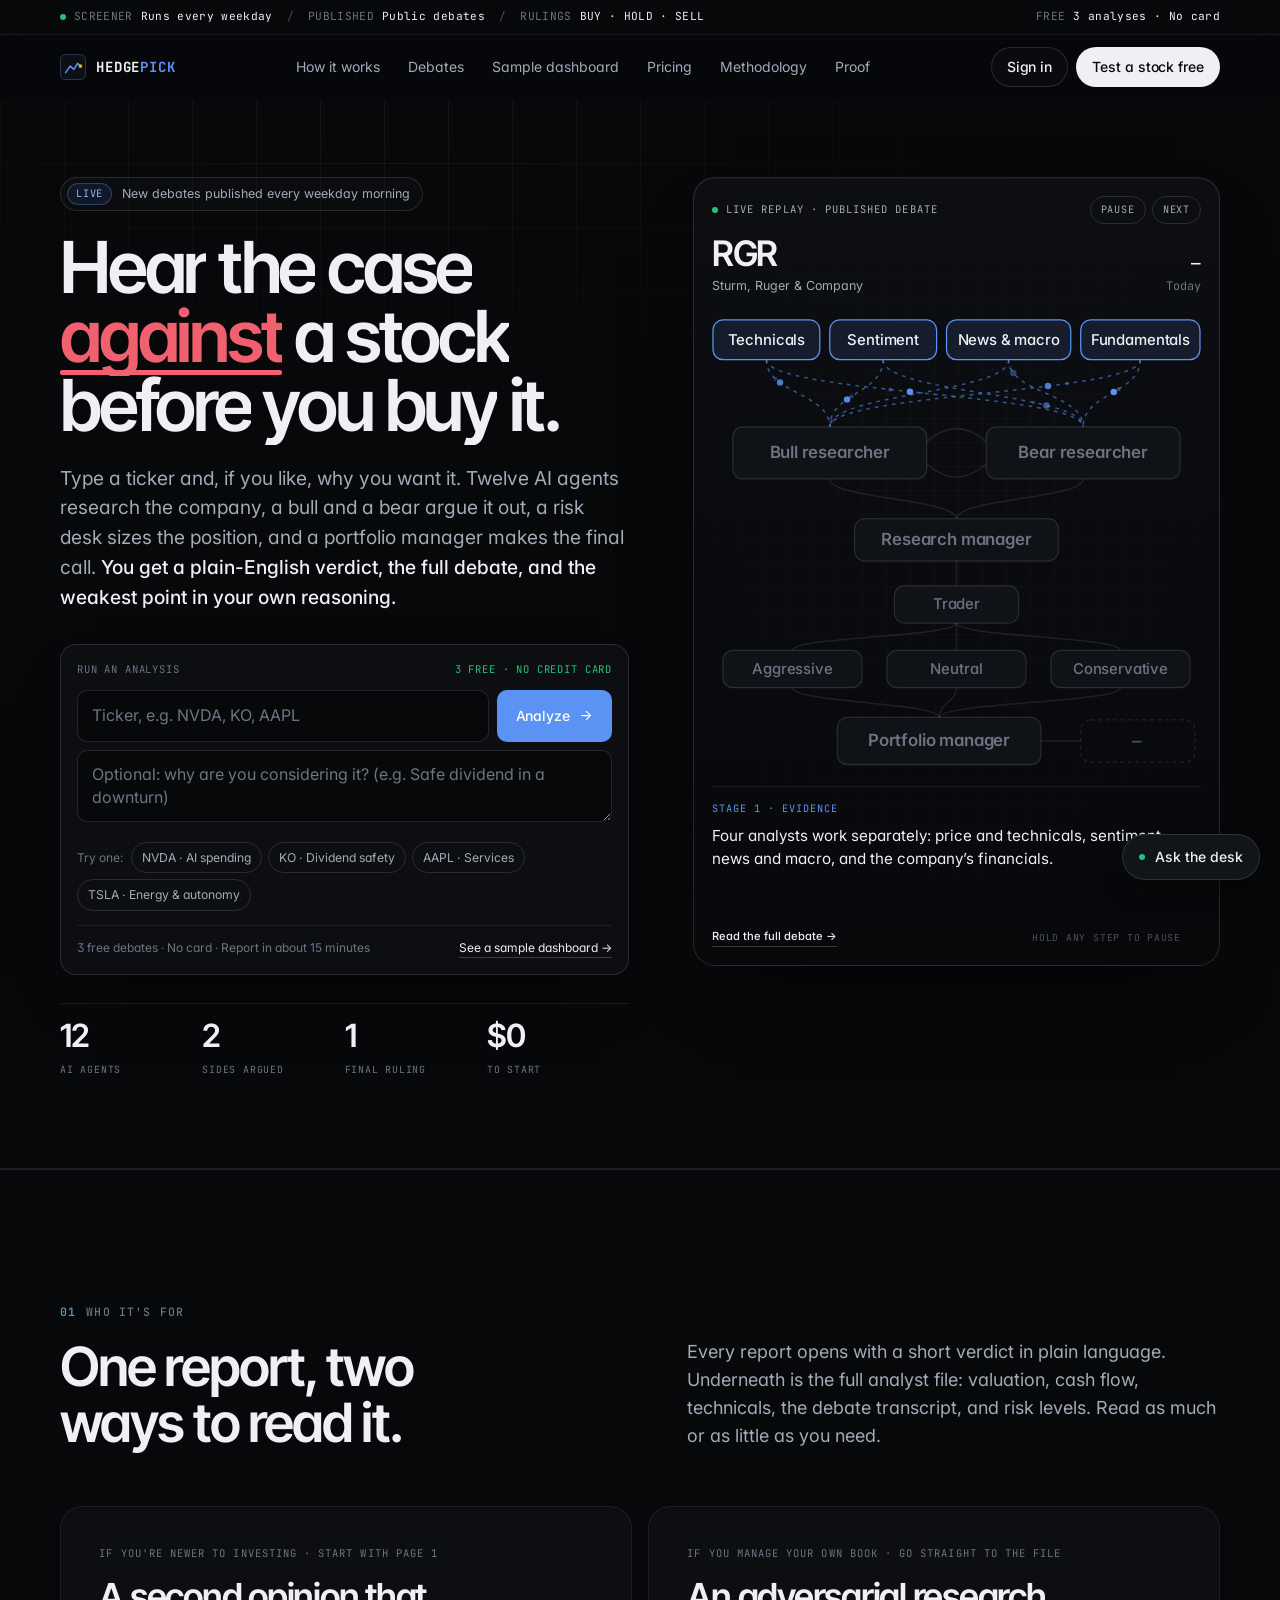
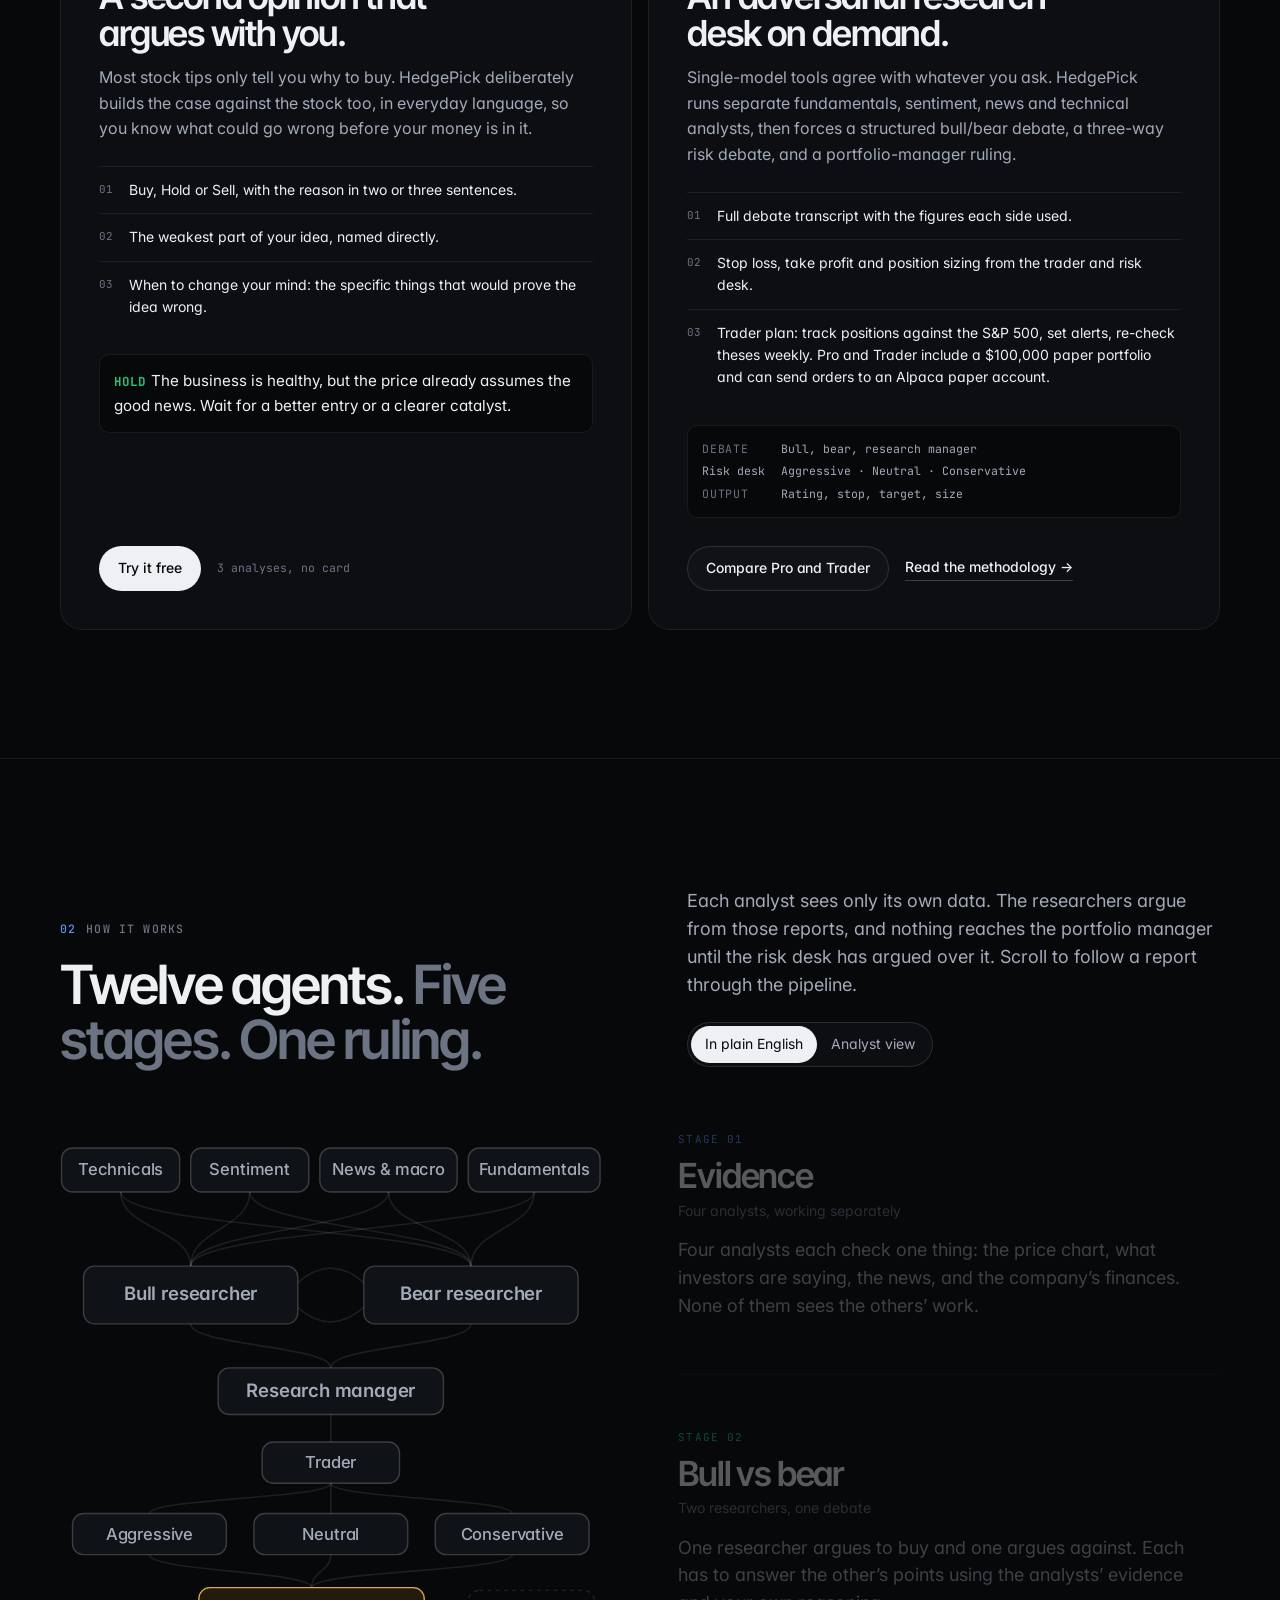
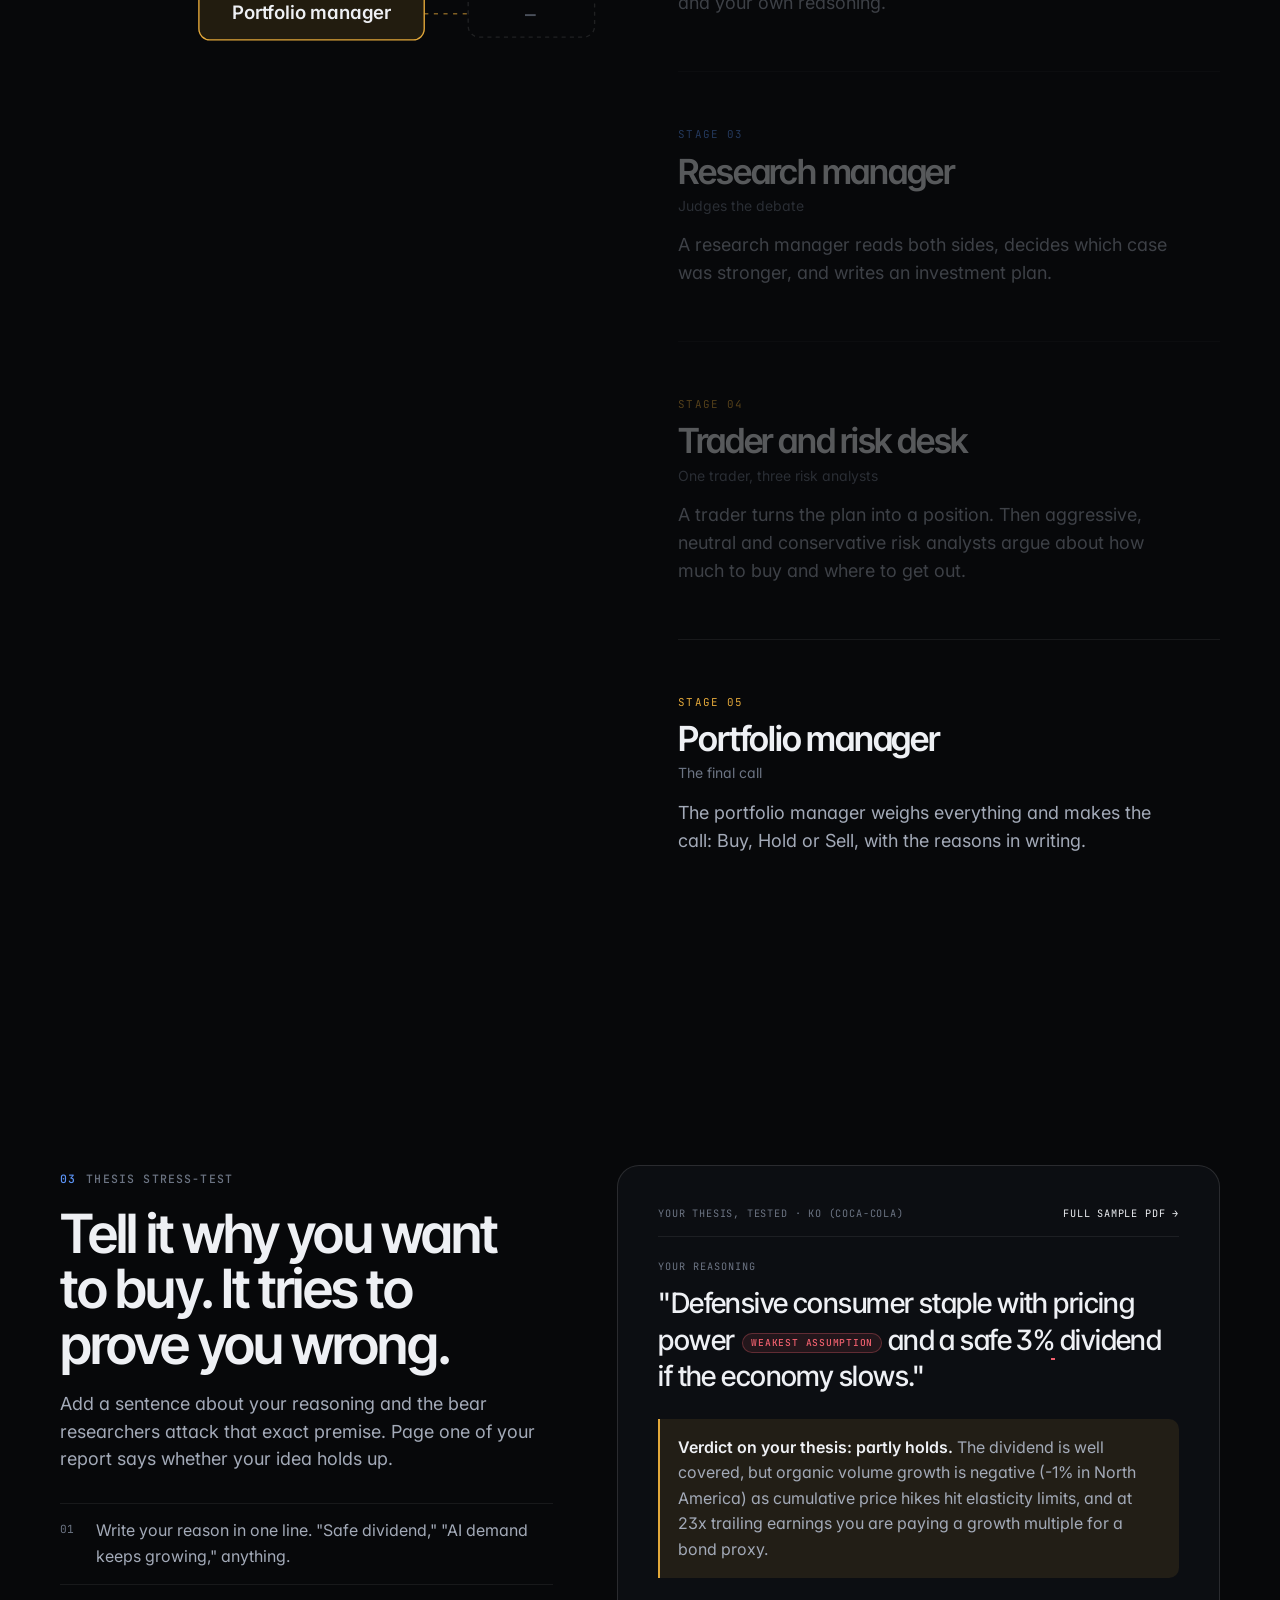
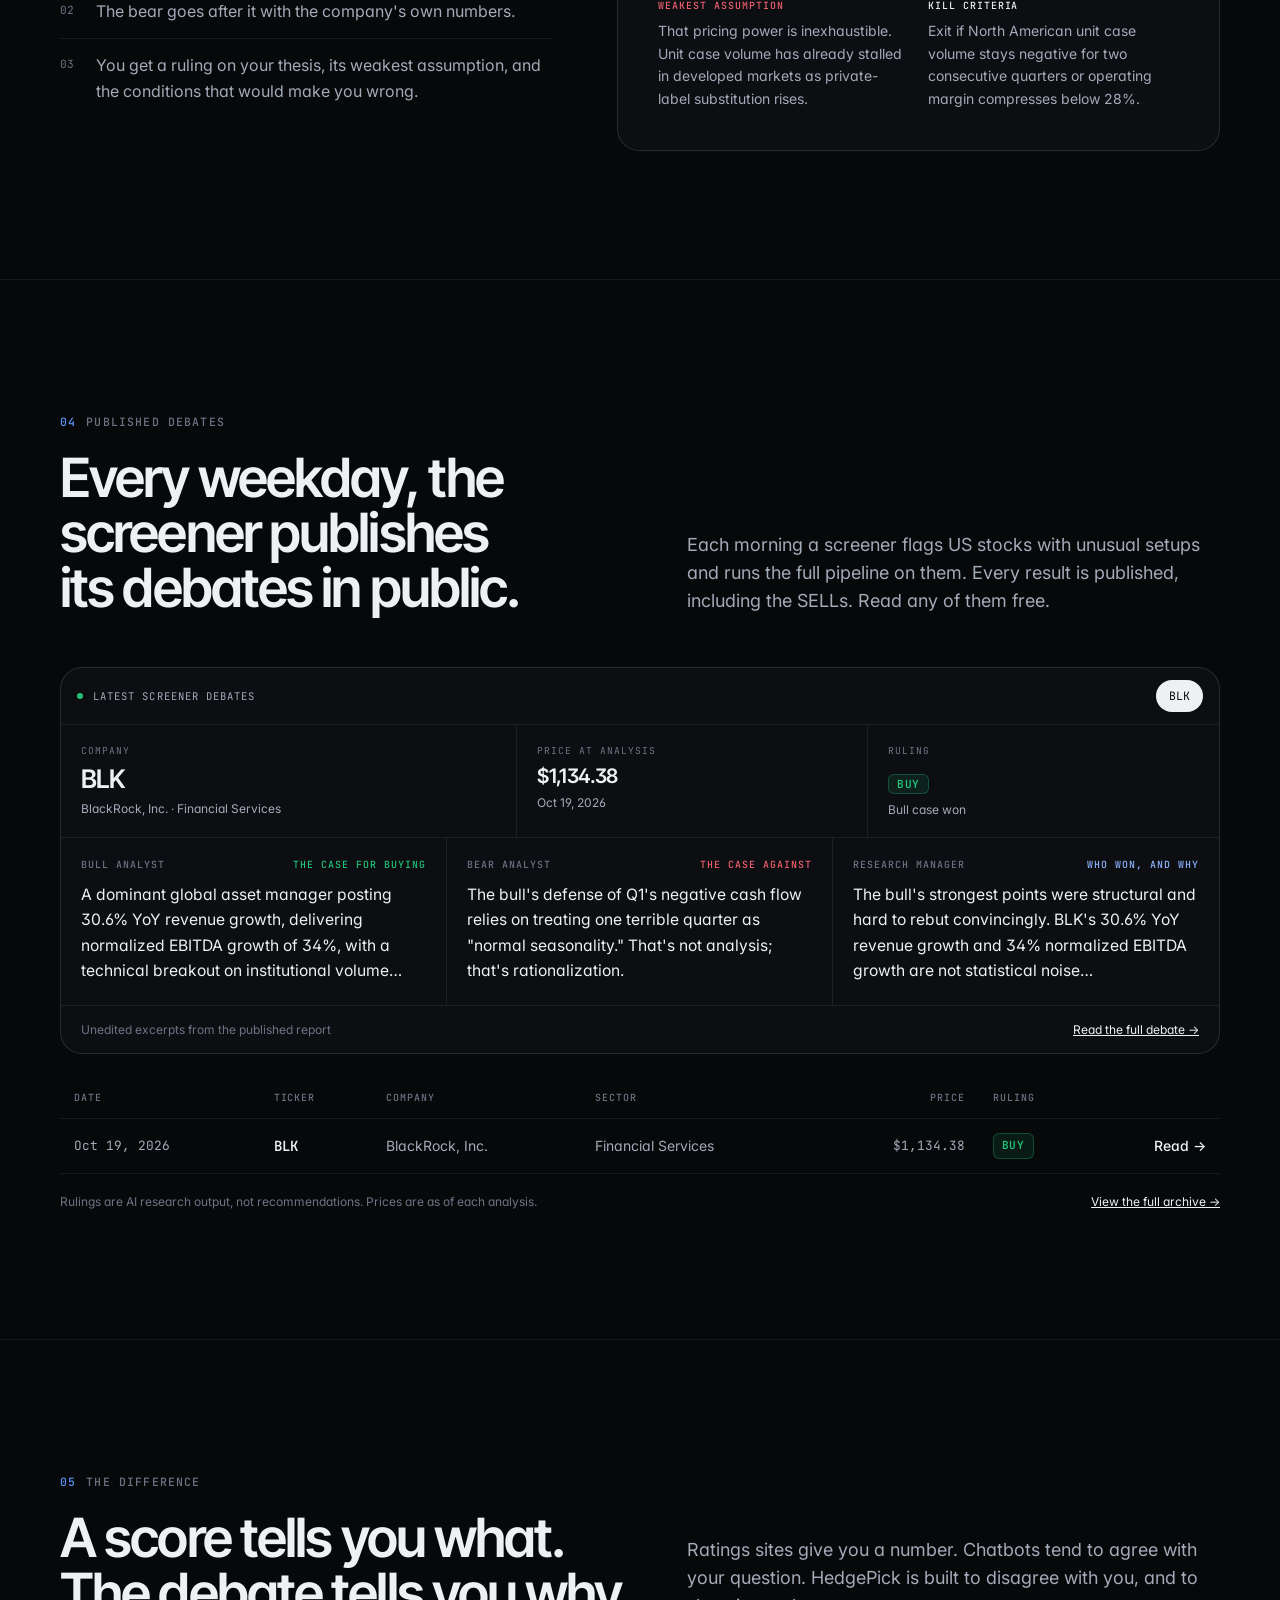
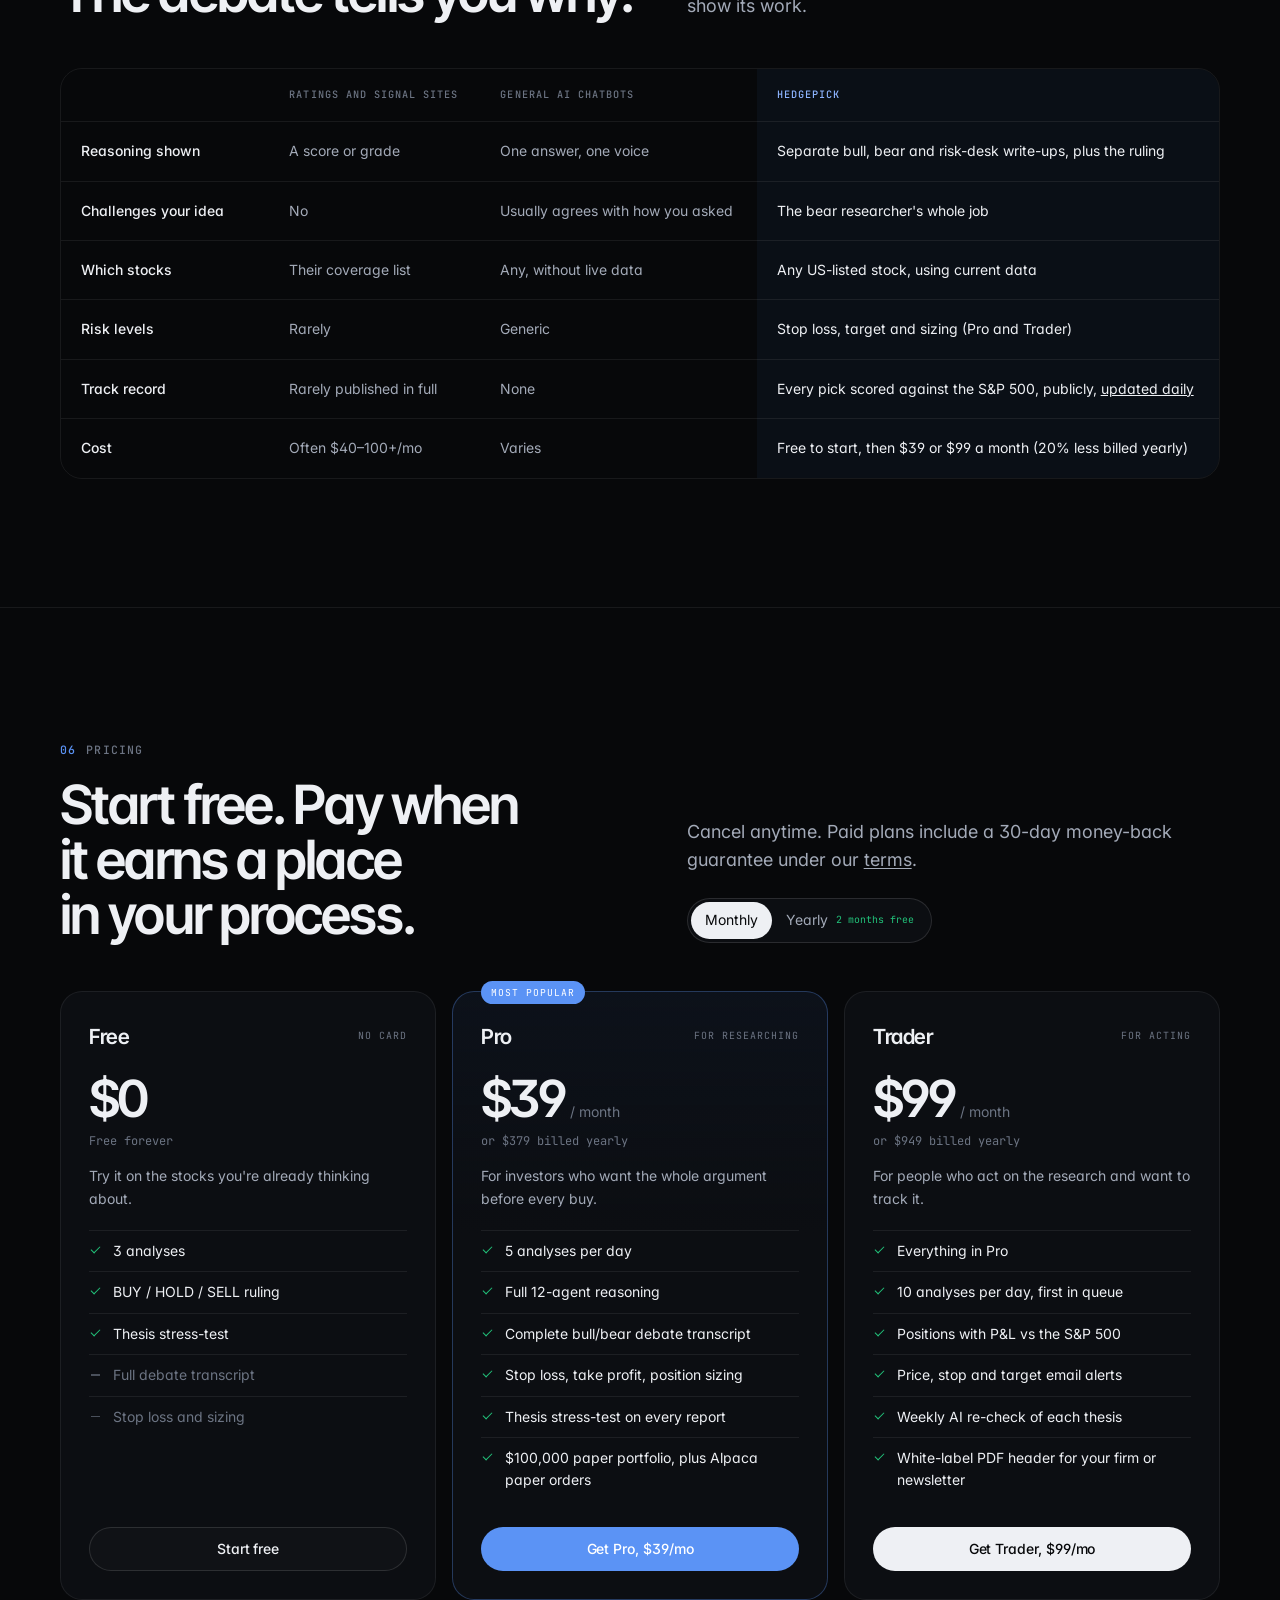
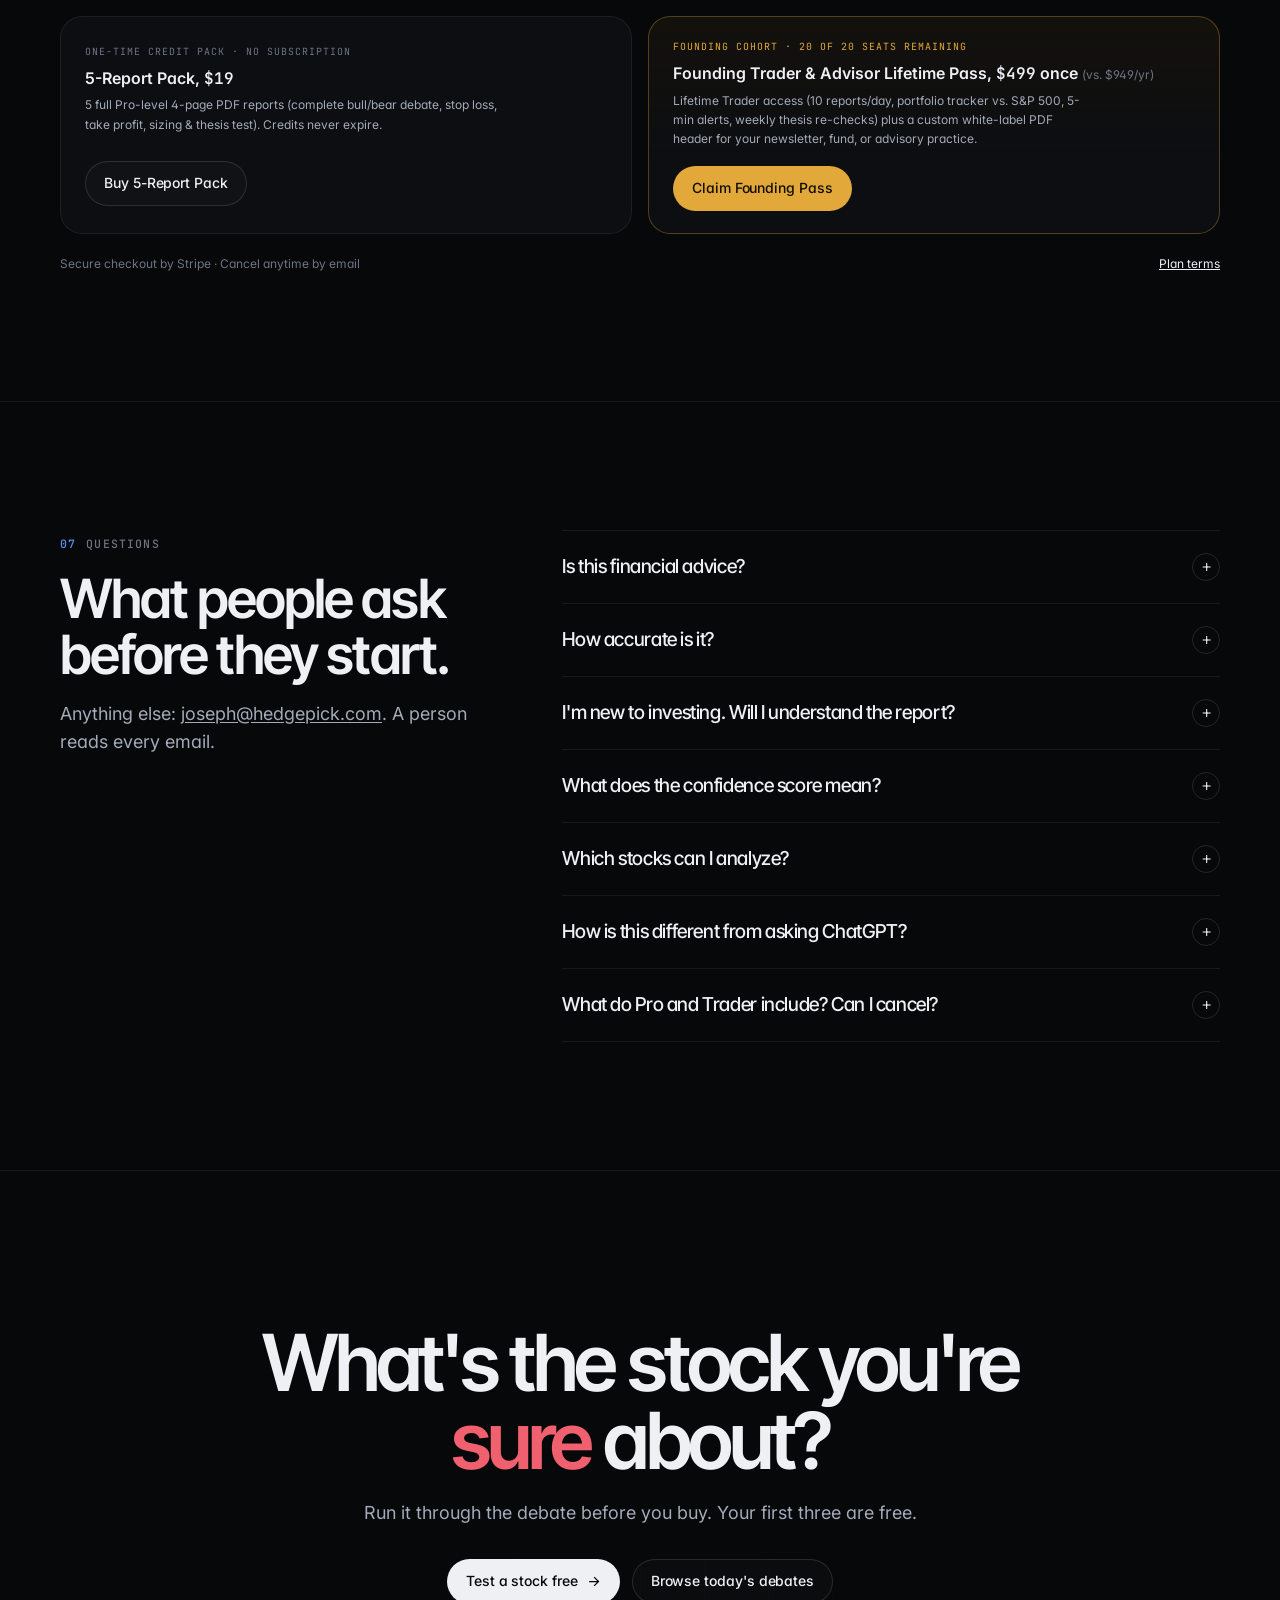
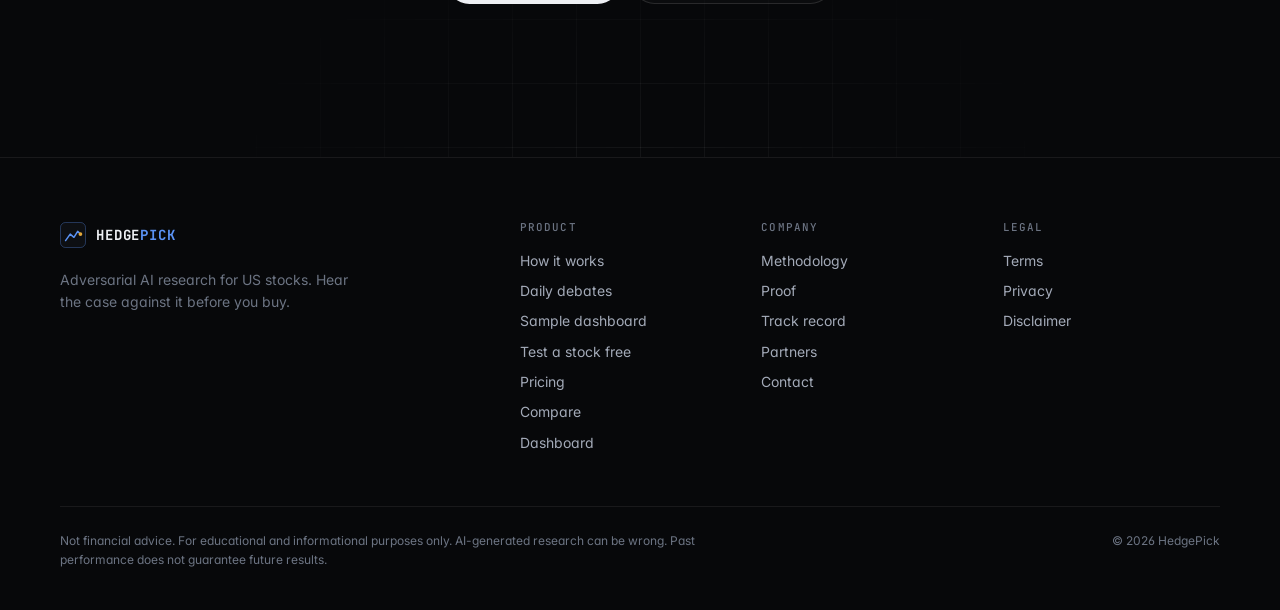
<file: index.html>
<!DOCTYPE html>
<html lang="en">
<head>
<meta charset="UTF-8">
<meta name="viewport" content="width=device-width, initial-scale=1.0, viewport-fit=cover">
<title>HedgePick — Hear the case against a stock before you buy it</title>
<meta name="description" content="Twelve AI agents research any US stock, a bull and a bear argue it out, and a portfolio manager rules Buy, Hold or Sell. Test your own thesis free.">
<link rel="canonical" href="https://hedgepick.com/">
<link rel="icon" type="image/x-icon" href="/favicon.ico">
<link rel="icon" type="image/svg+xml" href="/favicon.svg">
<link rel="icon" type="image/png" sizes="32x32" href="/favicon-32.png">
<link rel="icon" type="image/png" sizes="16x16" href="/favicon-16.png">
<link rel="apple-touch-icon" sizes="180x180" href="/favicon-180.png">
<meta name="theme-color" content="#07080a">
<meta property="og:type" content="website">
<meta property="og:site_name" content="HedgePick">
<meta property="og:title" content="HedgePick — Hear the case against a stock before you buy it">
<meta property="og:description" content="A bull and a bear argue every stock. A portfolio manager makes the call. Test your thesis free.">
<meta property="og:url" content="https://hedgepick.com/">
<meta property="og:image" content="https://hedgepick.com/og-image.png">
<meta property="og:image:width" content="1200">
<meta property="og:image:height" content="630">
<meta name="twitter:card" content="summary_large_image">
<meta name="twitter:title" content="HedgePick — Hear the case against a stock before you buy it">
<meta name="twitter:description" content="A bull and a bear argue every stock. A portfolio manager makes the call. Test your thesis free.">
<meta name="twitter:image" content="https://hedgepick.com/og-image.png">
<link rel="preconnect" href="https://fonts.googleapis.com">
<link rel="preconnect" href="https://fonts.gstatic.com" crossorigin>
<link href="https://fonts.googleapis.com/css2?family=Inter:wght@400;500;600&family=Inter+Tight:wght@500;600;700&family=JetBrains+Mono:wght@400;500;600&display=swap" rel="stylesheet">
<link rel="stylesheet" href="/assets/hp.css?v=5">
<script src="/assets/hp.js?v=5"></script>
<script async src="https://www.googletagmanager.com/gtag/js?id=G-W2VWCNQC6T"></script>
<script>window.dataLayer=window.dataLayer||[];function gtag(){dataLayer.push(arguments);}gtag('js',new Date());gtag('config','G-W2VWCNQC6T');</script>
<style>/* Home */
.hero{position:relative;padding:clamp(40px,6vw,88px) 0 clamp(56px,7vw,96px);overflow:hidden}
.hero::before{content:"";position:absolute;inset:-1px 0 auto 0;height:720px;background-image:linear-gradient(var(--line) 1px,transparent 1px),linear-gradient(90deg,var(--line) 1px,transparent 1px);background-size:64px 64px;-webkit-mask-image:radial-gradient(ellipse 70% 60% at 30% 0%,#000 10%,transparent 70%);mask-image:radial-gradient(ellipse 70% 60% at 30% 0%,#000 10%,transparent 70%);pointer-events:none;opacity:.7}
.hero-grid{position:relative;display:grid;grid-template-columns:minmax(0,1.08fr) minmax(0,1fr);grid-template-areas:"copy eng" "lead eng" "form eng";grid-template-rows:auto auto 1fr;column-gap:clamp(32px,5vw,72px);align-items:start}
.h-copy{grid-area:copy}.h-lead{grid-area:lead}.h-form{grid-area:form}.h-eng{grid-area:eng}
.pill{display:inline-flex;gap:10px;align-items:center;border:1px solid var(--line-2);border-radius:999px;padding:5px 12px 5px 6px;font-size:.78rem;color:var(--t2);text-decoration:none;background:rgba(255,255,255,.02);transition:border-color .2s}
.pill:hover{border-color:var(--line-3)}
.pill .t{font-family:var(--mono);font-size:.64rem;letter-spacing:.08em;text-transform:uppercase;background:var(--blue-dim);color:var(--blue-2);border:1px solid var(--blue-bd);padding:2px 8px;border-radius:999px}
.ht{font-size:clamp(2.6rem,1.2rem + 4.1vw,4.7rem);font-weight:600;letter-spacing:-.045em;line-height:.96;margin-top:22px;text-wrap:balance}
.ht .x{color:var(--red);position:relative;white-space:nowrap}
.ht .x::after{content:"";position:absolute;left:0;right:0;bottom:.06em;height:.07em;background:var(--red);border-radius:2px;transform-origin:left;transform:scaleX(0);animation:strike .9s var(--ease) 1.1s forwards}
@keyframes strike{to{transform:scaleX(1)}}
.ht .dim{color:var(--t3)}
.w{display:inline-block;overflow:hidden;vertical-align:bottom;padding-bottom:.08em;margin-bottom:-.08em}
.w > span{display:inline-block;transform:translateY(105%);animation:rise .9s var(--ease) forwards}
@keyframes rise{to{transform:none}}
.lead{font-size:clamp(1.05rem,.98rem + .3vw,1.2rem);color:var(--t2);max-width:50ch;margin-top:24px;line-height:1.55}
.lead b{color:var(--t1);font-weight:500}
.h-fade{opacity:0;animation:fadein .9s var(--ease) .55s forwards}
.h-fade.d2{animation-delay:.75s}.h-fade.d3{animation-delay:.95s}
@keyframes fadein{to{opacity:1}}

.form-box{margin-top:32px;background:var(--bg-1);border:1px solid var(--line-2);border-radius:var(--r3);padding:16px;box-shadow:0 30px 60px -30px rgba(0,0,0,.7)}
.fb-head{display:flex;justify-content:space-between;font-family:var(--mono);font-size:.66rem;letter-spacing:.08em;text-transform:uppercase;color:var(--t3);margin-bottom:12px}
.fb-head .g{color:var(--green)}
.frow{display:flex;gap:8px}
.inp{width:100%;background:var(--bg);border:1px solid var(--line-2);border-radius:var(--r2);padding:12px 14px;font:inherit;font-size:var(--base);color:var(--t1);transition:border-color .2s,box-shadow .2s}
.inp::placeholder{color:var(--t3)}
.inp:focus{outline:none;border-color:var(--blue);box-shadow:0 0 0 4px rgba(91,147,245,.12)}
.inp.tk{font-family:var(--mono);text-transform:uppercase;letter-spacing:.04em}
.inp.tk::placeholder{text-transform:none;letter-spacing:0;font-family:var(--sans)}
textarea.inp{resize:vertical;min-height:70px;margin-top:8px;line-height:1.45}
#temailRow{display:none;gap:8px;margin-top:8px}
.frow .btn,#temailRow .btn{border-radius:var(--r2);flex-shrink:0}
.chips{display:flex;flex-wrap:wrap;gap:6px;margin-top:12px;align-items:center}
.chips .lbl{font-size:var(--xs);color:var(--t3);margin-right:2px}
.chip{font-size:.76rem;padding:5px 10px;border:1px solid var(--line-2);border-radius:999px;color:var(--t2);transition:all .2s}
.chip:hover{border-color:var(--blue-bd);color:var(--t1);background:var(--blue-dim)}
.ires{display:none;margin-top:12px;padding:12px 14px;border-radius:var(--r2);background:var(--bg);border:1px solid var(--line-2)}
.ires-top{display:flex;gap:10px;align-items:center}
#is{font-family:var(--mono);font-weight:600}
#iv{font-family:var(--mono);font-size:.68rem;font-weight:600;padding:3px 8px;border-radius:var(--r1);letter-spacing:.05em}
#it{font-size:var(--sm);color:var(--t2);margin-top:6px}
.ires .up{display:inline-block;margin-top:8px;font-size:var(--sm);font-weight:500;cursor:pointer;color:var(--blue-2)}
.fnote{display:flex;justify-content:space-between;gap:12px;flex-wrap:wrap;margin-top:14px;padding-top:12px;border-top:1px solid var(--line);font-size:var(--xs);color:var(--t3)}
.fnote a{color:var(--t1);text-decoration:none;border-bottom:1px solid var(--line-3)}

.stats{display:grid;grid-template-columns:repeat(4,1fr);margin-top:28px;border-top:1px solid var(--line)}
.stats div{padding:16px 0 0}
.stats .v{font-family:var(--display);font-size:2rem;font-weight:600;letter-spacing:-.04em;line-height:1}
.stats .l{font-family:var(--mono);font-size:.62rem;letter-spacing:.08em;text-transform:uppercase;color:var(--t3);margin-top:8px;display:block}

/* Tape */
.tape{border-top:1px solid var(--line);border-bottom:1px solid var(--line);overflow:hidden;position:relative;background:var(--bg-1)}
.tape::before,.tape::after{content:"";position:absolute;top:0;bottom:0;width:90px;z-index:2;pointer-events:none}
.tape::before{left:0;background:linear-gradient(90deg,var(--bg-1),transparent)}.tape::after{right:0;background:linear-gradient(-90deg,var(--bg-1),transparent)}
.tape-in{display:flex;width:max-content;animation:tape 70s linear infinite}
.tape:hover .tape-in{animation-play-state:paused}
@keyframes tape{to{transform:translateX(-50%)}}
.tape a{display:inline-flex;gap:10px;align-items:center;padding:14px 26px;font-family:var(--mono);font-size:.76rem;text-decoration:none;white-space:nowrap;border-right:1px solid var(--line);color:var(--t2)}
.tape a .t{font-weight:600;color:var(--t1)}.tape a .d{color:var(--t3);font-size:.68rem}
.tape a:hover .t{color:var(--blue-2)}

/* Readers */
.readers{display:grid;grid-template-columns:repeat(2,minmax(0,1fr));gap:16px;margin-top:56px}
.rd{border:1px solid var(--line);border-radius:var(--r4);padding:clamp(24px,3vw,40px);background:var(--bg-1);display:flex;flex-direction:column;position:relative;overflow:hidden;transition:border-color .3s}
.rd:hover{border-color:var(--line-2)}
.rd .tag{font-family:var(--mono);font-size:.66rem;letter-spacing:.1em;text-transform:uppercase;color:var(--t3)}
.rd h3{font-size:clamp(1.6rem,1.2rem + 1.3vw,2.3rem);margin-top:16px;max-width:16ch}
.rd > p{margin-top:14px;color:var(--t2);max-width:48ch}
.rd ul{list-style:none;margin-top:24px}
.rd li{padding:12px 0;border-top:1px solid var(--line);display:grid;grid-template-columns:30px 1fr;font-size:var(--sm);color:var(--t1)}
.rd li span{font-family:var(--mono);font-size:.68rem;color:var(--t3);padding-top:2px}
.rd .acts{margin-top:auto;padding-top:28px;display:flex;gap:16px;align-items:center;flex-wrap:wrap}
.rd .mini{margin-top:24px;border:1px solid var(--line);border-radius:var(--r2);padding:14px;background:var(--bg)}
.mini-plain{font-size:.95rem;color:var(--t1)}
.mini-plain b{color:var(--green);font-family:var(--mono);font-size:.78rem;letter-spacing:.06em;margin-right:6px}
.mini-pro{font-family:var(--mono);font-size:.72rem;color:var(--t2);display:grid;grid-template-columns:auto 1fr;gap:4px 16px}
.mini-pro span:nth-child(odd){color:var(--t3);text-transform:uppercase;letter-spacing:.06em}

/* Scrollytelling pipeline */
.flow{display:grid;grid-template-columns:minmax(0,1fr) minmax(0,1fr);gap:clamp(32px,6vw,96px);margin-top:56px;align-items:start}
.flow-vis{position:sticky;top:96px}
.flow-steps{display:flex;flex-direction:column}
.fs{padding:clamp(28px,6vh,64px) 0;border-top:1px solid var(--line);opacity:.35;transition:opacity .5s}
.fs.on{opacity:1}
.fs:first-child{border-top:0;padding-top:8px}
.fs .no{font-family:var(--mono);font-size:.68rem;letter-spacing:.1em;text-transform:uppercase;color:var(--blue)}
.fs.s2 .no{color:var(--green)}.fs.s4 .no,.fs.s5 .no{color:var(--gold)}
.fs h3{font-size:clamp(1.6rem,1.2rem + 1.2vw,2.2rem);margin-top:10px}
.fs .who{font-size:var(--sm);color:var(--t3);margin-top:6px}
.fs p{margin-top:14px;color:var(--t2);font-size:var(--lg);max-width:46ch;line-height:1.55}
.fs .tech{display:none;font-family:var(--mono);font-size:.86rem;line-height:1.7}
.flow-wrap[data-view="tech"] .fs .plain{display:none}
.flow-wrap[data-view="tech"] .fs .tech{display:block}
.seg{display:inline-flex;border:1px solid var(--line-2);border-radius:999px;padding:3px;margin-top:24px;background:var(--bg-1)}
.seg button{padding:7px 14px;border-radius:999px;font-size:var(--sm);color:var(--t2);transition:background .25s,color .25s}
.seg button.on{background:var(--t1);color:var(--bg)}

/* Thesis memo */
.memo-grid{display:grid;grid-template-columns:minmax(0,.9fr) minmax(0,1.1fr);gap:clamp(32px,5vw,80px);align-items:start}
.steps{list-style:none;margin-top:30px;counter-reset:s}
.steps li{counter-increment:s;display:grid;grid-template-columns:36px 1fr;padding:14px 0;border-top:1px solid var(--line);color:var(--t2)}
.steps li::before{content:counter(s,decimal-leading-zero);font-family:var(--mono);font-size:.7rem;color:var(--t3);padding-top:3px}
.memo{background:var(--bg-1);border:1px solid var(--line-2);border-radius:var(--r4);padding:clamp(22px,3.2vw,40px);position:relative;overflow:hidden}
.memo-h{display:flex;justify-content:space-between;gap:12px;font-family:var(--mono);font-size:.64rem;letter-spacing:.08em;text-transform:uppercase;color:var(--t3);padding-bottom:14px;border-bottom:1px solid var(--line)}
.memo-h a{color:var(--t1);text-decoration:none}
.q-l{font-family:var(--mono);font-size:.64rem;letter-spacing:.1em;text-transform:uppercase;color:var(--t3);margin-top:22px}
.memo blockquote{font-family:var(--display);font-weight:500;letter-spacing:-.02em;font-size:clamp(1.3rem,1.05rem + .9vw,1.75rem);line-height:1.3;margin-top:10px}
.hl{position:relative;color:var(--t1)}
.hl::after{content:"";position:absolute;left:-2px;right:-2px;bottom:-3px;height:2px;background:var(--red);transform:scaleX(0);transform-origin:left;transition:transform 1s var(--ease) .5s}
.memo.in .hl::after{transform:scaleX(1)}
.hl i{position:relative;display:inline-block;vertical-align:.35em;margin-left:8px;line-height:1.2;transform:translateY(4px);font-style:normal;font-family:var(--mono);font-size:.6rem;letter-spacing:.08em;text-transform:uppercase;background:var(--red-dim);color:var(--red);border:1px solid var(--red-bd);padding:3px 8px;border-radius:999px;opacity:0;transition:opacity .5s 1.3s,transform .5s 1.3s var(--ease);white-space:nowrap}
.memo.in .hl i{opacity:1;transform:none}
.ruling{margin-top:24px;padding:16px 18px;border-left:2px solid var(--gold);background:var(--gold-dim);border-radius:0 var(--r2) var(--r2) 0;color:var(--t2)}
.ruling b{color:var(--t1);font-weight:600}
.memo-2{display:grid;grid-template-columns:1fr 1fr;gap:18px;margin-top:20px}
.memo-2 > div{font-size:var(--sm);color:var(--t2)}
.memo-2 h5{font-family:var(--mono);font-size:.62rem;letter-spacing:.1em;text-transform:uppercase;font-weight:500;margin-bottom:6px}
.memo-2 .wk h5{color:var(--red)}.memo-2 .kc h5{color:var(--t1)}

/* Record */
.term{margin-top:52px;border:1px solid var(--line-2);border-radius:var(--r4);overflow:hidden;background:var(--bg-1)}
.term-top{display:flex;justify-content:space-between;align-items:center;gap:16px;padding:12px 16px;border-bottom:1px solid var(--line);flex-wrap:wrap}
.term-ttl{display:flex;gap:10px;align-items:center;font-family:var(--mono);font-size:.66rem;letter-spacing:.1em;text-transform:uppercase;color:var(--t2)}
.tabs{display:flex;gap:4px;flex-wrap:wrap}
.tab{font-family:var(--mono);font-size:.72rem;padding:6px 12px;border-radius:999px;color:var(--t2);border:1px solid transparent;transition:all .2s}
.tab:hover{color:var(--t1);border-color:var(--line-2)}
.tab.on{background:var(--t1);color:var(--bg)}
.term-meta{display:grid;grid-template-columns:1.3fr 1fr 1fr;border-bottom:1px solid var(--line)}
.term-meta > div{padding:18px 20px;border-right:1px solid var(--line)}
.term-meta > div:last-child{border-right:0}
.tl{font-family:var(--mono);font-size:.6rem;letter-spacing:.1em;text-transform:uppercase;color:var(--t3)}
.tm{font-family:var(--display);font-size:1.6rem;font-weight:600;letter-spacing:-.03em;margin-top:6px;line-height:1.1}
.ts{font-size:var(--xs);color:var(--t2);margin-top:6px}
.term-body{display:grid;grid-template-columns:1fr 1fr 1fr}
.tb{padding:22px 20px;border-right:1px solid var(--line)}
.tb:last-child{border-right:0}
.tb h4{font-family:var(--mono);font-size:.62rem;letter-spacing:.1em;text-transform:uppercase;font-weight:500;display:flex;justify-content:space-between;gap:8px;color:var(--t3)}
.tb.b h4 .r{color:var(--green)}.tb.s h4 .r{color:var(--red)}.tb.j h4 .r{color:var(--blue-2)}
.tb p{font-size:.98rem;line-height:1.6;margin-top:12px;color:var(--t1)}
.term-f{display:flex;justify-content:space-between;gap:12px;padding:14px 20px;border-top:1px solid var(--line);font-size:var(--xs);color:var(--t3);flex-wrap:wrap}
.term-f a{color:var(--t1)}
.log{width:100%;border-collapse:collapse;margin-top:24px;font-size:var(--sm)}
.log th{font-family:var(--mono);font-size:.62rem;letter-spacing:.1em;text-transform:uppercase;color:var(--t3);font-weight:500;text-align:left;padding:12px 14px;border-bottom:1px solid var(--line)}
.log td{padding:14px;border-bottom:1px solid var(--line);color:var(--t2)}
.log tbody tr{transition:background .2s}
.log tbody tr:hover{background:rgba(255,255,255,.02)}
.log .tk{font-family:var(--mono);font-weight:600;color:var(--t1)}
.log .px,.log .dt{font-family:var(--mono);font-size:.8rem}
.log .r{text-align:right}
.log .rd{color:var(--t1);text-decoration:none;font-weight:500;padding:0;border:0;background:none;display:inline}
.log .rd:hover{color:var(--blue-2)}
.log-f{display:flex;justify-content:space-between;gap:12px;margin-top:18px;font-size:var(--xs);color:var(--t3);flex-wrap:wrap}
.log-f a{color:var(--t1)}

/* Compare */
.cmp-wrap{margin-top:48px;overflow-x:auto;border:1px solid var(--line);border-radius:var(--r4)}
.cmp{width:100%;border-collapse:collapse;min-width:720px}
.cmp th,.cmp td{text-align:left;padding:18px 20px;border-bottom:1px solid var(--line);vertical-align:top;font-size:var(--sm)}
.cmp tr:last-child td{border-bottom:0}
.cmp th{font-family:var(--mono);font-size:.64rem;letter-spacing:.1em;text-transform:uppercase;color:var(--t3);font-weight:500}
.cmp td:first-child{font-weight:500;color:var(--t1);width:18%}
.cmp td{color:var(--t2)}
.cmp .us{background:rgba(91,147,245,.05);color:var(--t1)}
.cmp th.us{color:var(--blue-2)}

/* Pricing */
.bill{display:inline-flex;border:1px solid var(--line-2);border-radius:999px;padding:3px;background:var(--bg-1);margin-top:24px}
.bill button{padding:7px 14px;border-radius:999px;font-size:var(--sm);color:var(--t2);transition:background .25s,color .25s;display:inline-flex;gap:8px;align-items:center}
.bill button.on{background:var(--t1);color:var(--bg)}
.bill .sv{font-family:var(--mono);font-size:.62rem;color:var(--green)}
.plans{display:grid;grid-template-columns:repeat(3,minmax(0,1fr));gap:16px;margin-top:48px}
.plan{border:1px solid var(--line);border-radius:var(--r4);padding:28px;background:var(--bg-1);display:flex;flex-direction:column;position:relative}
.plan.feat{border-color:var(--blue-bd);background:linear-gradient(180deg,rgba(91,147,245,.07),var(--bg-1) 40%)}
.plan.feat::before{content:"Most popular";position:absolute;top:-11px;left:28px;font-family:var(--mono);font-size:.6rem;letter-spacing:.1em;text-transform:uppercase;background:var(--blue);color:#fff;padding:4px 10px;border-radius:999px}
.p-top{display:flex;justify-content:space-between;align-items:center}
.p-name{font-family:var(--display);font-size:1.3rem;font-weight:600;letter-spacing:-.02em}
.p-tag{font-family:var(--mono);font-size:.62rem;letter-spacing:.1em;text-transform:uppercase;color:var(--t3)}
.p-price{margin-top:20px;display:flex;align-items:baseline;gap:6px;flex-wrap:wrap}
.p-price .n{font-family:var(--display);font-size:3.2rem;font-weight:600;line-height:1;letter-spacing:-.05em}
.p-price .per{font-size:var(--sm);color:var(--t3)}
.p-sub{font-size:var(--xs);color:var(--t3);margin-top:8px;font-family:var(--mono)}
.p-for{margin-top:14px;color:var(--t2);font-size:var(--sm);min-height:3em}
.p-list{list-style:none;margin:20px 0 26px}
.p-list li{padding:9px 0 9px 24px;border-top:1px solid var(--line);font-size:var(--sm);position:relative;color:var(--t1)}
.p-list li::before{content:"";position:absolute;left:2px;top:15px;width:9px;height:5px;border-left:1.5px solid var(--green);border-bottom:1.5px solid var(--green);transform:rotate(-45deg)}
.p-list li.off{color:var(--t3)}
.p-list li.off::before{border:0;height:1.5px;width:9px;background:var(--t4);transform:none;top:19px}
.plan .btn{margin-top:auto;width:100%}
.extras{display:grid;grid-template-columns:1fr 1fr;gap:16px;margin-top:16px}
.extra{border:1px solid var(--line);border-radius:var(--r4);padding:22px 24px;display:flex;justify-content:space-between;align-items:center;gap:18px;flex-wrap:wrap;background:var(--bg-1)}
.extra.fd{border-color:var(--gold-bd);background:linear-gradient(180deg,rgba(227,168,58,.06),var(--bg-1) 70%)}
.extra .k{font-family:var(--mono);font-size:.62rem;letter-spacing:.1em;text-transform:uppercase;color:var(--t3)}
.extra.fd .k{color:var(--gold)}
.extra .h{font-weight:600;margin-top:6px}
.extra .d{font-size:var(--xs);color:var(--t2);margin-top:4px;max-width:52ch}
.p-note{display:flex;justify-content:space-between;gap:12px;margin-top:20px;font-size:var(--xs);color:var(--t3);flex-wrap:wrap}
.p-note a{color:var(--t1)}

/* FAQ */
.faq{display:grid;grid-template-columns:minmax(0,.8fr) minmax(0,1.2fr);gap:clamp(32px,5vw,80px)}
.fq{border-top:1px solid var(--line)}
.fi{border-bottom:1px solid var(--line)}
.fqb{width:100%;text-align:left;padding:22px 0;display:flex;justify-content:space-between;gap:20px;font-family:var(--display);font-weight:500;font-size:1.2rem;letter-spacing:-.02em;line-height:1.3;align-items:center;transition:color .2s}
.fqb:hover{color:var(--blue-2)}
.fqb .ic{font-family:var(--sans);font-size:1.1rem;font-weight:300;transition:transform .35s var(--ease),background .2s;flex-shrink:0;width:28px;height:28px;border:1px solid var(--line-2);border-radius:50%;display:flex;align-items:center;justify-content:center}
.fi.open .ic{transform:rotate(45deg);background:var(--t1);color:var(--bg)}
.fa{display:grid;grid-template-rows:0fr;transition:grid-template-rows .45s var(--ease)}
.fa > div{overflow:hidden;color:var(--t2);max-width:62ch}
.fi.open .fa{grid-template-rows:1fr}
.fi.open .fa > div{padding-bottom:24px}

/* Close */
.close{padding:clamp(90px,12vw,160px) 0;text-align:center;position:relative;overflow:hidden;border-top:1px solid var(--line)}
.close::before{content:"";position:absolute;inset:0;background-image:linear-gradient(var(--line) 1px,transparent 1px),linear-gradient(90deg,var(--line) 1px,transparent 1px);background-size:64px 64px;-webkit-mask-image:radial-gradient(ellipse 50% 60% at 50% 100%,#000,transparent 70%);mask-image:radial-gradient(ellipse 50% 60% at 50% 100%,#000,transparent 70%);opacity:.8}
.close > *{position:relative}
.close h2{font-size:clamp(2.6rem,1.4rem + 4.4vw,5.2rem);max-width:16ch;margin:0 auto;letter-spacing:-.05em;line-height:.98}
.close h2 .x{color:var(--red)}
.close p{color:var(--t2);margin-top:20px;font-size:var(--lg)}
.close .acts{display:flex;gap:12px;justify-content:center;margin-top:32px;flex-wrap:wrap}

/* Desk */
.desk-btn{position:fixed;right:20px;bottom:20px;z-index:60;background:var(--bg-2);color:var(--t1);border:1px solid var(--line-2);border-radius:999px;padding:11px 16px;font-size:var(--sm);font-weight:500;display:flex;gap:10px;align-items:center;box-shadow:0 12px 30px -10px rgba(0,0,0,.7);transition:transform .25s var(--ease),border-color .2s}
.desk-btn:hover{transform:translateY(-2px);border-color:var(--line-3)}
.desk{position:fixed;right:20px;bottom:20px;z-index:61;width:min(380px,calc(100vw - 24px));max-height:min(600px,calc(100vh - 40px));background:var(--bg-1);border:1px solid var(--line-2);border-radius:var(--r3);box-shadow:0 30px 60px -20px rgba(0,0,0,.8);display:flex;flex-direction:column;opacity:0;pointer-events:none;transform:translateY(12px) scale(.98);transition:opacity .25s,transform .35s var(--ease)}
.desk.open{opacity:1;pointer-events:auto;transform:none}
.desk-h{display:flex;justify-content:space-between;align-items:flex-start;padding:16px 18px;border-bottom:1px solid var(--line)}
.desk-h .t{font-weight:600;display:flex;gap:8px;align-items:center}
.desk-h .s{font-size:var(--xs);color:var(--t3);margin-top:3px}
.mx{font-size:var(--xs);color:var(--t2);border:1px solid var(--line-2);border-radius:999px;padding:5px 12px}
.mx:hover{color:var(--t1);border-color:var(--line-3)}
.desk-log{flex:1;overflow-y:auto;padding:16px 18px;display:flex;flex-direction:column;gap:10px;min-height:160px}
.dm{font-size:var(--sm);line-height:1.5;padding:10px 12px;border-radius:12px;max-width:92%}
.dm.a{background:var(--bg-3);color:var(--t2);align-self:flex-start}
.dm.a a{color:var(--blue-2)}
.dm.u{background:var(--blue);color:#fff;align-self:flex-end}
.dm.sys{color:var(--t3);font-size:var(--xs);align-self:flex-start;padding:4px 0}
.desk-sug{display:flex;flex-wrap:wrap;gap:6px;padding:0 18px 12px}
.desk-sug button{font-size:.74rem;padding:5px 10px;border:1px solid var(--line-2);border-radius:999px;color:var(--t2)}
.desk-sug button:hover{border-color:var(--line-3);color:var(--t1)}
.desk-f{padding:12px 18px 14px;border-top:1px solid var(--line)}
.desk-row{display:flex;gap:8px}
.desk-row .btn{border-radius:var(--r2)}
.desk-esc{display:none;flex-direction:column;gap:8px}
.desk-esc.on{display:flex}
.desk-links{display:flex;justify-content:space-between;margin-top:10px;font-size:.7rem;color:var(--t3)}
.desk-links button{text-decoration:underline;text-underline-offset:2px;font-size:.7rem;color:var(--t2)}

/* Modals */
.mb{position:fixed;inset:0;z-index:100;background:rgba(0,0,0,.6);backdrop-filter:blur(6px);display:none;align-items:center;justify-content:center;padding:16px}
.mb.open{display:flex}
.mp{background:var(--bg-1);border:1px solid var(--line-2);border-radius:var(--r4);width:100%;max-height:calc(100vh - 32px);overflow-y:auto;box-shadow:0 40px 80px -20px rgba(0,0,0,.8)}
.mh{display:flex;justify-content:space-between;align-items:center;padding:16px 20px;border-bottom:1px solid var(--line)}
.mh .t{font-family:var(--display);font-weight:600;font-size:1.2rem;letter-spacing:-.02em}
.mbody{padding:20px}
.mbody .plans{margin-top:0;gap:10px}
.mbody .plan{padding:18px}
.mbody .plan.feat::before{display:none}
.mbody .p-price .n{font-size:2rem}

@media(max-width:1020px){
  .hero-grid{grid-template-columns:1fr;grid-template-areas:"copy" "eng" "lead" "form";grid-template-rows:auto}
  .h-eng{margin-top:28px;max-width:620px}
  .flow{grid-template-columns:1fr}
  .flow-vis{position:relative;top:auto;z-index:auto;background:none;padding:10px 0 8px;margin:0 -4px}
  .flow-vis .eng-stage{max-width:420px;margin:0 auto}
  .fs{padding:36px 0;opacity:1}
}
@media(max-width:820px){
  .readers,.memo-grid,.faq,.plans,.extras{grid-template-columns:1fr}
  .term-meta,.term-body{grid-template-columns:1fr}
  .term-meta > div,.tb{border-right:0;border-bottom:1px solid var(--line)}
  .tb:last-child{border-bottom:0}
  .log .c-sec,.log .c-dt{display:none}
}
@media(max-width:560px){
  .frow{flex-direction:column}
  .frow .btn{width:100%}
  #temailRow{flex-direction:column}
  .memo-2{grid-template-columns:1fr}
  .stats .v{font-size:1.5rem}
  .stats .l{font-size:.56rem}
  .log td,.log th{padding:12px 8px}
  .log td.px,.log th.c-px{display:none}
  .cmp{min-width:0}.cmp th:nth-child(2),.cmp td:nth-child(2){display:none}
  .cmp th,.cmp td{padding:14px 12px}
  .fqb{font-size:1.05rem}
  .extra .btn{width:100%}
  .desk-btn{right:12px;bottom:12px;padding:10px 14px}
  .flow-vis .eng-stage{max-width:300px}
  .pill{display:none}
  .ht{margin-top:4px}
  .desk-btn{opacity:0;pointer-events:none;transition:opacity .3s,transform .25s}
  body.past .desk-btn{opacity:1;pointer-events:auto}
}
@media(prefers-reduced-motion:reduce){
  .w > span{transform:none;animation:none}
  .h-fade{opacity:1;animation:none}
  .ht .x::after{transform:scaleX(1);animation:none}
  .tape-in{animation:none}.tape{overflow-x:auto}
}

/* track-record proof strip */
.tr-strip{display:grid;grid-template-columns:auto 1fr auto;gap:6px 18px;align-items:center;margin:0 0 28px;padding:16px 20px;border:1px solid var(--line,rgba(127,127,127,.25));border-radius:12px;text-decoration:none;color:inherit;background:var(--paper,transparent)}
.tr-strip[hidden]{display:none}
.tr-strip:hover{border-color:var(--gold,#C9A84C)}
.tr-k{font:600 11px/1 'JetBrains Mono',ui-monospace,monospace;letter-spacing:.08em;text-transform:uppercase;color:var(--gold,#C9A84C)}
.tr-t{font-size:15px;line-height:1.45}
.tr-t b{font-family:'JetBrains Mono',ui-monospace,monospace;font-weight:600}
.tr-l{font-size:14px;font-weight:600;white-space:nowrap;display:flex;flex-direction:column;gap:6px;align-items:flex-end}.tr-l a{color:inherit;text-decoration:none}.tr-l a:hover{color:var(--gold,#C9A84C)}.tr-l a+a{font-weight:500;font-size:13px;opacity:.8}
.tr-n{grid-column:1/-1;font-size:11.5px;opacity:.6}
@media(max-width:720px){.tr-strip{grid-template-columns:1fr}.tr-l{white-space:normal;align-items:flex-start}}
</style>
</head>
<body>
<a class="skip" href="#main">Skip to content</a>
<div class="ribbon" role="region" aria-label="Screener status">
  <div class="ribbon-in">
    <div class="rgrp">
      <span class="rk"><span class="dot"></span><span class="k">Screener</span><span class="v" id="rbDate">Runs every weekday</span></span>
      <span class="rsep hide-sm">/</span>
      <span class="rk hide-sm"><span class="k">Published</span><span class="v" id="rbCount">Public debates</span></span>
      <span class="rsep hide-sm">/</span>
      <span class="rk hide-sm"><span class="k">Rulings</span><span class="v" id="rbMix">BUY · HOLD · SELL</span></span>
    </div>
    <div class="rgrp"><span class="rk"><span class="k">Free</span><span class="v">3 analyses · No card</span></span></div>
  </div>
</div>
<header class="hdr" id="hdr">
  <div class="hdr-in">
    <a href="/" class="brand" aria-label="HedgePick home"><svg viewBox="0 0 28 28" fill="none" aria-hidden="true"><rect width="28" height="28" rx="6" fill="#0d0f13"/><rect x=".5" y=".5" width="27" height="27" rx="5.5" stroke="rgba(91,147,245,.35)"/><path class="ln" d="M6 20L11 13L15 16.5L19 10L22 13" stroke="#5b93f5" stroke-width="1.6" stroke-linecap="round" stroke-linejoin="round"/><circle cx="22" cy="13" r="2" fill="#e3a83a"/></svg><span>HEDGE<em>PICK</em></span></a>
    <nav class="nav" aria-label="Primary">
      <a href="#how">How it works</a>
      <a href="/analysis">Debates</a>
      <a href="/sample">Sample dashboard</a>
      <a href="#pricing">Pricing</a>
      <a href="/system">Methodology</a>
      <a href="/proof">Proof</a>
    </nav>
    <div class="hdr-act">
      <button type="button" class="btn btn-ghost" data-out onclick="showSignIn()">Sign in</button>
      <a href="/start" class="btn btn-pri" data-out>Test a stock free</a>
      <a href="/dashboard" class="btn btn-pri" data-in style="display:none">Open dashboard</a>
      <button class="ham" id="ham" onclick="toggleMenu()" aria-label="Open menu" aria-expanded="false"><span></span><span></span><span></span></button>
    </div>
  </div>
</header>
<nav class="mmenu" id="mmenu" aria-label="Mobile">
  <a href="#how" onclick="closeMenu()">How it works</a>
  <a href="/analysis">Debates</a>
  <a href="/sample">Sample dashboard</a>
  <a href="#pricing" onclick="closeMenu()">Pricing</a>
  <a href="/system">Methodology</a>
  <a href="/proof">Proof</a>
  <a href="/partners">Partners</a>
  <a href="#" data-out onclick="closeMenu();showSignIn();return false;">Sign in</a>
  <a href="/dashboard" data-in style="display:none">Dashboard</a>
  <a href="/start" class="btn btn-pri" data-out>Test a stock free</a>
  <a href="/dashboard" class="btn btn-pri" data-in style="display:none">Open dashboard</a>
</nav>
<main id="main">
<section class="hero">
  <div class="wrap hero-grid">
    <div class="h-copy">
      <a class="pill h-fade" href="/analysis"><span class="t">Live</span>New debates published every weekday morning</a>
      <h1 class="ht" data-split aria-label="Hear the case against a stock before you buy it.">Hear the case <span class="x">against</span> a stock before you buy it.</h1>

    </div>
    <div class="h-lead">
      <p class="lead h-fade d2">Type a ticker and, if you like, why you want it. Twelve AI agents research the company, a bull and a bear argue it out, a risk desk sizes the position, and a portfolio manager makes the final call. <b>You get a plain-English verdict, the full debate, and the weakest point in your own reasoning.</b></p>
    </div>
    <div class="h-eng h-fade d2">
      <div class="eng" id="engHero" aria-label="Replay of a published HedgePick debate">
        <div class="eng-top"><span class="l"><span class="dot"></span>Live replay · Published debate</span><span class="eng-ctl"><button type="button" class="eng-pause" aria-pressed="false">Pause</button><button type="button" class="eng-next">Next</button></span></div>
        <div class="eng-doc"><div><div class="eng-tk">RGR</div><div class="eng-nm">Sturm, Ruger &amp; Company</div></div><div class="eng-pr"><span class="eng-px">—</span><span class="eng-dt">Today</span></div></div>
        <div class="eng-stage"></div>
        <div class="eng-cap" aria-live="off"><div class="eng-cap-k">Stage 1 · Evidence</div><div class="eng-cap-t">Four analysts work separately: price and technicals, sentiment, news and macro, and the company’s financials.</div></div>
        <div class="eng-foot"><a class="eng-link" href="/analysis">Read the full debate →</a><span class="eng-dots"></span></div>
      </div>
    </div>
    <div class="h-form h-fade d3">
      <div class="form-box" id="try">
        <div class="fb-head"><span>Run an analysis</span><span class="g">3 free · No credit card</span></div>
        <div class="frow">
          <label for="tin" class="sr">Stock ticker</label>
          <input class="inp tk" id="tin" type="text" maxlength="8" placeholder="Ticker, e.g. NVDA, KO, AAPL" autocomplete="off" autocapitalize="characters">
          <button class="btn btn-blue" onclick="go()">Analyze
            <svg viewBox="0 0 24 24" fill="none" stroke="currentColor" stroke-width="2" aria-hidden="true"><path d="M5 12h14M13 5l7 7-7 7"/></svg>
          </button>
        </div>
        <label for="tthesis" class="sr">Your reasoning (optional)</label>
        <textarea class="inp" id="tthesis" rows="2" maxlength="600" placeholder="Optional: why are you considering it? (e.g. Safe dividend in a downturn)"></textarea>
        <div id="temailRow">
          <label for="temail" class="sr">Email</label>
          <input class="inp" id="temail" type="email" placeholder="Your email. We send a sign-in link and your PDF report">
          <button class="btn btn-blue" onclick="go()">Send link</button>
        </div>
        <div class="g-wrap" id="tgW" hidden><div class="g-or">or skip the email</div><div class="g-btn" id="tgBtn" style="margin-top:12px"></div></div>
        <div class="chips">
          <span class="lbl">Try one:</span>
          <button type="button" class="chip" onclick="fillSample('NVDA','Hyperscaler AI spending keeps accelerating through 2027, so the forward P/E is cheap relative to earnings growth.')">NVDA · AI spending</button>
          <button type="button" class="chip" onclick="fillSample('KO','Defensive consumer staple with pricing power and a safe 3% dividend if the economy slows.')">KO · Dividend safety</button>
          <button type="button" class="chip" onclick="fillSample('AAPL','Services margin expansion and an upgrade cycle more than offset slower China hardware sales.')">AAPL · Services</button>
          <button type="button" class="chip" onclick="fillSample('TSLA','Energy storage growth and autonomy optionality justify the premium over traditional automakers.')">TSLA · Energy &amp; autonomy</button>
        </div>
        <div class="ires" id="ires">
          <div class="ires-top"><span id="is"></span><span id="iv"></span></div>
          <p id="it"></p>
          <span class="up" onclick="openPricingModal()">See what Pro and Trader add →</span>
        </div>
        <div class="fnote"><span>3 free debates · No card · Report in about 15 minutes</span><a href="/sample">See a sample dashboard →</a></div>
      </div>
      <div class="stats" id="stats">
        <div><span class="v" data-n="12">12</span><span class="l">AI agents</span></div>
        <div><span class="v" data-n="2">2</span><span class="l">Sides argued</span></div>
        <div><span class="v" data-n="1">1</span><span class="l">Final ruling</span></div>
        <div><span class="v">$0</span><span class="l">To start</span></div>
      </div>
    </div>
  </div>
</section>

<div class="tape" aria-label="Recent rulings"><div class="tape-in" id="tape"></div></div>
<section class="sec" id="for">
  <div class="wrap">
    <div class="sec-h rv">
      <div>
        <div class="kick"><b>01</b> Who it's for</div>
        <h2 class="st">One report, two ways to read it.</h2>
      </div>
      <p class="sd">Every report opens with a short verdict in plain language. Underneath is the full analyst file: valuation, cash flow, technicals, the debate transcript, and risk levels. Read as much or as little as you need.</p>
    </div>
    <div class="readers">
      <article class="rd rv">
        <div class="tag">If you're newer to investing · Start with page 1</div>
        <h3>A second opinion that argues with you.</h3>
        <p>Most stock tips only tell you why to buy. HedgePick deliberately builds the case against the stock too, in everyday language, so you know what could go wrong before your money is in it.</p>
        <ul>
          <li><span>01</span>Buy, Hold or Sell, with the reason in two or three sentences.</li>
          <li><span>02</span>The weakest part of your idea, named directly.</li>
          <li><span>03</span>When to change your mind: the specific things that would prove the idea wrong.</li>
        </ul>
        <div class="mini"><div class="mini-plain"><b>HOLD</b>The business is healthy, but the price already assumes the good news. Wait for a better entry or a clearer catalyst.</div></div>
        <div class="acts"><a href="#try" class="btn btn-pri">Try it free</a><span class="mono" style="font-size:.72rem;color:var(--t3)">3 analyses, no card</span></div>
      </article>
      <article class="rd rv">
        <div class="tag">If you manage your own book · Go straight to the file</div>
        <h3>An adversarial research desk on demand.</h3>
        <p>Single-model tools agree with whatever you ask. HedgePick runs separate fundamentals, sentiment, news and technical analysts, then forces a structured bull/bear debate, a three-way risk debate, and a portfolio-manager ruling.</p>
        <ul>
          <li><span>01</span>Full debate transcript with the figures each side used.</li>
          <li><span>02</span>Stop loss, take profit and position sizing from the trader and risk desk.</li>
          <li><span>03</span>Trader plan: track positions against the S&amp;P 500, set alerts, re-check theses weekly. Pro and Trader include a $100,000 paper portfolio and can send orders to an Alpaca paper account.</li>
        </ul>
        <div class="mini"><div class="mini-pro"><span>Debate</span>Bull, bear, research manager<span>Risk desk</span>Aggressive · Neutral · Conservative<span>Output</span>Rating, stop, target, size</div></div>
        <div class="acts"><a href="#pricing" class="btn btn-ghost">Compare Pro and Trader</a><a href="/system" class="lnk">Read the methodology →</a></div>
      </article>
    </div>
  </div>
</section>

<section class="sec rule" id="how">
  <div class="wrap flow-wrap" id="flowWrap" data-view="plain">
    <div class="sec-h rv">
      <div>
        <div class="kick"><b>02</b> How it works</div>
        <h2 class="st">Twelve agents. <span class="dim">Five stages. One ruling.</span></h2>
      </div>
      <div>
        <p class="sd">Each analyst sees only its own data. The researchers argue from those reports, and nothing reaches the portfolio manager until the risk desk has argued over it. Scroll to follow a report through the pipeline.</p>
        <div class="seg" role="group" aria-label="Choose how to read the stages">
          <button type="button" class="on" data-v="plain" aria-pressed="true">In plain English</button>
          <button type="button" data-v="tech" aria-pressed="false">Analyst view</button>
        </div>
      </div>
    </div>
    <div class="flow">
      <div class="flow-vis"><div class="eng flat" id="engFlow"><div class="eng-stage"></div></div></div>
      <div class="flow-steps">
      <div class="fs s1" data-stage="1">
        <div class="no">Stage 01</div>
        <h3>Evidence</h3>
        <div class="who">Four analysts, working separately</div>
        <p class="plain">Four analysts each check one thing: the price chart, what investors are saying, the news, and the company’s finances. None of them sees the others’ work.</p>
        <p class="tech">Market: trend vs 50/200-day averages, MACD, RSI, Bollinger, volume. Sentiment: social and retail positioning. News: company events, guidance, macro and sector catalysts. Fundamentals: revenue and EPS trend, margins, FCF, leverage, valuation.</p>
      </div>
      <div class="fs s2" data-stage="7">
        <div class="no">Stage 02</div>
        <h3>Bull vs bear</h3>
        <div class="who">Two researchers, one debate</div>
        <p class="plain">One researcher argues to buy and one argues against. Each has to answer the other’s points using the analysts’ evidence and your own reasoning.</p>
        <p class="tech">Adversarial rebuttal between bull and bear researchers, built on the four analyst reports and the user’s thesis. Each side must address the other’s strongest claim.</p>
      </div>
      <div class="fs s3" data-stage="4">
        <div class="no">Stage 03</div>
        <h3>Research manager</h3>
        <div class="who">Judges the debate</div>
        <p class="plain">A research manager reads both sides, decides which case was stronger, and writes an investment plan.</p>
        <p class="tech">Scores the debate on evidence rather than rhetoric, states which arguments carried, and produces a written investment plan for the trader.</p>
      </div>
      <div class="fs s4" data-stage="5">
        <div class="no">Stage 04</div>
        <h3>Trader and risk desk</h3>
        <div class="who">One trader, three risk analysts</div>
        <p class="plain">A trader turns the plan into a position. Then aggressive, neutral and conservative risk analysts argue about how much to buy and where to get out.</p>
        <p class="tech">Trader proposal with entry, stop loss and take profit. Three-way risk debate on position size relative to volatility, drawdown and event risk.</p>
      </div>
      <div class="fs s5" data-stage="6">
        <div class="no">Stage 05</div>
        <h3>Portfolio manager</h3>
        <div class="who">The final call</div>
        <p class="plain">The portfolio manager weighs everything and makes the call: Buy, Hold or Sell, with the reasons in writing.</p>
        <p class="tech">Final BUY / HOLD / SELL rating with written rationale, position sizing and risk levels. Every ruling is published as-is, including the SELLs.</p>
      </div>
      </div>
    </div>
  </div>
</section>
<!-- THESIS -->
<section class="sec" id="thesis">
  <div class="wrap memo-grid">
    <div class="rv">
      <div class="kick"><b>03</b> Thesis stress-test</div>
      <h2 class="st">Tell it why you want to buy. It tries to prove you wrong.</h2>
      <p class="sd">Add a sentence about your reasoning and the bear researchers attack that exact premise. Page one of your report says whether your idea holds up.</p>
      <ol class="steps">
        <li>Write your reason in one line. "Safe dividend," "AI demand keeps growing," anything.</li>
        <li>The bear goes after it with the company's own numbers.</li>
        <li>You get a ruling on your thesis, its weakest assumption, and the conditions that would make you wrong.</li>
      </ol>
    </div>
    <div class="memo rv" id="memo">
      <div class="memo-h"><span>Your thesis, tested · KO (Coca-Cola)</span><a href="/sample-report-ko.pdf" target="_blank" rel="noopener">Full sample PDF →</a></div>
      <div class="q-l">Your reasoning</div>
      <blockquote>"Defensive consumer staple with <span class="hl">pricing power<i aria-hidden="true">Weakest assumption</i></span> and a safe 3% dividend if the economy slows."</blockquote>
      <p class="ruling"><b>Verdict on your thesis: partly holds.</b> The dividend is well covered, but organic volume growth is negative (-1% in North America) as cumulative price hikes hit elasticity limits, and at 23x trailing earnings you are paying a growth multiple for a bond proxy.</p>
      <div class="memo-2">
        <div class="wk"><h5>Weakest assumption</h5>That pricing power is inexhaustible. Unit case volume has already stalled in developed markets as private-label substitution rises.</div>
        <div class="kc"><h5>Kill criteria</h5>Exit if North American unit case volume stays negative for two consecutive quarters or operating margin compresses below 28%.</div>
      </div>
    </div>
  </div>
</section>

<section class="sec rule" id="debates">
  <div class="wrap">
    <div class="sec-h rv">
      <div>
        <div class="kick"><b>04</b> Published debates</div>
        <h2 class="st">Every weekday, the screener publishes its debates in public.</h2>
      </div>
      <p class="sd">Each morning a screener flags US stocks with unusual setups and runs the full pipeline on them. Every result is published, including the SELLs. Read any of them free.</p>
    </div>

    <div class="term rv" aria-label="Latest published debate">
      <div class="term-top">
        <div class="term-ttl"><span class="dot"></span><span id="tmLabel">Latest screener debates</span></div>
        <div class="tabs" id="tmTabs" role="tablist" aria-label="Choose a debate"><button type="button" class="tab on">BLK</button></div>
      </div>
      <div class="term-meta">
        <div><div class="tl">Company</div><div class="tm" id="tmTicker">BLK</div><div class="ts" id="tmName">BlackRock, Inc. · Financial Services</div></div>
        <div><div class="tl">Price at analysis</div><div class="tm mono" style="font-size:1.25rem" id="tmPrice">$1,134.38</div><div class="ts" id="tmDate">Oct 19, 2026</div></div>
        <div><div class="tl">Ruling</div><div class="tm"><span class="vb BUY" id="tmVerdict">BUY</span></div><div class="ts" id="tmVerdictPlain">Bull case won</div></div>
      </div>
      <div class="term-body">
        <div class="tb b"><h4><span>Bull analyst</span><span class="r">The case for buying</span></h4><p id="tmBull">A dominant global asset manager posting 30.6% YoY revenue growth, delivering normalized EBITDA growth of 34%, with a technical breakout on institutional volume…</p></div>
        <div class="tb s"><h4><span>Bear analyst</span><span class="r">The case against</span></h4><p id="tmBear">The bull's defense of Q1's negative cash flow relies on treating one terrible quarter as "normal seasonality." That's not analysis; that's rationalization.</p></div>
        <div class="tb j"><h4><span>Research manager</span><span class="r">Who won, and why</span></h4><p id="tmJudge">The bull's strongest points were structural and hard to rebut convincingly. BLK's 30.6% YoY revenue growth and 34% normalized EBITDA growth are not statistical noise…</p></div>
      </div>
      <div class="term-f"><span>Unedited excerpts from the published report</span><a href="/analysis/BLK/2026-10-19" id="tmLink">Read the full debate →</a></div>
    </div>

    <table class="log rv">
      <thead><tr><th class="c-dt">Date</th><th>Ticker</th><th>Company</th><th class="c-sec">Sector</th><th class="r">Price</th><th>Ruling</th><th class="r"><span class="sr">Link</span></th></tr></thead>
      <tbody id="logBody">
        <tr><td class="dt c-dt">Oct 19, 2026</td><td class="tk">BLK</td><td>BlackRock, Inc.</td><td class="c-sec">Financial Services</td><td class="px r">$1,134.38</td><td><span class="vb BUY">BUY</span></td><td class="r"><a class="rd" href="/analysis/BLK/2026-10-19">Read →</a></td></tr>
      </tbody>
    </table>
    <div class="log-f"><span>Rulings are AI research output, not recommendations. Prices are as of each analysis.</span><a href="/analysis">View the full archive →</a></div>
  </div>
</section>

<!-- COMPARE -->
<section class="sec rule" id="compare">
  <div class="wrap">
    <div class="sec-h rv">
      <div>
        <div class="kick"><b>05</b> The difference</div>
        <h2 class="st">A score tells you what. The debate tells you why.</h2>
      </div>
      <p class="sd">Ratings sites give you a number. Chatbots tend to agree with your question. HedgePick is built to disagree with you, and to show its work.</p>
    </div>
    <div class="cmp-wrap rv">
      <table class="cmp">
        <thead><tr><th></th><th>Ratings and signal sites</th><th>General AI chatbots</th><th class="us">HedgePick</th></tr></thead>
        <tbody>
          <tr><td>Reasoning shown</td><td>A score or grade</td><td>One answer, one voice</td><td class="us">Separate bull, bear and risk-desk write-ups, plus the ruling</td></tr>
          <tr><td>Challenges your idea</td><td>No</td><td>Usually agrees with how you asked</td><td class="us">The bear researcher's whole job</td></tr>
          <tr><td>Which stocks</td><td>Their coverage list</td><td>Any, without live data</td><td class="us">Any US-listed stock, using current data</td></tr>
          <tr><td>Risk levels</td><td>Rarely</td><td>Generic</td><td class="us">Stop loss, target and sizing (Pro and Trader)</td></tr>
          <tr><td>Track record</td><td>Rarely published in full</td><td>None</td><td class="us">Every pick scored against the S&amp;P 500, publicly, <a href="/track-record">updated daily</a></td></tr>
          <tr><td>Cost</td><td>Often $40–100+/mo</td><td>Varies</td><td class="us">Free to start, then $39 or $99 a month (20% less billed yearly)</td></tr>
        </tbody>
      </table>
    </div>
  </div>
</section>

<!-- PRICING -->
<section class="sec rule" id="pricing">
  <div class="wrap">
    <div class="sec-h rv">
      <div>
        <div class="kick"><b>06</b> Pricing</div>
        <h2 class="st">Start free. Pay when it earns a place in your process.</h2>
      </div>
      <div>
        <p class="sd">Cancel anytime. Paid plans include a 30-day money-back guarantee under our <a href="/terms" style="text-underline-offset:2px">terms</a>.</p>
        <div class="bill" style="margin-top:24px"><button type="button" class="on" data-bill="m" onclick="setBill('m')">Monthly</button><button type="button" data-bill="a" onclick="setBill('a')">Yearly <span class="sv">2 months free</span></button></div>
      </div>
    </div>
    <div class="tr-strip rv" id="trStrip" hidden>
      <span class="tr-k">Track record</span>
      <span class="tr-t">Model portfolio of the screener's top 5 daily picks, each held one month: <b id="trHp">–</b> vs <b id="trSpy">–</b> for the S&amp;P 500 on the same days, since June 2026.</span>
      <span class="tr-l"><a href="/proof">See the proof →</a><a href="/proof#compare">How we compare →</a><a href="/proof/research">What the record taught us →</a></span>
      <small class="tr-n">Hypothetical results before fees and slippage. Past performance does not predict future returns.</small>
    </div>
    <div class="plans">
      <div class="plan rv">
        <div class="p-top"><span class="p-name">Free</span><span class="p-tag">No card</span></div>
        <div class="p-price"><span class="n">$0</span></div>
        <div class="p-sub">Free forever</div>
        <p class="p-for">Try it on the stocks you're already thinking about.</p>
        <ul class="p-list"><li>3 analyses</li><li>BUY / HOLD / SELL ruling</li><li>Thesis stress-test</li><li class="off">Full debate transcript</li><li class="off">Stop loss and sizing</li></ul>
        <a href="#try" class="btn btn-ghost">Start free</a>
      </div>
      <div class="plan feat rv">
        <div class="p-top"><span class="p-name">Pro</span><span class="p-tag">For researching</span></div>
        <div class="p-price"><span class="n" data-m="$39" data-a="$379">$39</span><span class="per" data-m="/ month" data-a="/ year">/ month</span></div>
        <div class="p-sub" data-m="or $379 billed yearly" data-a="about $31.58 a month">or $379 billed yearly</div>
        <p class="p-for">For investors who want the whole argument before every buy.</p>
        <ul class="p-list"><li>5 analyses per day</li><li>Full 12-agent reasoning</li><li>Complete bull/bear debate transcript</li><li>Stop loss, take profit, position sizing</li><li>Thesis stress-test on every report</li><li>$100,000 paper portfolio, plus Alpaca paper orders</li></ul>
        <a href="https://buy.stripe.com/9B6cN70K9gSJgv14Er4AU06" class="btn btn-blue" data-plan="pro" data-m="https://buy.stripe.com/9B6cN70K9gSJgv14Er4AU06" data-a="https://buy.stripe.com/aFaeVffF31XPemT0ob4AU07" data-lm="Get Pro, $39/mo" data-la="Get Pro, $379/yr">Get Pro, $39/mo</a>
      </div>
      <div class="plan rv">
        <div class="p-top"><span class="p-name">Trader</span><span class="p-tag">For acting</span></div>
        <div class="p-price"><span class="n" data-m="$99" data-a="$949">$99</span><span class="per" data-m="/ month" data-a="/ year">/ month</span></div>
        <div class="p-sub" data-m="or $949 billed yearly" data-a="about $79.08 a month">or $949 billed yearly</div>
        <p class="p-for">For people who act on the research and want to track it.</p>
        <ul class="p-list"><li>Everything in Pro</li><li>10 analyses per day, first in queue</li><li>Positions with P&amp;L vs the S&amp;P 500</li><li>Price, stop and target email alerts</li><li>Weekly AI re-check of each thesis</li><li>White-label PDF header for your firm or newsletter</li></ul>
        <a href="https://buy.stripe.com/dRmcN79gF7i9emTfj54AU08" class="btn btn-pri" data-plan="trader" data-m="https://buy.stripe.com/dRmcN79gF7i9emTfj54AU08" data-a="https://buy.stripe.com/eVq14pcsRbyp3If5Iv4AU09" data-lm="Get Trader, $99/mo" data-la="Get Trader, $949/yr">Get Trader, $99/mo</a>
      </div>
    </div>
    <div class="extras">
      <div class="extra rv">
        <div>
          <div class="k">One-time credit pack · No subscription</div>
          <div class="h">5-Report Pack, <span class="mono">$19</span></div>
          <div class="d">5 full Pro-level 4-page PDF reports (complete bull/bear debate, stop loss, take profit, sizing &amp; thesis test). Credits never expire.</div>
        </div>
        <a href="https://buy.stripe.com/6oU14pdwVcCt0w37QD4AU0a" class="btn btn-ghost" data-plan="pack5">Buy 5-Report Pack</a>
      </div>
      <div class="extra fd rv">
        <div>
          <div class="k">Founding cohort · <span id="fdSeatsLeft">20</span> of 20 seats remaining</div>
          <div class="h">Founding Trader &amp; Advisor Lifetime Pass, <span class="mono">$499</span> once <span style="font-weight:400;color:var(--t3);font-size:var(--xs)">(vs. $949/yr)</span></div>
          <div class="d">Lifetime Trader access (10 reports/day, portfolio tracker vs. S&amp;P 500, 5-min alerts, weekly thesis re-checks) plus a custom white-label PDF header for your newsletter, fund, or advisory practice.</div>
        </div>
        <a href="https://buy.stripe.com/aFa00lboN6e57Yv9YL4AU0b" class="btn btn-gold" data-plan="founding">Claim Founding Pass</a>
      </div>
    </div>
    <div class="p-note"><span>Secure checkout by Stripe · Cancel anytime by email</span><a href="/terms">Plan terms</a></div>
  </div>
</section>

<!-- FAQ -->
<section class="sec rule" id="faq">
  <div class="wrap faq">
    <div class="rv">
      <div class="kick"><b>07</b> Questions</div>
      <h2 class="st">What people ask before they start.</h2>
      <p class="sd">Anything else: <a href="mailto:joseph@hedgepick.com" style="text-underline-offset:2px">joseph@hedgepick.com</a>. A person reads every email.</p>
    </div>
    <div class="fq">
      <div class="fi"><button class="fqb" onclick="faq(this)" aria-expanded="false">Is this financial advice?<span class="ic">+</span></button><div class="fa"><div>No. HedgePick is an educational research tool. The analysts work from publicly available data and produce research-style output. Nothing here is a recommendation to buy or sell. Do your own due diligence and consult a licensed advisor before investing.</div></div></div>
      <div class="fi"><button class="fqb" onclick="faq(this)" aria-expanded="false">How accurate is it?<span class="ic">+</span></button><div class="fa"><div>We don't publish an accuracy figure, because we haven't measured one we can stand behind. Earlier versions of this page showed percentages that weren't backed by a rigorous test; we removed them. What HedgePick does do is show its work: the bull case, the bear case, the risks and the reasoning, so you judge the argument instead of trusting a number. If we publish a track record, it will be dated, complete (misses included) and linked from this page.</div></div></div>
      <div class="fi"><button class="fqb" onclick="faq(this)" aria-expanded="false">I'm new to investing. Will I understand the report?<span class="ic">+</span></button><div class="fa"><div>Yes. Page one is a short verdict in plain language: the ruling, why, the weakest part of your idea, and what would change the picture. The detailed analyst sections come after, for when you want to go deeper.</div></div></div>
      <div class="fi"><button class="fqb" onclick="faq(this)" aria-expanded="false">What does the confidence score mean?<span class="ic">+</span></button><div class="fa"><div>It's the AI's own rating of how one-sided the evidence looked after the debate. A high score means the bull and bear cases weren't close. It is not a probability that the stock will go up or down, and it hasn't been checked against real outcomes.</div></div></div>
      <div class="fi"><button class="fqb" onclick="faq(this)" aria-expanded="false">Which stocks can I analyze?<span class="ic">+</span></button><div class="fa"><div>Any US-listed equity on a major exchange, from mega-caps to small caps. Coverage of ETFs and foreign listings is limited and results may be thinner.</div></div></div>
      <div class="fi"><button class="fqb" onclick="faq(this)" aria-expanded="false">How is this different from asking ChatGPT?<span class="ic">+</span></button><div class="fa"><div>A chatbot gives you one model's answer, and it tends to follow the framing of your question. HedgePick runs specialised analysts on current data, then forces a structured bull-versus-bear debate and a separate three-way risk debate before a portfolio manager rules. It is designed to push back on you.</div></div></div>
      <div class="fi"><button class="fqb" onclick="faq(this)" aria-expanded="false">What do Pro and Trader include? Can I cancel?<span class="ic">+</span></button><div class="fa"><div>Pro ($39/month, or $379/year): 5 analyses a day, full reasoning, the complete debate transcript, stop loss and take profit levels, position sizing, a $100,000 simulated paper portfolio you can trade any pick in (no brokerage account needed), and an order ticket that sends trades to your own Alpaca paper account after you confirm them. Trader ($99/month, or $949/year) adds position tracking against the S&amp;P 500, price and stop alerts, and a weekly AI re-check of every thesis you hold. Cancel anytime by emailing joseph@hedgepick.com. No contract, no fee.</div></div></div>
    </div>
  </div>
</section>

<section class="close">
  <div class="wrap rv">
    <h2>What's the stock you're <span class="x">sure</span> about?</h2>
    <p>Run it through the debate before you buy. Your first three are free.</p>
    <div class="acts">
      <a href="#try" class="btn btn-pri" onclick="setTimeout(function(){document.getElementById('tin').focus()},400)">Test a stock free <svg viewBox="0 0 24 24" fill="none" stroke="currentColor" stroke-width="2" aria-hidden="true"><path d="M5 12h14M13 5l7 7-7 7"/></svg></a>
      <a href="/analysis" class="btn btn-ghost">Browse today's debates</a>
    </div>
  </div>
</section>

</main>
<footer class="ft">
  <div class="wrap">
    <div class="ft-in">
      <div>
        <a href="/" class="brand" aria-label="HedgePick home"><svg viewBox="0 0 28 28" fill="none" aria-hidden="true"><rect width="28" height="28" rx="6" fill="#0d0f13"/><rect x=".5" y=".5" width="27" height="27" rx="5.5" stroke="rgba(91,147,245,.35)"/><path class="ln" d="M6 20L11 13L15 16.5L19 10L22 13" stroke="#5b93f5" stroke-width="1.6" stroke-linecap="round" stroke-linejoin="round"/><circle cx="22" cy="13" r="2" fill="#e3a83a"/></svg><span>HEDGE<em>PICK</em></span></a>
        <p class="ft-tag">Adversarial AI research for US stocks. Hear the case against it before you buy.</p>
      </div>
      <div class="ft-cols">
        <div><h4>Product</h4><a href="/#how">How it works</a><a href="/analysis">Daily debates</a><a href="/sample">Sample dashboard</a><a href="/start">Test a stock free</a><a href="/#pricing">Pricing</a><a href="/compare">Compare</a><a href="/dashboard">Dashboard</a></div>
        <div><h4>Company</h4><a href="/system">Methodology</a><a href="/proof">Proof</a><a href="/track-record">Track record</a><a href="/partners">Partners</a><a href="mailto:joseph@hedgepick.com">Contact</a></div>
        <div><h4>Legal</h4><a href="/terms">Terms</a><a href="/privacy">Privacy</a><a href="/terms#disclaimer">Disclaimer</a></div>
      </div>
      <div class="ft-d"><p>Not financial advice. For educational and informational purposes only. AI-generated research can be wrong. Past performance does not guarantee future results.</p><span>© 2026 HedgePick</span></div>
    </div>
  </div>
</footer>
<!-- ASK THE DESK -->
<button type="button" class="desk-btn" id="deskBtn" onclick="openDesk()" aria-label="Ask the HedgePick desk a question"><span class="dot"></span>Ask the desk</button>
<div class="desk" id="desk" role="dialog" aria-label="HedgePick assistant">
  <div class="desk-h">
    <div><div class="t"><span class="dot"></span>HedgePick desk</div><div class="s">Instant answers · a person follows up on account issues</div></div>
    <button class="mx" onclick="closeDesk()" aria-label="Close assistant">Close</button>
  </div>
  <div class="desk-log" id="deskLog">
    <div class="dm a">Ask about how HedgePick works, plans and billing, or today's published debates. For refunds, cancellations or account problems, use "Send to a person" below.</div>
  </div>
  <div class="desk-sug" id="deskSug">
    <button type="button" onclick="askDesk('How does the bull vs bear debate work?')">How does it work?</button>
    <button type="button" onclick="askDesk('What is the difference between Pro and Trader?')">Pro vs Trader</button>
    <button type="button" onclick="askDesk('What did the screener publish today?')">Today's debates</button>
    <button type="button" onclick="askDesk('Is this financial advice? How accurate is it?')">Is it advice?</button>
  </div>
  <div class="desk-f">
    <div class="desk-row" id="deskAskRow">
      <label for="deskQ" class="sr">Your question</label>
      <input class="inp" id="deskQ" type="text" maxlength="1000" placeholder="Type a question" onkeydown="if(event.key==='Enter')askDesk()">
      <button class="btn btn-blue" onclick="askDesk()">Ask</button>
    </div>
    <div class="desk-esc" id="deskEsc">
      <label for="deskEm" class="sr">Your email</label>
      <input class="inp" id="deskEm" type="email" placeholder="Your email, so we can reply">
      <label for="deskMsg" class="sr">Message</label>
      <textarea class="inp" id="deskMsg" rows="3" maxlength="1000" placeholder="What do you need help with?" style="margin-top:0;min-height:72px"></textarea>
      <div class="desk-row"><button class="btn btn-ghost" style="flex:1" onclick="toggleEsc(false)">Back</button><button class="btn btn-blue" style="flex:1" onclick="sendEsc()">Send to a person</button></div>
    </div>
    <div class="desk-links"><button type="button" id="deskEscLink" onclick="toggleEsc(true)">Send to a person</button><span>Not financial advice</span></div>
  </div>
</div>

<!-- PRICING MODAL -->
<div class="mb" id="pricingModal" onclick="if(event.target===this)closePricingModal()">
  <div class="mp" style="max-width:720px" role="dialog" aria-modal="true" aria-labelledby="pmT">
    <div class="mh"><span class="t" id="pmT">Choose a plan</span><button class="mx" onclick="closePricingModal()">Close</button></div>
    <div class="mbody">
      <div class="plans">
        <div class="plan" style="padding:20px">
          <div class="p-top"><span class="p-name">Free</span></div>
          <div class="p-price"><span class="n" style="font-size:2rem">$0</span></div>
          <p class="p-for" style="min-height:0">3 analyses, ruling and thesis test.</p>
          <a href="#try" class="btn btn-ghost" onclick="closePricingModal()">Start free</a>
        </div>
        <div class="plan feat" style="padding:20px">
          <div class="p-top"><span class="p-name">Pro</span></div>
          <div class="p-price"><span class="n" style="font-size:2rem">$39</span><span class="per">/ mo</span></div>
          <p class="p-for" style="min-height:0">5 a day, full debate, stop loss and sizing.</p>
          <a href="https://buy.stripe.com/9B6cN70K9gSJgv14Er4AU06" class="btn btn-blue" data-plan="pro">Get Pro</a>
        </div>
        <div class="plan" style="padding:20px">
          <div class="p-top"><span class="p-name">Trader</span></div>
          <div class="p-price"><span class="n" style="font-size:2rem">$99</span><span class="per">/ mo</span></div>
          <p class="p-for" style="min-height:0">10 a day, positions vs S&amp;P, alerts, paper orders.</p>
          <a href="https://buy.stripe.com/dRmcN79gF7i9emTfj54AU08" class="btn btn-pri" data-plan="trader">Get Trader</a>
        </div>
      </div>
      <div style="margin-top:12px;padding:12px 14px;border:1px solid var(--line-2);border-radius:var(--r2);background:var(--bg);display:flex;justify-content:space-between;align-items:center;gap:10px;flex-wrap:wrap">
        <span style="font-size:var(--xs);color:var(--t2)"><strong style="color:var(--t1)">No subscription needed?</strong> 5 full Pro reports, credits never expire:</span>
        <a href="https://buy.stripe.com/6oU14pdwVcCt0w37QD4AU0a" class="btn btn-ghost" data-plan="pack5" style="min-height:34px;padding:6px 12px;border-color:var(--green-bd);color:var(--green)">5-Report Pack · $19</a>
      </div>
      <div class="p-note"><span>Yearly: Pro $379 · Trader $949 (2 months free) · 30-day money-back</span><a href="#pricing" onclick="closePricingModal();setBill('a')">See yearly</a></div>
    </div>
  </div>
</div>

<!-- SIGN IN MODAL -->
<div class="mb" id="signinModal" onclick="if(event.target===this)hideSignIn()">
  <div class="mp" style="max-width:420px" role="dialog" aria-modal="true" aria-labelledby="siT">
    <div class="mh"><span class="t" id="siT">Sign in</span><button class="mx" onclick="hideSignIn()">Close</button></div>
    <div class="mbody">
      <p class="sd" style="margin-bottom:14px">Enter your email and we'll send a one-time sign-in link. No password needed.</p>
      <label for="signinEmail" class="sr">Email</label>
      <input id="signinEmail" class="inp" type="email" placeholder="you@example.com" onkeydown="if(event.key==='Enter')sendSignIn()">
      <button class="btn btn-blue" style="width:100%;margin-top:10px" onclick="sendSignIn()">Email me a sign-in link</button>
      <p id="signinMsg" style="font-size:var(--sm);color:var(--t2);margin-top:12px;text-align:center"></p>
    </div>
  </div>
</div>
<script>
var API='https://web-production-45241.up.railway.app';

// Prefill email on Stripe links when known
(function(){
  var up=new URLSearchParams(window.location.search).get('upgraded');
  if(up){
    document.addEventListener('DOMContentLoaded',function(){
      showSignIn();
      var msg=document.getElementById('signinMsg');
      if(msg){msg.style.color='var(--green)';msg.textContent='Payment confirmed for '+up.toUpperCase()+'. Check your email for your instant dashboard link, or enter your checkout email above.';}
    });
  }
  var em=localStorage.getItem('hp_email');
  if(!em)return;
  document.querySelectorAll('a[data-plan]').forEach(function(a){
    a.href=a.href.split('?')[0]+'?prefilled_email='+encodeURIComponent(em);
  });
})();

function esc(s){return String(s==null?'':s).replace(/[&<>"']/g,function(c){return{'&':'&amp;','<':'&lt;','>':'&gt;','"':'&quot;',"'":'&#39;'}[c]})}
function money(p){return p==null?'—':'$'+Number(p).toLocaleString('en-US',{minimumFractionDigits:2,maximumFractionDigits:2})}
function shortDate(iso){try{var d=new Date(iso+'T12:00:00');return d.toLocaleDateString('en-US',{month:'short',day:'numeric',year:'numeric'})}catch(e){return iso}}
var PLAIN={BUY:'Bull case won',SELL:'Bear case won',HOLD:'Too close to call'};

// LIVE DATA
var LIVE=[];
function showDebate(i){
  var a=LIVE[i];if(!a)return;
  document.getElementById('tmTicker').textContent=a.ticker;
  document.getElementById('tmName').textContent=(a.name||a.ticker)+(a.sector?' · '+a.sector:'');
  document.getElementById('tmPrice').textContent=money(a.price);
  document.getElementById('tmDate').textContent=shortDate(a.date)||a.nice_date;
  var v=document.getElementById('tmVerdict');v.textContent=a.verdict;v.className='vb '+a.verdict;
  document.getElementById('tmVerdictPlain').textContent=PLAIN[a.verdict]||'';
  if(a.bull_excerpt)document.getElementById('tmBull').textContent=a.bull_excerpt;
  if(a.bear_excerpt)document.getElementById('tmBear').textContent=a.bear_excerpt;
  if(a.judge_excerpt)document.getElementById('tmJudge').textContent=a.judge_excerpt;
  document.getElementById('tmLink').href=a.url;
  document.querySelectorAll('#tmTabs .tab').forEach(function(t,j){t.classList.toggle('on',j===i);t.setAttribute('aria-selected',j===i)});
}
fetch(API+'/api/public-analyses').then(function(r){return r.ok?r.json():null}).then(function(d){
  if(!d||!d.analyses||!d.analyses.length)return;
  LIVE=d.analyses.slice(0,6);
  if(window.HERO_ENG&&HERO_ENG.load)HERO_ENG.load(d.analyses);
  var tp=document.getElementById('tape');if(tp){var row=d.analyses.slice(0,12).map(function(a){return '<a href="'+esc(a.url)+'"><span class="t">'+esc(a.ticker)+'</span><span class="vb '+esc(a.verdict)+'">'+esc(a.verdict)+'</span><span>'+esc(money(a.price))+'</span><span class="d">'+esc(shortDate(a.date))+'</span></a>'}).join('');tp.innerHTML=row+row;}
  // tabs
  document.getElementById('tmTabs').innerHTML=LIVE.map(function(a,i){return '<button type="button" role="tab" class="tab'+(i===0?' on':'')+'" onclick="showDebate('+i+')">'+esc(a.ticker)+'</button>'}).join('');
  var buyIdx=LIVE.findIndex(function(a){return a.verdict==='BUY'});
  showDebate(buyIdx>=0?buyIdx:0);
  // log table
  document.getElementById('logBody').innerHTML=LIVE.map(function(a){
    return '<tr><td class="dt c-dt">'+esc(shortDate(a.date))+'</td><td class="tk">'+esc(a.ticker)+'</td><td>'+esc(a.name||a.ticker)+'</td><td class="c-sec">'+esc(a.sector||'')+'</td><td class="px r">'+esc(money(a.price))+'</td><td><span class="vb '+esc(a.verdict)+'">'+esc(a.verdict)+'</span></td><td class="r"><a class="rd" href="'+esc(a.url)+'">Read →</a></td></tr>';
  }).join('');
  // ribbon
  var latest=LIVE[0].date, today=LIVE.filter(function(a){return a.date===latest});
  var c={BUY:0,HOLD:0,SELL:0};today.forEach(function(a){c[a.verdict]=(c[a.verdict]||0)+1});
  document.getElementById('rbDate').textContent='Last run '+shortDate(latest);
  document.getElementById('rbCount').textContent=today.length+' debates';
  document.getElementById('rbMix').textContent=c.BUY+' BUY · '+c.HOLD+' HOLD · '+c.SELL+' SELL';
}).catch(function(){});

function fillSample(t,th){
  document.getElementById('tin').value=t;
  document.getElementById('tthesis').value=th;
  document.getElementById('tin').focus();
}

// ANALYZE FLOW
async function go(){
  var ticker=document.getElementById('tin').value.trim().toUpperCase();
  var thesis=(document.getElementById('tthesis').value||'').trim().slice(0,600);
  if(!ticker){document.getElementById('tin').focus();return;}
  var r=document.getElementById('ires'),isEl=document.getElementById('is'),ivEl=document.getElementById('iv'),itEl=document.getElementById('it');
  function state(label,kind,msg){
    isEl.textContent=ticker;ivEl.textContent=label;
    var m={info:['var(--blue-dim)','var(--blue)'],err:['var(--red-dim)','var(--red)']}[kind];
    ivEl.style.background=m[0];ivEl.style.color=m[1];itEl.textContent=msg;r.style.display='block';
  }
  var session=localStorage.getItem('hp_session');
  if(!session){
    var row=document.getElementById('temailRow'),emIn=document.getElementById('temail');
    if(row.style.display!=='flex'){row.style.display='flex';emIn.focus();
      if(window.hpGoogle)hpGoogle({wrap:'tgW',btn:'tgBtn',before:function(){
        var tk=document.getElementById('tin').value.trim().toUpperCase(),th=(document.getElementById('tthesis').value||'').trim().slice(0,600);
        if(tk)localStorage.setItem('hp_pending_ticker',tk);if(th)localStorage.setItem('hp_pending_thesis',th);else localStorage.removeItem('hp_pending_thesis');
      },err:function(m){state('ERROR','err',m)}});
      return;}
    var email=(emIn.value||'').trim();
    if(!email||email.indexOf('@')<0){emIn.focus();return;}
    state('CHECK EMAIL','info','Sending a sign-in link to '+email+'…');
    localStorage.setItem('hp_pending_ticker',ticker);
    if(thesis)localStorage.setItem('hp_pending_thesis',thesis);else localStorage.removeItem('hp_pending_thesis');
    localStorage.removeItem('hp_session');
    try{
      var resp=await fetch(API+'/api/magic-link',{method:'POST',headers:{'Content-Type':'application/json'},body:JSON.stringify({email:email,ticker:ticker,thesis:thesis})});
      var data=await resp.json();
      if(!resp.ok){state('ERROR','err',data.error||'Could not send sign-in link.');return;}
      gtag('event','sign_up_start',{ticker:ticker});
      itEl.textContent='Link sent to '+email+'. Click the button in that email and your '+ticker+' debate starts right away. It takes about 15 minutes. Nothing there? Check spam or Promotions.';
    }catch(e){state('ERROR','err','Could not reach the server. Please try again.');}
    return;
  }
  state('ANALYZING','info','Starting your analysis. Twelve agents are now working on '+ticker+'. We will email your PDF report when it is ready.');
  try{
    var response=await fetch(API+'/api/analyze',{method:'POST',headers:{'Content-Type':'application/json','Authorization':'Bearer '+session},body:JSON.stringify({tickers:[ticker],thesis:thesis})});
    var d=await response.json();
    if(response.status===401){localStorage.removeItem('hp_session');state('SIGN IN','info','Your session expired. Click Analyze again to get a new sign-in link.');return;}
    if(response.status===429){state('LIMIT','err',d.error||'You have used your free analyses.');openPricingModal();return;}
    if(!response.ok){state('ERROR','err',d.error||'Something went wrong. Please try again.');return;}
    gtag('event','analysis_start',{ticker:ticker});
    itEl.textContent='Analysis started for '+ticker+'. Your report arrives by email in about '+(d.estimated_minutes||5)+' minutes. You can close this page.';
  }catch(e){state('ERROR','err','Could not reach the analysis server. Please try again in a moment.');}
}
document.getElementById('tin').addEventListener('keydown',function(e){if(e.key==='Enter')go()});
document.getElementById('temail').addEventListener('keydown',function(e){if(e.key==='Enter')go()});


// BILLING TOGGLE
function setBill(b){
  document.querySelectorAll('.bill button').forEach(function(x){x.classList.toggle('on',x.dataset.bill===b)});
  document.querySelectorAll('#pricing [data-m][data-a]').forEach(function(el){
    if(el.tagName==='A'){
      var em=localStorage.getItem('hp_email');
      el.href=el.dataset[b]+(em?'?prefilled_email='+encodeURIComponent(em):'');
      el.textContent=el.dataset['l'+b];
    }else{el.textContent=el.dataset[b]}
  });
  gtag('event','billing_toggle',{period:b});
}
// ASK THE DESK
var DESK_HIST=[];
function openDesk(){document.getElementById('desk').classList.add('open');document.getElementById('deskBtn').style.display='none';setTimeout(function(){document.getElementById('deskQ').focus()},60);gtag('event','desk_open')}
function closeDesk(){document.getElementById('desk').classList.remove('open');document.getElementById('deskBtn').style.display=''}
function deskFmt(t){
  var h=esc(t);
  h=h.replace(/\*\*([^*]+)\*\*/g,'<b>$1</b>');
  h=h.replace(/(https?:\/\/[^\s<)]+)/g,function(u){var clean=u.replace(/[.,;:]+$/,'');return '<a href="'+clean+'" target="_blank" rel="noopener">'+clean.replace(/^https?:\/\//,'')+'</a>'+u.slice(clean.length)});
  return h;
}
function deskAdd(role,text){
  var log=document.getElementById('deskLog'),d=document.createElement('div');
  d.className='dm '+role;
  if(role==='a')d.innerHTML=deskFmt(text);else d.textContent=text;
  log.appendChild(d);log.scrollTop=log.scrollHeight;return d;
}
async function askDesk(preset){
  var inp=document.getElementById('deskQ'),q=(preset||inp.value||'').trim();
  if(!q){inp.focus();return}
  inp.value='';document.getElementById('deskSug').style.display='none';
  deskAdd('u',q);
  var wait=deskAdd('sys','Checking…');
  try{
    var r=await fetch(API+'/api/assistant',{method:'POST',headers:{'Content-Type':'application/json'},body:JSON.stringify({question:q,email:localStorage.getItem('hp_email')||'',history:DESK_HIST.slice(-4)})});
    var d=await r.json();wait.remove();
    var ans=d.answer||d.error||'Something went wrong. Use "Send to a person" and we will reply by email.';
    deskAdd('a',ans);
    DESK_HIST.push({role:'user',content:q},{role:'assistant',content:ans});
    gtag('event','desk_question');
  }catch(e){wait.remove();deskAdd('a','Could not reach the desk. Use "Send to a person" or email joseph@hedgepick.com.')}
}
function toggleEsc(on){
  document.getElementById('deskEsc').classList.toggle('on',on);
  document.getElementById('deskAskRow').style.display=on?'none':'flex';
  document.getElementById('deskEscLink').style.visibility=on?'hidden':'visible';
  if(on){var em=localStorage.getItem('hp_email');if(em)document.getElementById('deskEm').value=em;document.getElementById(em?'deskMsg':'deskEm').focus()}
}
async function sendEsc(){
  var em=document.getElementById('deskEm').value.trim(),m=document.getElementById('deskMsg').value.trim();
  if(!em||em.indexOf('@')<0){document.getElementById('deskEm').focus();return}
  if(!m){document.getElementById('deskMsg').focus();return}
  deskAdd('u',m);toggleEsc(false);
  var wait=deskAdd('sys','Sending…');
  try{
    var r=await fetch(API+'/api/assistant',{method:'POST',headers:{'Content-Type':'application/json'},body:JSON.stringify({question:m,email:em,escalate:true})});
    var d=await r.json();wait.remove();deskAdd('a',d.answer||d.error);
    document.getElementById('deskMsg').value='';
    gtag('event','desk_escalate');
  }catch(e){wait.remove();deskAdd('a','Could not send. Please email joseph@hedgepick.com directly.')}
}

// FAQ
function faq(b){
  var it=b.parentElement,open=it.classList.contains('open');
  document.querySelectorAll('.fi').forEach(function(x){x.classList.remove('open');x.querySelector('.fqb').setAttribute('aria-expanded','false')});
  if(!open){it.classList.add('open');b.setAttribute('aria-expanded','true')}
}

// MENU
function toggleMenu(){var h=document.getElementById('ham'),m=document.getElementById('mmenu');h.classList.toggle('open');m.classList.toggle('open');h.setAttribute('aria-expanded',m.classList.contains('open'))}
function closeMenu(){document.getElementById('ham').classList.remove('open');document.getElementById('mmenu').classList.remove('open')}

// MODALS
function openPricingModal(){document.getElementById('pricingModal').classList.add('open');document.body.style.overflow='hidden'}
function closePricingModal(){document.getElementById('pricingModal').classList.remove('open');document.body.style.overflow=''}
function showSignIn(){
  if(localStorage.getItem('hp_session')){window.location.href='/dashboard';return;}
  document.getElementById('signinModal').classList.add('open');
  setTimeout(function(){document.getElementById('signinEmail').focus()},80);
}
function hideSignIn(){document.getElementById('signinModal').classList.remove('open');document.getElementById('signinMsg').textContent='';document.getElementById('signinEmail').value=''}
document.addEventListener('keydown',function(e){if(e.key==='Escape'){closePricingModal();hideSignIn();closeMenu();closeDesk()}});
async function sendSignIn(){
  var email=document.getElementById('signinEmail').value.trim(),msg=document.getElementById('signinMsg');
  if(!email||email.indexOf('@')<0){msg.style.color='var(--red)';msg.textContent='Please enter a valid email.';return;}
  msg.style.color='var(--t2)';msg.textContent='Sending your sign-in link…';
  localStorage.removeItem('hp_session');
  try{
    var resp=await fetch(API+'/api/magic-link-direct',{method:'POST',headers:{'Content-Type':'application/json'},body:JSON.stringify({email:email})});
    var data=await resp.json();
    if(resp.ok&&data.message){msg.style.color='var(--green)';msg.textContent=data.message}
    else{msg.style.color='var(--red)';msg.textContent=data.error||'Could not send a sign-in link.'}
  }catch(e){msg.style.color='var(--red)';msg.textContent='Network error. Please try again.'}
}

// Track-record strip: live numbers from the public scorecard; stays hidden if unavailable.
(function(){var el=document.getElementById('trStrip');if(!el||!window.fetch)return;
fetch(API+'/api/track-record').then(function(r){return r.ok?r.json():null}).then(function(d){
 if(!d||!d.portfolio||!d.portfolio.hedgepick||!d.portfolio.hedgepick.length)return;
 var h=d.portfolio.hedgepick,s=d.portfolio.spy,f=function(x){var p=(x-1)*100;return(p>=0?'+':'')+p.toFixed(1)+'%'};
 document.getElementById('trHp').textContent=f(h[h.length-1]);document.getElementById('trSpy').textContent=f(s[s.length-1]);el.hidden=false;
}).catch(function(){});})();
</script>
<script>fetch("https://web-production-45241.up.railway.app/api/founding-seats").then(r=>r.json()).then(d=>{var el=document.getElementById("fdSeatsLeft");if(el&&d&&typeof d.remaining==="number")el.textContent=d.remaining;}).catch(()=>{});</script>
<script src="/assets/engine.js?v=5"></script>
<script>
(function(){
  var RM=window.matchMedia&&matchMedia('(prefers-reduced-motion: reduce)').matches;
  // Headline word reveal
  var h=document.querySelector('[data-split]');
  if(h&&!RM){
    var i=0;
    (function walk(node){
      Array.prototype.slice.call(node.childNodes).forEach(function(n){
        if(n.nodeType===3){
          var frag=document.createDocumentFragment();
          n.textContent.split(/(\s+)/).forEach(function(w){
            if(!w)return;
            if(/^\s+$/.test(w)){frag.appendChild(document.createTextNode(w));return}
            var o=document.createElement('span');o.className='w';o.setAttribute('aria-hidden','true');
            var s=document.createElement('span');s.textContent=w;s.style.animationDelay=(0.05+i*0.06)+'s';i++;
            o.appendChild(s);frag.appendChild(o);
          });
          node.replaceChild(frag,n);
        }else if(n.nodeType===1){walk(n)}
      });
    })(h);
  }
  // Engines
  window.HERO_ENG=HPEngine.mount(document.getElementById('engHero'),{mode:'auto'});
  HERO_ENG.setStage(1);
  var flow=HPEngine.mount(document.getElementById('engFlow'),{mode:'manual'});
  flow.setStage(1);
  var steps=document.querySelectorAll('.fs');
  if('IntersectionObserver' in window){
    var io=new IntersectionObserver(function(es){es.forEach(function(e){if(e.isIntersecting){steps.forEach(function(s){s.classList.remove('on')});e.target.classList.add('on');var n=+e.target.dataset.stage;flow.setStage(n);flow.verdict('')}})},{rootMargin:'-45% 0px -45% 0px'});
    steps.forEach(function(s){io.observe(s)});
  }else{steps.forEach(function(s){s.classList.add('on')})}
  document.querySelectorAll('.seg button').forEach(function(b){b.addEventListener('click',function(){
    document.getElementById('flowWrap').dataset.view=b.dataset.v;
    document.querySelectorAll('.seg button').forEach(function(x){x.classList.toggle('on',x===b);x.setAttribute('aria-pressed',x===b)});
  })});
  // Memo underline
  var memo=document.getElementById('memo');
  if(memo&&'IntersectionObserver' in window){new IntersectionObserver(function(es,o){es.forEach(function(e){if(e.isIntersecting){memo.classList.add('in');o.disconnect()}})},{threshold:.4}).observe(memo)}else if(memo)memo.classList.add('in');
  function past(){document.body.classList.toggle('past',scrollY>innerHeight*1.1)}addEventListener('scroll',past,{passive:true});past();
  if(new URLSearchParams(location.search).get('signin')){setTimeout(function(){showSignIn()},300)}
})();
</script>
<script src="/ref.js" defer></script>
</body>
</html>
</file>
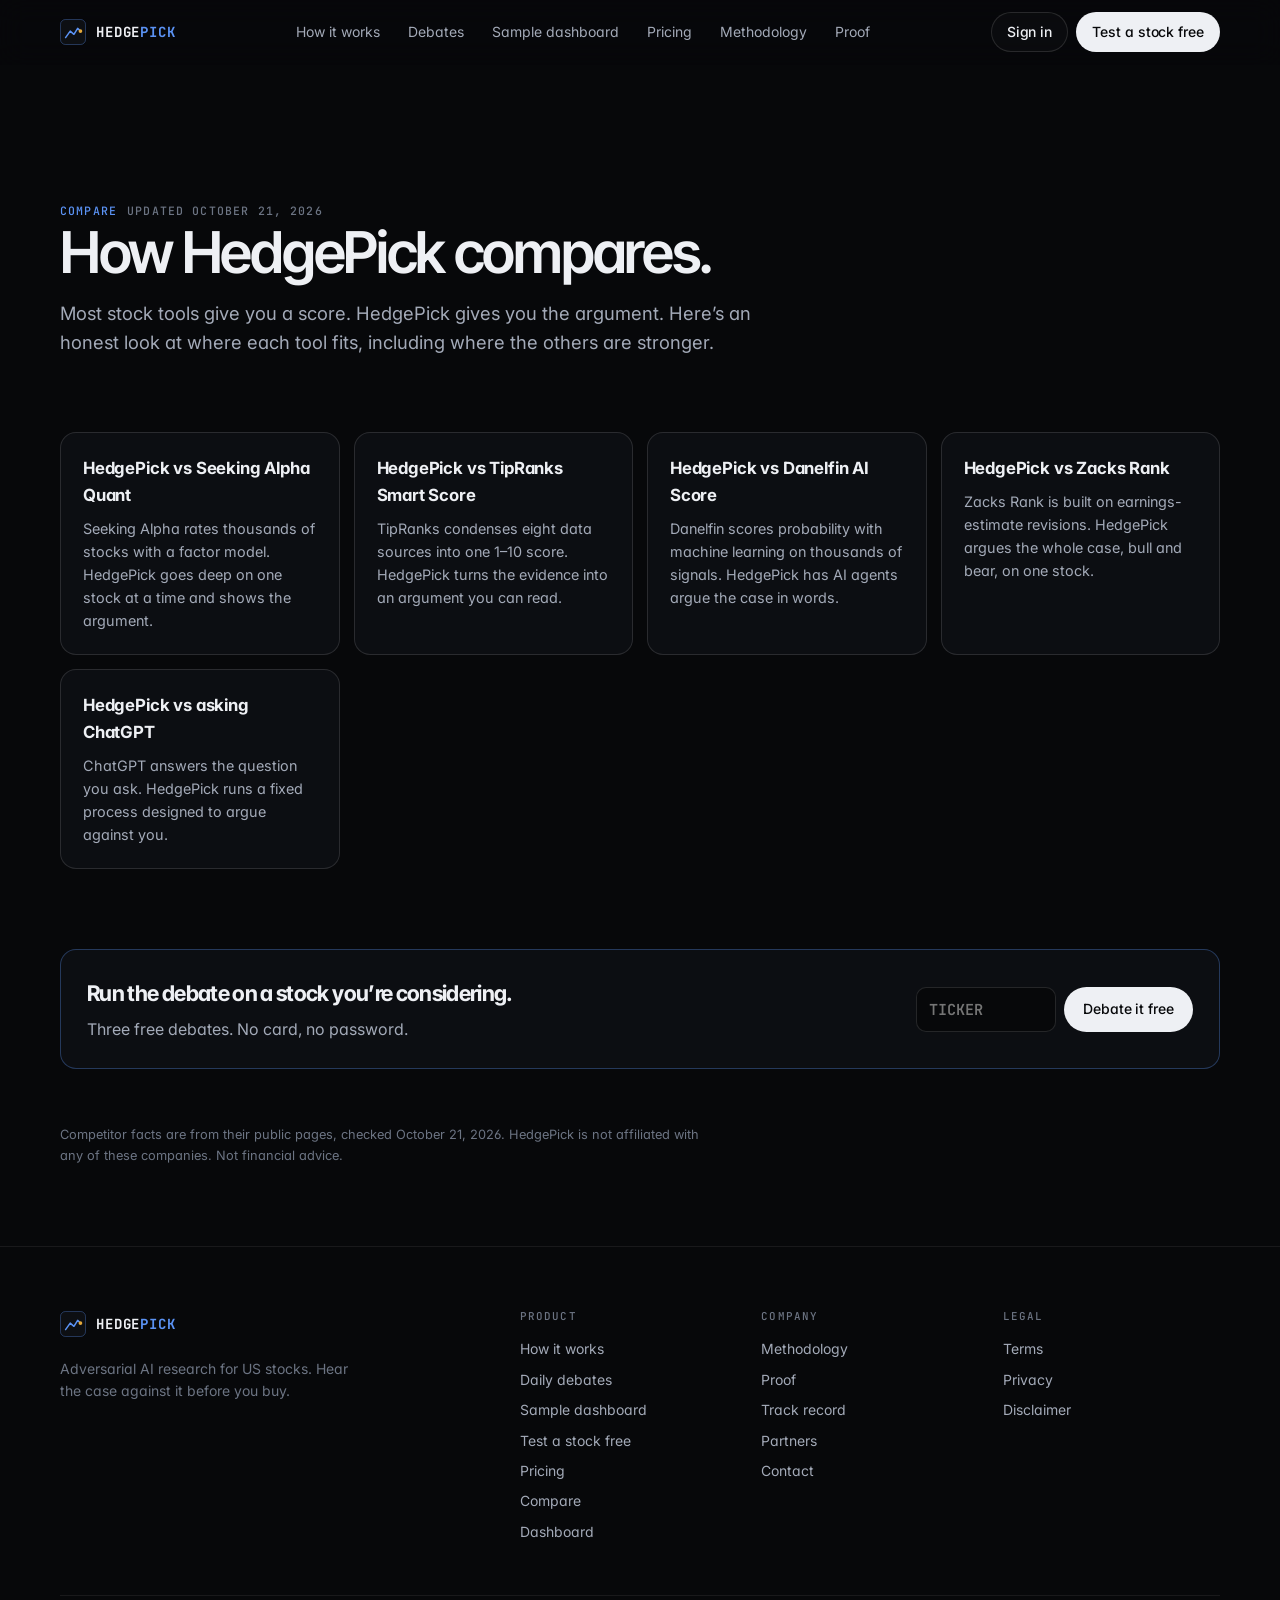
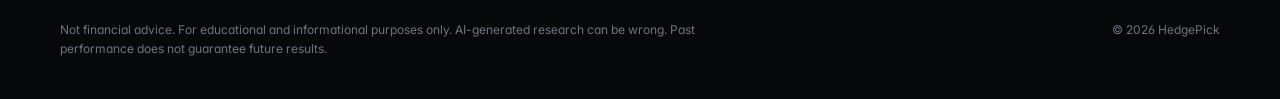
<file: compare/index.html>
<!DOCTYPE html>
<html lang="en">
<head>
<meta charset="UTF-8">
<meta name="viewport" content="width=device-width, initial-scale=1.0, viewport-fit=cover">
<title>Compare HedgePick with other stock research tools — HedgePick</title>
<meta name="description" content="Honest comparisons of HedgePick with Seeking Alpha Quant, TipRanks, Danelfin, Zacks and ChatGPT: what each does, what it shows you, and what it costs.">
<link rel="canonical" href="https://hedgepick.com/compare">
<link rel="icon" type="image/x-icon" href="/favicon.ico">
<link rel="icon" type="image/svg+xml" href="/favicon.svg">
<link rel="icon" type="image/png" sizes="32x32" href="/favicon-32.png">
<link rel="icon" type="image/png" sizes="16x16" href="/favicon-16.png">
<link rel="apple-touch-icon" sizes="180x180" href="/favicon-180.png">
<meta name="theme-color" content="#07080a">
<meta property="og:type" content="website">
<meta property="og:site_name" content="HedgePick">
<meta property="og:title" content="Compare HedgePick with other stock research tools — HedgePick">
<meta property="og:description" content="Honest comparisons of HedgePick with Seeking Alpha Quant, TipRanks, Danelfin, Zacks and ChatGPT: what each does, what it shows you, and what it costs.">
<meta property="og:url" content="https://hedgepick.com/compare">
<meta property="og:image" content="https://hedgepick.com/og-image.png">
<meta property="og:image:width" content="1200">
<meta property="og:image:height" content="630">
<meta name="twitter:card" content="summary_large_image">
<meta name="twitter:title" content="Compare HedgePick with other stock research tools — HedgePick">
<meta name="twitter:description" content="Honest comparisons of HedgePick with Seeking Alpha Quant, TipRanks, Danelfin, Zacks and ChatGPT: what each does, what it shows you, and what it costs.">
<meta name="twitter:image" content="https://hedgepick.com/og-image.png">
<link rel="preconnect" href="https://fonts.googleapis.com">
<link rel="preconnect" href="https://fonts.gstatic.com" crossorigin>
<link href="https://fonts.googleapis.com/css2?family=Inter:wght@400;500;600&family=Inter+Tight:wght@500;600;700&family=JetBrains+Mono:wght@400;500;600&display=swap" rel="stylesheet">
<link rel="stylesheet" href="/assets/hp.css?v=5">
<script src="/assets/hp.js?v=5"></script>
<script async src="https://www.googletagmanager.com/gtag/js?id=G-W2VWCNQC6T"></script>
<script>window.dataLayer=window.dataLayer||[];function gtag(){dataLayer.push(arguments);}gtag('js',new Date());gtag('config','G-W2VWCNQC6T');</script>
<style>
.cmp-hero{padding:132px 0 40px}
.cmp-hero h1{font-size:clamp(2.2rem,1.4rem + 3vw,3.6rem);letter-spacing:-.04em;line-height:1.02;max-width:20ch;text-wrap:balance}
.cmp-hero .sd{font-size:1.15rem;color:var(--t2);max-width:60ch;margin-top:18px}
.cmp-quick{display:grid;grid-template-columns:1fr 1fr;gap:16px;margin:36px 0 8px}
.cmp-quick>div{border:1px solid var(--line-2);border-radius:var(--r3);padding:22px;background:var(--bg-1)}
.cmp-quick>div.us{border-color:var(--blue-bd);background:radial-gradient(ellipse at top left,rgba(91,147,245,.12),rgba(91,147,245,0) 60%),var(--bg-1)}
.cmp-quick h3{font-size:1rem;margin-bottom:12px;letter-spacing:-.01em}
.cmp-quick ul{padding-left:18px;margin:0}.cmp-quick li{color:var(--t2);margin-bottom:8px;font-size:.95rem}
.cmp-t{width:100%;border-collapse:collapse;margin:28px 0 8px;font-size:.92rem}
.cmp-t th,.cmp-t td{text-align:left;vertical-align:top;padding:16px 14px;border-bottom:1px solid var(--line)}
.cmp-t thead th{font-family:var(--mono);font-size:.72rem;letter-spacing:.1em;text-transform:uppercase;color:var(--t3);font-weight:500}
.cmp-t tbody th{font-weight:600;color:var(--t1);width:20%}
.cmp-t td{color:var(--t2);width:40%}.cmp-t td.hp{color:var(--t1)}
.cmp-t a{color:var(--blue-2)}
.cmp-sec{padding:44px 0;border-top:1px solid var(--line)}
.cmp-sec h2{font-size:1.5rem;letter-spacing:-.025em;margin-bottom:12px}
.cmp-sec p{color:var(--t2);max-width:68ch}
.cmp-cta{display:flex;justify-content:space-between;align-items:center;gap:20px;flex-wrap:wrap;margin:24px 0 56px;padding:26px;border:1px solid var(--blue-bd);border-radius:var(--r3);background:var(--bg-1)}
.cmp-cta b{display:block;font-family:var(--display);font-size:1.35rem;letter-spacing:-.03em}
.cmp-cta span{display:block;color:var(--t2);margin-top:6px}
.cmp-cta form{display:flex;gap:8px}
.cmp-cta input{width:140px;background:var(--bg);border:1px solid var(--line-2);border-radius:var(--r2);padding:11px 12px;font-family:var(--mono);font-weight:600;text-transform:uppercase;color:var(--t1);font-size:.95rem}
.cmp-cta input:focus{outline:none;border-color:var(--blue)}
.cmp-note{font-size:.8rem;color:var(--t3);max-width:80ch;padding-bottom:80px}
.cmp-list{display:grid;grid-template-columns:repeat(auto-fill,minmax(260px,1fr));gap:14px;margin:36px 0 80px}
.cmp-list a{display:block;padding:22px;border:1px solid var(--line-2);border-radius:var(--r3);background:var(--bg-1);text-decoration:none;color:var(--t1);transition:border-color .2s,transform .2s}
.cmp-list a:hover{border-color:var(--blue-bd);transform:translateY(-2px)}
.cmp-list b{display:block;font-size:1.05rem;letter-spacing:-.01em}.cmp-list span{display:block;color:var(--t2);font-size:.9rem;margin-top:8px}
.sr{position:absolute;width:1px;height:1px;overflow:hidden;clip:rect(0 0 0 0)}
@media(max-width:760px){.cmp-quick{grid-template-columns:1fr}.cmp-t thead{display:none}.cmp-t,.cmp-t tbody,.cmp-t tr,.cmp-t th,.cmp-t td{display:block;width:100%!important}.cmp-t tr{border-bottom:1px solid var(--line);padding:12px 0}.cmp-t th,.cmp-t td{border:0;padding:6px 0}.cmp-t td:before{content:attr(data-l);display:block;font-family:var(--mono);font-size:.68rem;letter-spacing:.1em;text-transform:uppercase;color:var(--t3);margin-bottom:4px}.cmp-cta form{width:100%}.cmp-cta input{flex:1;width:auto;min-width:0}}
</style></head>
<body>
<a class="skip" href="#main">Skip to content</a>
<header class="hdr" id="hdr">
  <div class="hdr-in">
    <a href="/" class="brand" aria-label="HedgePick home"><svg viewBox="0 0 28 28" fill="none" aria-hidden="true"><rect width="28" height="28" rx="6" fill="#0d0f13"/><rect x=".5" y=".5" width="27" height="27" rx="5.5" stroke="rgba(91,147,245,.35)"/><path class="ln" d="M6 20L11 13L15 16.5L19 10L22 13" stroke="#5b93f5" stroke-width="1.6" stroke-linecap="round" stroke-linejoin="round"/><circle cx="22" cy="13" r="2" fill="#e3a83a"/></svg><span>HEDGE<em>PICK</em></span></a>
    <nav class="nav" aria-label="Primary">
      <a href="/#how">How it works</a>
      <a href="/analysis">Debates</a>
      <a href="/sample">Sample dashboard</a>
      <a href="/#pricing">Pricing</a>
      <a href="/system">Methodology</a>
      <a href="/proof">Proof</a>
    </nav>
    <div class="hdr-act">
      <button type="button" class="btn btn-ghost" data-out onclick="showSignIn()">Sign in</button>
      <a href="/start" class="btn btn-pri" data-out>Test a stock free</a>
      <a href="/dashboard" class="btn btn-pri" data-in style="display:none">Open dashboard</a>
      <button class="ham" id="ham" onclick="toggleMenu()" aria-label="Open menu" aria-expanded="false"><span></span><span></span><span></span></button>
    </div>
  </div>
</header>
<nav class="mmenu" id="mmenu" aria-label="Mobile">
  <a href="/#how" onclick="closeMenu()">How it works</a>
  <a href="/analysis">Debates</a>
  <a href="/sample">Sample dashboard</a>
  <a href="/#pricing" onclick="closeMenu()">Pricing</a>
  <a href="/system">Methodology</a>
  <a href="/proof">Proof</a>
  <a href="/partners">Partners</a>
  <a href="#" data-out onclick="closeMenu();showSignIn();return false;">Sign in</a>
  <a href="/dashboard" data-in style="display:none">Dashboard</a>
  <a href="/start" class="btn btn-pri" data-out>Test a stock free</a>
  <a href="/dashboard" class="btn btn-pri" data-in style="display:none">Open dashboard</a>
</nav>

<main id="main"><div class="wrap">
<section class="cmp-hero">
  <div class="kick rv"><b>Compare</b> Updated October 21, 2026</div>
  <h1 class="rv d1">How HedgePick compares.</h1>
  <p class="sd rv d2">Most stock tools give you a score. HedgePick gives you the argument. Here’s an honest look at where each tool fits, including where the others are stronger.</p>
</section>
<div class="cmp-list"><a href="/compare/seeking-alpha"><b>HedgePick vs Seeking Alpha Quant</b><span>Seeking Alpha rates thousands of stocks with a factor model. HedgePick goes deep on one stock at a time and shows the argument.</span></a><a href="/compare/tipranks"><b>HedgePick vs TipRanks Smart Score</b><span>TipRanks condenses eight data sources into one 1–10 score. HedgePick turns the evidence into an argument you can read.</span></a><a href="/compare/danelfin"><b>HedgePick vs Danelfin AI Score</b><span>Danelfin scores probability with machine learning on thousands of signals. HedgePick has AI agents argue the case in words.</span></a><a href="/compare/zacks"><b>HedgePick vs Zacks Rank</b><span>Zacks Rank is built on earnings-estimate revisions. HedgePick argues the whole case, bull and bear, on one stock.</span></a><a href="/compare/chatgpt"><b>HedgePick vs asking ChatGPT</b><span>ChatGPT answers the question you ask. HedgePick runs a fixed process designed to argue against you.</span></a></div>
<div class="cmp-cta"><div><b>Run the debate on a stock you’re considering.</b><span>Three free debates. No card, no password.</span></div>
<form action="/start"><input type="hidden" name="ref" value="compare-hub"><label class="sr" for="cT">Ticker</label><input id="cT" name="t" placeholder="Ticker" maxlength="10" autocomplete="off"><button class="btn btn-pri" type="submit">Debate it free</button></form></div>
<p class="cmp-note">Competitor facts are from their public pages, checked October 21, 2026. HedgePick is not affiliated with any of these companies. Not financial advice.</p>
</div></main>
<footer class="ft">
  <div class="wrap">
    <div class="ft-in">
      <div>
        <a href="/" class="brand" aria-label="HedgePick home"><svg viewBox="0 0 28 28" fill="none" aria-hidden="true"><rect width="28" height="28" rx="6" fill="#0d0f13"/><rect x=".5" y=".5" width="27" height="27" rx="5.5" stroke="rgba(91,147,245,.35)"/><path class="ln" d="M6 20L11 13L15 16.5L19 10L22 13" stroke="#5b93f5" stroke-width="1.6" stroke-linecap="round" stroke-linejoin="round"/><circle cx="22" cy="13" r="2" fill="#e3a83a"/></svg><span>HEDGE<em>PICK</em></span></a>
        <p class="ft-tag">Adversarial AI research for US stocks. Hear the case against it before you buy.</p>
      </div>
      <div class="ft-cols">
        <div><h4>Product</h4><a href="/#how">How it works</a><a href="/analysis">Daily debates</a><a href="/sample">Sample dashboard</a><a href="/start">Test a stock free</a><a href="/#pricing">Pricing</a><a href="/compare">Compare</a><a href="/dashboard">Dashboard</a></div>
        <div><h4>Company</h4><a href="/system">Methodology</a><a href="/proof">Proof</a><a href="/track-record">Track record</a><a href="/partners">Partners</a><a href="mailto:joseph@hedgepick.com">Contact</a></div>
        <div><h4>Legal</h4><a href="/terms">Terms</a><a href="/privacy">Privacy</a><a href="/terms#disclaimer">Disclaimer</a></div>
      </div>
      <div class="ft-d"><p>Not financial advice. For educational and informational purposes only. AI-generated research can be wrong. Past performance does not guarantee future results.</p><span>© 2026 HedgePick</span></div>
    </div>
  </div>
</footer>
</body>
</html>
</file>
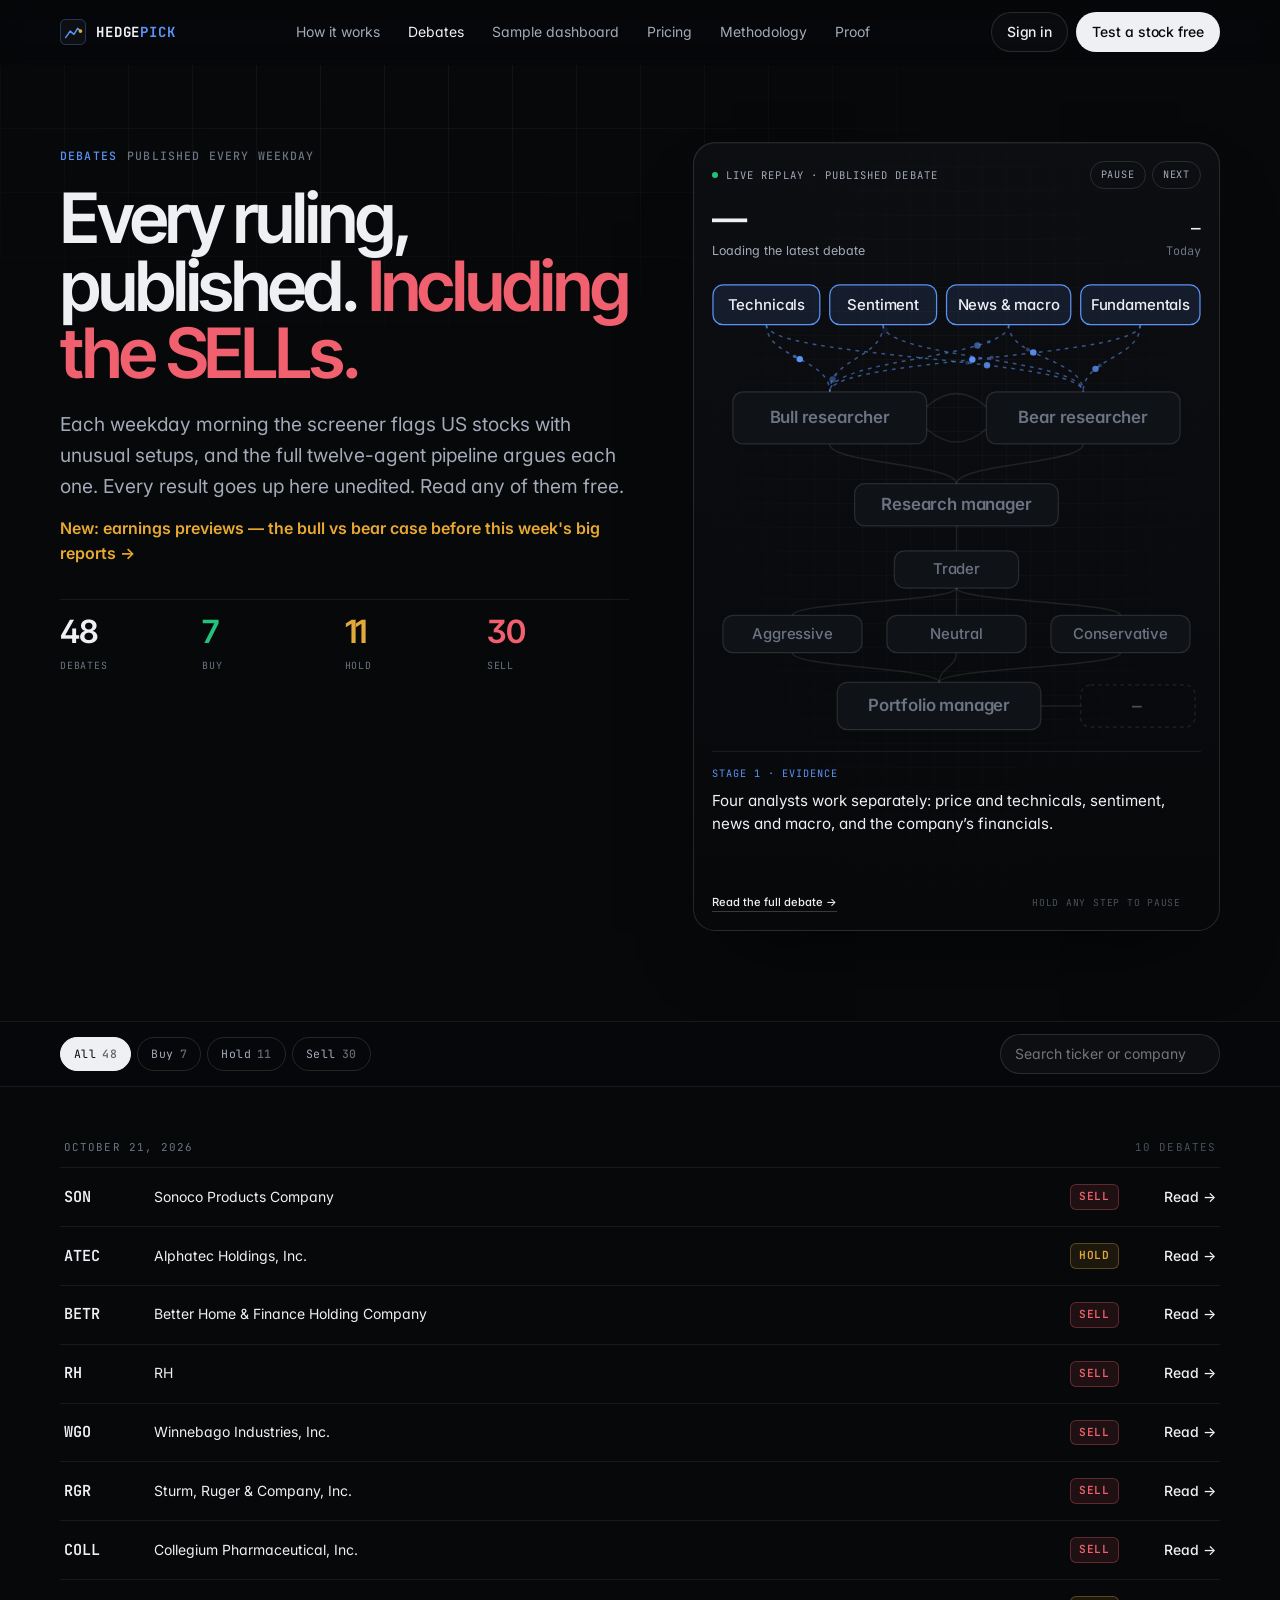
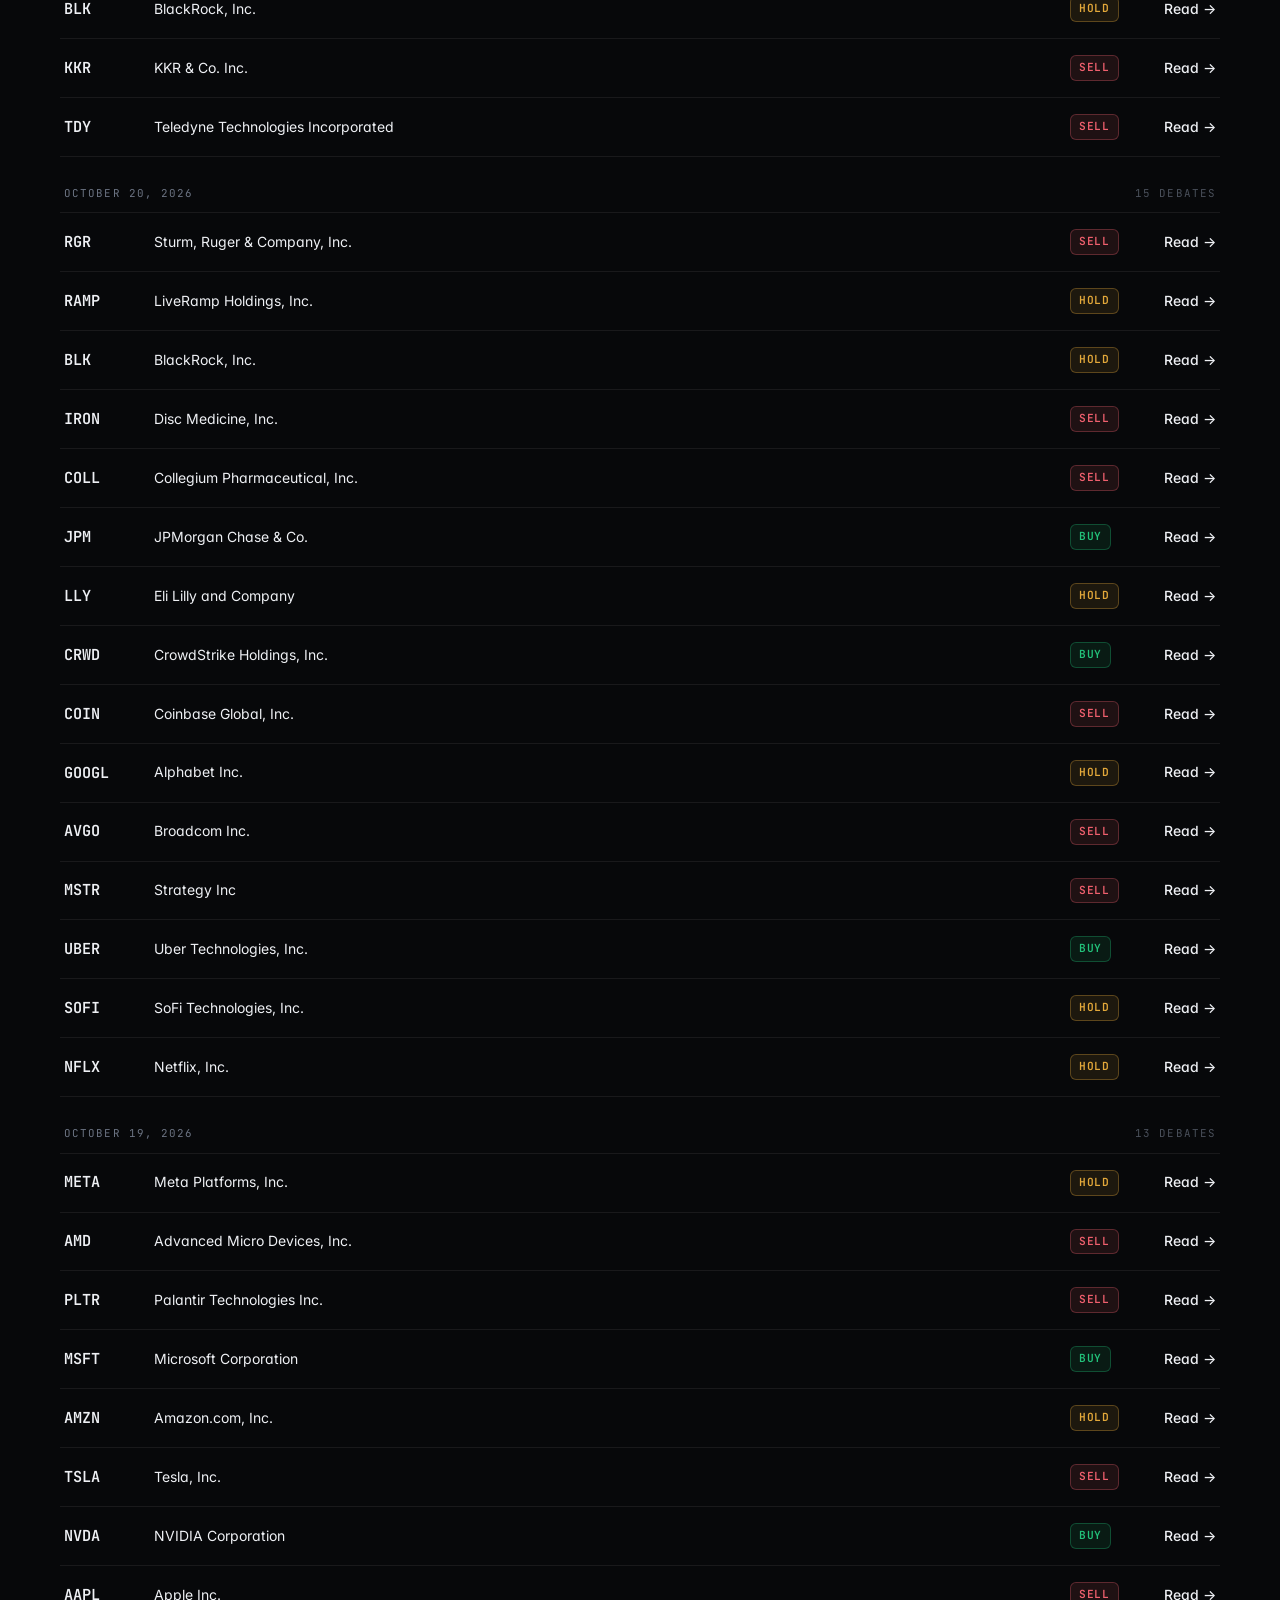
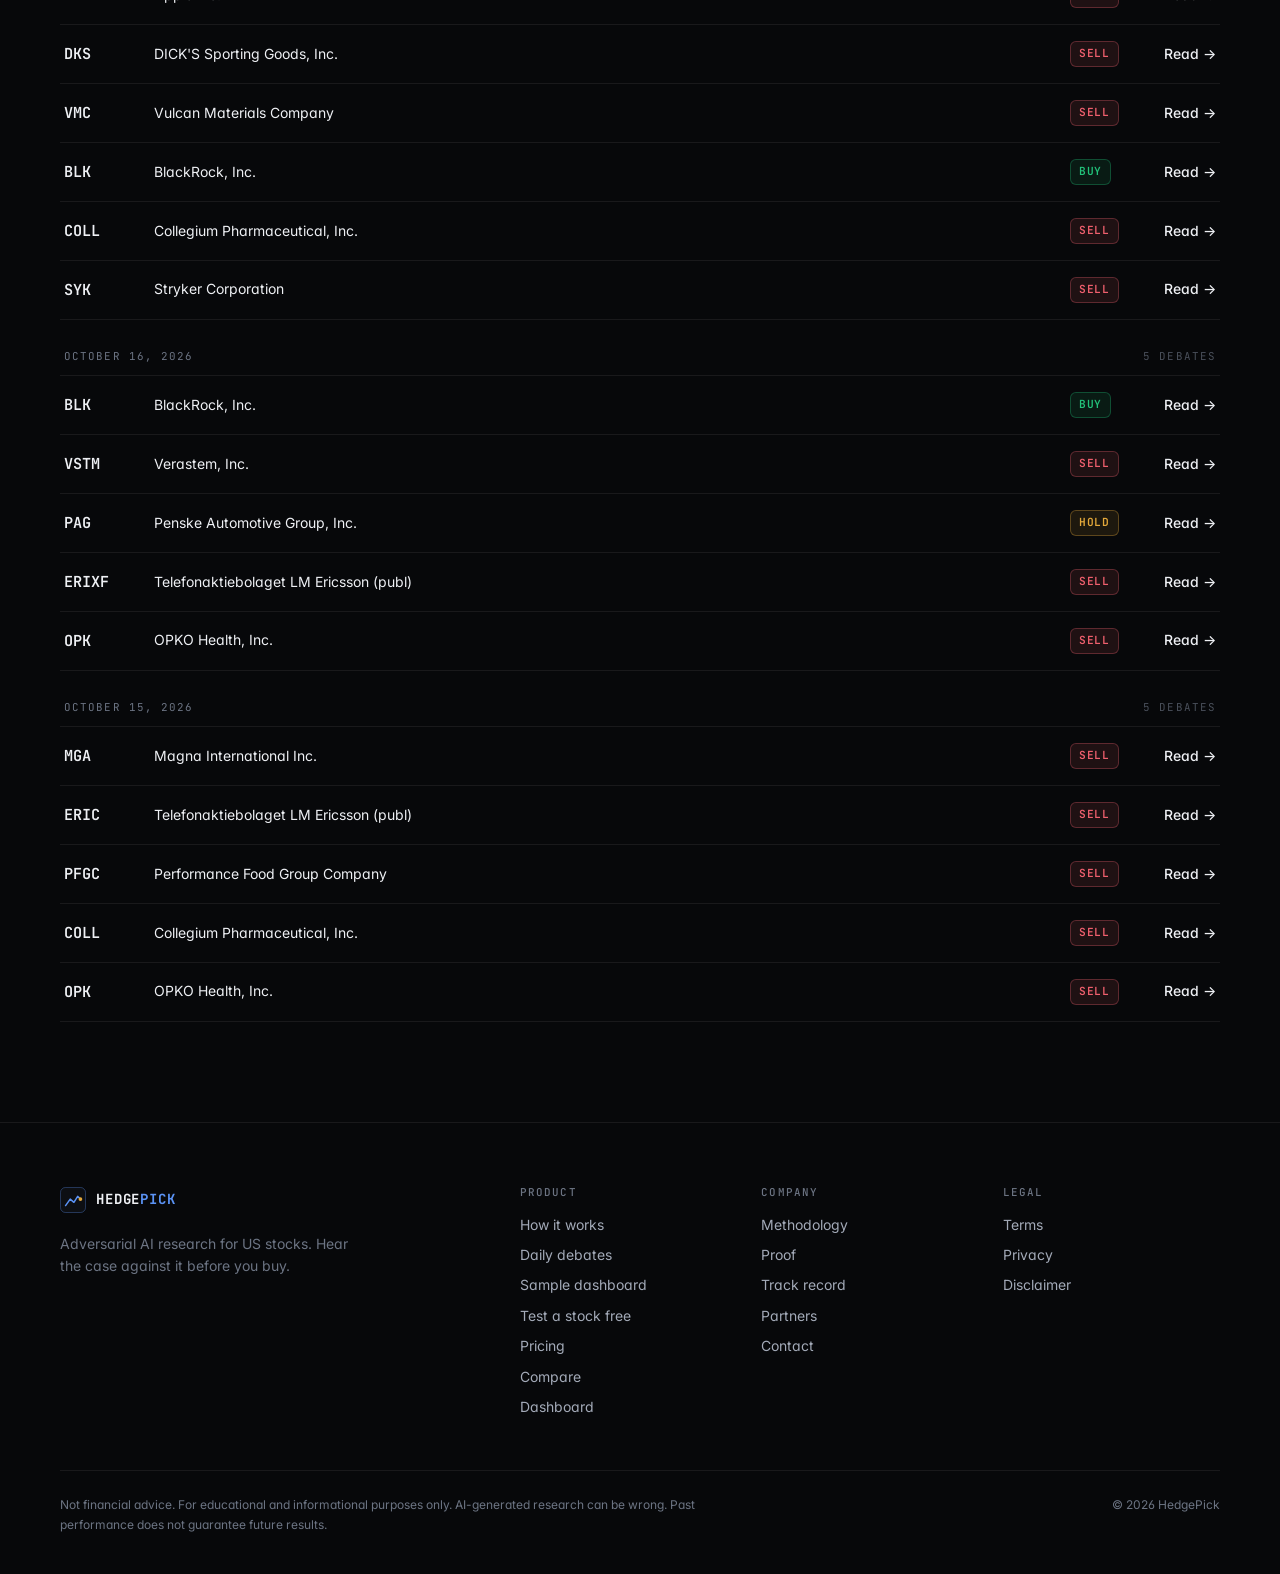
<file: debates.html>
<!DOCTYPE html>
<html lang="en">
<head>
<meta charset="UTF-8">
<meta name="viewport" content="width=device-width, initial-scale=1.0, viewport-fit=cover">
<title>Daily AI Stock Debates — HedgePick</title>
<meta name="description" content="Every weekday, twelve AI agents argue the bull and bear case on the stocks HedgePick’s screener flags. Every ruling is published, including the SELLs.">
<link rel="canonical" href="https://hedgepick.com/analysis">
<link rel="icon" type="image/x-icon" href="/favicon.ico">
<link rel="icon" type="image/svg+xml" href="/favicon.svg">
<link rel="icon" type="image/png" sizes="32x32" href="/favicon-32.png">
<link rel="icon" type="image/png" sizes="16x16" href="/favicon-16.png">
<link rel="apple-touch-icon" sizes="180x180" href="/favicon-180.png">
<meta name="theme-color" content="#07080a">
<meta property="og:type" content="website">
<meta property="og:site_name" content="HedgePick">
<meta property="og:title" content="Daily AI Stock Debates — HedgePick">
<meta property="og:description" content="Every weekday, twelve AI agents argue the bull and bear case on the stocks HedgePick’s screener flags. Every ruling is published, including the SELLs.">
<meta property="og:url" content="https://hedgepick.com/analysis">
<meta property="og:image" content="https://hedgepick.com/og-image.png">
<meta property="og:image:width" content="1200">
<meta property="og:image:height" content="630">
<meta name="twitter:card" content="summary_large_image">
<meta name="twitter:title" content="Daily AI Stock Debates — HedgePick">
<meta name="twitter:description" content="Every weekday, twelve AI agents argue the bull and bear case on the stocks HedgePick’s screener flags. Every ruling is published, including the SELLs.">
<meta name="twitter:image" content="https://hedgepick.com/og-image.png">
<link rel="preconnect" href="https://fonts.googleapis.com">
<link rel="preconnect" href="https://fonts.gstatic.com" crossorigin>
<link href="https://fonts.googleapis.com/css2?family=Inter:wght@400;500;600&family=Inter+Tight:wght@500;600;700&family=JetBrains+Mono:wght@400;500;600&display=swap" rel="stylesheet">
<link rel="stylesheet" href="/assets/hp.css?v=5">
<script src="/assets/hp.js?v=5"></script>
<script async src="https://www.googletagmanager.com/gtag/js?id=G-W2VWCNQC6T"></script>
<script>window.dataLayer=window.dataLayer||[];function gtag(){dataLayer.push(arguments);}gtag('js',new Date());gtag('config','G-W2VWCNQC6T');</script>
<style>/* Home */
.hero{position:relative;padding:clamp(40px,6vw,88px) 0 clamp(56px,7vw,96px);overflow:hidden}
.hero::before{content:"";position:absolute;inset:-1px 0 auto 0;height:720px;background-image:linear-gradient(var(--line) 1px,transparent 1px),linear-gradient(90deg,var(--line) 1px,transparent 1px);background-size:64px 64px;-webkit-mask-image:radial-gradient(ellipse 70% 60% at 30% 0%,#000 10%,transparent 70%);mask-image:radial-gradient(ellipse 70% 60% at 30% 0%,#000 10%,transparent 70%);pointer-events:none;opacity:.7}
.hero-grid{position:relative;display:grid;grid-template-columns:minmax(0,1.08fr) minmax(0,1fr);grid-template-areas:"copy eng" "lead eng" "form eng";grid-template-rows:auto auto 1fr;column-gap:clamp(32px,5vw,72px);align-items:start}
.h-copy{grid-area:copy}.h-lead{grid-area:lead}.h-form{grid-area:form}.h-eng{grid-area:eng}

.d-hero .ht{font-size:clamp(2.5rem,1.3rem + 3.8vw,4.6rem);letter-spacing:-.045em;line-height:.97;margin-top:18px;text-wrap:balance}
.d-hero .ht .x{color:var(--red)}
.d-hero .lead{font-size:clamp(1.05rem,.98rem + .3vw,1.2rem);color:var(--t2);max-width:50ch;margin-top:22px}
.dstats{display:grid;grid-template-columns:repeat(4,minmax(0,1fr));margin-top:32px;border-top:1px solid var(--line)}
.dstats div{padding:16px 0 0}
.dstats .v{font-family:var(--display);font-size:2rem;font-weight:600;letter-spacing:-.04em;line-height:1}
.dstats .v.b{color:var(--green)}.dstats .v.h{color:var(--gold)}.dstats .v.s{color:var(--red)}
.dstats .l{display:block;margin-top:8px;font-family:var(--mono);font-size:.62rem;letter-spacing:.08em;text-transform:uppercase;color:var(--t3)}
.hero-grid{grid-template-areas:"copy eng";grid-template-rows:auto}
.bar{position:sticky;top:64px;z-index:5;background:rgba(7,8,10,.9);backdrop-filter:blur(12px);-webkit-backdrop-filter:blur(12px);border-bottom:1px solid var(--line);border-top:1px solid var(--line)}
.bar-in{display:flex;justify-content:space-between;align-items:center;gap:16px;padding-top:12px;padding-bottom:12px;flex-wrap:wrap}
.flt{display:flex;gap:6px;flex-wrap:wrap}
.flt button{font-family:var(--mono);font-size:.72rem;letter-spacing:.04em;padding:7px 13px;border-radius:999px;border:1px solid var(--line-2);color:var(--t2);transition:all .2s}
.flt button:hover{color:var(--t1);border-color:var(--line-3)}
.flt button.on{background:var(--t1);color:var(--bg);border-color:var(--t1)}
.flt button b{font-weight:500;opacity:.6;margin-left:6px}
.srch{background:var(--bg-1);border:1px solid var(--line-2);border-radius:999px;padding:8px 14px;font:inherit;font-size:var(--sm);color:var(--t1);width:220px;transition:border-color .2s}
.srch:focus{outline:none;border-color:var(--blue)}
.list{padding-top:24px;padding-bottom:100px;min-height:50vh}
.dg{margin-top:28px}
.dh{display:flex;justify-content:space-between;font-family:var(--mono);font-size:.68rem;letter-spacing:.1em;text-transform:uppercase;color:var(--t3);padding:0 4px 10px;border-bottom:1px solid var(--line)}
.dh .c{color:var(--t4)}
.dr{display:grid;grid-template-columns:72px minmax(0,1.1fr) minmax(0,1.6fr) 92px 64px 64px;gap:18px;align-items:center;padding:16px 4px;border-bottom:1px solid var(--line);text-decoration:none;color:var(--t2);font-size:var(--sm);position:relative;transition:background .25s,padding .35s var(--ease)}
.dr::before{content:"";position:absolute;left:0;top:0;bottom:0;width:2px;background:var(--line-3);transform:scaleY(0);transition:transform .3s var(--ease)}
.dr[data-v=BUY]::before{background:var(--green)}.dr[data-v=SELL]::before{background:var(--red)}.dr[data-v=HOLD]::before{background:var(--gold)}
.dr:hover{background:rgba(255,255,255,.025);padding-left:14px}
.dr:hover::before{transform:scaleY(1)}
.dr .tk{font-family:var(--mono);font-weight:600;color:var(--t1);font-size:.95rem}
.dr .nm{color:var(--t1);white-space:nowrap;overflow:hidden;text-overflow:ellipsis}
.dr .ex{color:var(--t3);white-space:nowrap;overflow:hidden;text-overflow:ellipsis}
.dr .px{font-family:var(--mono);font-size:.8rem;text-align:right}
.dr .vb{justify-self:start}
.dr .go{color:var(--t1);font-weight:500;text-align:right;white-space:nowrap}
.dr:hover .go{color:var(--blue-2)}
.dr.hide{display:none}
.dg.hide{display:none}
.empty{display:none;color:var(--t3);padding:40px 4px}
.js .dr{opacity:0;transform:translateY(8px)}
.js .dr.in{opacity:1;transform:none;transition:opacity .5s var(--ease),transform .5s var(--ease),background .25s,padding .35s var(--ease)}
@media(max-width:1020px){.hero-grid{grid-template-columns:1fr;grid-template-areas:"copy" "eng"}.h-eng{margin-top:28px;max-width:620px}.dr{grid-template-columns:64px minmax(0,1fr) 80px 56px}.dr .ex,.dr .go{display:none}}
@media(max-width:560px){.dr{grid-template-columns:56px minmax(0,1fr) 54px;gap:12px}.dr .px{display:none}.srch{width:100%}.bar-in{gap:10px}.dstats .v{font-size:1.5rem}.bar{top:64px}}
@media(prefers-reduced-motion:reduce){.js .dr{opacity:1;transform:none}}
</style>
</head>
<body>
<a class="skip" href="#main">Skip to content</a>
<header class="hdr" id="hdr">
  <div class="hdr-in">
    <a href="/" class="brand" aria-label="HedgePick home"><svg viewBox="0 0 28 28" fill="none" aria-hidden="true"><rect width="28" height="28" rx="6" fill="#0d0f13"/><rect x=".5" y=".5" width="27" height="27" rx="5.5" stroke="rgba(91,147,245,.35)"/><path class="ln" d="M6 20L11 13L15 16.5L19 10L22 13" stroke="#5b93f5" stroke-width="1.6" stroke-linecap="round" stroke-linejoin="round"/><circle cx="22" cy="13" r="2" fill="#e3a83a"/></svg><span>HEDGE<em>PICK</em></span></a>
    <nav class="nav" aria-label="Primary">
      <a href="/#how">How it works</a>
      <a href="/analysis" class="on">Debates</a>
      <a href="/sample">Sample dashboard</a>
      <a href="/#pricing">Pricing</a>
      <a href="/system">Methodology</a>
      <a href="/proof">Proof</a>
    </nav>
    <div class="hdr-act">
      <button type="button" class="btn btn-ghost" data-out onclick="showSignIn()">Sign in</button>
      <a href="/start" class="btn btn-pri" data-out>Test a stock free</a>
      <a href="/dashboard" class="btn btn-pri" data-in style="display:none">Open dashboard</a>
      <button class="ham" id="ham" onclick="toggleMenu()" aria-label="Open menu" aria-expanded="false"><span></span><span></span><span></span></button>
    </div>
  </div>
</header>
<nav class="mmenu" id="mmenu" aria-label="Mobile">
  <a href="/#how" onclick="closeMenu()">How it works</a>
  <a href="/analysis">Debates</a>
  <a href="/sample">Sample dashboard</a>
  <a href="/#pricing" onclick="closeMenu()">Pricing</a>
  <a href="/system">Methodology</a>
  <a href="/proof">Proof</a>
  <a href="/partners">Partners</a>
  <a href="#" data-out onclick="closeMenu();showSignIn();return false;">Sign in</a>
  <a href="/dashboard" data-in style="display:none">Dashboard</a>
  <a href="/start" class="btn btn-pri" data-out>Test a stock free</a>
  <a href="/dashboard" class="btn btn-pri" data-in style="display:none">Open dashboard</a>
</nav>

<main id="main">
<section class="hero d-hero">
  <div class="wrap hero-grid">
    <div class="h-copy">
      <div class="kick rv"><b>Debates</b> Published every weekday</div>
      <h1 class="ht rv d1">Every ruling, published. <span class="x">Including the SELLs.</span></h1>
      <p class="lead rv d2">Each weekday morning the screener flags US stocks with unusual setups, and the full twelve-agent pipeline argues each one. Every result goes up here unedited. Read any of them free.</p>
      <p class="rv d2" style="margin:14px 0 0"><a href="/analysis/earnings" style="color:#E8A930;text-decoration:none;font-weight:600">New: earnings previews &mdash; the bull vs bear case before this week's big reports &rarr;</a></p>
      <div class="dstats rv d3">
        <div><span class="v" id="sT">48</span><span class="l">Debates</span></div>
        <div><span class="v b" id="sB">7</span><span class="l">Buy</span></div>
        <div><span class="v h" id="sH">11</span><span class="l">Hold</span></div>
        <div><span class="v s" id="sS">30</span><span class="l">Sell</span></div>
      </div>
    </div>
    <div class="h-eng rv d2">
      <div class="eng" id="engHero" aria-label="Replay of a published HedgePick debate">
        <div class="eng-top"><span class="l"><span class="dot"></span>Live replay · Published debate</span><span class="eng-ctl"><button type="button" class="eng-pause" aria-pressed="false">Pause</button><button type="button" class="eng-next">Next</button></span></div>
        <div class="eng-doc"><div><div class="eng-tk">—</div><div class="eng-nm">Loading the latest debate</div></div><div class="eng-pr"><span class="eng-px">—</span><span class="eng-dt">Today</span></div></div>
        <div class="eng-stage"></div>
        <div class="eng-cap" aria-live="off"><div class="eng-cap-k">Stage 1 · Evidence</div><div class="eng-cap-t">Four analysts work separately: price and technicals, sentiment, news and macro, and the company’s financials.</div></div>
        <div class="eng-foot"><a class="eng-link" href="/analysis">Read the full debate →</a><span class="eng-dots"></span></div>
      </div>
    </div>
  </div>
</section>
<div class="bar"><div class="wrap bar-in">
  <div class="flt" role="group" aria-label="Filter by ruling">
    <button type="button" class="on" data-f="ALL">All<b id="cA"></b></button>
    <button type="button" data-f="BUY">Buy<b id="cB"></b></button>
    <button type="button" data-f="HOLD">Hold<b id="cH"></b></button>
    <button type="button" data-f="SELL">Sell<b id="cS"></b></button>
  </div>
  <label class="sr" for="q">Search by ticker or company</label>
  <input class="srch" id="q" type="search" placeholder="Search ticker or company" autocomplete="off">
</div></div>
<section class="wrap list" id="list" aria-live="polite"><div class="dg"><div class="dh"><span>October 21, 2026</span><span class="c">10 debates</span></div><a class="dr" href="/analysis/SON/2026-10-21" data-v="SELL" data-q="son sonoco products company"><span class="tk">SON</span><span class="nm">Sonoco Products Company</span><span class="ex"></span><span class="px"></span><span class="vb SELL">SELL</span><span class="go">Read →</span></a><a class="dr" href="/analysis/ATEC/2026-10-21" data-v="HOLD" data-q="atec alphatec holdings, inc."><span class="tk">ATEC</span><span class="nm">Alphatec Holdings, Inc.</span><span class="ex"></span><span class="px"></span><span class="vb HOLD">HOLD</span><span class="go">Read →</span></a><a class="dr" href="/analysis/BETR/2026-10-21" data-v="SELL" data-q="betr better home &amp; finance holding company"><span class="tk">BETR</span><span class="nm">Better Home &amp; Finance Holding Company</span><span class="ex"></span><span class="px"></span><span class="vb SELL">SELL</span><span class="go">Read →</span></a><a class="dr" href="/analysis/RH/2026-10-21" data-v="SELL" data-q="rh rh"><span class="tk">RH</span><span class="nm">RH</span><span class="ex"></span><span class="px"></span><span class="vb SELL">SELL</span><span class="go">Read →</span></a><a class="dr" href="/analysis/WGO/2026-10-21" data-v="SELL" data-q="wgo winnebago industries, inc."><span class="tk">WGO</span><span class="nm">Winnebago Industries, Inc.</span><span class="ex"></span><span class="px"></span><span class="vb SELL">SELL</span><span class="go">Read →</span></a><a class="dr" href="/analysis/RGR/2026-10-21" data-v="SELL" data-q="rgr sturm, ruger &amp; company, inc."><span class="tk">RGR</span><span class="nm">Sturm, Ruger &amp; Company, Inc.</span><span class="ex"></span><span class="px"></span><span class="vb SELL">SELL</span><span class="go">Read →</span></a><a class="dr" href="/analysis/COLL/2026-10-21" data-v="SELL" data-q="coll collegium pharmaceutical, inc."><span class="tk">COLL</span><span class="nm">Collegium Pharmaceutical, Inc.</span><span class="ex"></span><span class="px"></span><span class="vb SELL">SELL</span><span class="go">Read →</span></a><a class="dr" href="/analysis/BLK/2026-10-21" data-v="HOLD" data-q="blk blackrock, inc."><span class="tk">BLK</span><span class="nm">BlackRock, Inc.</span><span class="ex"></span><span class="px"></span><span class="vb HOLD">HOLD</span><span class="go">Read →</span></a><a class="dr" href="/analysis/KKR/2026-10-21" data-v="SELL" data-q="kkr kkr &amp; co. inc."><span class="tk">KKR</span><span class="nm">KKR &amp; Co. Inc.</span><span class="ex"></span><span class="px"></span><span class="vb SELL">SELL</span><span class="go">Read →</span></a><a class="dr" href="/analysis/TDY/2026-10-21" data-v="SELL" data-q="tdy teledyne technologies incorporated"><span class="tk">TDY</span><span class="nm">Teledyne Technologies Incorporated</span><span class="ex"></span><span class="px"></span><span class="vb SELL">SELL</span><span class="go">Read →</span></a></div><div class="dg"><div class="dh"><span>October 20, 2026</span><span class="c">15 debates</span></div><a class="dr" href="/analysis/RGR/2026-10-20" data-v="SELL" data-q="rgr sturm, ruger &amp; company, inc."><span class="tk">RGR</span><span class="nm">Sturm, Ruger &amp; Company, Inc.</span><span class="ex"></span><span class="px"></span><span class="vb SELL">SELL</span><span class="go">Read →</span></a><a class="dr" href="/analysis/RAMP/2026-10-20" data-v="HOLD" data-q="ramp liveramp holdings, inc."><span class="tk">RAMP</span><span class="nm">LiveRamp Holdings, Inc.</span><span class="ex"></span><span class="px"></span><span class="vb HOLD">HOLD</span><span class="go">Read →</span></a><a class="dr" href="/analysis/BLK/2026-10-20" data-v="HOLD" data-q="blk blackrock, inc."><span class="tk">BLK</span><span class="nm">BlackRock, Inc.</span><span class="ex"></span><span class="px"></span><span class="vb HOLD">HOLD</span><span class="go">Read →</span></a><a class="dr" href="/analysis/IRON/2026-10-20" data-v="SELL" data-q="iron disc medicine, inc."><span class="tk">IRON</span><span class="nm">Disc Medicine, Inc.</span><span class="ex"></span><span class="px"></span><span class="vb SELL">SELL</span><span class="go">Read →</span></a><a class="dr" href="/analysis/COLL/2026-10-20" data-v="SELL" data-q="coll collegium pharmaceutical, inc."><span class="tk">COLL</span><span class="nm">Collegium Pharmaceutical, Inc.</span><span class="ex"></span><span class="px"></span><span class="vb SELL">SELL</span><span class="go">Read →</span></a><a class="dr" href="/analysis/JPM/2026-10-20" data-v="BUY" data-q="jpm jpmorgan chase &amp; co."><span class="tk">JPM</span><span class="nm">JPMorgan Chase &amp; Co.</span><span class="ex"></span><span class="px"></span><span class="vb BUY">BUY</span><span class="go">Read →</span></a><a class="dr" href="/analysis/LLY/2026-10-20" data-v="HOLD" data-q="lly eli lilly and company"><span class="tk">LLY</span><span class="nm">Eli Lilly and Company</span><span class="ex"></span><span class="px"></span><span class="vb HOLD">HOLD</span><span class="go">Read →</span></a><a class="dr" href="/analysis/CRWD/2026-10-20" data-v="BUY" data-q="crwd crowdstrike holdings, inc."><span class="tk">CRWD</span><span class="nm">CrowdStrike Holdings, Inc.</span><span class="ex"></span><span class="px"></span><span class="vb BUY">BUY</span><span class="go">Read →</span></a><a class="dr" href="/analysis/COIN/2026-10-20" data-v="SELL" data-q="coin coinbase global, inc."><span class="tk">COIN</span><span class="nm">Coinbase Global, Inc.</span><span class="ex"></span><span class="px"></span><span class="vb SELL">SELL</span><span class="go">Read →</span></a><a class="dr" href="/analysis/GOOGL/2026-10-20" data-v="HOLD" data-q="googl alphabet inc."><span class="tk">GOOGL</span><span class="nm">Alphabet Inc.</span><span class="ex"></span><span class="px"></span><span class="vb HOLD">HOLD</span><span class="go">Read →</span></a><a class="dr" href="/analysis/AVGO/2026-10-20" data-v="SELL" data-q="avgo broadcom inc."><span class="tk">AVGO</span><span class="nm">Broadcom Inc.</span><span class="ex"></span><span class="px"></span><span class="vb SELL">SELL</span><span class="go">Read →</span></a><a class="dr" href="/analysis/MSTR/2026-10-20" data-v="SELL" data-q="mstr strategy inc"><span class="tk">MSTR</span><span class="nm">Strategy Inc</span><span class="ex"></span><span class="px"></span><span class="vb SELL">SELL</span><span class="go">Read →</span></a><a class="dr" href="/analysis/UBER/2026-10-20" data-v="BUY" data-q="uber uber technologies, inc."><span class="tk">UBER</span><span class="nm">Uber Technologies, Inc.</span><span class="ex"></span><span class="px"></span><span class="vb BUY">BUY</span><span class="go">Read →</span></a><a class="dr" href="/analysis/SOFI/2026-10-20" data-v="HOLD" data-q="sofi sofi technologies, inc."><span class="tk">SOFI</span><span class="nm">SoFi Technologies, Inc.</span><span class="ex"></span><span class="px"></span><span class="vb HOLD">HOLD</span><span class="go">Read →</span></a><a class="dr" href="/analysis/NFLX/2026-10-20" data-v="HOLD" data-q="nflx netflix, inc."><span class="tk">NFLX</span><span class="nm">Netflix, Inc.</span><span class="ex"></span><span class="px"></span><span class="vb HOLD">HOLD</span><span class="go">Read →</span></a></div><div class="dg"><div class="dh"><span>October 19, 2026</span><span class="c">13 debates</span></div><a class="dr" href="/analysis/META/2026-10-19" data-v="HOLD" data-q="meta meta platforms, inc."><span class="tk">META</span><span class="nm">Meta Platforms, Inc.</span><span class="ex"></span><span class="px"></span><span class="vb HOLD">HOLD</span><span class="go">Read →</span></a><a class="dr" href="/analysis/AMD/2026-10-19" data-v="SELL" data-q="amd advanced micro devices, inc."><span class="tk">AMD</span><span class="nm">Advanced Micro Devices, Inc.</span><span class="ex"></span><span class="px"></span><span class="vb SELL">SELL</span><span class="go">Read →</span></a><a class="dr" href="/analysis/PLTR/2026-10-19" data-v="SELL" data-q="pltr palantir technologies inc."><span class="tk">PLTR</span><span class="nm">Palantir Technologies Inc.</span><span class="ex"></span><span class="px"></span><span class="vb SELL">SELL</span><span class="go">Read →</span></a><a class="dr" href="/analysis/MSFT/2026-10-19" data-v="BUY" data-q="msft microsoft corporation"><span class="tk">MSFT</span><span class="nm">Microsoft Corporation</span><span class="ex"></span><span class="px"></span><span class="vb BUY">BUY</span><span class="go">Read →</span></a><a class="dr" href="/analysis/AMZN/2026-10-19" data-v="HOLD" data-q="amzn amazon.com, inc."><span class="tk">AMZN</span><span class="nm">Amazon.com, Inc.</span><span class="ex"></span><span class="px"></span><span class="vb HOLD">HOLD</span><span class="go">Read →</span></a><a class="dr" href="/analysis/TSLA/2026-10-19" data-v="SELL" data-q="tsla tesla, inc."><span class="tk">TSLA</span><span class="nm">Tesla, Inc.</span><span class="ex"></span><span class="px"></span><span class="vb SELL">SELL</span><span class="go">Read →</span></a><a class="dr" href="/analysis/NVDA/2026-10-19" data-v="BUY" data-q="nvda nvidia corporation"><span class="tk">NVDA</span><span class="nm">NVIDIA Corporation</span><span class="ex"></span><span class="px"></span><span class="vb BUY">BUY</span><span class="go">Read →</span></a><a class="dr" href="/analysis/AAPL/2026-10-19" data-v="SELL" data-q="aapl apple inc."><span class="tk">AAPL</span><span class="nm">Apple Inc.</span><span class="ex"></span><span class="px"></span><span class="vb SELL">SELL</span><span class="go">Read →</span></a><a class="dr" href="/analysis/DKS/2026-10-19" data-v="SELL" data-q="dks dick&#x27;s sporting goods, inc."><span class="tk">DKS</span><span class="nm">DICK&#x27;S Sporting Goods, Inc.</span><span class="ex"></span><span class="px"></span><span class="vb SELL">SELL</span><span class="go">Read →</span></a><a class="dr" href="/analysis/VMC/2026-10-19" data-v="SELL" data-q="vmc vulcan materials company"><span class="tk">VMC</span><span class="nm">Vulcan Materials Company</span><span class="ex"></span><span class="px"></span><span class="vb SELL">SELL</span><span class="go">Read →</span></a><a class="dr" href="/analysis/BLK/2026-10-19" data-v="BUY" data-q="blk blackrock, inc."><span class="tk">BLK</span><span class="nm">BlackRock, Inc.</span><span class="ex"></span><span class="px"></span><span class="vb BUY">BUY</span><span class="go">Read →</span></a><a class="dr" href="/analysis/COLL/2026-10-19" data-v="SELL" data-q="coll collegium pharmaceutical, inc."><span class="tk">COLL</span><span class="nm">Collegium Pharmaceutical, Inc.</span><span class="ex"></span><span class="px"></span><span class="vb SELL">SELL</span><span class="go">Read →</span></a><a class="dr" href="/analysis/SYK/2026-10-19" data-v="SELL" data-q="syk stryker corporation"><span class="tk">SYK</span><span class="nm">Stryker Corporation</span><span class="ex"></span><span class="px"></span><span class="vb SELL">SELL</span><span class="go">Read →</span></a></div><div class="dg"><div class="dh"><span>October 16, 2026</span><span class="c">5 debates</span></div><a class="dr" href="/analysis/BLK/2026-10-16" data-v="BUY" data-q="blk blackrock, inc."><span class="tk">BLK</span><span class="nm">BlackRock, Inc.</span><span class="ex"></span><span class="px"></span><span class="vb BUY">BUY</span><span class="go">Read →</span></a><a class="dr" href="/analysis/VSTM/2026-10-16" data-v="SELL" data-q="vstm verastem, inc."><span class="tk">VSTM</span><span class="nm">Verastem, Inc.</span><span class="ex"></span><span class="px"></span><span class="vb SELL">SELL</span><span class="go">Read →</span></a><a class="dr" href="/analysis/PAG/2026-10-16" data-v="HOLD" data-q="pag penske automotive group, inc."><span class="tk">PAG</span><span class="nm">Penske Automotive Group, Inc.</span><span class="ex"></span><span class="px"></span><span class="vb HOLD">HOLD</span><span class="go">Read →</span></a><a class="dr" href="/analysis/ERIXF/2026-10-16" data-v="SELL" data-q="erixf telefonaktiebolaget lm ericsson (publ)"><span class="tk">ERIXF</span><span class="nm">Telefonaktiebolaget LM Ericsson (publ)</span><span class="ex"></span><span class="px"></span><span class="vb SELL">SELL</span><span class="go">Read →</span></a><a class="dr" href="/analysis/OPK/2026-10-16" data-v="SELL" data-q="opk opko health, inc."><span class="tk">OPK</span><span class="nm">OPKO Health, Inc.</span><span class="ex"></span><span class="px"></span><span class="vb SELL">SELL</span><span class="go">Read →</span></a></div><div class="dg"><div class="dh"><span>October 15, 2026</span><span class="c">5 debates</span></div><a class="dr" href="/analysis/MGA/2026-10-15" data-v="SELL" data-q="mga magna international inc."><span class="tk">MGA</span><span class="nm">Magna International Inc.</span><span class="ex"></span><span class="px"></span><span class="vb SELL">SELL</span><span class="go">Read →</span></a><a class="dr" href="/analysis/ERIC/2026-10-15" data-v="SELL" data-q="eric telefonaktiebolaget lm ericsson (publ)"><span class="tk">ERIC</span><span class="nm">Telefonaktiebolaget LM Ericsson (publ)</span><span class="ex"></span><span class="px"></span><span class="vb SELL">SELL</span><span class="go">Read →</span></a><a class="dr" href="/analysis/PFGC/2026-10-15" data-v="SELL" data-q="pfgc performance food group company"><span class="tk">PFGC</span><span class="nm">Performance Food Group Company</span><span class="ex"></span><span class="px"></span><span class="vb SELL">SELL</span><span class="go">Read →</span></a><a class="dr" href="/analysis/COLL/2026-10-15" data-v="SELL" data-q="coll collegium pharmaceutical, inc."><span class="tk">COLL</span><span class="nm">Collegium Pharmaceutical, Inc.</span><span class="ex"></span><span class="px"></span><span class="vb SELL">SELL</span><span class="go">Read →</span></a><a class="dr" href="/analysis/OPK/2026-10-15" data-v="SELL" data-q="opk opko health, inc."><span class="tk">OPK</span><span class="nm">OPKO Health, Inc.</span><span class="ex"></span><span class="px"></span><span class="vb SELL">SELL</span><span class="go">Read →</span></a></div><p class="empty" id="empty">No debates match that search.</p></section>
</main>
<footer class="ft">
  <div class="wrap">
    <div class="ft-in">
      <div>
        <a href="/" class="brand" aria-label="HedgePick home"><svg viewBox="0 0 28 28" fill="none" aria-hidden="true"><rect width="28" height="28" rx="6" fill="#0d0f13"/><rect x=".5" y=".5" width="27" height="27" rx="5.5" stroke="rgba(91,147,245,.35)"/><path class="ln" d="M6 20L11 13L15 16.5L19 10L22 13" stroke="#5b93f5" stroke-width="1.6" stroke-linecap="round" stroke-linejoin="round"/><circle cx="22" cy="13" r="2" fill="#e3a83a"/></svg><span>HEDGE<em>PICK</em></span></a>
        <p class="ft-tag">Adversarial AI research for US stocks. Hear the case against it before you buy.</p>
      </div>
      <div class="ft-cols">
        <div><h4>Product</h4><a href="/#how">How it works</a><a href="/analysis">Daily debates</a><a href="/sample">Sample dashboard</a><a href="/start">Test a stock free</a><a href="/#pricing">Pricing</a><a href="/compare">Compare</a><a href="/dashboard">Dashboard</a></div>
        <div><h4>Company</h4><a href="/system">Methodology</a><a href="/proof">Proof</a><a href="/track-record">Track record</a><a href="/partners">Partners</a><a href="mailto:joseph@hedgepick.com">Contact</a></div>
        <div><h4>Legal</h4><a href="/terms">Terms</a><a href="/privacy">Privacy</a><a href="/terms#disclaimer">Disclaimer</a></div>
      </div>
      <div class="ft-d"><p>Not financial advice. For educational and informational purposes only. AI-generated research can be wrong. Past performance does not guarantee future results.</p><span>© 2026 HedgePick</span></div>
    </div>
  </div>
</footer>

<script src="/assets/engine.js?v=5"></script>
<script>
(function(){
  var API='https://web-production-45241.up.railway.app',list=document.getElementById('list'),f='ALL',q='';
  function esc(s){return String(s==null?'':s).replace(/[&<>"']/g,function(c){return{'&':'&amp;','<':'&lt;','>':'&gt;','"':'&quot;',"'":'&#39;'}[c]})}
  function money(p){return p==null?'':'$'+Number(p).toLocaleString('en-US',{minimumFractionDigits:2,maximumFractionDigits:2})}
  var eng=HPEngine.mount(document.getElementById('engHero'),{mode:'auto'});eng.setStage(1);
  function counts(){
    var rs=list.querySelectorAll('.dr'),c={BUY:0,HOLD:0,SELL:0};rs.forEach(function(r){c[r.dataset.v]++});
    document.getElementById('cA').textContent=rs.length;document.getElementById('cB').textContent=c.BUY;document.getElementById('cH').textContent=c.HOLD;document.getElementById('cS').textContent=c.SELL;
  }
  function apply(){
    var any=0;
    list.querySelectorAll('.dg').forEach(function(g){var n=0;g.querySelectorAll('.dr').forEach(function(r){var ok=(f==='ALL'||r.dataset.v===f)&&(!q||r.dataset.q.indexOf(q)>=0);r.classList.toggle('hide',!ok);if(ok)n++});g.classList.toggle('hide',!n);any+=n});
    document.getElementById('empty').style.display=any?'none':'block';
  }
  function reveal(){
    var rs=list.querySelectorAll('.dr:not(.in)');
    if(!('IntersectionObserver' in window)){rs.forEach(function(r){r.classList.add('in')});return}
    var io=new IntersectionObserver(function(es){es.forEach(function(e,i){if(e.isIntersecting){var r=e.target;setTimeout(function(){r.classList.add('in')},i*40);io.unobserve(r)}})},{rootMargin:'0px 0px -4% 0px'});
    rs.forEach(function(r){io.observe(r)});
  }
  document.querySelectorAll('.flt button').forEach(function(b){b.addEventListener('click',function(){f=b.dataset.f;document.querySelectorAll('.flt button').forEach(function(x){x.classList.toggle('on',x===b)});apply()})});
  document.getElementById('q').addEventListener('input',function(e){q=e.target.value.trim().toLowerCase();apply()});
  function rowH(a){return '<a class="dr" href="'+esc(a.url)+'" data-v="'+a.verdict+'" data-q="'+esc((a.ticker+' '+a.name).toLowerCase())+'"><span class="tk">'+esc(a.ticker)+'</span><span class="nm">'+esc(a.name)+'</span><span class="ex"></span><span class="px"></span><span class="vb '+a.verdict+'">'+a.verdict+'</span><span class="go">Read →</span></a>'}
  function rebuild(items){
    var g={},order=[];items.forEach(function(a){if(!g[a.date]){g[a.date]=[];order.push(a.date)}g[a.date].push(a)});
    var h=order.map(function(d){var x=g[d];return '<div class="dg"><div class="dh"><span>'+esc(d)+'</span><span class="c">'+x.length+' debate'+(x.length>1?'s':'')+'</span></div>'+x.map(rowH).join('')+'</div>'}).join('');
    list.innerHTML=h+'<p class="empty" id="empty">No debates match that search.</p>';
    var c={BUY:0,HOLD:0,SELL:0};items.forEach(function(a){c[a.verdict]++});
    document.getElementById('sT').textContent=items.length;document.getElementById('sB').textContent=c.BUY;document.getElementById('sH').textContent=c.HOLD;document.getElementById('sS').textContent=c.SELL;
  }
  counts();reveal();
  var archive=fetch(API+'/analysis').then(function(r){return r.ok?r.text():''}).then(function(t){
    var re=/<a href="(\/analysis\/([A-Z.\-]+)\/[\d-]+)"><b>[A-Z.\-]+ — (.*?)<\/b><span>(.*?) · (BUY|HOLD|SELL)<\/span><\/a>/g,m,out=[],tx=document.createElement('textarea');
    while((m=re.exec(t))){tx.innerHTML=m[3];out.push({url:m[1],ticker:m[2],name:tx.value,date:m[4],verdict:m[5]})}
    if(out.length>=list.querySelectorAll('.dr').length){rebuild(out);counts();apply();reveal()}
  }).catch(function(){});
  Promise.all([archive.catch(function(){}),fetch(API+'/api/public-analyses')]).then(function(x){return x[1].ok?x[1].json():null}).then(function(d){
    if(!d||!d.analyses)return;eng.load(d.analyses);
    var m={};d.analyses.forEach(function(a){m[a.url]=a});
    list.querySelectorAll('.dr').forEach(function(r){var a=m[r.getAttribute('href')];if(!a)return;r.querySelector('.px').textContent=money(a.price);r.querySelector('.ex').textContent=(a.sector?a.sector+' · ':'')+(a.bull_excerpt||'').replace(/\*\*/g,'')});
  }).catch(function(){});
})();
</script>
<script src="/ref.js" defer></script>
</body>
</html>
</file>
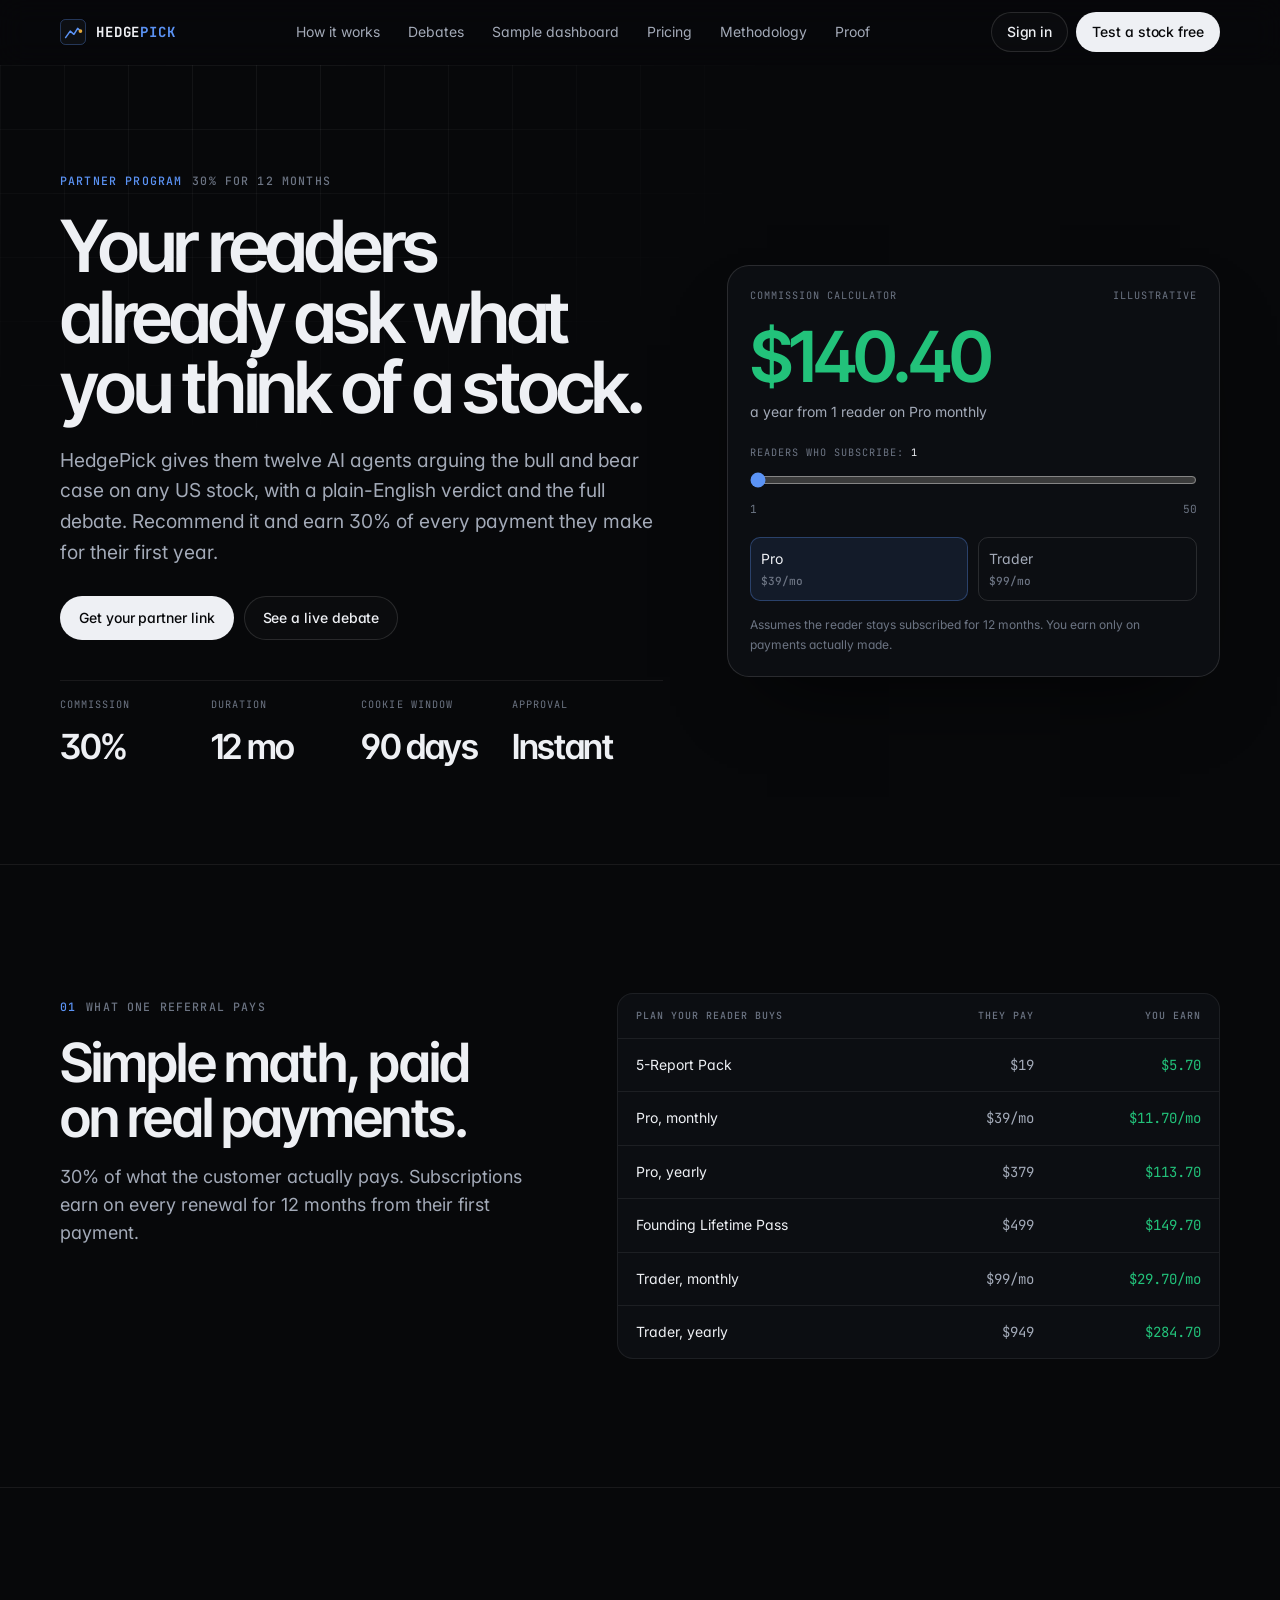
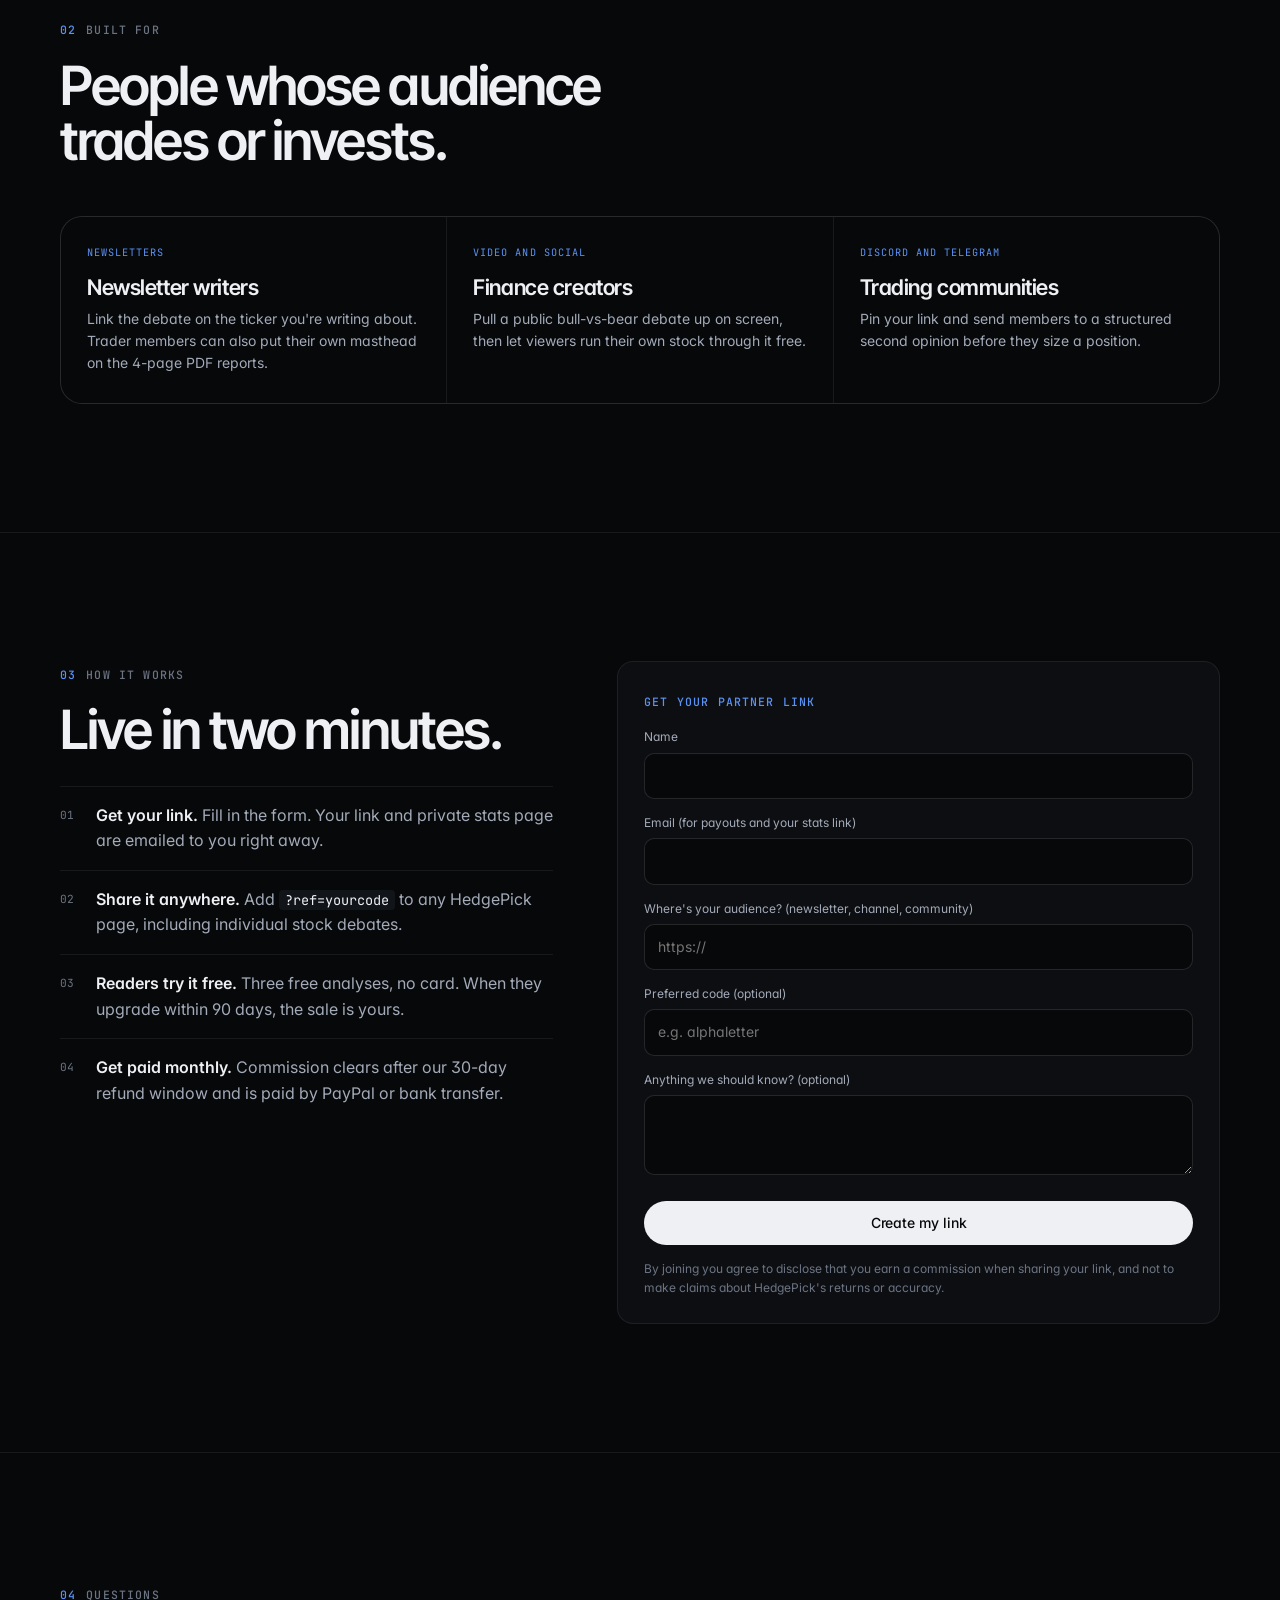
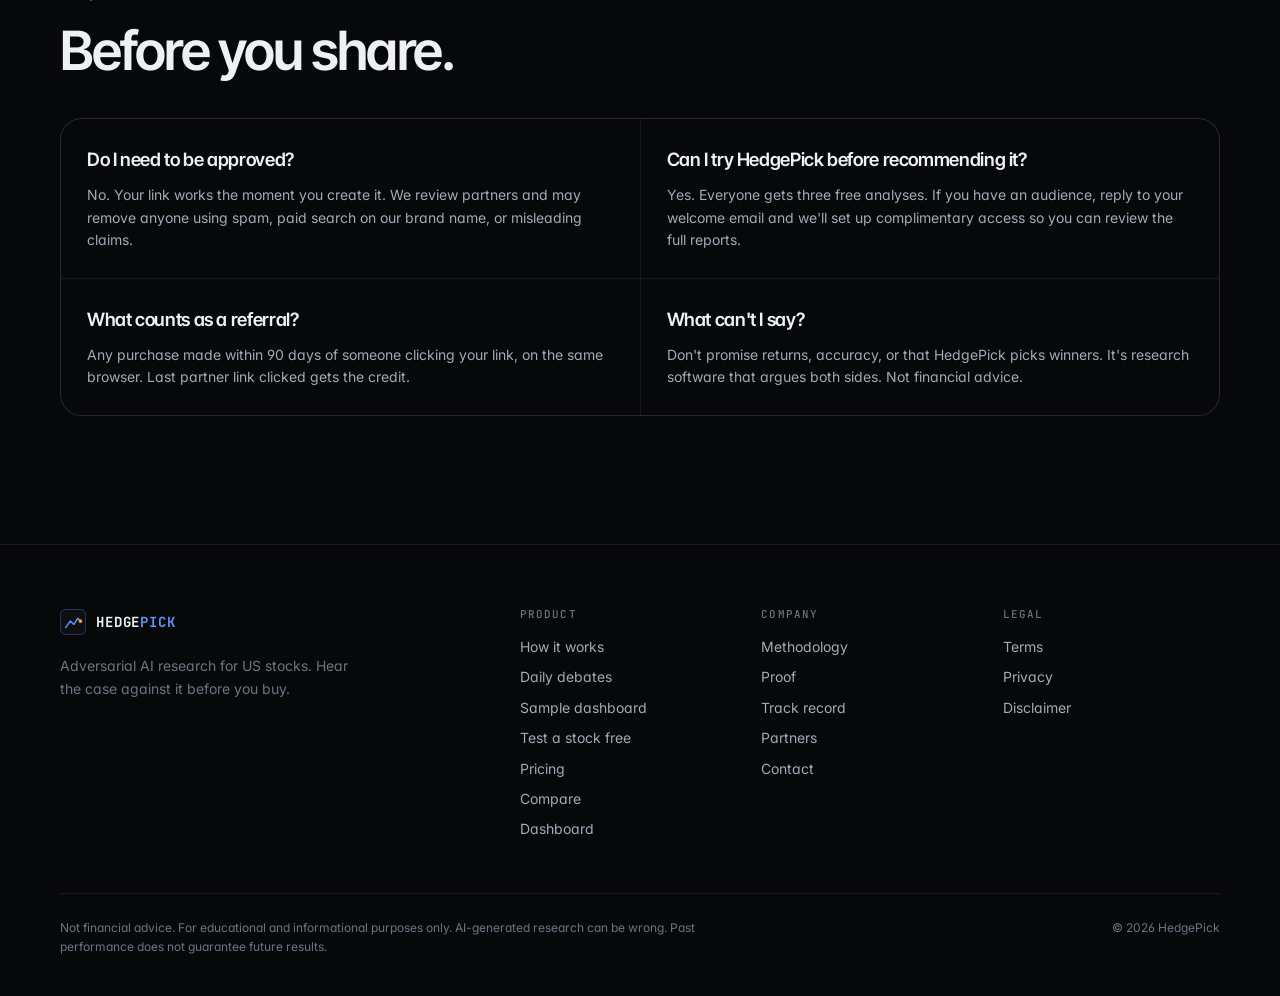
<file: partners.html>
<!DOCTYPE html>
<html lang="en">
<head>
<meta charset="UTF-8">
<meta name="viewport" content="width=device-width, initial-scale=1.0, viewport-fit=cover">
<title>Partner Program — Earn 30% recommending HedgePick</title>
<meta name="description" content="Newsletter writers, finance creators and trading communities earn 30% of every payment from readers they refer to HedgePick, for 12 months.">
<link rel="canonical" href="https://hedgepick.com/partners">
<link rel="icon" type="image/x-icon" href="/favicon.ico">
<link rel="icon" type="image/svg+xml" href="/favicon.svg">
<link rel="icon" type="image/png" sizes="32x32" href="/favicon-32.png">
<link rel="icon" type="image/png" sizes="16x16" href="/favicon-16.png">
<link rel="apple-touch-icon" sizes="180x180" href="/favicon-180.png">
<meta name="theme-color" content="#07080a">
<meta property="og:type" content="website">
<meta property="og:site_name" content="HedgePick">
<meta property="og:title" content="Partner Program — Earn 30% recommending HedgePick">
<meta property="og:description" content="Newsletter writers, finance creators and trading communities earn 30% of every payment from readers they refer to HedgePick, for 12 months.">
<meta property="og:url" content="https://hedgepick.com/partners">
<meta property="og:image" content="https://hedgepick.com/og-image.png">
<meta property="og:image:width" content="1200">
<meta property="og:image:height" content="630">
<meta name="twitter:card" content="summary_large_image">
<meta name="twitter:title" content="Partner Program — Earn 30% recommending HedgePick">
<meta name="twitter:description" content="Newsletter writers, finance creators and trading communities earn 30% of every payment from readers they refer to HedgePick, for 12 months.">
<meta name="twitter:image" content="https://hedgepick.com/og-image.png">
<link rel="preconnect" href="https://fonts.googleapis.com">
<link rel="preconnect" href="https://fonts.gstatic.com" crossorigin>
<link href="https://fonts.googleapis.com/css2?family=Inter:wght@400;500;600&family=Inter+Tight:wght@500;600;700&family=JetBrains+Mono:wght@400;500;600&display=swap" rel="stylesheet">
<link rel="stylesheet" href="/assets/hp.css?v=5">
<script src="/assets/hp.js?v=5"></script>
<script async src="https://www.googletagmanager.com/gtag/js?id=G-W2VWCNQC6T"></script>
<script>window.dataLayer=window.dataLayer||[];function gtag(){dataLayer.push(arguments);}gtag('js',new Date());gtag('config','G-W2VWCNQC6T');</script>
<style>
#stats{display:none;border-bottom:1px solid var(--line);background:var(--bg-1)}
#stats .sec{padding:48px 0}
#stats h2{font-size:clamp(1.6rem,1.2rem + 1.4vw,2.4rem);margin-top:12px}
.stat-grid{display:grid;grid-template-columns:repeat(4,1fr);gap:12px;margin-top:20px}
.stat-grid .card{padding:18px}
.k{font-family:var(--mono);font-size:.64rem;letter-spacing:.1em;text-transform:uppercase;color:var(--t3)}
.stat-grid .v{font-family:var(--display);font-size:2rem;font-weight:600;letter-spacing:-.04em;margin-top:8px}
.note{font-size:var(--xs);color:var(--t3);margin-top:14px}
.p-hero{padding:clamp(56px,8vw,110px) 0 clamp(56px,7vw,96px);position:relative;overflow:hidden}
.p-hero::before{content:"";position:absolute;inset:0;background-image:linear-gradient(var(--line) 1px,transparent 1px),linear-gradient(90deg,var(--line) 1px,transparent 1px);background-size:64px 64px;-webkit-mask-image:radial-gradient(ellipse 60% 70% at 20% 0%,#000 10%,transparent 70%);mask-image:radial-gradient(ellipse 60% 70% at 20% 0%,#000 10%,transparent 70%);opacity:.7;pointer-events:none}
.p-grid{position:relative;display:grid;grid-template-columns:minmax(0,1.1fr) minmax(0,.9fr);gap:clamp(32px,5vw,80px);align-items:center}
.p-hero h1{font-size:clamp(2.5rem,1.3rem + 4vw,4.8rem);letter-spacing:-.045em;line-height:.98;margin-top:18px;max-width:15ch}
.p-hero .lead{color:var(--t2);font-size:clamp(1.05rem,.98rem + .3vw,1.2rem);max-width:52ch;margin-top:22px}
.p-hero .acts{display:flex;gap:10px;margin-top:28px;flex-wrap:wrap}
.terms-row{display:grid;grid-template-columns:repeat(4,1fr);margin-top:40px;border-top:1px solid var(--line)}
.terms-row > div{padding:16px 16px 0 0}
.terms-row .v{font-family:var(--display);font-size:clamp(1.6rem,1.2rem + 1.2vw,2.4rem);font-weight:600;letter-spacing:-.04em;margin-top:6px}
.earn{border:1px solid var(--line-2);border-radius:var(--r4);background:var(--bg-1);padding:22px;box-shadow:0 40px 80px -40px rgba(0,0,0,.8)}
.earn-h{display:flex;justify-content:space-between;align-items:center}
.earn-v{font-family:var(--display);font-size:clamp(3rem,2rem + 3vw,4.6rem);font-weight:600;letter-spacing:-.05em;line-height:1;margin-top:18px;color:var(--green)}
.earn-s{font-size:var(--sm);color:var(--t2);margin-top:8px}
.earn-r{margin-top:22px}
.earn-r input{width:100%;accent-color:var(--blue)}
.earn-l{display:flex;justify-content:space-between;font-family:var(--mono);font-size:.7rem;color:var(--t3);margin-top:6px}
.earn-m{display:grid;grid-template-columns:1fr 1fr;gap:10px;margin-top:18px}
.earn-m button{border:1px solid var(--line-2);border-radius:var(--r2);padding:10px;font-size:var(--sm);color:var(--t2);text-align:left;transition:all .2s}
.earn-m button.on{border-color:var(--blue-bd);background:var(--blue-dim);color:var(--t1)}
.earn-m button b{display:block;font-family:var(--mono);font-size:.7rem;color:var(--t3);font-weight:500;margin-top:2px}
.grid2{display:grid;grid-template-columns:minmax(0,.9fr) minmax(0,1.1fr);gap:clamp(32px,5vw,80px);align-items:start}
.tbl{width:100%;border-collapse:collapse;font-size:var(--sm)}
.tbl th{font-family:var(--mono);font-size:.62rem;letter-spacing:.1em;text-transform:uppercase;color:var(--t3);font-weight:500;text-align:left;padding:14px 18px;border-bottom:1px solid var(--line)}
.tbl td{padding:15px 18px;border-bottom:1px solid var(--line);color:var(--t2)}
.tbl tr:last-child td{border-bottom:0}
.tbl td:first-child{color:var(--t1)}
.tbl .n{text-align:right;font-family:var(--mono)}
.tbl td.n:last-child{color:var(--green)}
.who{display:grid;grid-template-columns:repeat(3,1fr);gap:1px;background:var(--line);border:1px solid var(--line);border-radius:var(--r4);overflow:hidden;margin-top:48px}
.who > div{background:var(--bg);padding:28px 26px;transition:background .3s}
.who > div:hover{background:var(--bg-1)}
.who .k{color:var(--blue)}
.who h3{font-size:1.35rem;letter-spacing:-.02em;margin-top:14px}
.who p{color:var(--t2);font-size:var(--sm);margin-top:10px}
.steps{list-style:none;margin-top:28px;counter-reset:s}
.steps li{counter-increment:s;display:grid;grid-template-columns:36px 1fr;padding:16px 0;border-top:1px solid var(--line);color:var(--t2)}
.steps li::before{content:counter(s,decimal-leading-zero);font-family:var(--mono);font-size:.7rem;color:var(--t3);padding-top:4px}
.steps li b{color:var(--t1);font-weight:600}
.steps code,.mono-c{font-family:var(--mono);font-size:.85em;color:var(--t1);background:var(--bg-2);padding:1px 6px;border-radius:4px}
#apply{padding:26px;scroll-margin-top:90px}
#apply label{display:block;font-size:var(--xs);color:var(--t2);margin:14px 0 6px}
#apply input,#apply textarea{width:100%;background:var(--bg);border:1px solid var(--line-2);border-radius:var(--r2);padding:11px 13px;font:inherit;font-size:var(--sm);color:var(--t1);transition:border-color .2s,box-shadow .2s}
#apply input:focus,#apply textarea:focus{outline:none;border-color:var(--blue);box-shadow:0 0 0 4px rgba(91,147,245,.12)}
#apply textarea{min-height:80px;resize:vertical}
.msg{margin-top:14px;font-size:var(--sm)}
.out{display:none;margin-top:18px;border:1px solid var(--green-bd);border-radius:var(--r2);padding:16px;background:var(--green-dim)}
.out code{font-family:var(--mono);font-size:var(--sm);word-break:break-all;color:var(--t1)}
.faq{display:grid;grid-template-columns:1fr 1fr;gap:1px;background:var(--line);border:1px solid var(--line);border-radius:var(--r4);overflow:hidden;margin-top:40px}
.faq > div{background:var(--bg);padding:26px}
.faq dt{font-family:var(--display);font-weight:600;font-size:1.15rem;letter-spacing:-.02em}
.faq dd{color:var(--t2);font-size:var(--sm);margin-top:10px}
@media(max-width:900px){.p-grid,.grid2,.faq{grid-template-columns:1fr}.who{grid-template-columns:1fr}.stat-grid,.terms-row{grid-template-columns:1fr 1fr}}
</style>
</head>
<body>
<a class="skip" href="#main">Skip to content</a>
<header class="hdr" id="hdr">
  <div class="hdr-in">
    <a href="/" class="brand" aria-label="HedgePick home"><svg viewBox="0 0 28 28" fill="none" aria-hidden="true"><rect width="28" height="28" rx="6" fill="#0d0f13"/><rect x=".5" y=".5" width="27" height="27" rx="5.5" stroke="rgba(91,147,245,.35)"/><path class="ln" d="M6 20L11 13L15 16.5L19 10L22 13" stroke="#5b93f5" stroke-width="1.6" stroke-linecap="round" stroke-linejoin="round"/><circle cx="22" cy="13" r="2" fill="#e3a83a"/></svg><span>HEDGE<em>PICK</em></span></a>
    <nav class="nav" aria-label="Primary">
      <a href="/#how">How it works</a>
      <a href="/analysis">Debates</a>
      <a href="/sample">Sample dashboard</a>
      <a href="/#pricing">Pricing</a>
      <a href="/system">Methodology</a>
      <a href="/proof">Proof</a>
    </nav>
    <div class="hdr-act">
      <button type="button" class="btn btn-ghost" data-out onclick="showSignIn()">Sign in</button>
      <a href="/start" class="btn btn-pri" data-out>Test a stock free</a>
      <a href="/dashboard" class="btn btn-pri" data-in style="display:none">Open dashboard</a>
      <button class="ham" id="ham" onclick="toggleMenu()" aria-label="Open menu" aria-expanded="false"><span></span><span></span><span></span></button>
    </div>
  </div>
</header>
<nav class="mmenu" id="mmenu" aria-label="Mobile">
  <a href="/#how" onclick="closeMenu()">How it works</a>
  <a href="/analysis">Debates</a>
  <a href="/sample">Sample dashboard</a>
  <a href="/#pricing" onclick="closeMenu()">Pricing</a>
  <a href="/system">Methodology</a>
  <a href="/proof">Proof</a>
  <a href="/partners">Partners</a>
  <a href="#" data-out onclick="closeMenu();showSignIn();return false;">Sign in</a>
  <a href="/dashboard" data-in style="display:none">Dashboard</a>
  <a href="/start" class="btn btn-pri" data-out>Test a stock free</a>
  <a href="/dashboard" class="btn btn-pri" data-in style="display:none">Open dashboard</a>
</nav>

<main id="main">
<section id="stats" aria-live="polite">
  <div class="sec wrap">
    <div class="kick"><b>Partner dashboard</b></div>
    <h2 id="stName">Your referrals</h2>
    <p style="color:var(--t2);font-size:var(--sm);margin-top:8px">Your link: <code id="stLink" class="mono-c"></code></p>
    <div class="stat-grid">
      <div class="card"><div class="k">Visits</div><div class="v" id="stVisits">—</div></div>
      <div class="card"><div class="k">Sales</div><div class="v" id="stSales">—</div></div>
      <div class="card"><div class="k">Commission earned</div><div class="v" id="stComm">—</div></div>
      <div class="card"><div class="k">Cleared for payout</div><div class="v" id="stClear">—</div></div>
    </div>
    <p class="note">Commission clears 30 days after each payment (our refund window). Payouts go out monthly.</p>
  </div>
</section>

<section class="p-hero">
  <div class="wrap p-grid">
    <div>
      <div class="kick rv"><b>Partner program</b> 30% for 12 months</div>
      <h1 class="rv d1">Your readers already ask what you think of a stock.</h1>
      <p class="lead rv d2">HedgePick gives them twelve AI agents arguing the bull and bear case on any US stock, with a plain-English verdict and the full debate. Recommend it and earn 30% of every payment they make for their first year.</p>
      <div class="acts rv d2">
        <a class="btn btn-pri" href="#apply">Get your partner link</a>
        <a class="btn btn-ghost" href="/analysis">See a live debate</a>
      </div>
      <div class="terms-row rv d3" role="list">
        <div role="listitem"><div class="k">Commission</div><div class="v">30%</div></div>
        <div role="listitem"><div class="k">Duration</div><div class="v">12 mo</div></div>
        <div role="listitem"><div class="k">Cookie window</div><div class="v">90 days</div></div>
        <div role="listitem"><div class="k">Approval</div><div class="v">Instant</div></div>
      </div>
    </div>
    <div class="earn rv d2" aria-label="Commission calculator">
      <div class="earn-h"><span class="k">Commission calculator</span><span class="k">Illustrative</span></div>
      <div class="earn-v" id="eV">$140.40</div>
      <div class="earn-s" id="eS">a year from 1 reader on Pro monthly</div>
      <div class="earn-r">
        <label for="eN" class="k" style="display:block;margin-bottom:8px">Readers who subscribe: <span id="eNl" style="color:var(--t1)">1</span></label>
        <input id="eN" type="range" min="1" max="50" value="1">
        <div class="earn-l"><span>1</span><span>50</span></div>
      </div>
      <div class="earn-m" role="group" aria-label="Plan">
        <button type="button" class="on" data-c="1404" data-p="Pro monthly">Pro<b>$39/mo</b></button>
        <button type="button" data-c="3564" data-p="Trader monthly">Trader<b>$99/mo</b></button>
      </div>
      <p class="note">Assumes the reader stays subscribed for 12 months. You earn only on payments actually made.</p>
    </div>
  </div>
</section>

<section class="sec rule">
  <div class="wrap grid2">
    <div class="rv">
      <div class="kick"><b>01</b> What one referral pays</div>
      <h2 class="st">Simple math, paid on real payments.</h2>
      <p class="sd">30% of what the customer actually pays. Subscriptions earn on every renewal for 12 months from their first payment.</p>
    </div>
    <div class="card rv d1">
      <table class="tbl">
        <thead><tr><th>Plan your reader buys</th><th class="n">They pay</th><th class="n">You earn</th></tr></thead>
        <tbody>
          <tr><td>5-Report Pack</td><td class="n">$19</td><td class="n">$5.70</td></tr>
          <tr><td>Pro, monthly</td><td class="n">$39/mo</td><td class="n">$11.70/mo</td></tr>
          <tr><td>Pro, yearly</td><td class="n">$379</td><td class="n">$113.70</td></tr>
          <tr><td>Founding Lifetime Pass</td><td class="n">$499</td><td class="n">$149.70</td></tr>
          <tr><td>Trader, monthly</td><td class="n">$99/mo</td><td class="n">$29.70/mo</td></tr>
          <tr><td>Trader, yearly</td><td class="n">$949</td><td class="n">$284.70</td></tr>
        </tbody>
      </table>
    </div>
  </div>
</section>

<section class="sec rule">
  <div class="wrap">
    <div class="rv"><div class="kick"><b>02</b> Built for</div><h2 class="st">People whose audience trades or invests.</h2></div>
    <div class="who rv d1">
      <div><div class="k">Newsletters</div><h3>Newsletter writers</h3><p>Link the debate on the ticker you're writing about. Trader members can also put their own masthead on the 4-page PDF reports.</p></div>
      <div><div class="k">Video and social</div><h3>Finance creators</h3><p>Pull a public bull-vs-bear debate up on screen, then let viewers run their own stock through it free.</p></div>
      <div><div class="k">Discord and Telegram</div><h3>Trading communities</h3><p>Pin your link and send members to a structured second opinion before they size a position.</p></div>
    </div>
  </div>
</section>

<section class="sec rule">
  <div class="wrap grid2">
    <div class="rv">
      <div class="kick"><b>03</b> How it works</div>
      <h2 class="st">Live in two minutes.</h2>
      <ol class="steps">
        <li><span><b>Get your link.</b> Fill in the form. Your link and private stats page are emailed to you right away.</span></li>
        <li><span><b>Share it anywhere.</b> Add <code>?ref=yourcode</code> to any HedgePick page, including individual stock debates.</span></li>
        <li><span><b>Readers try it free.</b> Three free analyses, no card. When they upgrade within 90 days, the sale is yours.</span></li>
        <li><span><b>Get paid monthly.</b> Commission clears after our 30-day refund window and is paid by PayPal or bank transfer.</span></li>
      </ol>
    </div>
    <div class="card rv d1" id="apply">
      <div class="kick"><b>Get your partner link</b></div>
      <form id="pf" novalidate>
        <label for="pName">Name</label>
        <input id="pName" name="name" autocomplete="name" required>
        <label for="pEmail">Email (for payouts and your stats link)</label>
        <input id="pEmail" name="email" type="email" autocomplete="email" required>
        <label for="pUrl">Where's your audience? (newsletter, channel, community)</label>
        <input id="pUrl" name="audience_url" placeholder="https://">
        <label for="pCode">Preferred code (optional)</label>
        <input id="pCode" name="code" placeholder="e.g. alphaletter" maxlength="24">
        <label for="pNote">Anything we should know? (optional)</label>
        <textarea id="pNote" name="audience_note" maxlength="600"></textarea>
        <button class="btn btn-pri" type="submit" style="width:100%;margin-top:18px">Create my link</button>
        <p class="msg" id="pMsg" role="status"></p>
        <div class="out" id="pOut">
          <div style="font-size:var(--sm);color:var(--t2);margin-bottom:6px">Your referral link</div>
          <code id="pLink"></code>
          <div style="font-size:var(--sm);color:var(--t2);margin:12px 0 6px">Your private stats page (also emailed)</div>
          <a id="pStats" style="color:var(--blue-2);font-size:var(--sm);word-break:break-all"></a>
        </div>
        <p class="note">By joining you agree to disclose that you earn a commission when sharing your link, and not to make claims about HedgePick's returns or accuracy.</p>
      </form>
    </div>
  </div>
</section>

<section class="sec rule">
  <div class="wrap">
    <div class="rv"><div class="kick"><b>04</b> Questions</div><h2 class="st">Before you share.</h2></div>
    <dl class="faq rv d1">
      <div><dt>Do I need to be approved?</dt><dd>No. Your link works the moment you create it. We review partners and may remove anyone using spam, paid search on our brand name, or misleading claims.</dd></div>
      <div><dt>Can I try HedgePick before recommending it?</dt><dd>Yes. Everyone gets three free analyses. If you have an audience, reply to your welcome email and we'll set up complimentary access so you can review the full reports.</dd></div>
      <div><dt>What counts as a referral?</dt><dd>Any purchase made within 90 days of someone clicking your link, on the same browser. Last partner link clicked gets the credit.</dd></div>
      <div><dt>What can't I say?</dt><dd>Don't promise returns, accuracy, or that HedgePick picks winners. It's research software that argues both sides. Not financial advice.</dd></div>
    </dl>
  </div>
</section>
</main>
<footer class="ft">
  <div class="wrap">
    <div class="ft-in">
      <div>
        <a href="/" class="brand" aria-label="HedgePick home"><svg viewBox="0 0 28 28" fill="none" aria-hidden="true"><rect width="28" height="28" rx="6" fill="#0d0f13"/><rect x=".5" y=".5" width="27" height="27" rx="5.5" stroke="rgba(91,147,245,.35)"/><path class="ln" d="M6 20L11 13L15 16.5L19 10L22 13" stroke="#5b93f5" stroke-width="1.6" stroke-linecap="round" stroke-linejoin="round"/><circle cx="22" cy="13" r="2" fill="#e3a83a"/></svg><span>HEDGE<em>PICK</em></span></a>
        <p class="ft-tag">Adversarial AI research for US stocks. Hear the case against it before you buy.</p>
      </div>
      <div class="ft-cols">
        <div><h4>Product</h4><a href="/#how">How it works</a><a href="/analysis">Daily debates</a><a href="/sample">Sample dashboard</a><a href="/start">Test a stock free</a><a href="/#pricing">Pricing</a><a href="/compare">Compare</a><a href="/dashboard">Dashboard</a></div>
        <div><h4>Company</h4><a href="/system">Methodology</a><a href="/proof">Proof</a><a href="/track-record">Track record</a><a href="/partners">Partners</a><a href="mailto:joseph@hedgepick.com">Contact</a></div>
        <div><h4>Legal</h4><a href="/terms">Terms</a><a href="/privacy">Privacy</a><a href="/terms#disclaimer">Disclaimer</a></div>
      </div>
      <div class="ft-d"><p>Not financial advice. For educational and informational purposes only. AI-generated research can be wrong. Past performance does not guarantee future results.</p><span>© 2026 HedgePick</span></div>
    </div>
  </div>
</footer>

<script>
(function(){
  var API='https://web-production-45241.up.railway.app';
  var qs=new URLSearchParams(location.search);
  var code=qs.get('code'), key=qs.get('key');
  function usd(c){return '$'+(c/100).toLocaleString('en-US',{minimumFractionDigits:2,maximumFractionDigits:2})}
  if(code&&key){
    fetch(API+'/api/partners/stats?code='+encodeURIComponent(code)+'&key='+encodeURIComponent(key))
      .then(function(r){return r.json()}).then(function(d){
        if(d.error)return;
        document.getElementById('stats').style.display='block';
        document.getElementById('stName').textContent=d.name?('Referrals for '+d.name):'Your referrals';
        document.getElementById('stLink').textContent=d.link;
        document.getElementById('stVisits').textContent=d.visits;
        document.getElementById('stSales').textContent=d.sales;
        document.getElementById('stComm').textContent=usd(d.commission_cents);
        document.getElementById('stClear').textContent=usd(d.cleared_commission_cents);
      }).catch(function(){});
  }
  var f=document.getElementById('pf'), m=document.getElementById('pMsg');
  f.addEventListener('submit',function(e){
    e.preventDefault();
    var body={name:f.name.value.trim(),email:f.email.value.trim(),audience_url:f.audience_url.value.trim(),code:f.code.value.trim(),audience_note:f.audience_note.value.trim()};
    if(!body.name){f.name.focus();m.style.color='var(--red)';m.textContent='Please enter your name.';return}
    if(!/^[^@\s]+@[^@\s]+\.[^@\s]+$/.test(body.email)){f.email.focus();m.style.color='var(--red)';m.textContent='Please enter a valid email.';return}
    var b=f.querySelector('button');b.disabled=true;b.textContent='Creating…';m.textContent='';
    fetch(API+'/api/partners/apply',{method:'POST',headers:{'Content-Type':'application/json'},body:JSON.stringify(body)})
      .then(function(r){return r.json()}).then(function(d){
        b.disabled=false;b.textContent='Create my link';
        if(!d.ok){m.style.color='var(--red)';m.textContent=d.error||'Something went wrong.';return}
        m.style.color='var(--green)';m.textContent='Done. Check your inbox for your welcome email.';
        document.getElementById('pOut').style.display='block';
        document.getElementById('pLink').textContent=d.link;
        var s=document.getElementById('pStats');s.textContent=d.stats_url;s.href=d.stats_url;
        if(window.gtag)gtag('event','partner_signup');
      }).catch(function(){b.disabled=false;b.textContent='Create my link';m.style.color='var(--red)';m.textContent='Network error. Please try again.'});
  });
})();
</script>
<script>
(function(){
  var n=document.getElementById('eN'),v=document.getElementById('eV'),s=document.getElementById('eS'),l=document.getElementById('eNl'),bs=document.querySelectorAll('.earn-m button'),c=1404,p='Pro monthly',cur=140.4,raf;
  function fmt(x){return '$'+x.toLocaleString('en-US',{minimumFractionDigits:2,maximumFractionDigits:2})}
  function upd(){
    var k=+n.value,t=k*c/10;l.textContent=k;s.textContent='a year from '+k+' reader'+(k>1?'s':'')+' on '+p;
    cancelAnimationFrame(raf);var from=cur,t0=performance.now();
    (function step(now){var q=Math.min(1,(now-t0)/450),e=1-Math.pow(1-q,3);cur=from+(t-from)*e;v.textContent=fmt(cur);if(q<1)raf=requestAnimationFrame(step)})(t0);
  }
  n.addEventListener('input',upd);
  bs.forEach(function(b){b.addEventListener('click',function(){bs.forEach(function(x){x.classList.toggle('on',x===b)});c=+b.dataset.c;p=b.dataset.p;upd()})});
})();
</script>
<script src="/ref.js" defer></script>
</body>
</html>
</file>
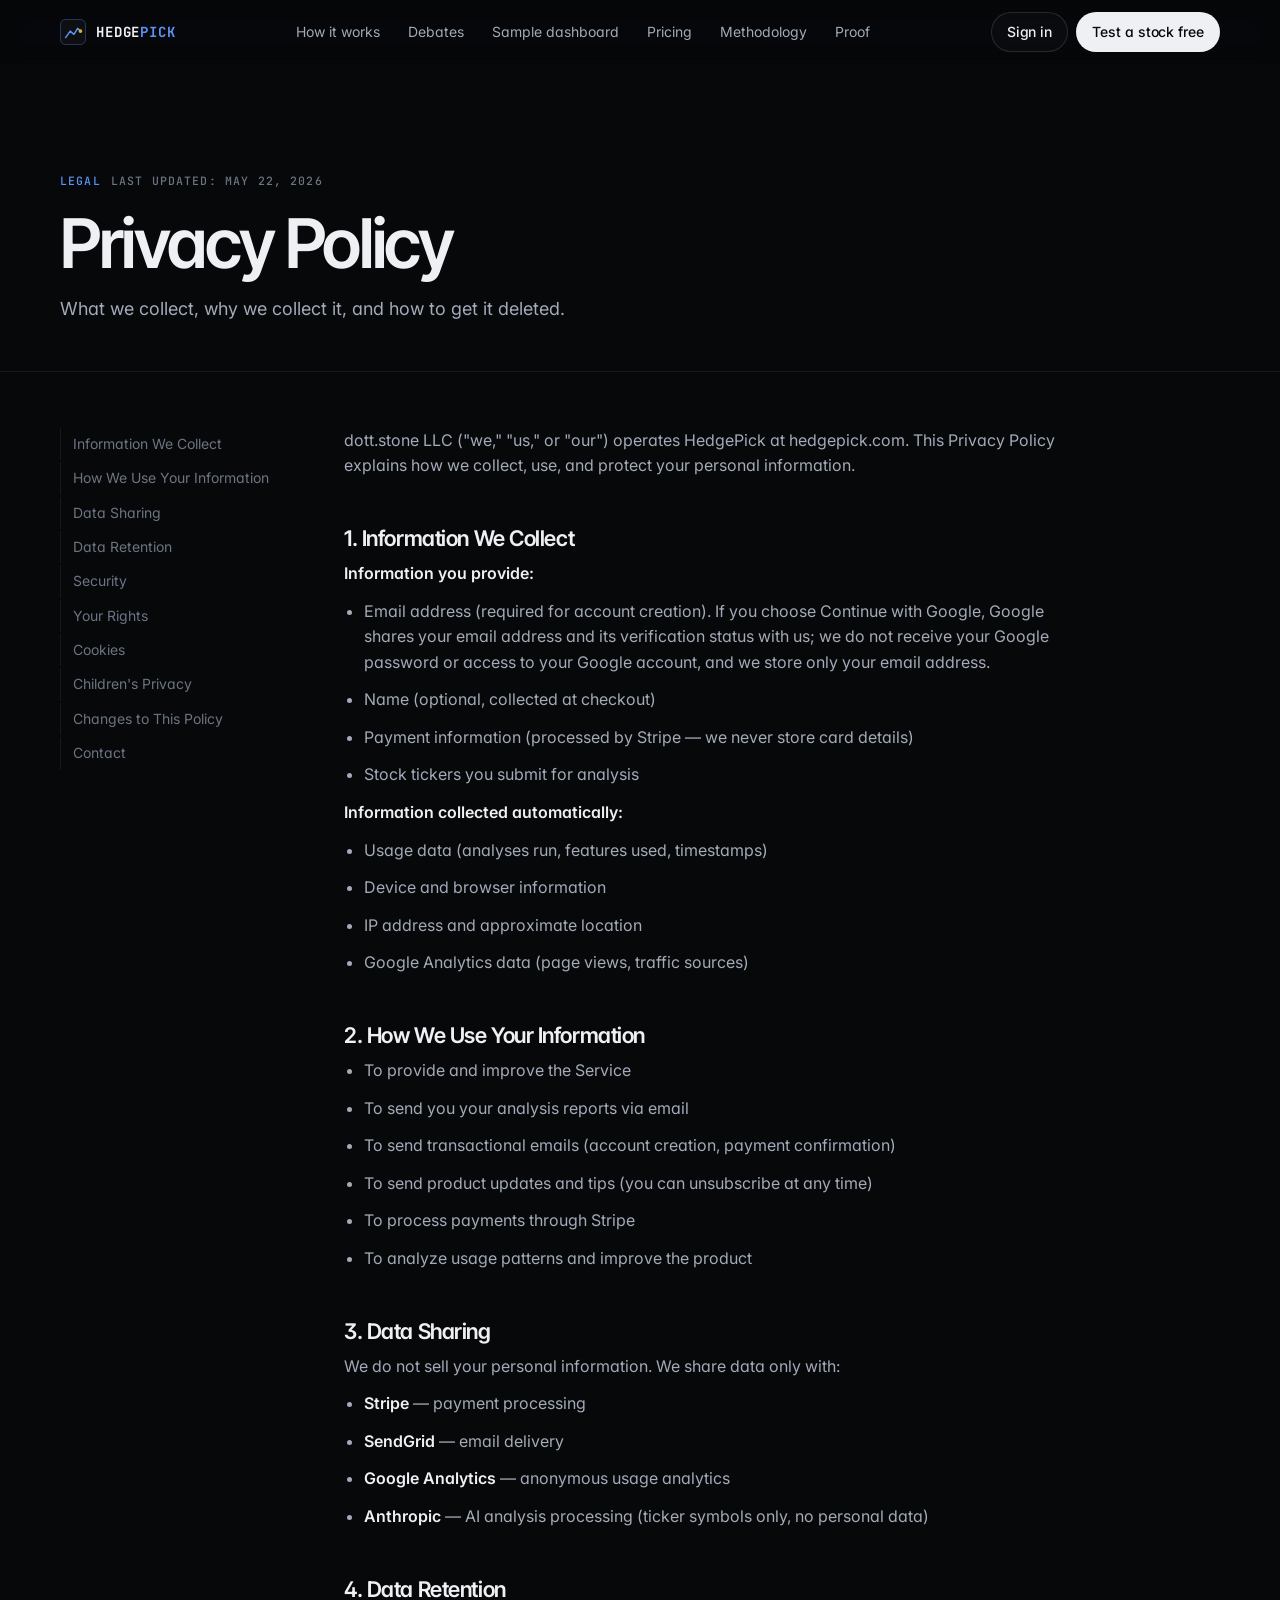
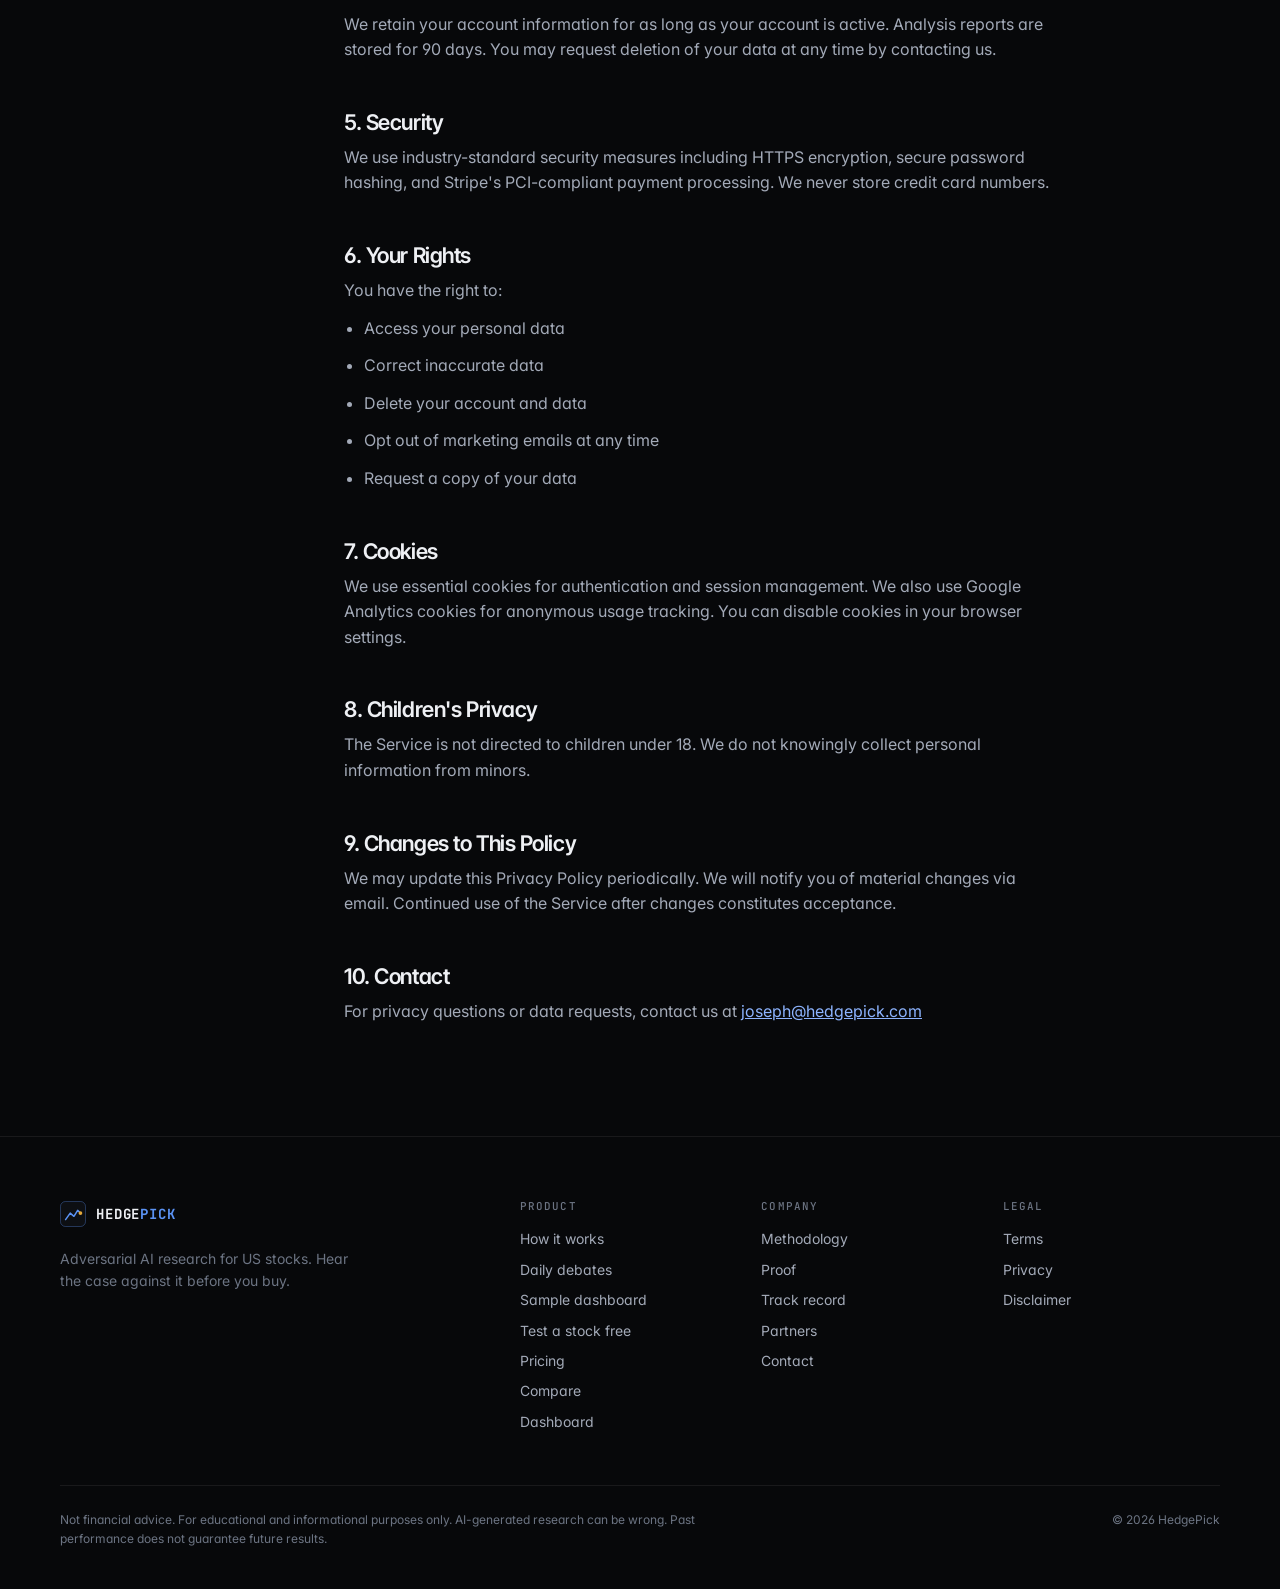
<file: privacy.html>
<!DOCTYPE html>
<html lang="en">
<head>
<meta charset="UTF-8">
<meta name="viewport" content="width=device-width, initial-scale=1.0, viewport-fit=cover">
<title>Privacy Policy — HedgePick</title>
<meta name="description" content="How HedgePick collects, uses and protects your information.">
<link rel="canonical" href="https://hedgepick.com/privacy">
<link rel="icon" type="image/x-icon" href="/favicon.ico">
<link rel="icon" type="image/svg+xml" href="/favicon.svg">
<link rel="icon" type="image/png" sizes="32x32" href="/favicon-32.png">
<link rel="icon" type="image/png" sizes="16x16" href="/favicon-16.png">
<link rel="apple-touch-icon" sizes="180x180" href="/favicon-180.png">
<meta name="theme-color" content="#07080a">
<meta property="og:type" content="website">
<meta property="og:site_name" content="HedgePick">
<meta property="og:title" content="Privacy Policy — HedgePick">
<meta property="og:description" content="How HedgePick collects, uses and protects your information.">
<meta property="og:url" content="https://hedgepick.com/privacy">
<meta property="og:image" content="https://hedgepick.com/og-image.png">
<meta property="og:image:width" content="1200">
<meta property="og:image:height" content="630">
<meta name="twitter:card" content="summary_large_image">
<meta name="twitter:title" content="Privacy Policy — HedgePick">
<meta name="twitter:description" content="How HedgePick collects, uses and protects your information.">
<meta name="twitter:image" content="https://hedgepick.com/og-image.png">
<link rel="preconnect" href="https://fonts.googleapis.com">
<link rel="preconnect" href="https://fonts.gstatic.com" crossorigin>
<link href="https://fonts.googleapis.com/css2?family=Inter:wght@400;500;600&family=Inter+Tight:wght@500;600;700&family=JetBrains+Mono:wght@400;500;600&display=swap" rel="stylesheet">
<link rel="stylesheet" href="/assets/hp.css?v=5">
<script src="/assets/hp.js?v=5"></script>
<script async src="https://www.googletagmanager.com/gtag/js?id=G-W2VWCNQC6T"></script>
<script>window.dataLayer=window.dataLayer||[];function gtag(){dataLayer.push(arguments);}gtag('js',new Date());gtag('config','G-W2VWCNQC6T');</script>
</head>
<body>
<a class="skip" href="#main">Skip to content</a>
<header class="hdr" id="hdr">
  <div class="hdr-in">
    <a href="/" class="brand" aria-label="HedgePick home"><svg viewBox="0 0 28 28" fill="none" aria-hidden="true"><rect width="28" height="28" rx="6" fill="#0d0f13"/><rect x=".5" y=".5" width="27" height="27" rx="5.5" stroke="rgba(91,147,245,.35)"/><path class="ln" d="M6 20L11 13L15 16.5L19 10L22 13" stroke="#5b93f5" stroke-width="1.6" stroke-linecap="round" stroke-linejoin="round"/><circle cx="22" cy="13" r="2" fill="#e3a83a"/></svg><span>HEDGE<em>PICK</em></span></a>
    <nav class="nav" aria-label="Primary">
      <a href="/#how">How it works</a>
      <a href="/analysis">Debates</a>
      <a href="/sample">Sample dashboard</a>
      <a href="/#pricing">Pricing</a>
      <a href="/system">Methodology</a>
      <a href="/proof">Proof</a>
    </nav>
    <div class="hdr-act">
      <button type="button" class="btn btn-ghost" data-out onclick="showSignIn()">Sign in</button>
      <a href="/start" class="btn btn-pri" data-out>Test a stock free</a>
      <a href="/dashboard" class="btn btn-pri" data-in style="display:none">Open dashboard</a>
      <button class="ham" id="ham" onclick="toggleMenu()" aria-label="Open menu" aria-expanded="false"><span></span><span></span><span></span></button>
    </div>
  </div>
</header>
<nav class="mmenu" id="mmenu" aria-label="Mobile">
  <a href="/#how" onclick="closeMenu()">How it works</a>
  <a href="/analysis">Debates</a>
  <a href="/sample">Sample dashboard</a>
  <a href="/#pricing" onclick="closeMenu()">Pricing</a>
  <a href="/system">Methodology</a>
  <a href="/proof">Proof</a>
  <a href="/partners">Partners</a>
  <a href="#" data-out onclick="closeMenu();showSignIn();return false;">Sign in</a>
  <a href="/dashboard" data-in style="display:none">Dashboard</a>
  <a href="/start" class="btn btn-pri" data-out>Test a stock free</a>
  <a href="/dashboard" class="btn btn-pri" data-in style="display:none">Open dashboard</a>
</nav>

<main id="main">
<section class="page-hero"><div class="wrap">
  <div class="kick rv"><b>Legal</b> Last updated: May 22, 2026</div>
  <h1 class="rv d1">Privacy Policy</h1>
  <p class="sd rv d2">What we collect, why we collect it, and how to get it deleted.</p>
</div></section>
<div class="wrap legal">
  <nav class="toc" aria-label="On this page"><a href="#s1">Information We Collect</a>
<a href="#s2">How We Use Your Information</a>
<a href="#s3">Data Sharing</a>
<a href="#s4">Data Retention</a>
<a href="#s5">Security</a>
<a href="#s6">Your Rights</a>
<a href="#s7">Cookies</a>
<a href="#s8">Children's Privacy</a>
<a href="#s9">Changes to This Policy</a>
<a href="#s10">Contact</a></nav>
  <article class="prose">
<p>dott.stone LLC ("we," "us," or "our") operates HedgePick at hedgepick.com. This Privacy Policy explains how we collect, use, and protect your personal information.</p>

  <h2 id="s1">1. Information We Collect</h2>
  <p><strong>Information you provide:</strong></p>
  <ul>
    <li>Email address (required for account creation). If you choose Continue with Google, Google shares your email address and its verification status with us; we do not receive your Google password or access to your Google account, and we store only your email address.</li>
    <li>Name (optional, collected at checkout)</li>
    <li>Payment information (processed by Stripe — we never store card details)</li>
    <li>Stock tickers you submit for analysis</li>
  </ul>
  <p><strong>Information collected automatically:</strong></p>
  <ul>
    <li>Usage data (analyses run, features used, timestamps)</li>
    <li>Device and browser information</li>
    <li>IP address and approximate location</li>
    <li>Google Analytics data (page views, traffic sources)</li>
  </ul>

  <h2 id="s2">2. How We Use Your Information</h2>
  <ul>
    <li>To provide and improve the Service</li>
    <li>To send you your analysis reports via email</li>
    <li>To send transactional emails (account creation, payment confirmation)</li>
    <li>To send product updates and tips (you can unsubscribe at any time)</li>
    <li>To process payments through Stripe</li>
    <li>To analyze usage patterns and improve the product</li>
  </ul>

  <h2 id="s3">3. Data Sharing</h2>
  <p>We do not sell your personal information. We share data only with:</p>
  <ul>
    <li><strong>Stripe</strong> — payment processing</li>
    <li><strong>SendGrid</strong> — email delivery</li>
    <li><strong>Google Analytics</strong> — anonymous usage analytics</li>
    <li><strong>Anthropic</strong> — AI analysis processing (ticker symbols only, no personal data)</li>
  </ul>

  <h2 id="s4">4. Data Retention</h2>
  <p>We retain your account information for as long as your account is active. Analysis reports are stored for 90 days. You may request deletion of your data at any time by contacting us.</p>

  <h2 id="s5">5. Security</h2>
  <p>We use industry-standard security measures including HTTPS encryption, secure password hashing, and Stripe's PCI-compliant payment processing. We never store credit card numbers.</p>

  <h2 id="s6">6. Your Rights</h2>
  <p>You have the right to:</p>
  <ul>
    <li>Access your personal data</li>
    <li>Correct inaccurate data</li>
    <li>Delete your account and data</li>
    <li>Opt out of marketing emails at any time</li>
    <li>Request a copy of your data</li>
  </ul>

  <h2 id="s7">7. Cookies</h2>
  <p>We use essential cookies for authentication and session management. We also use Google Analytics cookies for anonymous usage tracking. You can disable cookies in your browser settings.</p>

  <h2 id="s8">8. Children's Privacy</h2>
  <p>The Service is not directed to children under 18. We do not knowingly collect personal information from minors.</p>

  <h2 id="s9">9. Changes to This Policy</h2>
  <p>We may update this Privacy Policy periodically. We will notify you of material changes via email. Continued use of the Service after changes constitutes acceptance.</p>

  <h2 id="s10">10. Contact</h2>
  <p>For privacy questions or data requests, contact us at <a href="mailto:joseph@hedgepick.com">joseph@hedgepick.com</a></p>

  </article>
</div>
</main>
<footer class="ft">
  <div class="wrap">
    <div class="ft-in">
      <div>
        <a href="/" class="brand" aria-label="HedgePick home"><svg viewBox="0 0 28 28" fill="none" aria-hidden="true"><rect width="28" height="28" rx="6" fill="#0d0f13"/><rect x=".5" y=".5" width="27" height="27" rx="5.5" stroke="rgba(91,147,245,.35)"/><path class="ln" d="M6 20L11 13L15 16.5L19 10L22 13" stroke="#5b93f5" stroke-width="1.6" stroke-linecap="round" stroke-linejoin="round"/><circle cx="22" cy="13" r="2" fill="#e3a83a"/></svg><span>HEDGE<em>PICK</em></span></a>
        <p class="ft-tag">Adversarial AI research for US stocks. Hear the case against it before you buy.</p>
      </div>
      <div class="ft-cols">
        <div><h4>Product</h4><a href="/#how">How it works</a><a href="/analysis">Daily debates</a><a href="/sample">Sample dashboard</a><a href="/start">Test a stock free</a><a href="/#pricing">Pricing</a><a href="/compare">Compare</a><a href="/dashboard">Dashboard</a></div>
        <div><h4>Company</h4><a href="/system">Methodology</a><a href="/proof">Proof</a><a href="/track-record">Track record</a><a href="/partners">Partners</a><a href="mailto:joseph@hedgepick.com">Contact</a></div>
        <div><h4>Legal</h4><a href="/terms">Terms</a><a href="/privacy">Privacy</a><a href="/terms#disclaimer">Disclaimer</a></div>
      </div>
      <div class="ft-d"><p>Not financial advice. For educational and informational purposes only. AI-generated research can be wrong. Past performance does not guarantee future results.</p><span>© 2026 HedgePick</span></div>
    </div>
  </div>
</footer>
</body>
</html>
</file>
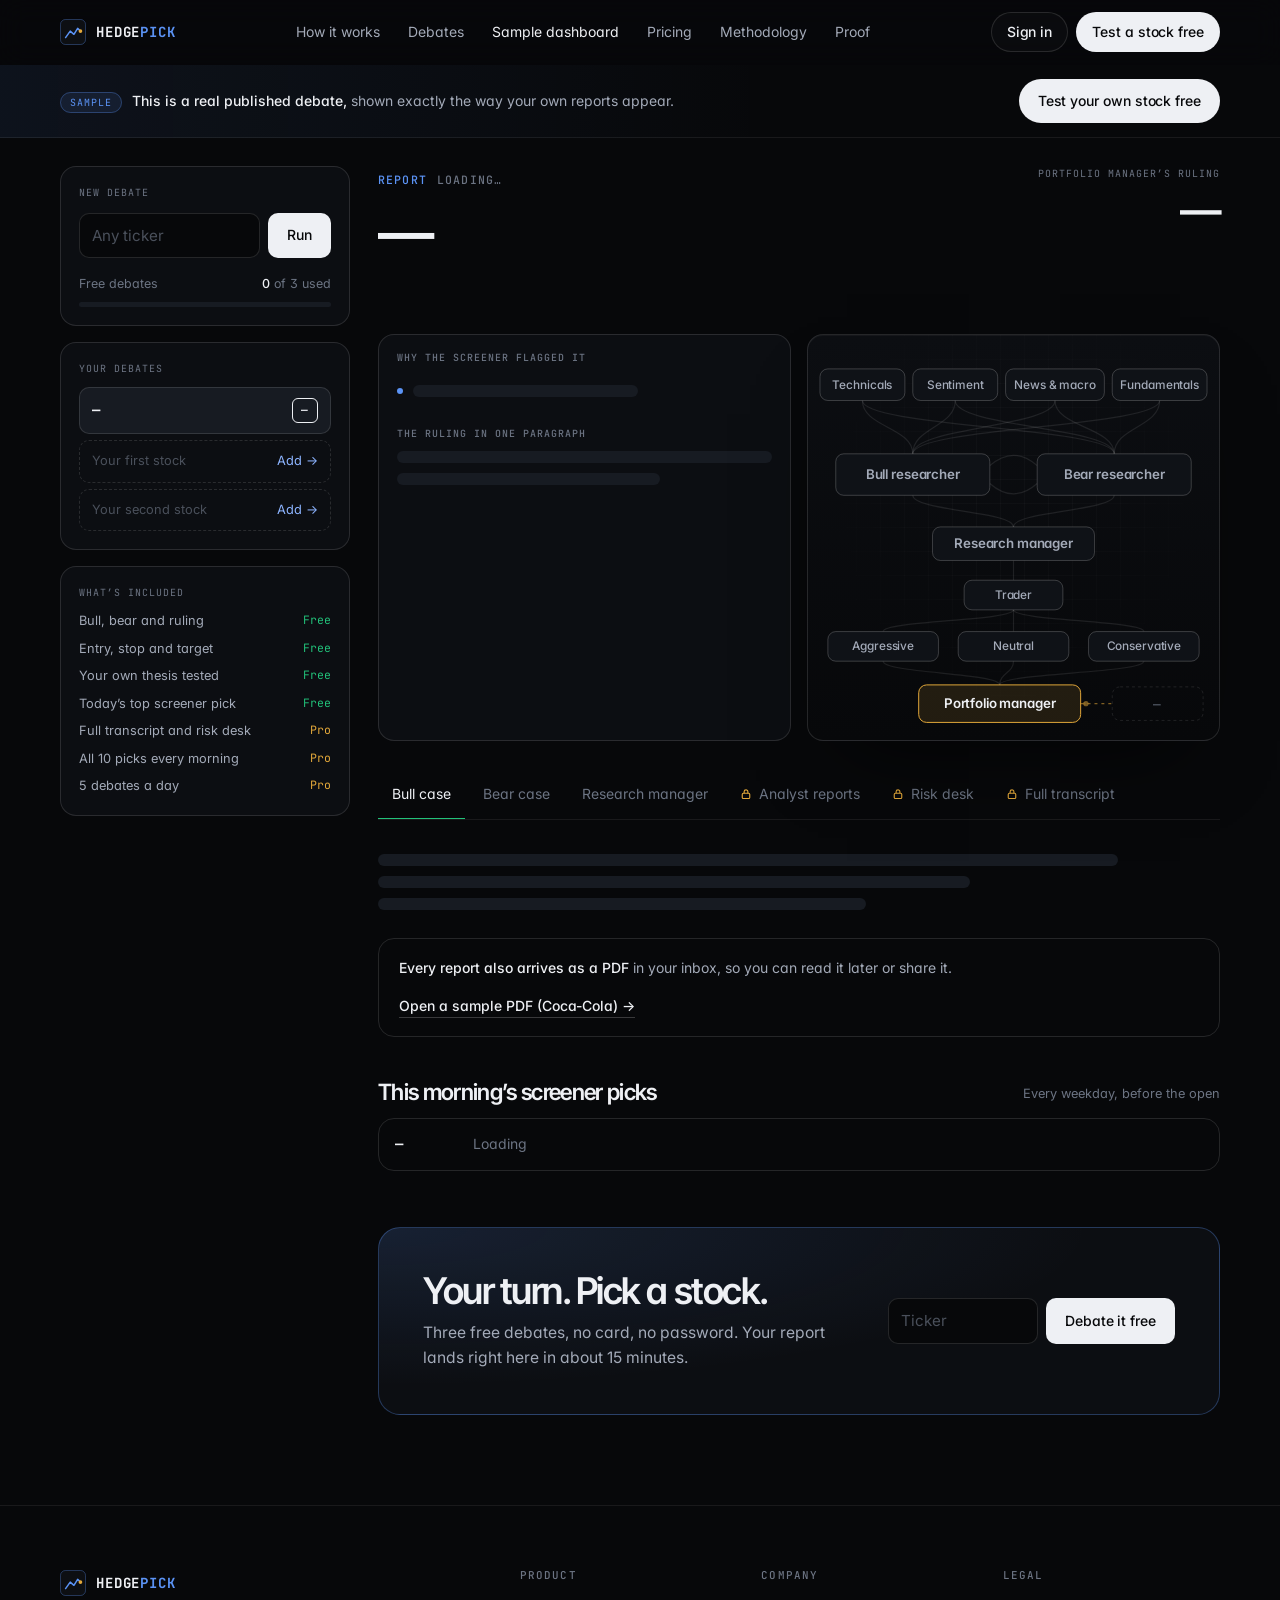
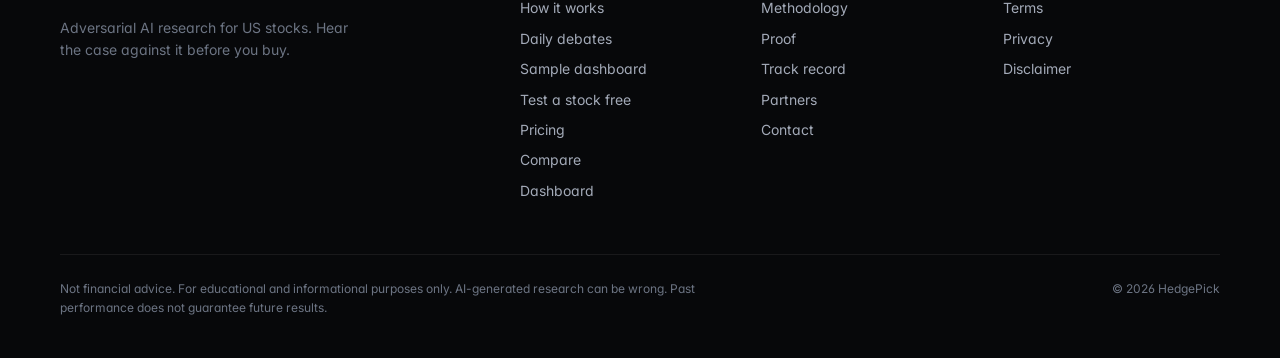
<file: sample.html>
<!DOCTYPE html>
<html lang="en">
<head>
<meta charset="UTF-8">
<meta name="viewport" content="width=device-width, initial-scale=1.0, viewport-fit=cover">
<title>Sample dashboard — HedgePick</title>
<meta name="description" content="See exactly what a HedgePick report looks like: a real published bull vs bear debate, the research manager’s ruling, and the morning screener picks.">
<link rel="canonical" href="https://hedgepick.com/sample">
<link rel="icon" type="image/x-icon" href="/favicon.ico">
<link rel="icon" type="image/svg+xml" href="/favicon.svg">
<link rel="icon" type="image/png" sizes="32x32" href="/favicon-32.png">
<link rel="icon" type="image/png" sizes="16x16" href="/favicon-16.png">
<link rel="apple-touch-icon" sizes="180x180" href="/favicon-180.png">
<meta name="theme-color" content="#07080a">
<meta property="og:type" content="website">
<meta property="og:site_name" content="HedgePick">
<meta property="og:title" content="Sample dashboard — HedgePick">
<meta property="og:description" content="See exactly what a HedgePick report looks like: a real published bull vs bear debate, the research manager’s ruling, and the morning screener picks.">
<meta property="og:url" content="https://hedgepick.com/sample">
<meta property="og:image" content="https://hedgepick.com/og-image.png">
<meta property="og:image:width" content="1200">
<meta property="og:image:height" content="630">
<meta name="twitter:card" content="summary_large_image">
<meta name="twitter:title" content="Sample dashboard — HedgePick">
<meta name="twitter:description" content="See exactly what a HedgePick report looks like: a real published bull vs bear debate, the research manager’s ruling, and the morning screener picks.">
<meta name="twitter:image" content="https://hedgepick.com/og-image.png">
<link rel="preconnect" href="https://fonts.googleapis.com">
<link rel="preconnect" href="https://fonts.gstatic.com" crossorigin>
<link href="https://fonts.googleapis.com/css2?family=Inter:wght@400;500;600&family=Inter+Tight:wght@500;600;700&family=JetBrains+Mono:wght@400;500;600&display=swap" rel="stylesheet">
<link rel="stylesheet" href="/assets/hp.css?v=5">
<script src="/assets/hp.js?v=5"></script>
<script async src="https://www.googletagmanager.com/gtag/js?id=G-W2VWCNQC6T"></script>
<script>window.dataLayer=window.dataLayer||[];function gtag(){dataLayer.push(arguments);}gtag('js',new Date());gtag('config','G-W2VWCNQC6T');</script>
<style>
.sb{border-bottom:1px solid var(--line);background:linear-gradient(90deg,rgba(91,147,245,.08),rgba(91,147,245,0) 60%)}
.sb-in{display:flex;justify-content:space-between;align-items:center;gap:16px;padding-top:14px;padding-bottom:14px;flex-wrap:wrap}
.sb p{font-size:var(--sm);color:var(--t2)}
.sb p b{color:var(--t1);font-weight:500}
.sb .tag{font-family:var(--mono);font-size:.62rem;letter-spacing:.1em;text-transform:uppercase;color:var(--blue);border:1px solid var(--blue-bd);background:var(--blue-dim);border-radius:999px;padding:3px 9px;margin-right:10px}
.dash{display:grid;grid-template-columns:290px minmax(0,1fr);grid-template-areas:"side main";gap:28px;padding-top:28px;padding-bottom:90px;align-items:start}
.side{grid-area:side;display:grid;gap:16px;position:sticky;top:84px;min-width:0}
.side .pn{min-width:0}
.nd .inp{width:100%}
.mainc{grid-area:main;min-width:0}
.pn{background:var(--bg-1);border:1px solid var(--line-2);border-radius:var(--r3);padding:18px}
.pn-k{font-family:var(--mono);font-size:.62rem;letter-spacing:.1em;text-transform:uppercase;color:var(--t3)}
.nd{display:flex;gap:8px;margin-top:12px}
.inp{flex:1;min-width:0;background:var(--bg);border:1px solid var(--line-2);border-radius:var(--r2);padding:10px 12px;font-family:var(--mono);font-size:.95rem;font-weight:600;letter-spacing:.05em;text-transform:uppercase;color:var(--t1)}
.inp::placeholder{font-family:var(--sans);font-weight:400;letter-spacing:0;text-transform:none;color:var(--t4)}
.inp:focus{outline:none;border-color:var(--blue);box-shadow:0 0 0 4px rgba(91,147,245,.12)}
.nd .btn{border-radius:var(--r2);min-height:42px}
.use{margin-top:16px;font-size:.78rem;color:var(--t3);display:flex;justify-content:space-between}
.use b{color:var(--t1);font-weight:500}
.bar{height:5px;border-radius:3px;background:var(--bg-3);margin-top:8px;overflow:hidden}
.bar i{display:block;height:100%;width:0;background:var(--blue);border-radius:3px}
.hist{list-style:none;margin-top:10px;display:grid;gap:6px}
.hist li{display:flex;justify-content:space-between;align-items:center;gap:8px;padding:10px 12px;border-radius:var(--r2);font-size:var(--sm)}
.hist li.on{background:var(--bg-3);border:1px solid var(--line-2)}
.hist li.on b{font-family:var(--mono)}
.hist li.slot{border:1px dashed var(--line-2);color:var(--t4);font-size:.8rem}
.hist li.slot a{color:var(--blue-2);text-decoration:none}
.pl{list-style:none;margin-top:10px;display:grid;gap:7px;font-size:.8rem;color:var(--t2)}
.pl li{display:flex;justify-content:space-between;gap:8px}
.pl li span:last-child{font-family:var(--mono);font-size:.72rem;color:var(--t3)}
.pl li.y span:last-child{color:var(--green)}
.pl li.n span:last-child{color:var(--gold)}
/* Report */
.rh{display:flex;justify-content:space-between;align-items:flex-start;gap:20px;flex-wrap:wrap}
.rh-tk{font-family:var(--display);font-size:clamp(2.4rem,1.6rem + 2.4vw,3.6rem);font-weight:600;letter-spacing:-.05em;line-height:.95}
.rh-nm{color:var(--t2);margin-top:10px;font-size:.95rem}
.rh-meta{display:flex;flex-wrap:wrap;gap:6px;margin-top:14px}
.chip{font-family:var(--mono);font-size:.7rem;border:1px solid var(--line-2);border-radius:999px;padding:4px 10px;color:var(--t2)}
.rv-box{text-align:right}
.rv-k{font-family:var(--mono);font-size:.62rem;letter-spacing:.1em;text-transform:uppercase;color:var(--t3)}
.rv-v{font-family:var(--display);font-size:2.6rem;font-weight:600;letter-spacing:-.04em;line-height:1;margin-top:8px}
.rv-v.BUY{color:var(--green)}.rv-v.SELL{color:var(--red)}.rv-v.HOLD{color:var(--gold)}
.rv-px{font-family:var(--mono);font-size:.85rem;color:var(--t3);margin-top:8px}
.ov{display:grid;grid-template-columns:minmax(0,1fr) minmax(0,1fr);gap:16px;margin-top:26px}
.ov .pn h4{font-family:var(--mono);font-size:.62rem;font-weight:500;letter-spacing:.1em;text-transform:uppercase;color:var(--t3)}
.sig{list-style:none;margin-top:12px;display:grid;gap:8px}
.sig li{display:flex;gap:10px;align-items:center;font-size:var(--sm);color:var(--t1)}
.sig li::before{content:"";width:6px;height:6px;border-radius:50%;background:var(--blue);flex-shrink:0}
.rul{font-size:.92rem;color:var(--t2);margin-top:12px;line-height:1.6}
.ov .eng{padding:12px;border-radius:var(--r3)}
.ov .eng .eng-cap,.ov .eng .eng-top,.ov .eng .eng-doc,.ov .eng .eng-foot{display:none}
.tabs{display:flex;gap:4px;margin-top:30px;border-bottom:1px solid var(--line);overflow-x:auto;scrollbar-width:none}
.tabs::-webkit-scrollbar{display:none}
.tabs button{padding:12px 14px;font-size:var(--sm);color:var(--t3);border-bottom:2px solid transparent;margin-bottom:-1px;white-space:nowrap;display:inline-flex;gap:7px;align-items:center;transition:color .2s,border-color .2s}
.tabs button:hover{color:var(--t1)}
.tabs button.on{color:var(--t1);border-color:var(--blue)}
.tabs button[data-k=bull].on{border-color:var(--green)}.tabs button[data-k=bear].on{border-color:var(--red)}
.tabs button .lk{width:12px;height:12px;color:var(--gold)}
.tp{display:none;padding-top:24px}
.tp.on{display:block;animation:tpIn .4s var(--ease)}
@keyframes tpIn{from{opacity:0;transform:translateY(6px)}to{opacity:1;transform:none}}
.rc{max-width:74ch}
.rc h3{font-family:var(--display);font-size:1.12rem;letter-spacing:-.02em;line-height:1.3;margin:24px 0 8px;color:var(--t1)}
.rc h3:first-child{margin-top:0}
.rc p,.rc li{font-size:.97rem;color:var(--t2);line-height:1.7;margin-bottom:12px}
.rc strong{color:var(--t1);font-weight:600}
.rc ul,.rc ol{padding-left:20px;margin-bottom:12px}
.rc .tbl{overflow-x:auto;border:1px solid var(--line-2);border-radius:var(--r2);margin:8px 0 16px}
.rc table{border-collapse:collapse;width:100%;font-size:.85rem}
.rc th,.rc td{padding:8px 10px;text-align:left;border-bottom:1px solid var(--line);white-space:nowrap;color:var(--t2)}
.rc th{font-family:var(--mono);font-size:.68rem;text-transform:uppercase;letter-spacing:.06em;color:var(--t3);font-weight:500}
.rc .fade{position:relative;max-height:520px;overflow:hidden}
.rc .fade::after{content:"";position:absolute;left:0;right:0;bottom:0;height:140px;background:linear-gradient(180deg,rgba(7,8,10,0),var(--bg))}
.more{display:flex;justify-content:space-between;align-items:center;gap:14px;flex-wrap:wrap;margin-top:6px;padding:16px 18px;border:1px solid var(--line-2);border-radius:var(--r3);background:var(--bg-1);font-size:var(--sm);color:var(--t2)}
.more b{color:var(--t1);font-weight:500}
.more .btn{border-radius:var(--r2)}
.lock{position:relative;border:1px solid var(--line-2);border-radius:var(--r3);overflow:hidden;background:var(--bg-1)}
.lock .ghost{padding:22px;display:grid;gap:12px;filter:blur(1px);opacity:.55}
.lock .ghost i{display:block;height:12px;border-radius:6px;background:linear-gradient(90deg,var(--bg-3),var(--bg-4),var(--bg-3));background-size:200% 100%;animation:sh 2.6s linear infinite}
.lock .ghost i:nth-child(3n){width:62%}.lock .ghost i:nth-child(3n+2){width:84%}
.lock .ghost .g2{display:grid;grid-template-columns:repeat(3,1fr);gap:12px}
.lock .ghost .g2 div{height:74px;border-radius:var(--r2);background:var(--bg-3)}
@keyframes sh{to{background-position:-200% 0}}
.lock .ov2{position:absolute;inset:0;display:grid;place-items:center;text-align:center;padding:24px;background:radial-gradient(ellipse at center,rgba(7,8,10,.86),rgba(7,8,10,.55))}
.lock .ov2 h4{font-family:var(--display);font-size:1.3rem;letter-spacing:-.03em}
.lock .ov2 p{font-size:var(--sm);color:var(--t2);max-width:46ch;margin:8px auto 0}
.lock .ov2 .row{display:flex;gap:8px;justify-content:center;flex-wrap:wrap;margin-top:16px}
.lock .ov2 .btn{border-radius:var(--r2)}
.lkicon{width:34px;height:34px;margin:0 auto 12px;color:var(--gold)}
.pdf{display:flex;justify-content:space-between;align-items:center;gap:16px;flex-wrap:wrap;margin-top:28px;padding:18px 20px;border:1px solid var(--line-2);border-radius:var(--r3)}
.pdf p{font-size:var(--sm);color:var(--t2)}
.pdf p b{color:var(--t1);font-weight:500}
.pdf a{font-size:var(--sm);color:var(--t1);font-weight:500;text-decoration:none;border-bottom:1px solid var(--line-3)}
/* Picks */
.pk{margin-top:44px}
.pk-h{display:flex;justify-content:space-between;align-items:flex-end;gap:12px;flex-wrap:wrap}
.pk-h h3{font-family:var(--display);font-size:1.4rem;letter-spacing:-.03em}
.pk-h p{font-size:.8rem;color:var(--t3)}
.pkl{margin-top:14px;border:1px solid var(--line-2);border-radius:var(--r3);overflow:hidden}
.pkr{display:grid;grid-template-columns:64px minmax(0,1fr) 90px 70px;gap:14px;align-items:center;padding:14px 16px;border-bottom:1px solid var(--line);font-size:var(--sm)}
.pkr:last-child{border-bottom:0}
.pkr b{font-family:var(--mono)}
.pkr .s{color:var(--t3);white-space:nowrap;overflow:hidden;text-overflow:ellipsis}
.pkr .px{font-family:var(--mono);text-align:right;color:var(--t2)}
.pkr .sc{font-family:var(--mono);text-align:right;color:var(--blue-2)}
.pkr.lk{filter:blur(4px);opacity:.5;user-select:none;pointer-events:none}
.pkr.lk i{display:block;height:10px;border-radius:5px;background:var(--bg-4)}
.pk-cta{display:flex;justify-content:space-between;align-items:center;gap:12px;flex-wrap:wrap;padding:14px 16px;background:var(--gold-dim);border-top:1px solid var(--gold-bd);font-size:var(--sm);color:var(--t2)}
.pk-cta b{color:var(--t1);font-weight:500}
.pk-cta a{color:var(--gold);font-weight:500;text-decoration:none;white-space:nowrap}
/* Final CTA */
.fc{margin-top:56px;padding:clamp(26px,4vw,44px);border:1px solid var(--blue-bd);border-radius:var(--r4);background:radial-gradient(ellipse at top left,rgba(91,147,245,.14),rgba(91,147,245,0) 60%),var(--bg-1);display:grid;grid-template-columns:minmax(0,1fr) auto;gap:24px;align-items:center}
.fc h3{font-family:var(--display);font-size:clamp(1.6rem,1.2rem + 1.4vw,2.3rem);letter-spacing:-.04em;line-height:1.05}
.fc p{color:var(--t2);margin-top:10px;font-size:.98rem}
.fc form{display:flex;gap:8px}
.fc .inp{width:150px;flex:none}
.fc .btn{border-radius:var(--r2);min-height:46px}
.skl{display:block;height:12px;border-radius:6px;background:var(--bg-3);margin:10px 0}
@media(max-width:1020px){.dash{grid-template-columns:1fr;grid-template-areas:"main" "side"}.side{position:static;grid-template-columns:repeat(auto-fit,minmax(260px,1fr))}.fc{grid-template-columns:1fr}}
@media(max-width:700px){.ov{grid-template-columns:1fr}.rv-box{text-align:left}.rh{flex-direction:column}.pkr{grid-template-columns:54px minmax(0,1fr) 70px}.pkr .sc{display:none}.fc form{flex-direction:column}.fc .inp{width:100%}.lock .ghost .g2{grid-template-columns:1fr 1fr}}
@media(prefers-reduced-motion:reduce){.tp.on{animation:none}.lock .ghost i{animation:none}}
</style>
</head>
<body>
<a class="skip" href="#main">Skip to content</a>
<header class="hdr" id="hdr">
  <div class="hdr-in">
    <a href="/" class="brand" aria-label="HedgePick home"><svg viewBox="0 0 28 28" fill="none" aria-hidden="true"><rect width="28" height="28" rx="6" fill="#0d0f13"/><rect x=".5" y=".5" width="27" height="27" rx="5.5" stroke="rgba(91,147,245,.35)"/><path class="ln" d="M6 20L11 13L15 16.5L19 10L22 13" stroke="#5b93f5" stroke-width="1.6" stroke-linecap="round" stroke-linejoin="round"/><circle cx="22" cy="13" r="2" fill="#e3a83a"/></svg><span>HEDGE<em>PICK</em></span></a>
    <nav class="nav" aria-label="Primary">
      <a href="/#how">How it works</a>
      <a href="/analysis">Debates</a>
      <a href="/sample" class="on">Sample dashboard</a>
      <a href="/#pricing">Pricing</a>
      <a href="/system">Methodology</a>
      <a href="/proof">Proof</a>
    </nav>
    <div class="hdr-act">
      <button type="button" class="btn btn-ghost" data-out onclick="showSignIn()">Sign in</button>
      <a href="/start" class="btn btn-pri" data-out>Test a stock free</a>
      <a href="/dashboard" class="btn btn-pri" data-in style="display:none">Open dashboard</a>
      <button class="ham" id="ham" onclick="toggleMenu()" aria-label="Open menu" aria-expanded="false"><span></span><span></span><span></span></button>
    </div>
  </div>
</header>
<nav class="mmenu" id="mmenu" aria-label="Mobile">
  <a href="/#how" onclick="closeMenu()">How it works</a>
  <a href="/analysis">Debates</a>
  <a href="/sample">Sample dashboard</a>
  <a href="/#pricing" onclick="closeMenu()">Pricing</a>
  <a href="/system">Methodology</a>
  <a href="/proof">Proof</a>
  <a href="/partners">Partners</a>
  <a href="#" data-out onclick="closeMenu();showSignIn();return false;">Sign in</a>
  <a href="/dashboard" data-in style="display:none">Dashboard</a>
  <a href="/start" class="btn btn-pri" data-out>Test a stock free</a>
  <a href="/dashboard" class="btn btn-pri" data-in style="display:none">Open dashboard</a>
</nav>

<div class="sb"><div class="wrap sb-in"><p><span class="tag">Sample</span><b>This is a real published debate,</b> shown exactly the way your own reports appear.</p><a class="btn btn-pri" href="/start" id="sbCta">Test your own stock free</a></div></div>
<main id="main" class="wrap dash">
  <div class="mainc">
    <div class="rh">
      <div>
        <div class="kick"><b>Report</b> <span id="rDate">Loading…</span></div>
        <div class="rh-tk" id="rTk" style="margin-top:14px">—</div>
        <div class="rh-nm" id="rNm">&nbsp;</div>
        <div class="rh-meta" id="rMeta"></div>
      </div>
      <div class="rv-box"><div class="rv-k">Portfolio manager’s ruling</div><div class="rv-v" id="rV">—</div><div class="rv-px" id="rPx"></div></div>
    </div>
    <div class="ov">
      <div class="pn"><div id="sigW"><h4>Why the screener flagged it</h4><ul class="sig" id="rSig"><li><span class="skl" style="width:60%"></span></li></ul></div><h4 id="rulH" style="margin-top:22px">The ruling in one paragraph</h4><p class="rul" id="rRul"><span class="skl"></span><span class="skl" style="width:70%"></span></p></div>
      <div><div class="eng" id="engS" aria-label="The twelve-agent pipeline that produced this ruling"><div class="eng-top"></div><div class="eng-doc"></div><div class="eng-stage"></div><div class="eng-cap"><div class="eng-cap-k"></div><div class="eng-cap-t"></div></div><div class="eng-foot"></div></div></div>
    </div>
    <div class="tabs" role="tablist" aria-label="Report sections">
      <button type="button" role="tab" class="on" data-k="bull">Bull case</button>
      <button type="button" role="tab" data-k="bear">Bear case</button>
      <button type="button" role="tab" data-k="judge">Research manager</button>
      <button type="button" role="tab" data-k="plan"><svg class="lk" viewBox="0 0 16 16" fill="none" stroke="currentColor" stroke-width="1.5" aria-hidden="true"><rect x="3" y="7" width="10" height="7" rx="1.5"/><path d="M5.5 7V5a2.5 2.5 0 015 0v2"/></svg>Analyst reports</button>
      <button type="button" role="tab" data-k="risk"><svg class="lk" viewBox="0 0 16 16" fill="none" stroke="currentColor" stroke-width="1.5" aria-hidden="true"><rect x="3" y="7" width="10" height="7" rx="1.5"/><path d="M5.5 7V5a2.5 2.5 0 015 0v2"/></svg>Risk desk</button>
      <button type="button" role="tab" data-k="full"><svg class="lk" viewBox="0 0 16 16" fill="none" stroke="currentColor" stroke-width="1.5" aria-hidden="true"><rect x="3" y="7" width="10" height="7" rx="1.5"/><path d="M5.5 7V5a2.5 2.5 0 015 0v2"/></svg>Full transcript</button>
    </div>
    <section class="tp on" id="tp-bull" role="tabpanel"><div class="rc" id="cBull"><span class="skl"></span><span class="skl" style="width:80%"></span><span class="skl" style="width:66%"></span></div></section>
    <section class="tp" id="tp-bear" role="tabpanel"><div class="rc" id="cBear"></div></section>
    <section class="tp" id="tp-judge" role="tabpanel"><div class="rc" id="cJudge"></div></section>
    <section class="tp" id="tp-plan" role="tabpanel"><div class="lock"><div class="ghost"><div class="g2"><div></div><div></div><div></div></div><i></i><i></i><i></i><i></i><i></i><i></i></div><div class="ov2"><div><svg class="lkicon" viewBox="0 0 32 32" fill="none" stroke="currentColor" stroke-width="1.6" aria-hidden="true"><rect x="7" y="14" width="18" height="13" rx="3"/><path d="M11 14v-3.5a5 5 0 0110 0V14"/><circle cx="16" cy="20.5" r="1.6" fill="currentColor"/></svg><h4>The four analyst reports</h4><p>The full technicals, sentiment, news and fundamentals write-ups the debate was built on. Included in Pro.</p><div class="row"><a class="btn btn-pri" href="https://buy.stripe.com/9B6cN70K9gSJgv14Er4AU06" data-pro>Unlock with Pro · $39/mo</a><a class="btn btn-ghost" href="/start">Try 3 debates free first</a></div></div></div></div></section>
    <section class="tp" id="tp-risk" role="tabpanel"><div class="lock"><div class="ghost"><div class="g2"><div></div><div></div><div></div></div><i></i><i></i><i></i><i></i><i></i><i></i></div><div class="ov2"><div><svg class="lkicon" viewBox="0 0 32 32" fill="none" stroke="currentColor" stroke-width="1.6" aria-hidden="true"><rect x="7" y="14" width="18" height="13" rx="3"/><path d="M11 14v-3.5a5 5 0 0110 0V14"/><circle cx="16" cy="20.5" r="1.6" fill="currentColor"/></svg><h4>The risk desk and position size</h4><p>Aggressive, neutral and conservative risk analysts argue over how much to put on, and the portfolio manager sets the size. Included in Pro.</p><div class="row"><a class="btn btn-pri" href="https://buy.stripe.com/9B6cN70K9gSJgv14Er4AU06" data-pro>Unlock with Pro · $39/mo</a><a class="btn btn-ghost" href="/start">Try 3 debates free first</a></div></div></div></div></section>
    <section class="tp" id="tp-full" role="tabpanel"><div class="lock"><div class="ghost"><div class="g2"><div></div><div></div><div></div></div><i></i><i></i><i></i><i></i><i></i><i></i></div><div class="ov2"><div><svg class="lkicon" viewBox="0 0 32 32" fill="none" stroke="currentColor" stroke-width="1.6" aria-hidden="true"><rect x="7" y="14" width="18" height="13" rx="3"/><path d="M11 14v-3.5a5 5 0 0110 0V14"/><circle cx="16" cy="20.5" r="1.6" fill="currentColor"/></svg><h4>The full transcript</h4><p>Every round of the bull–bear debate, word for word, plus the downloadable PDF with your own branding on Trader.</p><div class="row"><a class="btn btn-pri" href="https://buy.stripe.com/9B6cN70K9gSJgv14Er4AU06" data-pro>Unlock with Pro · $39/mo</a><a class="btn btn-ghost" href="/start">Try 3 debates free first</a></div></div></div></div></section>
    <div class="pdf"><p><b>Every report also arrives as a PDF</b> in your inbox, so you can read it later or share it.</p><a href="/sample-report-ko.pdf" target="_blank" rel="noopener">Open a sample PDF (Coca-Cola) →</a></div>
    <section class="pk" aria-labelledby="pkH">
      <div class="pk-h"><h3 id="pkH">This morning’s screener picks</h3><p id="pkD">Every weekday, before the open</p></div>
      <div class="pkl" id="pkl"><div class="pkr"><b>—</b><span class="s">Loading</span><span class="px"></span><span class="sc"></span></div></div>
    </section>
    <section class="fc">
      <div><h3>Your turn. Pick a stock.</h3><p>Three free debates, no card, no password. Your report lands right here in about 15 minutes.</p></div>
      <form id="fcf" action="/start"><label class="sr" for="fcT">Ticker</label><input class="inp" id="fcT" name="t" placeholder="Ticker" autocomplete="off" maxlength="10"><button class="btn btn-pri" type="submit">Debate it free</button></form>
    </section>
  </div>
  <aside class="side" aria-label="Dashboard sidebar">
    <div class="pn">
      <div class="pn-k">New debate</div>
      <form class="nd" action="/start"><label class="sr" for="ndT">Ticker</label><input class="inp" id="ndT" name="t" placeholder="Any ticker" autocomplete="off" maxlength="10"><button class="btn btn-pri" type="submit">Run</button></form>
      <div class="use"><span>Free debates</span><span><b>0</b> of 3 used</span></div>
      <div class="bar"><i></i></div>
    </div>
    <div class="pn">
      <div class="pn-k">Your debates</div>
      <ul class="hist"><li class="on"><b id="hTk">—</b><span class="vb" id="hV">—</span></li><li class="slot"><span>Your first stock</span><a href="/start">Add →</a></li><li class="slot"><span>Your second stock</span><a href="/start">Add →</a></li></ul>
    </div>
    <div class="pn">
      <div class="pn-k">What’s included</div>
      <ul class="pl"><li class="y"><span>Bull, bear and ruling</span><span>Free</span></li><li class="y"><span>Entry, stop and target</span><span>Free</span></li><li class="y"><span>Your own thesis tested</span><span>Free</span></li><li class="y"><span>Today’s top screener pick</span><span>Free</span></li><li class="n"><span>Full transcript and risk desk</span><span>Pro</span></li><li class="n"><span>All 10 picks every morning</span><span>Pro</span></li><li class="n"><span>5 debates a day</span><span>Pro</span></li></ul>
    </div>
  </aside>
</main>
<footer class="ft">
  <div class="wrap">
    <div class="ft-in">
      <div>
        <a href="/" class="brand" aria-label="HedgePick home"><svg viewBox="0 0 28 28" fill="none" aria-hidden="true"><rect width="28" height="28" rx="6" fill="#0d0f13"/><rect x=".5" y=".5" width="27" height="27" rx="5.5" stroke="rgba(91,147,245,.35)"/><path class="ln" d="M6 20L11 13L15 16.5L19 10L22 13" stroke="#5b93f5" stroke-width="1.6" stroke-linecap="round" stroke-linejoin="round"/><circle cx="22" cy="13" r="2" fill="#e3a83a"/></svg><span>HEDGE<em>PICK</em></span></a>
        <p class="ft-tag">Adversarial AI research for US stocks. Hear the case against it before you buy.</p>
      </div>
      <div class="ft-cols">
        <div><h4>Product</h4><a href="/#how">How it works</a><a href="/analysis">Daily debates</a><a href="/sample">Sample dashboard</a><a href="/start">Test a stock free</a><a href="/#pricing">Pricing</a><a href="/compare">Compare</a><a href="/dashboard">Dashboard</a></div>
        <div><h4>Company</h4><a href="/system">Methodology</a><a href="/proof">Proof</a><a href="/track-record">Track record</a><a href="/partners">Partners</a><a href="mailto:joseph@hedgepick.com">Contact</a></div>
        <div><h4>Legal</h4><a href="/terms">Terms</a><a href="/privacy">Privacy</a><a href="/terms#disclaimer">Disclaimer</a></div>
      </div>
      <div class="ft-d"><p>Not financial advice. For educational and informational purposes only. AI-generated research can be wrong. Past performance does not guarantee future results.</p><span>© 2026 HedgePick</span></div>
    </div>
  </div>
</footer>

<script src="/assets/engine.js?v=5"></script>
<script>
(function(){
  var API='https://web-production-45241.up.railway.app',$=function(i){return document.getElementById(i)};
  function esc(s){return String(s==null?'':s).replace(/[&<>"']/g,function(c){return{'&':'&amp;','<':'&lt;','>':'&gt;','"':'&quot;',"'":'&#39;'}[c]})}
  function clip(s,n){s=String(s||'').replace(/\*\*/g,'').replace(/\s+/g,' ').trim();return s.length>n?s.slice(0,n).replace(/\s+\S*$/,'')+'…':s}
  function ev(n,p){if(window.gtag)gtag('event',n,p||{})}
  var eng=HPEngine.mount($('engS'),{mode:'manual'});eng.setStage(6);
  document.querySelectorAll('.tabs button').forEach(function(b){b.addEventListener('click',function(){
    document.querySelectorAll('.tabs button').forEach(function(x){x.classList.toggle('on',x===b)});
    document.querySelectorAll('.tp').forEach(function(p){p.classList.toggle('on',p.id==='tp-'+b.dataset.k)});
    ev('sample_tab',{tab:b.dataset.k});
  })});
  ['ndT','fcT'].forEach(function(id){$(id).addEventListener('input',function(e){e.target.value=e.target.value.toUpperCase()})});
  function more(t){return '<div class="more"><span><b>The debate continues for several more rounds.</b> Pro unlocks the full transcript.</span><a class="btn btn-ghost" href="/start?t='+encodeURIComponent(t)+'">Get your own free</a></div>'}
  function fill(a){
    document.title=a.ticker+' sample report — HedgePick';
    $('rTk').textContent=a.ticker;$('rNm').textContent=a.name||'';$('rDate').textContent='Debated '+(a.nice_date||a.date);
    $('rMeta').innerHTML=(a.sector?'<span class="chip">'+esc(a.sector)+'</span>':'')+'<span class="chip">12 agents</span><span class="chip">Public data</span>';
    $('rV').textContent=a.verdict;$('rV').className='rv-v '+a.verdict;$('rPx').textContent=a.price?'$'+Number(a.price).toFixed(2)+' at analysis':'';
    $('hTk').textContent=a.ticker;$('hV').textContent=a.verdict;$('hV').className='vb '+a.verdict;
    $('rRul').textContent=clip(a.judge_excerpt,320);eng.verdict(a.verdict);
    $('cBull').innerHTML='<p>'+esc(clip(a.bull_excerpt,600))+'</p>';$('cBear').innerHTML='<p>'+esc(clip(a.bear_excerpt,600))+'</p>';$('cJudge').innerHTML='<p>'+esc(clip(a.judge_excerpt,600))+'</p>';
    fetch(API+a.url).then(function(r){return r.ok?r.text():''}).then(function(h){
      if(!h)return;var d=new DOMParser().parseFromString(h,'text/html');
      d.querySelectorAll('.more,script,style').forEach(function(x){x.remove()});
      function card(sel,id){var c=d.querySelector(sel);if(c)$(id).innerHTML='<div class="fade">'+c.innerHTML+'</div>'+more(a.ticker)}
      card('.card.bull','cBull');card('.card.bear','cBear');
      var j=d.querySelector('.card.judge');if(j)$('cJudge').innerHTML=j.innerHTML;
      var h2=[].slice.call(d.querySelectorAll('h2')).filter(function(x){return /flagged/i.test(x.textContent)})[0];
      var ul=h2&&h2.nextElementSibling;if(ul&&ul.tagName==='UL')$('rSig').innerHTML=[].slice.call(ul.querySelectorAll('li')).slice(0,6).map(function(li){return '<li>'+esc(li.textContent)+'</li>'}).join('');
      else{$('sigW').style.display='none';$('rulH').style.marginTop='0'}
    }).catch(function(){});
  }
  fetch(API+'/api/public-analyses').then(function(r){return r.ok?r.json():null}).then(function(d){
    var L=(d&&d.analyses||[]).filter(function(a){return a.bull_excerpt&&a.bear_excerpt&&a.judge_excerpt});if(!L.length)return;
    var want=(new URLSearchParams(location.search).get('t')||'').toUpperCase(),pref=(want?[want]:[]).concat(['GOOGL','JPM','LLY','BLK','CRWD','COIN','KO']),a=L[0];
    for(var i=0;i<pref.length;i++){var f=L.filter(function(x){return x.ticker===pref[i]})[0];if(f){a=f;break}}
    fill(a);
  }).catch(function(){});
  fetch(API+'/api/screener/results').then(function(r){return r.ok?r.json():null}).then(function(d){
    if(!d)return;var c=d.candidates||[],n=d.locked||0,h='';
    if(d.date)$('pkD').textContent='Screened '+new Date(d.date+'T12:00:00').toLocaleDateString('en-US',{month:'long',day:'numeric'})+', before the open';
    c.slice(0,1).forEach(function(p){h+='<div class="pkr"><b>'+esc(p.ticker)+'</b><span class="s">'+esc(p.name||'')+(p.sector?' · '+esc(p.sector):'')+'</span><span class="px">'+(p.price?'$'+Number(p.price).toFixed(2):'')+'</span><span class="sc">'+(p.score?'Score '+Math.round(+p.score):'')+'</span></div>'});
    for(var i=0;i<Math.min(n,4);i++)h+='<div class="pkr lk" aria-hidden="true"><i></i><i></i><i></i><i></i></div>';
    if(n)h+='<div class="pk-cta"><span><b>'+n+' more picks</b> are on the list this morning.</span><a href="https://buy.stripe.com/9B6cN70K9gSJgv14Er4AU06" data-pro>See all of them with Pro →</a></div>';
    if(h)$('pkl').innerHTML=h;
  }).catch(function(){});
  document.querySelectorAll('[data-pro]').forEach(function(a){a.addEventListener('click',function(){ev('sample_pro_click')})});
})();
</script>
<script src="/ref.js" defer></script>
</body>
</html>
</file>
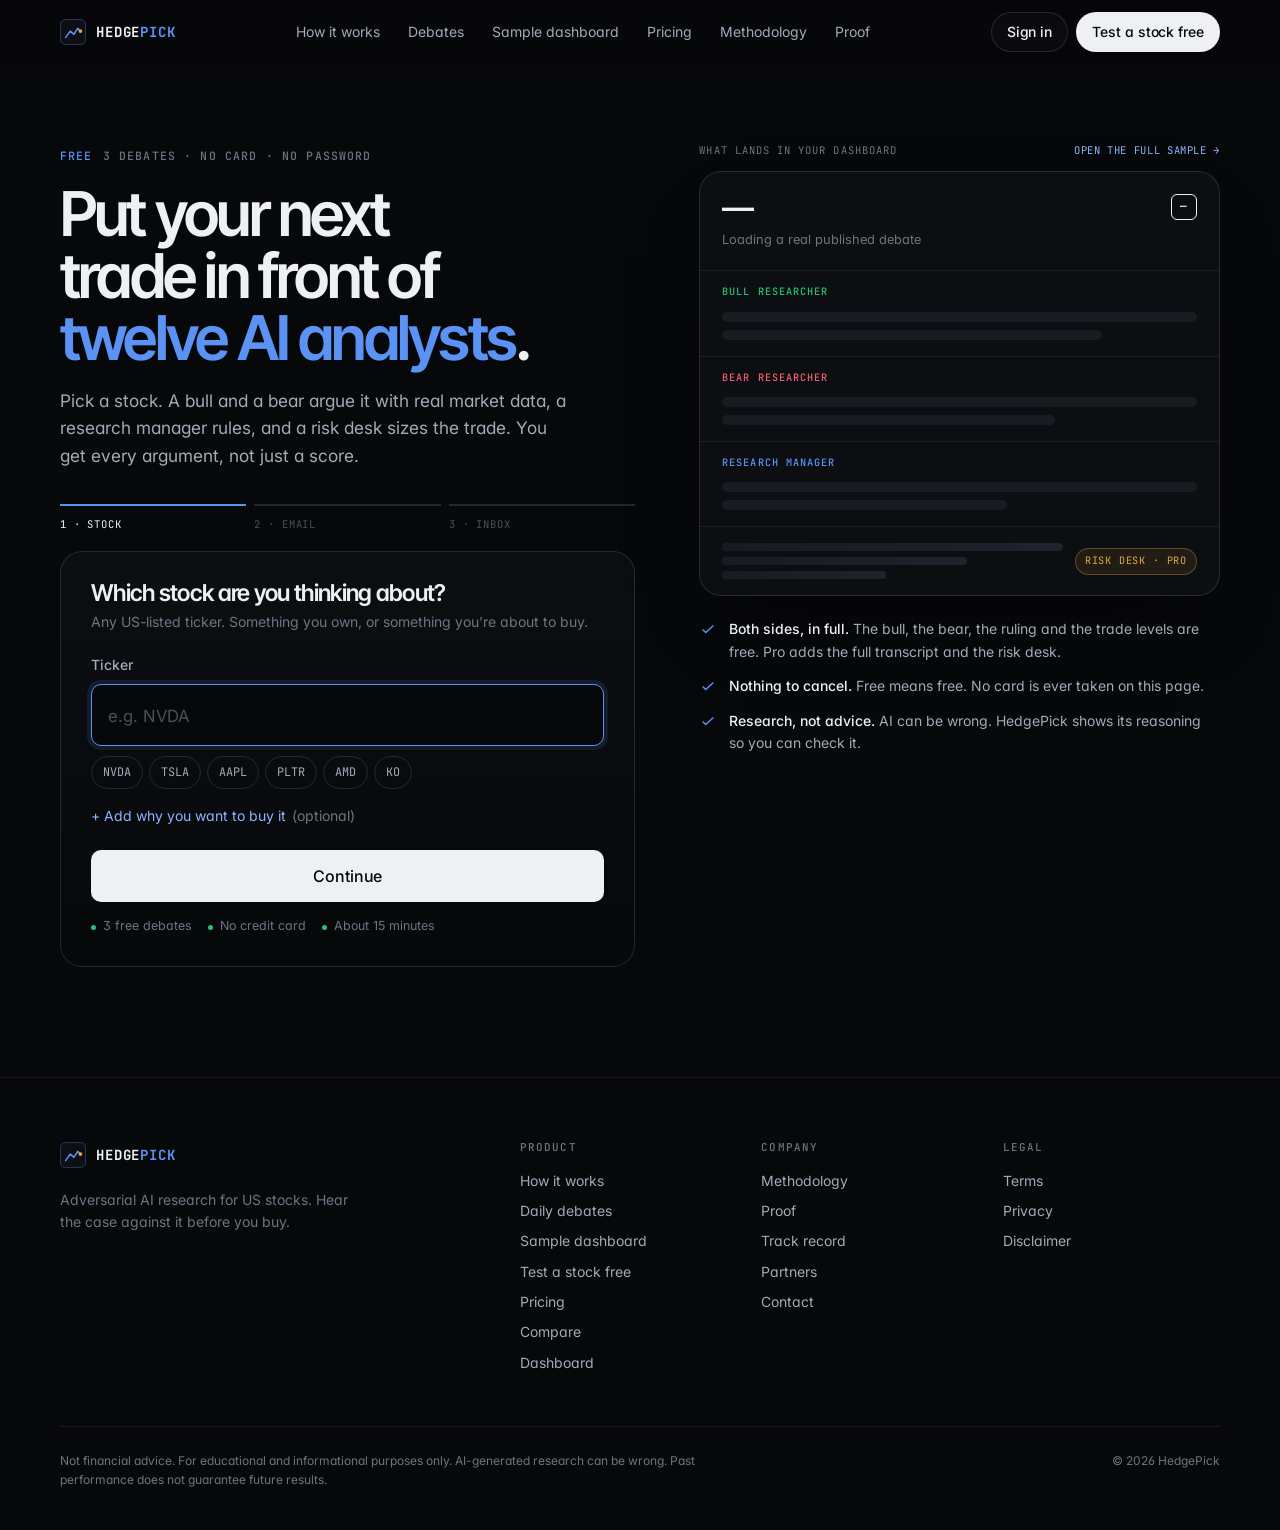
<file: start.html>
<!DOCTYPE html>
<html lang="en">
<head>
<meta charset="UTF-8">
<meta name="viewport" content="width=device-width, initial-scale=1.0, viewport-fit=cover">
<title>Test a stock free — HedgePick</title>
<meta name="description" content="Pick a stock and twelve AI agents debate it: bull, bear, research manager and risk desk. Three free debates, no card, no password.">
<link rel="canonical" href="https://hedgepick.com/start">
<link rel="icon" type="image/x-icon" href="/favicon.ico">
<link rel="icon" type="image/svg+xml" href="/favicon.svg">
<link rel="icon" type="image/png" sizes="32x32" href="/favicon-32.png">
<link rel="icon" type="image/png" sizes="16x16" href="/favicon-16.png">
<link rel="apple-touch-icon" sizes="180x180" href="/favicon-180.png">
<meta name="theme-color" content="#07080a">
<meta property="og:type" content="website">
<meta property="og:site_name" content="HedgePick">
<meta property="og:title" content="Test a stock free — HedgePick">
<meta property="og:description" content="Pick a stock and twelve AI agents debate it: bull, bear, research manager and risk desk. Three free debates, no card, no password.">
<meta property="og:url" content="https://hedgepick.com/start">
<meta property="og:image" content="https://hedgepick.com/og-image.png">
<meta property="og:image:width" content="1200">
<meta property="og:image:height" content="630">
<meta name="twitter:card" content="summary_large_image">
<meta name="twitter:title" content="Test a stock free — HedgePick">
<meta name="twitter:description" content="Pick a stock and twelve AI agents debate it: bull, bear, research manager and risk desk. Three free debates, no card, no password.">
<meta name="twitter:image" content="https://hedgepick.com/og-image.png">
<link rel="preconnect" href="https://fonts.googleapis.com">
<link rel="preconnect" href="https://fonts.gstatic.com" crossorigin>
<link href="https://fonts.googleapis.com/css2?family=Inter:wght@400;500;600&family=Inter+Tight:wght@500;600;700&family=JetBrains+Mono:wght@400;500;600&display=swap" rel="stylesheet">
<link rel="stylesheet" href="/assets/hp.css?v=5">
<script src="/assets/hp.js?v=5"></script>
<script async src="https://www.googletagmanager.com/gtag/js?id=G-W2VWCNQC6T"></script>
<script>window.dataLayer=window.dataLayer||[];function gtag(){dataLayer.push(arguments);}gtag('js',new Date());gtag('config','G-W2VWCNQC6T');</script>
<style>
.stp{padding:clamp(40px,6vw,84px) 0 110px}
.st-grid{display:grid;grid-template-columns:minmax(0,1.05fr) minmax(0,.95fr);gap:clamp(32px,5vw,72px);align-items:start}
.stp h1{font-size:clamp(2.3rem,1.3rem + 3.2vw,4rem);letter-spacing:-.045em;line-height:1;margin-top:16px;text-wrap:balance}
.stp h1 em{font-style:normal;color:var(--blue)}
.stp .lead{color:var(--t2);font-size:1.08rem;max-width:46ch;margin-top:18px}
.prog{display:flex;gap:8px;margin-top:34px;font-family:var(--mono);font-size:.66rem;letter-spacing:.08em;text-transform:uppercase;color:var(--t4)}
.prog span{flex:1;padding-top:10px;border-top:2px solid var(--line-2);transition:color .3s,border-color .3s}
.prog span.on{color:var(--t1);border-color:var(--blue)}
.prog span.done{color:var(--t3);border-color:var(--blue-bd)}
.box{margin-top:18px;background:linear-gradient(180deg,var(--bg-1),var(--bg));border:1px solid var(--line-2);border-radius:var(--r4);padding:clamp(20px,3vw,30px)}
.step{display:none;animation:stIn .5s var(--ease)}
.step.on{display:block}
@keyframes stIn{from{opacity:0;transform:translateY(8px)}to{opacity:1;transform:none}}
.step h2{font-size:1.45rem;letter-spacing:-.03em}
.step .sub{color:var(--t3);font-size:var(--sm);margin-top:6px}
.lbl{display:block;font-size:var(--sm);font-weight:500;color:var(--t2);margin:20px 0 8px}
.inp{width:100%;background:var(--bg);border:1px solid var(--line-2);border-radius:var(--r2);padding:14px 16px;font:inherit;font-size:1.05rem;color:var(--t1);transition:border-color .2s,box-shadow .2s}
.inp::placeholder{color:var(--t4)}
.inp:focus{outline:none;border-color:var(--blue);box-shadow:0 0 0 4px rgba(91,147,245,.12)}
.inp.tk{font-family:var(--mono);text-transform:uppercase;letter-spacing:.06em;font-size:1.25rem;font-weight:600}
.inp.tk::placeholder{text-transform:none;letter-spacing:0;font-family:var(--sans);font-weight:400;font-size:1.05rem}
textarea.inp{min-height:84px;resize:vertical;font-size:.95rem;line-height:1.5}
.chips{display:flex;flex-wrap:wrap;gap:6px;margin-top:10px}
.chips button{font-family:var(--mono);font-size:.74rem;padding:6px 11px;border-radius:999px;border:1px solid var(--line-2);color:var(--t2);transition:all .2s}
.chips button:hover{color:var(--t1);border-color:var(--blue-bd);background:var(--blue-dim)}
.tog{margin-top:16px;font-size:var(--sm);color:var(--blue-2);display:inline-flex;gap:6px;align-items:center}
.tog:hover{color:var(--t1)}
.thw{display:none}.thw.on{display:block}
.hint{font-size:.78rem;color:var(--t3);margin-top:8px;line-height:1.5}
.go{width:100%;margin-top:22px;min-height:52px;font-size:1rem;border-radius:var(--r2)}
.go[disabled]{opacity:.55;pointer-events:none}
.fine{display:flex;flex-wrap:wrap;gap:6px 16px;margin-top:14px;font-size:.78rem;color:var(--t3)}
.fine span::before{content:"";display:inline-block;width:5px;height:5px;border-radius:50%;background:var(--green);margin-right:7px;vertical-align:middle}
.err{display:none;margin-top:12px;font-size:var(--sm);color:var(--red);background:var(--red-dim);border:1px solid var(--red-bd);border-radius:var(--r2);padding:10px 12px}
.err.on{display:block}
.found{display:none;margin-top:14px;border:1px solid var(--blue-bd);background:var(--blue-dim);border-radius:var(--r2);padding:12px 14px;font-size:var(--sm);color:var(--t2)}
.found.on{display:flex;gap:12px;justify-content:space-between;align-items:center;flex-wrap:wrap}
.found b{color:var(--t1)}
.found a{color:var(--t1);font-weight:500;white-space:nowrap;border-bottom:1px solid var(--line-3);text-decoration:none}
.pick{display:flex;align-items:center;gap:10px;margin-top:4px;font-size:var(--sm);color:var(--t3)}
.pick .tkp{font-family:var(--mono);font-weight:600;color:var(--t1);background:var(--bg-3);border:1px solid var(--line-2);border-radius:var(--r1);padding:3px 9px}
.pick button{color:var(--blue-2);font-size:var(--sm)}
.mail{display:grid;place-items:center;width:56px;height:56px;border-radius:16px;background:var(--blue-dim);border:1px solid var(--blue-bd);margin-bottom:18px}
.mail svg{width:26px;height:26px;color:var(--blue)}
.mail{animation:bob 2.4s ease-in-out infinite}
@keyframes bob{50%{transform:translateY(-4px)}}
.sent b{color:var(--t1);overflow-wrap:anywhere}
.tl{list-style:none;margin-top:22px;border-left:1px solid var(--line-2);padding-left:18px}
.tl li{position:relative;font-size:var(--sm);color:var(--t3);padding:0 0 14px}
.tl li::before{content:"";position:absolute;left:-23px;top:6px;width:9px;height:9px;border-radius:50%;background:var(--bg);border:1px solid var(--line-3)}
.tl li.ok{color:var(--t2)}.tl li.ok::before{background:var(--green);border-color:var(--green)}
.tl li.now{color:var(--t1);font-weight:500}.tl li.now::before{background:var(--blue);border-color:var(--blue);box-shadow:0 0 0 4px rgba(91,147,245,.18)}
.row2{display:flex;gap:8px;flex-wrap:wrap;margin-top:18px}
.row2 .btn{border-radius:var(--r2)}
.lnk2{font-size:var(--sm);color:var(--t3);margin-top:16px}
.lnk2 button,.lnk2 a{color:var(--blue-2);font-size:var(--sm);text-decoration:none}
/* Preview */
.pv{position:sticky;top:96px}
.pv-k{font-family:var(--mono);font-size:.66rem;letter-spacing:.1em;text-transform:uppercase;color:var(--t3);display:flex;justify-content:space-between;gap:12px}
.pv-k a{color:var(--blue-2);text-decoration:none;letter-spacing:.06em}
.rep{margin-top:12px;background:var(--bg-1);border:1px solid var(--line-2);border-radius:var(--r4);overflow:hidden;box-shadow:0 40px 80px -40px rgba(0,0,0,.8)}
.rep-h{display:flex;justify-content:space-between;align-items:flex-start;gap:12px;padding:20px 22px;border-bottom:1px solid var(--line)}
.rep-tk{font-family:var(--display);font-size:2rem;font-weight:600;letter-spacing:-.04em;line-height:1}
.rep-nm{font-size:.8rem;color:var(--t3);margin-top:6px}
.rep-r{text-align:right}
.rep-px{font-family:var(--mono);font-size:.9rem;color:var(--t2);display:block;margin-top:8px}
.rep-s{padding:16px 22px;border-bottom:1px solid var(--line)}
.rep-s h4{font-family:var(--mono);font-size:.64rem;font-weight:500;letter-spacing:.1em;text-transform:uppercase}
.rep-s p{font-size:.88rem;color:var(--t2);margin-top:6px;line-height:1.55;display:-webkit-box;-webkit-line-clamp:3;-webkit-box-orient:vertical;overflow:hidden}
.rep-s.b h4{color:var(--green)}.rep-s.r h4{color:var(--red)}.rep-s.m h4{color:var(--blue)}
.rep-lock{padding:16px 22px;display:flex;justify-content:space-between;align-items:center;gap:12px;font-size:.8rem;color:var(--t3)}
.rep-lock .bars{flex:1;display:grid;gap:6px}
.rep-lock .bars i{display:block;height:8px;border-radius:4px;background:linear-gradient(90deg,var(--bg-3),var(--bg-4),var(--bg-3));background-size:200% 100%;animation:sh 2.4s linear infinite}
.rep-lock .bars i:nth-child(2){width:72%}.rep-lock .bars i:nth-child(3){width:48%}
@keyframes sh{to{background-position:-200% 0}}
.rep-lock .lk{font-family:var(--mono);font-size:.64rem;letter-spacing:.08em;text-transform:uppercase;color:var(--gold);border:1px solid var(--gold-bd);background:var(--gold-dim);border-radius:999px;padding:4px 9px;white-space:nowrap}
.trust{list-style:none;margin-top:22px;display:grid;gap:12px}
.trust li{display:flex;gap:12px;font-size:var(--sm);color:var(--t2)}
.trust li b{color:var(--t1);font-weight:500}
.trust svg{width:18px;height:18px;flex-shrink:0;color:var(--blue);margin-top:2px}
.sk{display:block;height:10px;border-radius:5px;background:var(--bg-3);margin-top:8px}
@media(max-width:960px){.st-grid{grid-template-columns:1fr}.pv{position:static}}
@media(max-width:560px){.prog{font-size:.58rem;gap:6px}.rep-tk{font-size:1.6rem}}
@media(prefers-reduced-motion:reduce){.step,.mail,.rep-lock .bars i{animation:none}}
</style>
</head>
<body>
<a class="skip" href="#main">Skip to content</a>
<header class="hdr" id="hdr">
  <div class="hdr-in">
    <a href="/" class="brand" aria-label="HedgePick home"><svg viewBox="0 0 28 28" fill="none" aria-hidden="true"><rect width="28" height="28" rx="6" fill="#0d0f13"/><rect x=".5" y=".5" width="27" height="27" rx="5.5" stroke="rgba(91,147,245,.35)"/><path class="ln" d="M6 20L11 13L15 16.5L19 10L22 13" stroke="#5b93f5" stroke-width="1.6" stroke-linecap="round" stroke-linejoin="round"/><circle cx="22" cy="13" r="2" fill="#e3a83a"/></svg><span>HEDGE<em>PICK</em></span></a>
    <nav class="nav" aria-label="Primary">
      <a href="/#how">How it works</a>
      <a href="/analysis">Debates</a>
      <a href="/sample">Sample dashboard</a>
      <a href="/#pricing">Pricing</a>
      <a href="/system">Methodology</a>
      <a href="/proof">Proof</a>
    </nav>
    <div class="hdr-act">
      <button type="button" class="btn btn-ghost" data-out onclick="showSignIn()">Sign in</button>
      <a href="/start" class="btn btn-pri" data-out>Test a stock free</a>
      <a href="/dashboard" class="btn btn-pri" data-in style="display:none">Open dashboard</a>
      <button class="ham" id="ham" onclick="toggleMenu()" aria-label="Open menu" aria-expanded="false"><span></span><span></span><span></span></button>
    </div>
  </div>
</header>
<nav class="mmenu" id="mmenu" aria-label="Mobile">
  <a href="/#how" onclick="closeMenu()">How it works</a>
  <a href="/analysis">Debates</a>
  <a href="/sample">Sample dashboard</a>
  <a href="/#pricing" onclick="closeMenu()">Pricing</a>
  <a href="/system">Methodology</a>
  <a href="/proof">Proof</a>
  <a href="/partners">Partners</a>
  <a href="#" data-out onclick="closeMenu();showSignIn();return false;">Sign in</a>
  <a href="/dashboard" data-in style="display:none">Dashboard</a>
  <a href="/start" class="btn btn-pri" data-out>Test a stock free</a>
  <a href="/dashboard" class="btn btn-pri" data-in style="display:none">Open dashboard</a>
</nav>

<main id="main" class="stp">
  <div class="wrap st-grid">
    <div>
      <div class="kick"><b id="kk">Free</b> <span id="kk2">3 debates · No card · No password</span></div>
      <h1 id="h1">Put your next trade in front of <em>twelve AI analysts</em>.</h1>
      <p class="lead" id="lead">Pick a stock. A bull and a bear argue it with real market data, a research manager rules, and a risk desk sizes the trade. You get every argument, not just a score.</p>
      <div class="prog" id="prog" aria-hidden="true"><span class="on">1 · Stock</span><span>2 · Email</span><span>3 · Inbox</span></div>
      <div class="box">
        <form class="step on" id="s1" novalidate>
          <h2>Which stock are you thinking about?</h2>
          <p class="sub">Any US-listed ticker. Something you own, or something you’re about to buy.</p>
          <label class="lbl" for="tk">Ticker</label>
          <input class="inp tk" id="tk" name="ticker" placeholder="e.g. NVDA" autocomplete="off" autocapitalize="characters" spellcheck="false" maxlength="10" inputmode="text">
          <div class="chips" aria-label="Popular tickers"><button type="button">NVDA</button><button type="button">TSLA</button><button type="button">AAPL</button><button type="button">PLTR</button><button type="button">AMD</button><button type="button">KO</button></div>
          <div class="found" id="found"></div>
          <button type="button" class="tog" id="tog" aria-expanded="false">+ Add why you want to buy it <span style="color:var(--t3)">(optional)</span></button>
          <div class="thw" id="thw">
            <label class="lbl" for="th">Your reason, in a sentence or two</label>
            <textarea class="inp" id="th" maxlength="600" placeholder="e.g. AI data-center demand keeps growing and they’re the only supplier at scale."></textarea>
            <p class="hint">The bear researcher attacks your exact reasoning, and the report names your weakest assumption.</p>
          </div>
          <div class="err" id="e1" role="alert"></div>
          <button class="btn btn-pri go" id="b1" type="submit">Continue</button>
          <div class="fine"><span>3 free debates</span><span>No credit card</span><span>About 15 minutes</span></div>
        </form>
        <form class="step" id="s2" novalidate>
          <div class="pick" id="pickRow"><span>Debating</span><span class="tkp" id="pk">—</span><button type="button" id="chg">Change</button></div>
          <h2 id="s2h" style="margin-top:16px">Where should we send it?</h2>
          <p class="sub" id="s2p">We’ll email you a one-click link. Click it and your debate starts. No password to create.</p>
          <div class="g-wrap" id="gW" hidden><div class="g-btn" id="gBtn"></div><div class="g-or">or use email</div></div>
          <label class="lbl" for="em">Email</label>
          <input class="inp" id="em" type="email" name="email" placeholder="you@example.com" autocomplete="email" inputmode="email" spellcheck="false">
          <div class="err" id="e2" role="alert"></div>
          <button class="btn btn-pri go" id="b2" type="submit">Start my free debate</button>
          <p class="hint" style="margin-top:12px">By continuing you agree to the <a href="/terms" style="color:var(--t2)">Terms</a> and <a href="/privacy" style="color:var(--t2)">Privacy Policy</a>. We only email you about your account and reports.</p>
        </form>
        <div class="step" id="s3" aria-live="polite">
          <div class="mail"><svg viewBox="0 0 24 24" fill="none" stroke="currentColor" stroke-width="1.6" aria-hidden="true"><rect x="3" y="5" width="18" height="14" rx="2.5"/><path d="M3.5 6.5l8.5 6.5 8.5-6.5"/></svg></div>
          <h2>Check your inbox.</h2>
          <p class="sub sent" id="sentTo" style="font-size:var(--base);color:var(--t2);margin-top:10px"></p>
          <ol class="tl" id="tl"></ol>
          <div class="row2"><a class="btn btn-pri" id="openMail" href="#" target="_blank" rel="noopener" style="display:none">Open Gmail</a><a class="btn btn-ghost" href="/analysis">Read today’s debates while you wait</a></div>
          <p class="lnk2">Nothing after a minute? Check spam or Promotions, or <button type="button" id="resend" disabled>resend in 30s</button>. Wrong address? <button type="button" id="back">Change it</button>.</p>
        </div>
      </div>
    </div>
    <aside class="pv" aria-label="What you get">
      <div class="pv-k"><span>What lands in your dashboard</span><a href="/sample">Open the full sample →</a></div>
      <div class="rep" id="rep">
        <div class="rep-h"><div><div class="rep-tk" id="rTk">—</div><div class="rep-nm" id="rNm">Loading a real published debate</div></div><div class="rep-r"><span class="vb" id="rV">—</span><span class="rep-px" id="rPx"></span></div></div>
        <div class="rep-s b"><h4>Bull researcher</h4><p id="rB"><span class="sk"></span><span class="sk" style="width:80%"></span></p></div>
        <div class="rep-s r"><h4>Bear researcher</h4><p id="rR"><span class="sk"></span><span class="sk" style="width:70%"></span></p></div>
        <div class="rep-s m"><h4>Research manager</h4><p id="rM"><span class="sk"></span><span class="sk" style="width:60%"></span></p></div>
        <div class="rep-lock"><div class="bars"><i></i><i></i><i></i></div><span class="lk">Risk desk · Pro</span></div>
      </div>
      <ul class="trust">
        <li><svg viewBox="0 0 20 20" fill="none" stroke="currentColor" stroke-width="1.6" aria-hidden="true"><path d="M4 10.5l3.5 3.5L16 6"/></svg><span><b>Both sides, in full.</b> The bull, the bear, the ruling and the trade levels are free. Pro adds the full transcript and the risk desk.</span></li>
        <li><svg viewBox="0 0 20 20" fill="none" stroke="currentColor" stroke-width="1.6" aria-hidden="true"><path d="M4 10.5l3.5 3.5L16 6"/></svg><span><b>Nothing to cancel.</b> Free means free. No card is ever taken on this page.</span></li>
        <li><svg viewBox="0 0 20 20" fill="none" stroke="currentColor" stroke-width="1.6" aria-hidden="true"><path d="M4 10.5l3.5 3.5L16 6"/></svg><span><b>Research, not advice.</b> AI can be wrong. HedgePick shows its reasoning so you can check it.</span></li>
      </ul>
    </aside>
  </div>
</main>
<footer class="ft">
  <div class="wrap">
    <div class="ft-in">
      <div>
        <a href="/" class="brand" aria-label="HedgePick home"><svg viewBox="0 0 28 28" fill="none" aria-hidden="true"><rect width="28" height="28" rx="6" fill="#0d0f13"/><rect x=".5" y=".5" width="27" height="27" rx="5.5" stroke="rgba(91,147,245,.35)"/><path class="ln" d="M6 20L11 13L15 16.5L19 10L22 13" stroke="#5b93f5" stroke-width="1.6" stroke-linecap="round" stroke-linejoin="round"/><circle cx="22" cy="13" r="2" fill="#e3a83a"/></svg><span>HEDGE<em>PICK</em></span></a>
        <p class="ft-tag">Adversarial AI research for US stocks. Hear the case against it before you buy.</p>
      </div>
      <div class="ft-cols">
        <div><h4>Product</h4><a href="/#how">How it works</a><a href="/analysis">Daily debates</a><a href="/sample">Sample dashboard</a><a href="/start">Test a stock free</a><a href="/#pricing">Pricing</a><a href="/compare">Compare</a><a href="/dashboard">Dashboard</a></div>
        <div><h4>Company</h4><a href="/system">Methodology</a><a href="/proof">Proof</a><a href="/track-record">Track record</a><a href="/partners">Partners</a><a href="mailto:joseph@hedgepick.com">Contact</a></div>
        <div><h4>Legal</h4><a href="/terms">Terms</a><a href="/privacy">Privacy</a><a href="/terms#disclaimer">Disclaimer</a></div>
      </div>
      <div class="ft-d"><p>Not financial advice. For educational and informational purposes only. AI-generated research can be wrong. Past performance does not guarantee future results.</p><span>© 2026 HedgePick</span></div>
    </div>
  </div>
</footer>

<script>
(function(){
  var API='https://web-production-45241.up.railway.app',$=function(i){return document.getElementById(i)};
  var Q=new URLSearchParams(location.search),SIGNIN=Q.get('signin')==='1',session=null;
  try{session=localStorage.getItem('hp_session')}catch(e){}
  function ev(n,p){if(window.gtag)gtag('event',n,p||{})}
  function esc(s){return String(s==null?'':s).replace(/[&<>"']/g,function(c){return{'&':'&amp;','<':'&lt;','>':'&gt;','"':'&quot;',"'":'&#39;'}[c]})}
  function clip(s,n){s=String(s||'').replace(/\*\*/g,'').replace(/\s+/g,' ').trim();return s.length>n?s.slice(0,n).replace(/\s+\S*$/,'')+'…':s}
  var ticker='',thesis='',email='';
  function prog(n){var s=$('prog').children;for(var i=0;i<3;i++){s[i].className=i+1<n?'done':(i+1===n?'on':'')}}
  function go(n){['s1','s2','s3'].forEach(function(id,i){$(id).classList.toggle('on',i+1===n)});prog(n);
    var f=n===1?$('tk'):n===2?$('em'):null;if(f&&window.innerWidth>700)setTimeout(function(){f.focus()},60)}
  function err(id,m){var e=$(id);e.textContent=m||'';e.classList.toggle('on',!!m)}
  // Archive: if we already published a debate on this ticker, offer it instantly.
  var ARCH={};
  fetch(API+'/analysis').then(function(r){return r.ok?r.text():''}).then(function(t){
    var re=/<a href="(\/analysis\/([A-Z.\-]+)\/([\d-]+))"><b>[A-Z.\-]+ — (.*?)<\/b><span>(.*?) · (BUY|HOLD|SELL)<\/span>/g,m;
    while((m=re.exec(t))){if(!ARCH[m[2]])ARCH[m[2]]={url:m[1],date:m[5],v:m[6]}}
    check();
  }).catch(function(){});
  function check(){
    var t=$('tk').value.trim().toUpperCase(),a=ARCH[t],f=$('found');
    if(a){f.innerHTML='<span>We already published a debate on <b>'+esc(t)+'</b> ('+esc(a.date)+', ruled <b>'+a.v+'</b>). Read it free now, or get a fresh one below.</span><a href="'+esc(a.url)+'">Read it →</a>';f.classList.add('on')}
    else f.classList.remove('on');
  }
  $('tk').addEventListener('input',function(){err('e1');check()});
  document.querySelectorAll('.chips button').forEach(function(b){b.addEventListener('click',function(){$('tk').value=b.textContent;check();ev('start_chip',{ticker:b.textContent})})});
  $('tog').addEventListener('click',function(){var o=$('thw').classList.toggle('on');$('tog').setAttribute('aria-expanded',o);$('tog').style.display=o?'none':'';if(o)$('th').focus()});
  $('s1').addEventListener('submit',function(e){
    e.preventDefault();
    var t=$('tk').value.trim().toUpperCase().replace(/^\$/,'');
    if(!/^[A-Z][A-Z.\-]{0,9}$/.test(t)){err('e1','Enter a ticker symbol, like NVDA or KO.');$('tk').focus();return}
    ticker=t;thesis=($('th').value||'').trim().slice(0,600);
    try{localStorage.setItem('hp_pending_ticker',ticker);if(thesis)localStorage.setItem('hp_pending_thesis',thesis);else localStorage.removeItem('hp_pending_thesis')}catch(x){}
    ev('start_ticker',{ticker:ticker});
    if(session){location.href='/dashboard';return}
    $('pk').textContent=ticker;go(2);
  });
  $('chg').addEventListener('click',function(){go(1)});
  $('back').addEventListener('click',function(){go(2)});
  var cool=0,ct=null;
  function cooldown(){cool=30;var b=$('resend');b.disabled=true;clearInterval(ct);ct=setInterval(function(){cool--;b.textContent=cool>0?'resend in '+cool+'s':'resend the link';if(cool<=0){b.disabled=false;clearInterval(ct)}},1000)}
  function inbox(){
    var d=email.split('@')[1]||'',a=$('openMail'),u='',l='';
    if(/^(gmail|googlemail)\.com$/.test(d)){u='https://mail.google.com/mail/u/0/#search/from%3Ahedgepick';l='Open Gmail'}
    else if(/^(outlook|hotmail|live|msn)\./.test(d)){u='https://outlook.live.com/mail/0/';l='Open Outlook'}
    else if(/^(yahoo|ymail)\./.test(d)){u='https://mail.yahoo.com/';l='Open Yahoo Mail'}
    else if(/^(icloud|me|mac)\.com$/.test(d)){u='https://www.icloud.com/mail';l='Open iCloud Mail'}
    else if(/^proton(mail)?\.(me|com)$/.test(d)){u='https://mail.proton.me/';l='Open Proton Mail'}
    if(u){a.href=u;a.textContent=l;a.style.display=''}else a.style.display='none';
  }
  async function send(){
    var b=$('b2');b.disabled=true;b.textContent='Sending your link…';err('e2');
    try{
      var ep=SIGNIN?'/api/magic-link-direct':'/api/magic-link';
      var r=await fetch(API+ep,{method:'POST',headers:{'Content-Type':'application/json'},body:JSON.stringify({email:email,ticker:SIGNIN?'':ticker,thesis:SIGNIN?'':thesis})});
      var d={};try{d=await r.json()}catch(x){}
      if(!r.ok){err('e2',d.error||'We couldn’t send the link. Try again in a minute.');return false}
      ev(SIGNIN?'signin_link':'sign_up_start',{ticker:ticker});
      $('sentTo').innerHTML='We sent a sign-in link to <b>'+esc(email)+'</b>.';
      $('tl').innerHTML=SIGNIN?'<li class="ok">Link sent</li><li class="now">Click the button in the email</li><li>You land in your dashboard</li>'
        :'<li class="ok">'+esc(ticker)+' selected'+(thesis?' with your thesis':'')+'</li><li class="ok">Link sent</li><li class="now">Click the button in the email. It expires in 15 minutes.</li><li>Your '+esc(ticker)+' debate starts automatically and takes about 15 minutes</li><li>The report appears in your dashboard, and the PDF comes by email</li>';
      inbox();go(3);cooldown();return true;
    }catch(x){err('e2','We couldn’t reach the server. Check your connection and try again.');return false}
    finally{b.disabled=false;b.textContent=SIGNIN?'Email me a sign-in link':'Start my free debate'}
  }
  $('s2').addEventListener('submit',function(e){
    e.preventDefault();email=($('em').value||'').trim().toLowerCase();
    if(!/^[^\s@]+@[^\s@]+\.[^\s@]{2,}$/.test(email)){err('e2','That email doesn’t look right.');$('em').focus();return}
    send();
  });
  $('resend').addEventListener('click',function(){send();ev('link_resend')});
  // Sign-in mode: skip the ticker.
  if(SIGNIN){
    document.title='Sign in — HedgePick';$('kk').textContent='Sign in';$('kk2').textContent='No password needed';
    $('h1').innerHTML='Welcome back.';$('lead').textContent='Enter the email you signed up with and we’ll send a one-click sign-in link.';
    $('prog').style.display='none';$('pickRow').style.display='none';$('s2h').textContent='Your email';$('s2p').textContent='The link expires in 15 minutes and works once.';
    $('b2').textContent='Email me a sign-in link';go(2);
  }else{
    var t0=(Q.get('t')||'').toUpperCase().replace(/[^A-Z.\-]/g,'').slice(0,10);
    if(t0){$('tk').value=t0;check()}
    if(session){$('b1').textContent='Start the debate';$('kk2').textContent='You’re signed in';document.querySelector('.fine').style.display='none'}
    go(1);
  }
  // Continue with Google (shown only once it is configured on the backend).
  (function gw(n){if(window.hpGoogle){hpGoogle({wrap:'gW',btn:'gBtn',text:SIGNIN?'signin_with':'continue_with',
    before:function(){if(!SIGNIN&&ticker){try{localStorage.setItem('hp_pending_ticker',ticker);if(thesis)localStorage.setItem('hp_pending_thesis',thesis);else localStorage.removeItem('hp_pending_thesis')}catch(x){}}},
    err:function(m){err('e2',m)}})}else if(n<60)setTimeout(function(){gw(n+1)},100)})(0);
  // Preview: a real published debate.
  fetch(API+'/api/public-analyses').then(function(r){return r.ok?r.json():null}).then(function(d){
    var L=(d&&d.analyses||[]).filter(function(a){return a.bull_excerpt&&a.bear_excerpt&&a.judge_excerpt});if(!L.length)return;
    var pref=['GOOGL','JPM','LLY','BLK','CRWD','COIN','KO'],a=L[0];
    for(var i=0;i<pref.length;i++){var f=L.filter(function(x){return x.ticker===pref[i]})[0];if(f){a=f;break}}
    $('rTk').textContent=a.ticker;$('rNm').textContent=(a.name||'')+' · '+(a.nice_date||a.date);
    $('rV').textContent=a.verdict;$('rV').className='vb '+a.verdict;$('rPx').textContent=a.price?'$'+Number(a.price).toFixed(2):'';
    $('rB').textContent='“'+clip(a.bull_excerpt,200)+'”';$('rR').textContent='“'+clip(a.bear_excerpt,200)+'”';$('rM').textContent=clip(a.judge_excerpt,200);
  }).catch(function(){});
})();
</script>
<script src="/ref.js" defer></script>
</body>
</html>
</file>
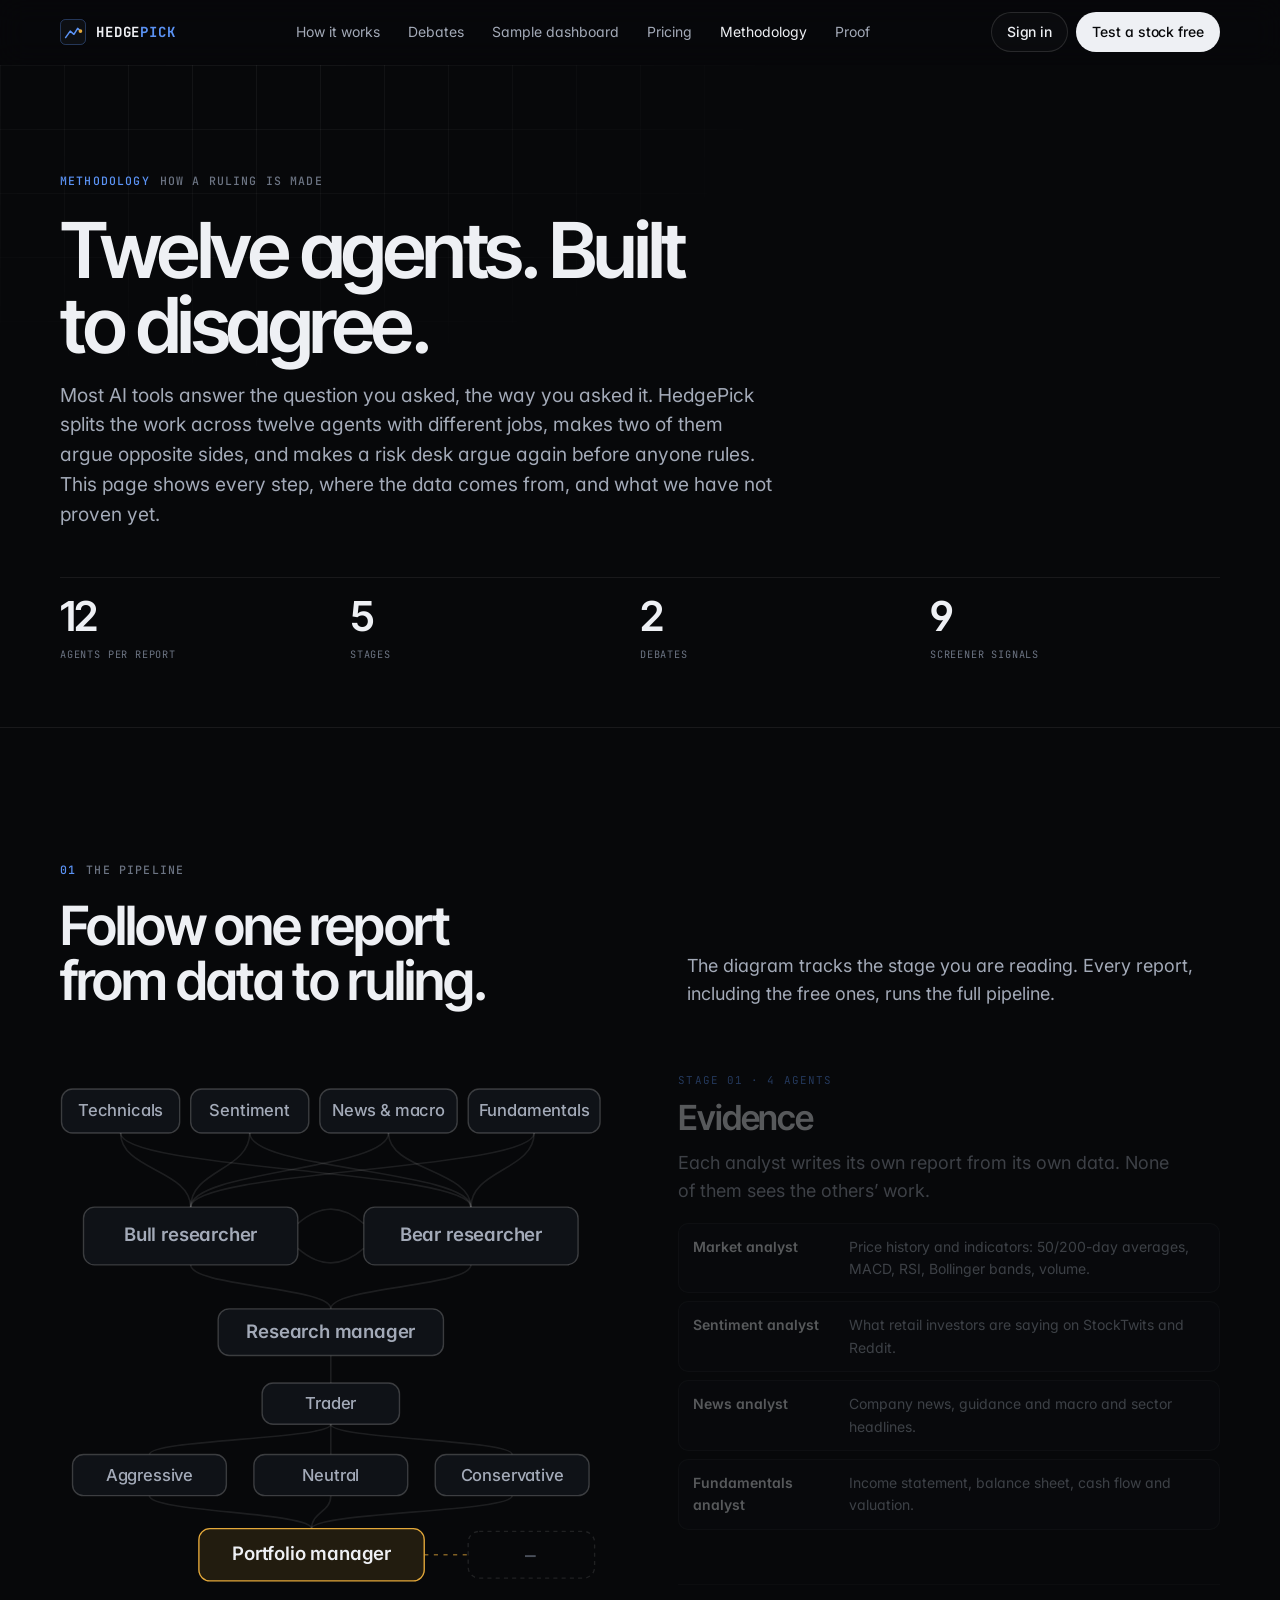
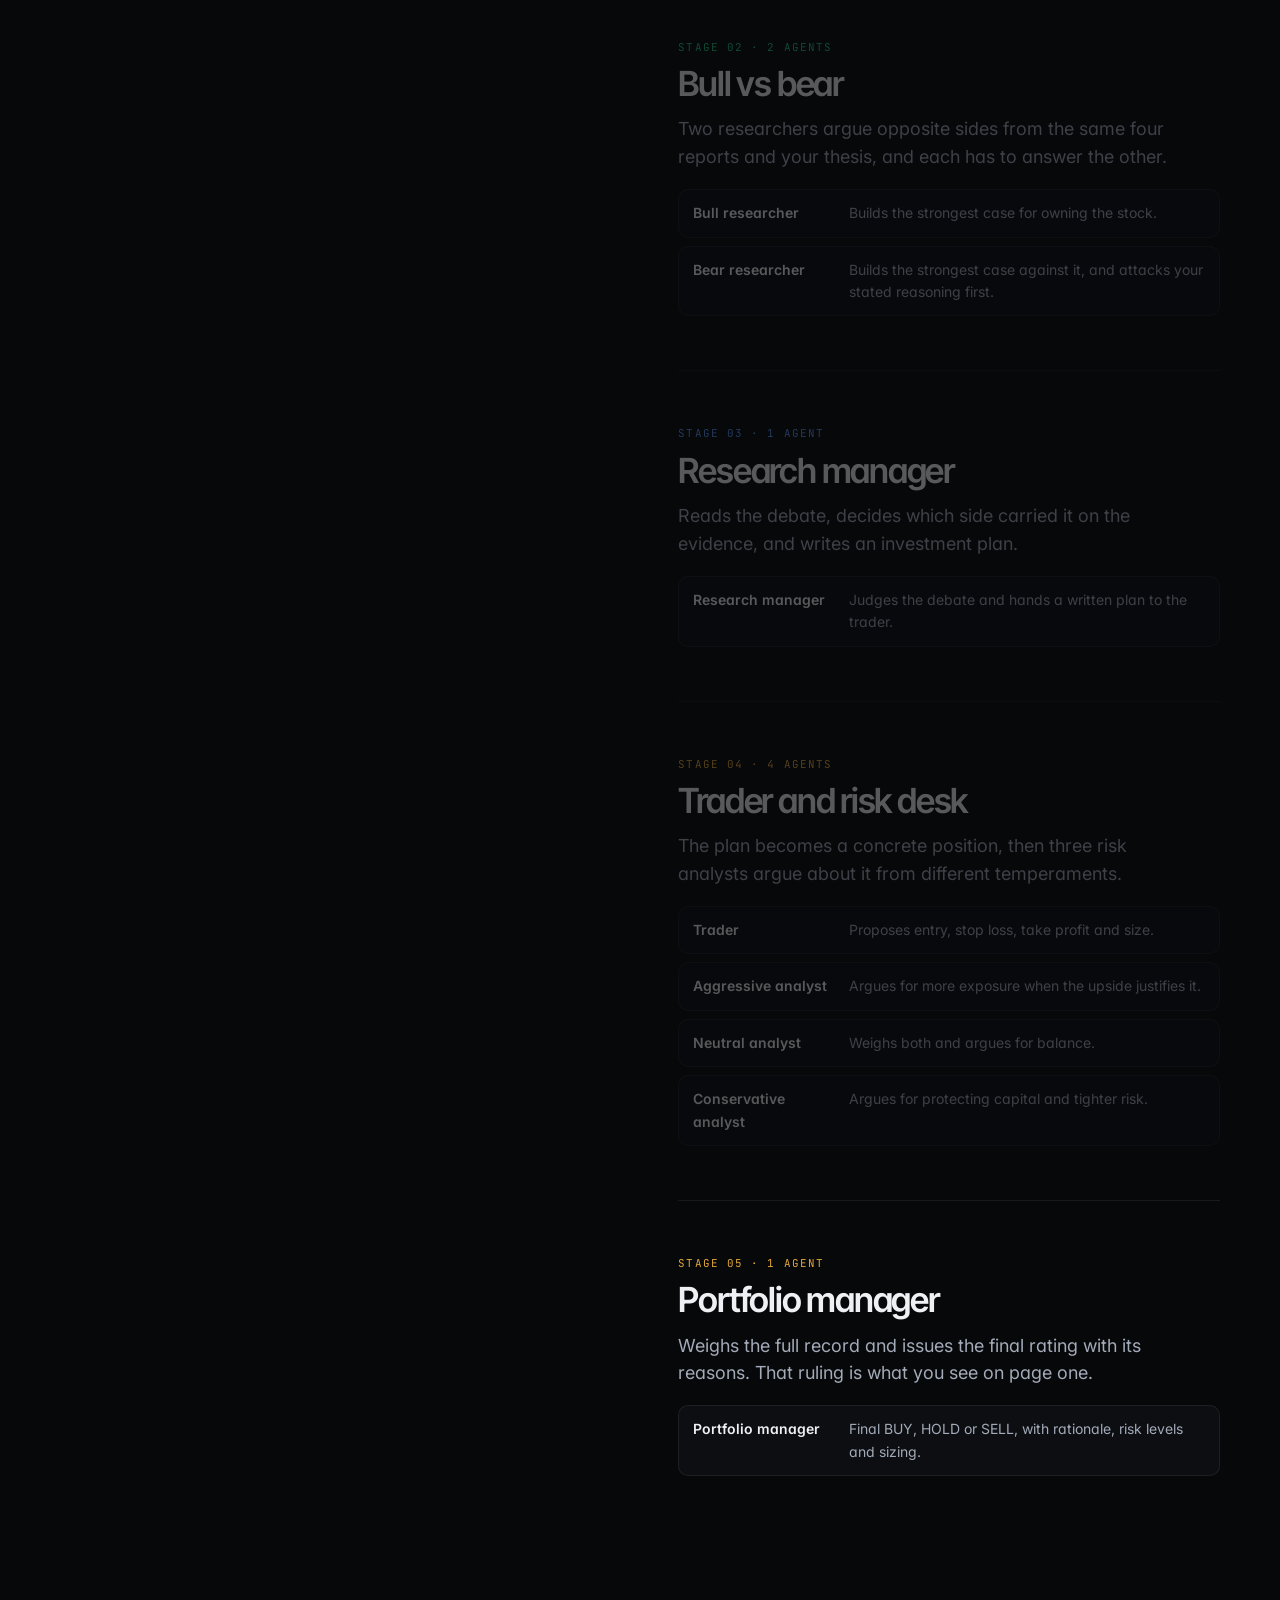
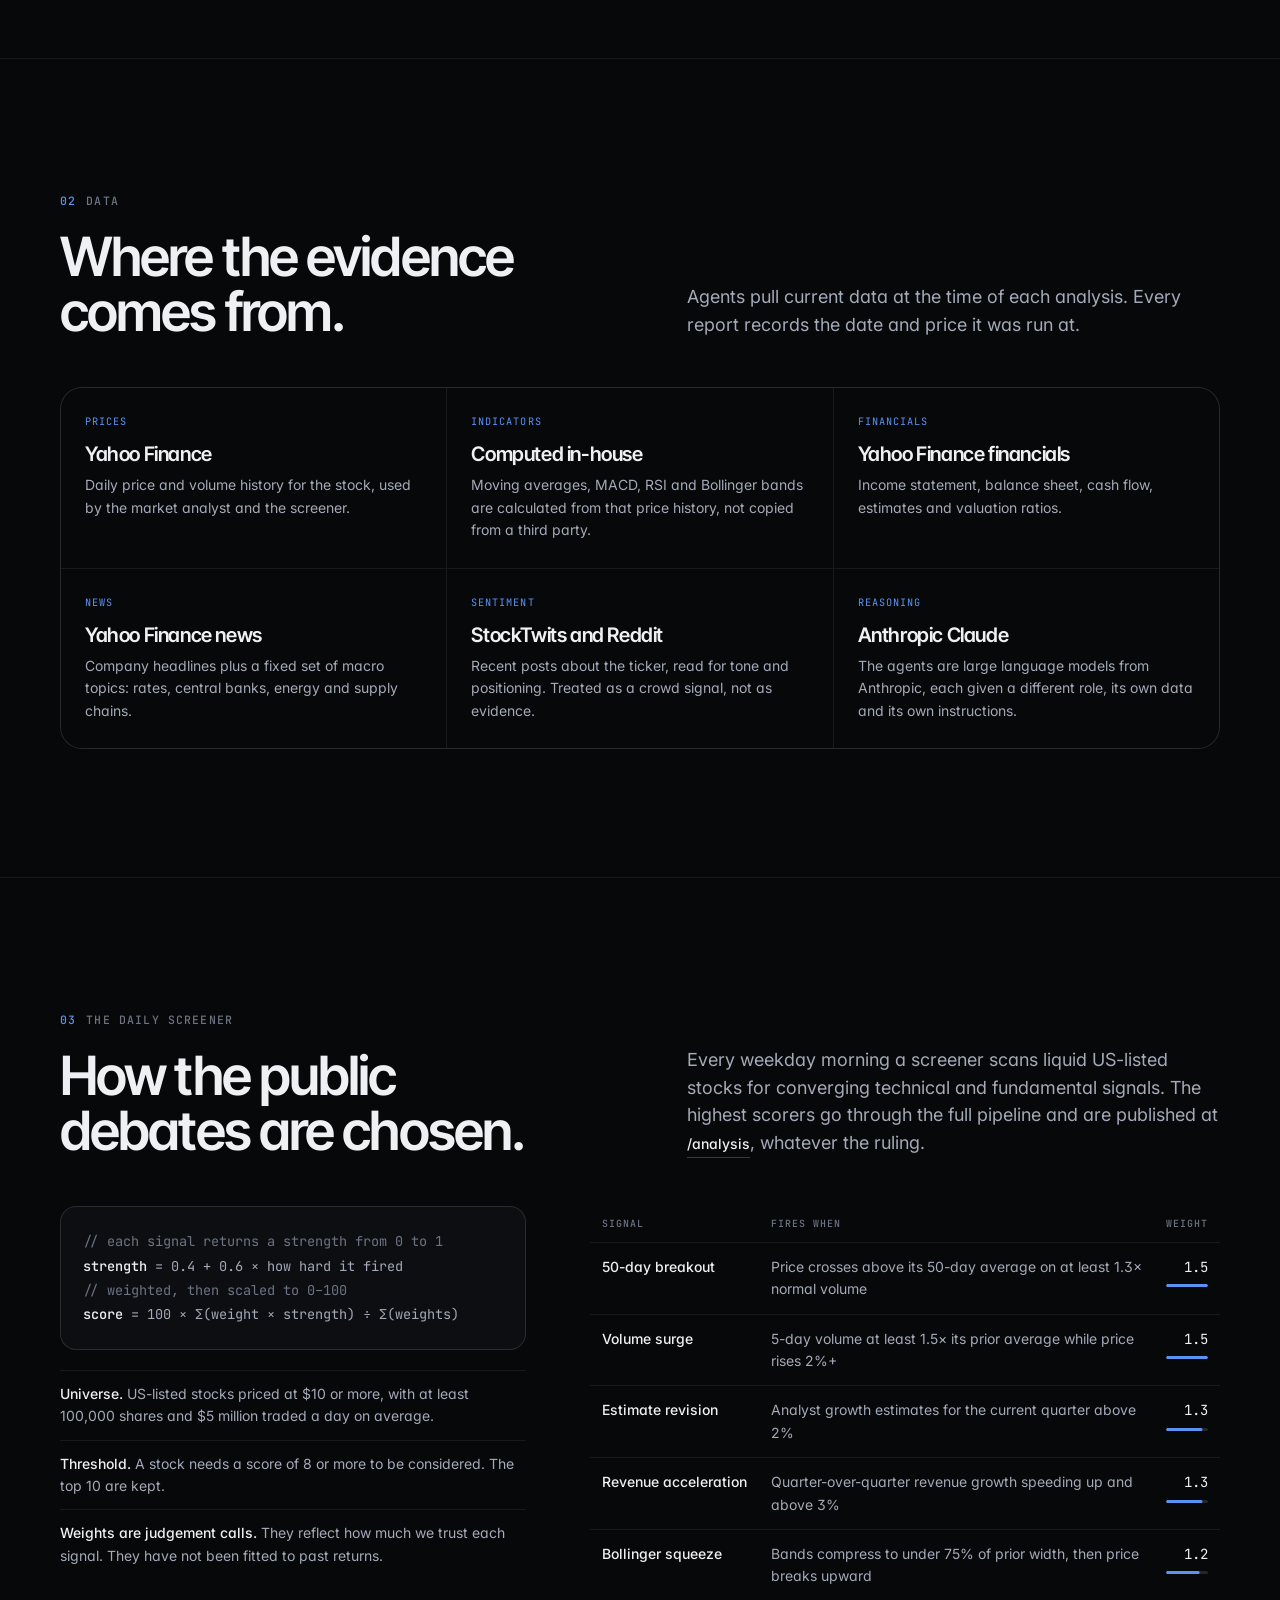
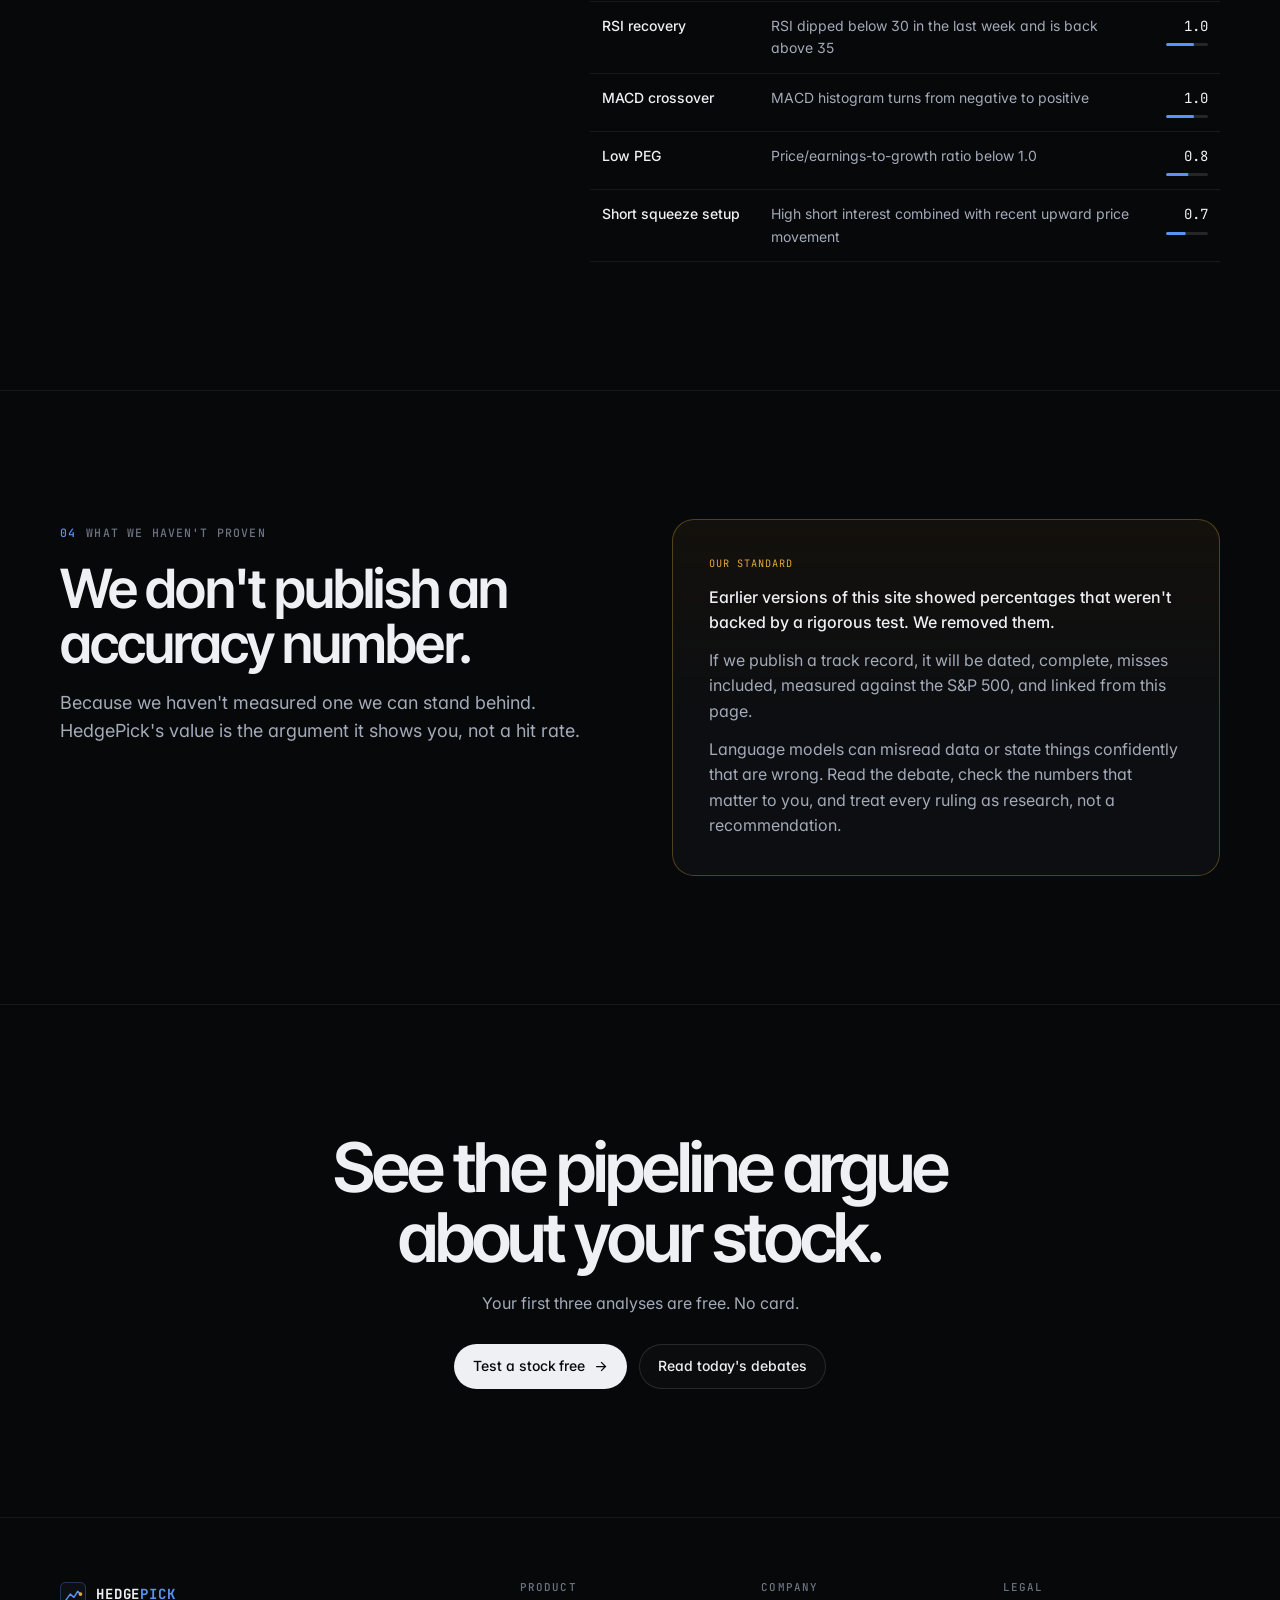
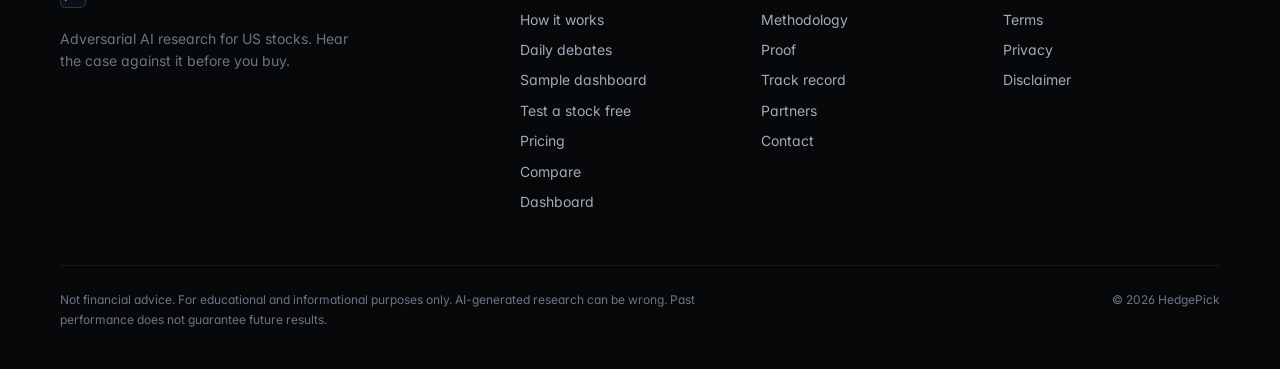
<file: system.html>
<!DOCTYPE html>
<html lang="en">
<head>
<meta charset="UTF-8">
<meta name="viewport" content="width=device-width, initial-scale=1.0, viewport-fit=cover">
<title>Methodology — How HedgePick Works</title>
<meta name="description" content="How HedgePick turns any US stock into a ruling: twelve AI agents, two debates, a risk desk and a portfolio manager. Data sources, screener signals and what we have not proven.">
<link rel="canonical" href="https://hedgepick.com/system">
<link rel="icon" type="image/x-icon" href="/favicon.ico">
<link rel="icon" type="image/svg+xml" href="/favicon.svg">
<link rel="icon" type="image/png" sizes="32x32" href="/favicon-32.png">
<link rel="icon" type="image/png" sizes="16x16" href="/favicon-16.png">
<link rel="apple-touch-icon" sizes="180x180" href="/favicon-180.png">
<meta name="theme-color" content="#07080a">
<meta property="og:type" content="website">
<meta property="og:site_name" content="HedgePick">
<meta property="og:title" content="Methodology — How HedgePick Works">
<meta property="og:description" content="How HedgePick turns any US stock into a ruling: twelve AI agents, two debates, a risk desk and a portfolio manager. Data sources, screener signals and what we have not proven.">
<meta property="og:url" content="https://hedgepick.com/system">
<meta property="og:image" content="https://hedgepick.com/og-image.png">
<meta property="og:image:width" content="1200">
<meta property="og:image:height" content="630">
<meta name="twitter:card" content="summary_large_image">
<meta name="twitter:title" content="Methodology — How HedgePick Works">
<meta name="twitter:description" content="How HedgePick turns any US stock into a ruling: twelve AI agents, two debates, a risk desk and a portfolio manager. Data sources, screener signals and what we have not proven.">
<meta name="twitter:image" content="https://hedgepick.com/og-image.png">
<link rel="preconnect" href="https://fonts.googleapis.com">
<link rel="preconnect" href="https://fonts.gstatic.com" crossorigin>
<link href="https://fonts.googleapis.com/css2?family=Inter:wght@400;500;600&family=Inter+Tight:wght@500;600;700&family=JetBrains+Mono:wght@400;500;600&display=swap" rel="stylesheet">
<link rel="stylesheet" href="/assets/hp.css?v=5">
<script src="/assets/hp.js?v=5"></script>
<script async src="https://www.googletagmanager.com/gtag/js?id=G-W2VWCNQC6T"></script>
<script>window.dataLayer=window.dataLayer||[];function gtag(){dataLayer.push(arguments);}gtag('js',new Date());gtag('config','G-W2VWCNQC6T');</script>
<style>/* Scrollytelling pipeline */
.flow{display:grid;grid-template-columns:minmax(0,1fr) minmax(0,1fr);gap:clamp(32px,6vw,96px);margin-top:56px;align-items:start}
.flow-vis{position:sticky;top:96px}
.flow-steps{display:flex;flex-direction:column}
.fs{padding:clamp(28px,6vh,64px) 0;border-top:1px solid var(--line);opacity:.35;transition:opacity .5s}
.fs.on{opacity:1}
.fs:first-child{border-top:0;padding-top:8px}
.fs .no{font-family:var(--mono);font-size:.68rem;letter-spacing:.1em;text-transform:uppercase;color:var(--blue)}
.fs.s2 .no{color:var(--green)}.fs.s4 .no,.fs.s5 .no{color:var(--gold)}
.fs h3{font-size:clamp(1.6rem,1.2rem + 1.2vw,2.2rem);margin-top:10px}
.fs .who{font-size:var(--sm);color:var(--t3);margin-top:6px}
.fs p{margin-top:14px;color:var(--t2);font-size:var(--lg);max-width:46ch;line-height:1.55}
.fs .tech{display:none;font-family:var(--mono);font-size:.86rem;line-height:1.7}
.flow-wrap[data-view="tech"] .fs .plain{display:none}
.flow-wrap[data-view="tech"] .fs .tech{display:block}
.seg{display:inline-flex;border:1px solid var(--line-2);border-radius:999px;padding:3px;margin-top:24px;background:var(--bg-1)}
.seg button{padding:7px 14px;border-radius:999px;font-size:var(--sm);color:var(--t2);transition:background .25s,color .25s}
.seg button.on{background:var(--t1);color:var(--bg)}


.m-hero{padding:clamp(56px,8vw,110px) 0 clamp(40px,5vw,64px);position:relative;overflow:hidden}
.m-hero::before{content:"";position:absolute;inset:0;background-image:linear-gradient(var(--line) 1px,transparent 1px),linear-gradient(90deg,var(--line) 1px,transparent 1px);background-size:64px 64px;-webkit-mask-image:radial-gradient(ellipse 60% 70% at 20% 0%,#000 10%,transparent 70%);mask-image:radial-gradient(ellipse 60% 70% at 20% 0%,#000 10%,transparent 70%);opacity:.7;pointer-events:none}
.m-hero > *{position:relative}
.m-hero h1{font-size:clamp(2.6rem,1.3rem + 4.4vw,5.2rem);letter-spacing:-.045em;line-height:.97;margin-top:20px;max-width:14ch}
.m-hero .sd{font-size:clamp(1.05rem,.98rem + .3vw,1.2rem);max-width:60ch}
.m-facts{display:grid;grid-template-columns:repeat(4,1fr);margin-top:48px;border-top:1px solid var(--line)}
.m-facts div{padding:18px 18px 0 0}
.m-facts .v{font-family:var(--display);font-size:clamp(1.8rem,1.3rem + 1.6vw,2.8rem);font-weight:600;letter-spacing:-.04em;line-height:1}
.m-facts .l{display:block;margin-top:8px;font-family:var(--mono);font-size:.64rem;letter-spacing:.08em;text-transform:uppercase;color:var(--t3)}
.ag{list-style:none;margin-top:18px;display:grid;gap:8px}
.ag li{display:grid;grid-template-columns:140px 1fr;gap:16px;padding:12px 14px;border:1px solid var(--line);border-radius:var(--r2);background:var(--bg-1);font-size:var(--sm);color:var(--t2)}
.ag li b{color:var(--t1);font-weight:600}
.src{display:grid;grid-template-columns:repeat(3,minmax(0,1fr));gap:1px;background:var(--line);border:1px solid var(--line);border-radius:var(--r4);overflow:hidden;margin-top:48px}
.src > div{background:var(--bg);padding:26px 24px;transition:background .3s}
.src > div:hover{background:var(--bg-1)}
.src .k{font-family:var(--mono);font-size:.64rem;letter-spacing:.1em;text-transform:uppercase;color:var(--blue)}
.src h3{font-size:1.25rem;letter-spacing:-.02em;margin-top:12px;line-height:1.2}
.src p{color:var(--t2);font-size:var(--sm);margin-top:8px}
.sig-wrap{display:grid;grid-template-columns:minmax(0,.85fr) minmax(0,1.15fr);gap:clamp(32px,5vw,80px);margin-top:48px;align-items:start}
.sig{width:100%;border-collapse:collapse;font-size:var(--sm)}
.sig th{font-family:var(--mono);font-size:.62rem;letter-spacing:.1em;text-transform:uppercase;color:var(--t3);font-weight:500;text-align:left;padding:10px 12px;border-bottom:1px solid var(--line)}
.sig td{padding:13px 12px;border-bottom:1px solid var(--line);color:var(--t2);vertical-align:top}
.sig td:first-child{color:var(--t1);font-weight:500;white-space:nowrap}
.sig .w{font-family:var(--mono);color:var(--t1);text-align:right;white-space:nowrap}
.bar{display:block;height:3px;background:var(--line-2);border-radius:2px;margin-top:6px;overflow:hidden}
.bar i{display:block;height:100%;background:var(--blue);border-radius:2px;transform-origin:left;transform:scaleX(0);transition:transform 1.2s var(--ease)}
.sig.in .bar i{transform:scaleX(var(--w))}
.formula{border:1px solid var(--line-2);border-radius:var(--r3);padding:22px;background:var(--bg-1);font-family:var(--mono);font-size:.85rem;color:var(--t2);line-height:1.8}
.formula b{color:var(--t1);font-weight:500}
.formula .c{color:var(--t3)}
.notes{list-style:none;margin-top:20px}
.notes li{padding:12px 0;border-top:1px solid var(--line);color:var(--t2);font-size:var(--sm)}
.notes li b{color:var(--t1);font-weight:500}
.honest{display:grid;grid-template-columns:minmax(0,1fr) minmax(0,1fr);gap:clamp(32px,5vw,80px);align-items:start}
.honest .box{border:1px solid var(--gold-bd);border-radius:var(--r4);padding:clamp(24px,3vw,36px);background:linear-gradient(180deg,rgba(227,168,58,.06),var(--bg-1) 60%)}
.honest .box .k{font-family:var(--mono);font-size:.64rem;letter-spacing:.1em;text-transform:uppercase;color:var(--gold)}
.honest .box p{color:var(--t2);margin-top:12px}
.honest .box p b{color:var(--t1);font-weight:500}
.m-cta{padding:clamp(80px,10vw,140px) 0;text-align:center;border-top:1px solid var(--line)}
.m-cta h2{font-size:clamp(2.4rem,1.4rem + 3.6vw,4.4rem);letter-spacing:-.045em;max-width:16ch;margin:0 auto}
.m-cta p{color:var(--t2);margin-top:18px}
.m-cta .acts{display:flex;gap:12px;justify-content:center;margin-top:28px;flex-wrap:wrap}
@media(max-width:1020px){
  .flow{grid-template-columns:1fr}
  .flow-vis{position:relative;top:auto;z-index:auto;background:none;padding:10px 0 8px}
  .flow-vis .eng-stage{max-width:420px;margin:0 auto}
  .fs{padding:36px 0;opacity:1}
}
@media(max-width:820px){
  .src,.sig-wrap,.honest{grid-template-columns:1fr}
  .m-facts{grid-template-columns:1fr 1fr}
  .ag li{grid-template-columns:1fr;gap:4px}
}
@media(max-width:560px){.flow-vis .eng-stage{max-width:300px}.sig td:nth-child(2),.sig th:nth-child(2){display:none}}
</style>
</head>
<body>
<a class="skip" href="#main">Skip to content</a>
<header class="hdr" id="hdr">
  <div class="hdr-in">
    <a href="/" class="brand" aria-label="HedgePick home"><svg viewBox="0 0 28 28" fill="none" aria-hidden="true"><rect width="28" height="28" rx="6" fill="#0d0f13"/><rect x=".5" y=".5" width="27" height="27" rx="5.5" stroke="rgba(91,147,245,.35)"/><path class="ln" d="M6 20L11 13L15 16.5L19 10L22 13" stroke="#5b93f5" stroke-width="1.6" stroke-linecap="round" stroke-linejoin="round"/><circle cx="22" cy="13" r="2" fill="#e3a83a"/></svg><span>HEDGE<em>PICK</em></span></a>
    <nav class="nav" aria-label="Primary">
      <a href="/#how">How it works</a>
      <a href="/analysis">Debates</a>
      <a href="/sample">Sample dashboard</a>
      <a href="/#pricing">Pricing</a>
      <a href="/system" class="on">Methodology</a>
      <a href="/proof">Proof</a>
    </nav>
    <div class="hdr-act">
      <button type="button" class="btn btn-ghost" data-out onclick="showSignIn()">Sign in</button>
      <a href="/start" class="btn btn-pri" data-out>Test a stock free</a>
      <a href="/dashboard" class="btn btn-pri" data-in style="display:none">Open dashboard</a>
      <button class="ham" id="ham" onclick="toggleMenu()" aria-label="Open menu" aria-expanded="false"><span></span><span></span><span></span></button>
    </div>
  </div>
</header>
<nav class="mmenu" id="mmenu" aria-label="Mobile">
  <a href="/#how" onclick="closeMenu()">How it works</a>
  <a href="/analysis">Debates</a>
  <a href="/sample">Sample dashboard</a>
  <a href="/#pricing" onclick="closeMenu()">Pricing</a>
  <a href="/system">Methodology</a>
  <a href="/proof">Proof</a>
  <a href="/partners">Partners</a>
  <a href="#" data-out onclick="closeMenu();showSignIn();return false;">Sign in</a>
  <a href="/dashboard" data-in style="display:none">Dashboard</a>
  <a href="/start" class="btn btn-pri" data-out>Test a stock free</a>
  <a href="/dashboard" class="btn btn-pri" data-in style="display:none">Open dashboard</a>
</nav>

<main id="main">
<section class="m-hero">
  <div class="wrap">
    <div class="kick rv"><b>Methodology</b> How a ruling is made</div>
    <h1 class="rv d1">Twelve agents. Built to disagree.</h1>
    <p class="sd rv d2">Most AI tools answer the question you asked, the way you asked it. HedgePick splits the work across twelve agents with different jobs, makes two of them argue opposite sides, and makes a risk desk argue again before anyone rules. This page shows every step, where the data comes from, and what we have not proven yet.</p>
    <div class="m-facts rv d3">
      <div><span class="v">12</span><span class="l">Agents per report</span></div>
      <div><span class="v">5</span><span class="l">Stages</span></div>
      <div><span class="v">2</span><span class="l">Debates</span></div>
      <div><span class="v">9</span><span class="l">Screener signals</span></div>
    </div>
  </div>
</section>

<section class="sec rule" id="pipeline">
  <div class="wrap flow-wrap">
    <div class="sec-h rv">
      <div><div class="kick"><b>01</b> The pipeline</div><h2 class="st">Follow one report from data to ruling.</h2></div>
      <p class="sd">The diagram tracks the stage you are reading. Every report, including the free ones, runs the full pipeline.</p>
    </div>
    <div class="flow">
      <div class="flow-vis"><div class="eng flat" id="engSys"><div class="eng-stage"></div></div></div>
      <div class="flow-steps">
      <div class="fs s1" data-stage="1">
        <div class="no">Stage 01 · 4 agents</div>
        <h3>Evidence</h3>
        <p>Each analyst writes its own report from its own data. None of them sees the others’ work.</p>
        <ul class="ag"><li><b>Market analyst</b><span>Price history and indicators: 50/200-day averages, MACD, RSI, Bollinger bands, volume.</span></li><li><b>Sentiment analyst</b><span>What retail investors are saying on StockTwits and Reddit.</span></li><li><b>News analyst</b><span>Company news, guidance and macro and sector headlines.</span></li><li><b>Fundamentals analyst</b><span>Income statement, balance sheet, cash flow and valuation.</span></li></ul>
      </div>
      <div class="fs s2" data-stage="7">
        <div class="no">Stage 02 · 2 agents</div>
        <h3>Bull vs bear</h3>
        <p>Two researchers argue opposite sides from the same four reports and your thesis, and each has to answer the other.</p>
        <ul class="ag"><li><b>Bull researcher</b><span>Builds the strongest case for owning the stock.</span></li><li><b>Bear researcher</b><span>Builds the strongest case against it, and attacks your stated reasoning first.</span></li></ul>
      </div>
      <div class="fs s3" data-stage="4">
        <div class="no">Stage 03 · 1 agent</div>
        <h3>Research manager</h3>
        <p>Reads the debate, decides which side carried it on the evidence, and writes an investment plan.</p>
        <ul class="ag"><li><b>Research manager</b><span>Judges the debate and hands a written plan to the trader.</span></li></ul>
      </div>
      <div class="fs s4" data-stage="5">
        <div class="no">Stage 04 · 4 agents</div>
        <h3>Trader and risk desk</h3>
        <p>The plan becomes a concrete position, then three risk analysts argue about it from different temperaments.</p>
        <ul class="ag"><li><b>Trader</b><span>Proposes entry, stop loss, take profit and size.</span></li><li><b>Aggressive analyst</b><span>Argues for more exposure when the upside justifies it.</span></li><li><b>Neutral analyst</b><span>Weighs both and argues for balance.</span></li><li><b>Conservative analyst</b><span>Argues for protecting capital and tighter risk.</span></li></ul>
      </div>
      <div class="fs s5" data-stage="6">
        <div class="no">Stage 05 · 1 agent</div>
        <h3>Portfolio manager</h3>
        <p>Weighs the full record and issues the final rating with its reasons. That ruling is what you see on page one.</p>
        <ul class="ag"><li><b>Portfolio manager</b><span>Final BUY, HOLD or SELL, with rationale, risk levels and sizing.</span></li></ul>
      </div>
      </div>
    </div>
  </div>
</section>

<section class="sec rule" id="data">
  <div class="wrap">
    <div class="sec-h rv">
      <div><div class="kick"><b>02</b> Data</div><h2 class="st">Where the evidence comes from.</h2></div>
      <p class="sd">Agents pull current data at the time of each analysis. Every report records the date and price it was run at.</p>
    </div>
    <div class="src rv">
      <div><div class="k">Prices</div><h3>Yahoo Finance</h3><p>Daily price and volume history for the stock, used by the market analyst and the screener.</p></div>
      <div><div class="k">Indicators</div><h3>Computed in-house</h3><p>Moving averages, MACD, RSI and Bollinger bands are calculated from that price history, not copied from a third party.</p></div>
      <div><div class="k">Financials</div><h3>Yahoo Finance financials</h3><p>Income statement, balance sheet, cash flow, estimates and valuation ratios.</p></div>
      <div><div class="k">News</div><h3>Yahoo Finance news</h3><p>Company headlines plus a fixed set of macro topics: rates, central banks, energy and supply chains.</p></div>
      <div><div class="k">Sentiment</div><h3>StockTwits and Reddit</h3><p>Recent posts about the ticker, read for tone and positioning. Treated as a crowd signal, not as evidence.</p></div>
      <div><div class="k">Reasoning</div><h3>Anthropic Claude</h3><p>The agents are large language models from Anthropic, each given a different role, its own data and its own instructions.</p></div>
    </div>
  </div>
</section>

<section class="sec rule" id="screener">
  <div class="wrap">
    <div class="sec-h rv">
      <div><div class="kick"><b>03</b> The daily screener</div><h2 class="st">How the public debates are chosen.</h2></div>
      <p class="sd">Every weekday morning a screener scans liquid US-listed stocks for converging technical and fundamental signals. The highest scorers go through the full pipeline and are published at <a href="/analysis" class="lnk">/analysis</a>, whatever the ruling.</p>
    </div>
    <div class="sig-wrap">
      <div class="rv">
        <div class="formula">
          <span class="c">// each signal returns a strength from 0 to 1</span><br>
          <b>strength</b> = 0.4 + 0.6 × how hard it fired<br>
          <span class="c">// weighted, then scaled to 0–100</span><br>
          <b>score</b> = 100 × Σ(weight × strength) ÷ Σ(weights)
        </div>
        <ul class="notes">
          <li><b>Universe.</b> US-listed stocks priced at $10 or more, with at least 100,000 shares and $5 million traded a day on average.</li>
          <li><b>Threshold.</b> A stock needs a score of 8 or more to be considered. The top 10 are kept.</li>
          <li><b>Weights are judgement calls.</b> They reflect how much we trust each signal. They have not been fitted to past returns.</li>
        </ul>
      </div>
      <div class="rv d1">
        <table class="sig" id="sigT">
          <thead><tr><th>Signal</th><th>Fires when</th><th style="text-align:right">Weight</th></tr></thead>
          <tbody><tr><td>50-day breakout</td><td>Price crosses above its 50-day average on at least 1.3× normal volume</td><td class="w">1.5<span class="bar"><i style="--w:1.000"></i></span></td></tr><tr><td>Volume surge</td><td>5-day volume at least 1.5× its prior average while price rises 2%+</td><td class="w">1.5<span class="bar"><i style="--w:1.000"></i></span></td></tr><tr><td>Estimate revision</td><td>Analyst growth estimates for the current quarter above 2%</td><td class="w">1.3<span class="bar"><i style="--w:0.867"></i></span></td></tr><tr><td>Revenue acceleration</td><td>Quarter-over-quarter revenue growth speeding up and above 3%</td><td class="w">1.3<span class="bar"><i style="--w:0.867"></i></span></td></tr><tr><td>Bollinger squeeze</td><td>Bands compress to under 75% of prior width, then price breaks upward</td><td class="w">1.2<span class="bar"><i style="--w:0.800"></i></span></td></tr><tr><td>RSI recovery</td><td>RSI dipped below 30 in the last week and is back above 35</td><td class="w">1.0<span class="bar"><i style="--w:0.667"></i></span></td></tr><tr><td>MACD crossover</td><td>MACD histogram turns from negative to positive</td><td class="w">1.0<span class="bar"><i style="--w:0.667"></i></span></td></tr><tr><td>Low PEG</td><td>Price/earnings-to-growth ratio below 1.0</td><td class="w">0.8<span class="bar"><i style="--w:0.533"></i></span></td></tr><tr><td>Short squeeze setup</td><td>High short interest combined with recent upward price movement</td><td class="w">0.7<span class="bar"><i style="--w:0.467"></i></span></td></tr></tbody>
        </table>
      </div>
    </div>
  </div>
</section>

<section class="sec rule" id="limits">
  <div class="wrap honest">
    <div class="rv">
      <div class="kick"><b>04</b> What we haven't proven</div>
      <h2 class="st">We don't publish an accuracy number.</h2>
      <p class="sd">Because we haven't measured one we can stand behind. HedgePick's value is the argument it shows you, not a hit rate.</p>
    </div>
    <div class="box rv d1">
      <div class="k">Our standard</div>
      <p><b>Earlier versions of this site showed percentages that weren't backed by a rigorous test. We removed them.</b></p>
      <p>If we publish a track record, it will be dated, complete, misses included, measured against the S&amp;P 500, and linked from this page.</p>
      <p>Language models can misread data or state things confidently that are wrong. Read the debate, check the numbers that matter to you, and treat every ruling as research, not a recommendation.</p>
    </div>
  </div>
</section>

<section class="m-cta">
  <div class="wrap rv">
    <h2>See the pipeline argue about your stock.</h2>
    <p>Your first three analyses are free. No card.</p>
    <div class="acts"><a href="/#try" class="btn btn-pri">Test a stock free <svg viewBox="0 0 24 24" fill="none" stroke="currentColor" stroke-width="2" aria-hidden="true"><path d="M5 12h14M13 5l7 7-7 7"/></svg></a><a href="/analysis" class="btn btn-ghost">Read today's debates</a></div>
  </div>
</section>
</main>
<footer class="ft">
  <div class="wrap">
    <div class="ft-in">
      <div>
        <a href="/" class="brand" aria-label="HedgePick home"><svg viewBox="0 0 28 28" fill="none" aria-hidden="true"><rect width="28" height="28" rx="6" fill="#0d0f13"/><rect x=".5" y=".5" width="27" height="27" rx="5.5" stroke="rgba(91,147,245,.35)"/><path class="ln" d="M6 20L11 13L15 16.5L19 10L22 13" stroke="#5b93f5" stroke-width="1.6" stroke-linecap="round" stroke-linejoin="round"/><circle cx="22" cy="13" r="2" fill="#e3a83a"/></svg><span>HEDGE<em>PICK</em></span></a>
        <p class="ft-tag">Adversarial AI research for US stocks. Hear the case against it before you buy.</p>
      </div>
      <div class="ft-cols">
        <div><h4>Product</h4><a href="/#how">How it works</a><a href="/analysis">Daily debates</a><a href="/sample">Sample dashboard</a><a href="/start">Test a stock free</a><a href="/#pricing">Pricing</a><a href="/compare">Compare</a><a href="/dashboard">Dashboard</a></div>
        <div><h4>Company</h4><a href="/system">Methodology</a><a href="/proof">Proof</a><a href="/track-record">Track record</a><a href="/partners">Partners</a><a href="mailto:joseph@hedgepick.com">Contact</a></div>
        <div><h4>Legal</h4><a href="/terms">Terms</a><a href="/privacy">Privacy</a><a href="/terms#disclaimer">Disclaimer</a></div>
      </div>
      <div class="ft-d"><p>Not financial advice. For educational and informational purposes only. AI-generated research can be wrong. Past performance does not guarantee future results.</p><span>© 2026 HedgePick</span></div>
    </div>
  </div>
</footer>

<script src="/assets/engine.js?v=5"></script>
<script>
(function(){
  var e=HPEngine.mount(document.getElementById('engSys'),{mode:'manual'});e.setStage(1);
  var steps=document.querySelectorAll('.fs');
  if('IntersectionObserver' in window){
    var io=new IntersectionObserver(function(es){es.forEach(function(x){if(x.isIntersecting){steps.forEach(function(s){s.classList.remove('on')});x.target.classList.add('on');e.setStage(+x.target.dataset.stage)}})},{rootMargin:'-45% 0px -45% 0px'});
    steps.forEach(function(s){io.observe(s)});
    var t=document.getElementById('sigT');new IntersectionObserver(function(es,o){if(es[0].isIntersecting){t.classList.add('in');o.disconnect()}},{threshold:.3}).observe(t);
  }else{steps.forEach(function(s){s.classList.add('on')});document.getElementById('sigT').classList.add('in')}
})();
</script>
<script src="/ref.js" defer></script>
</body>
</html>
</file>
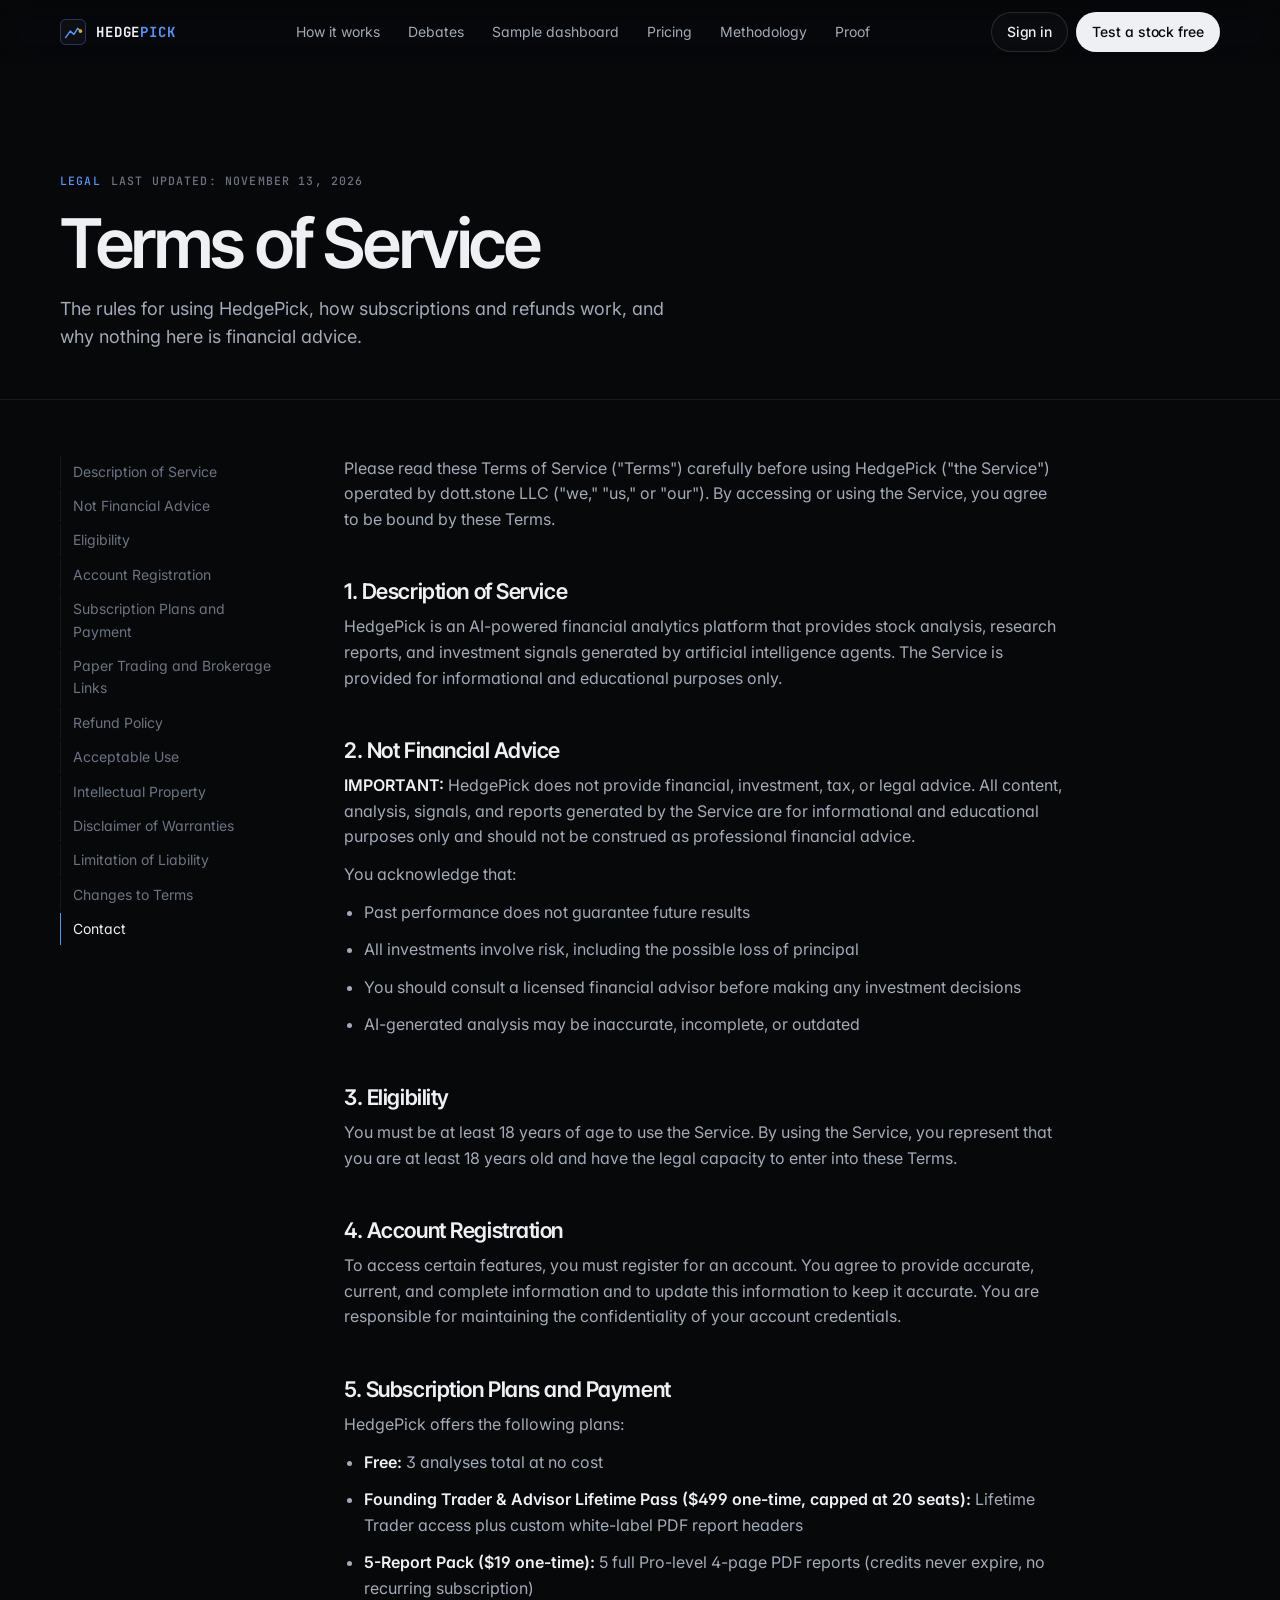
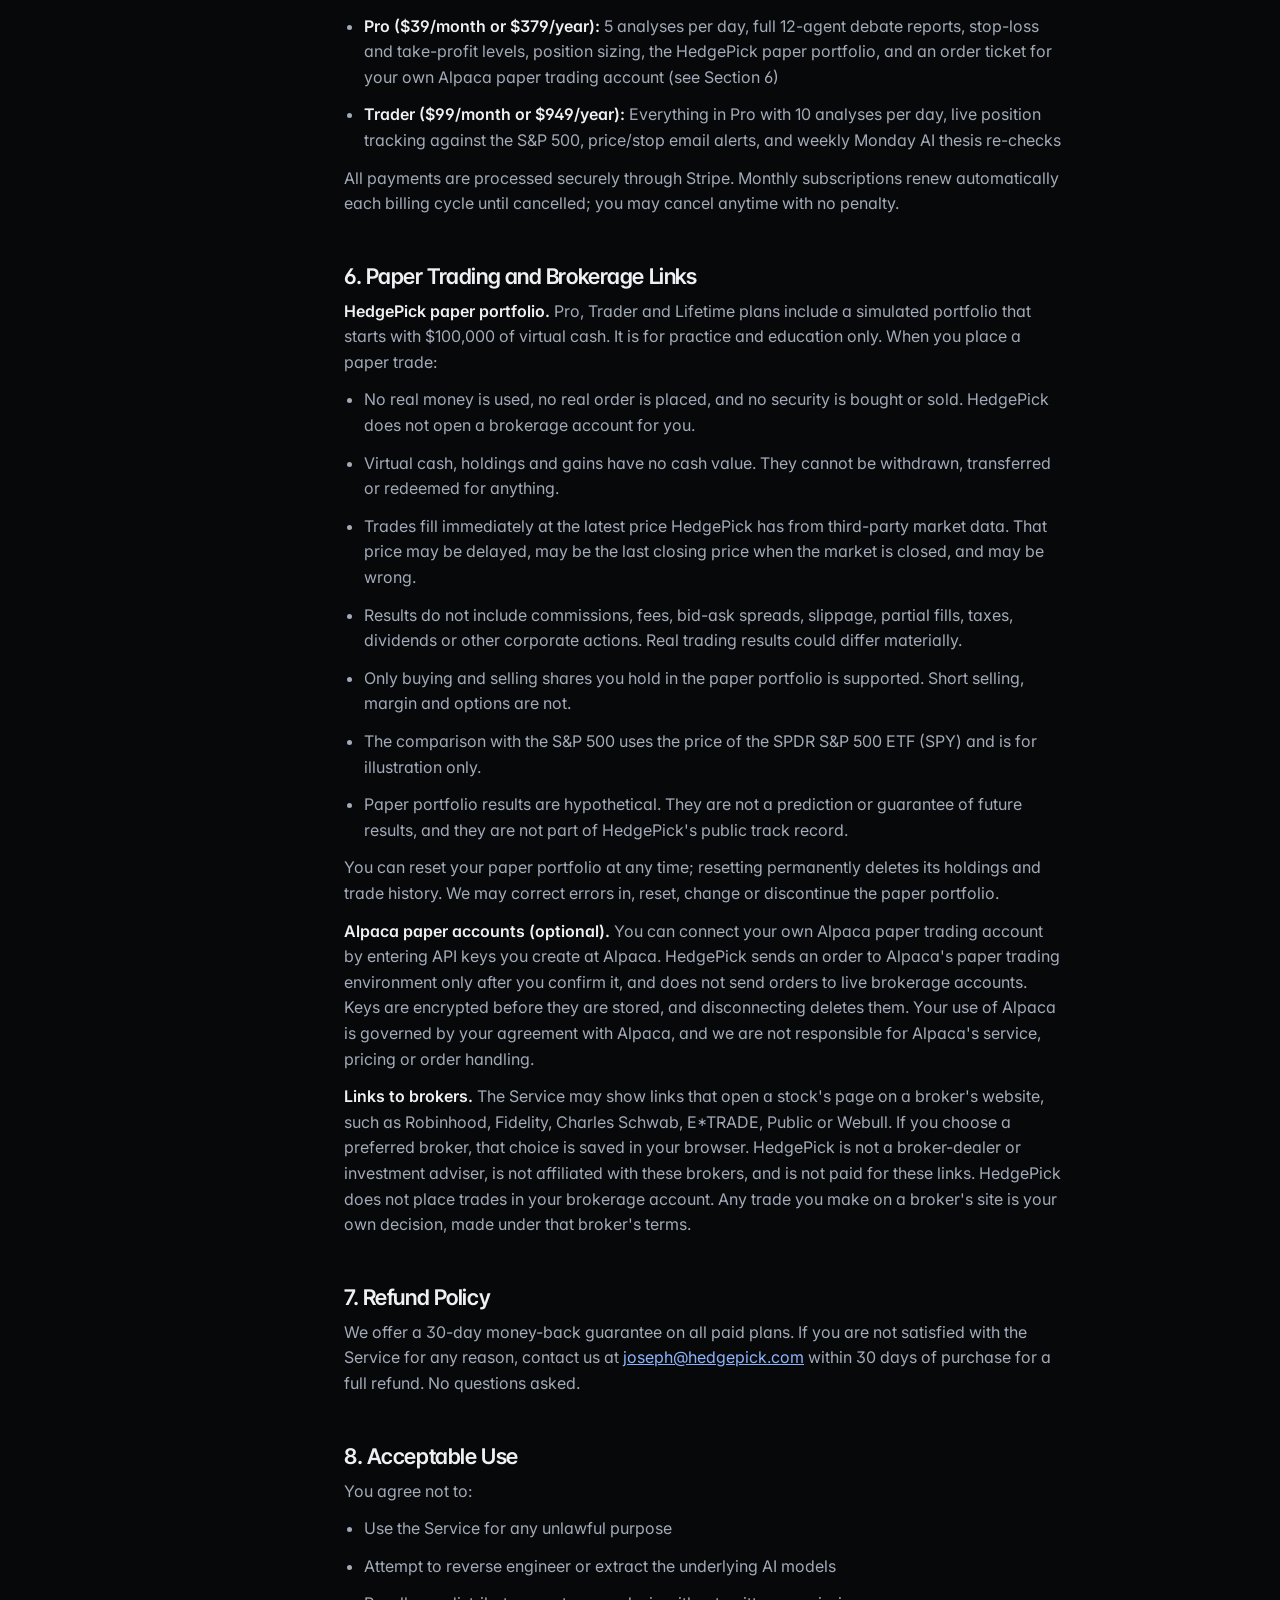
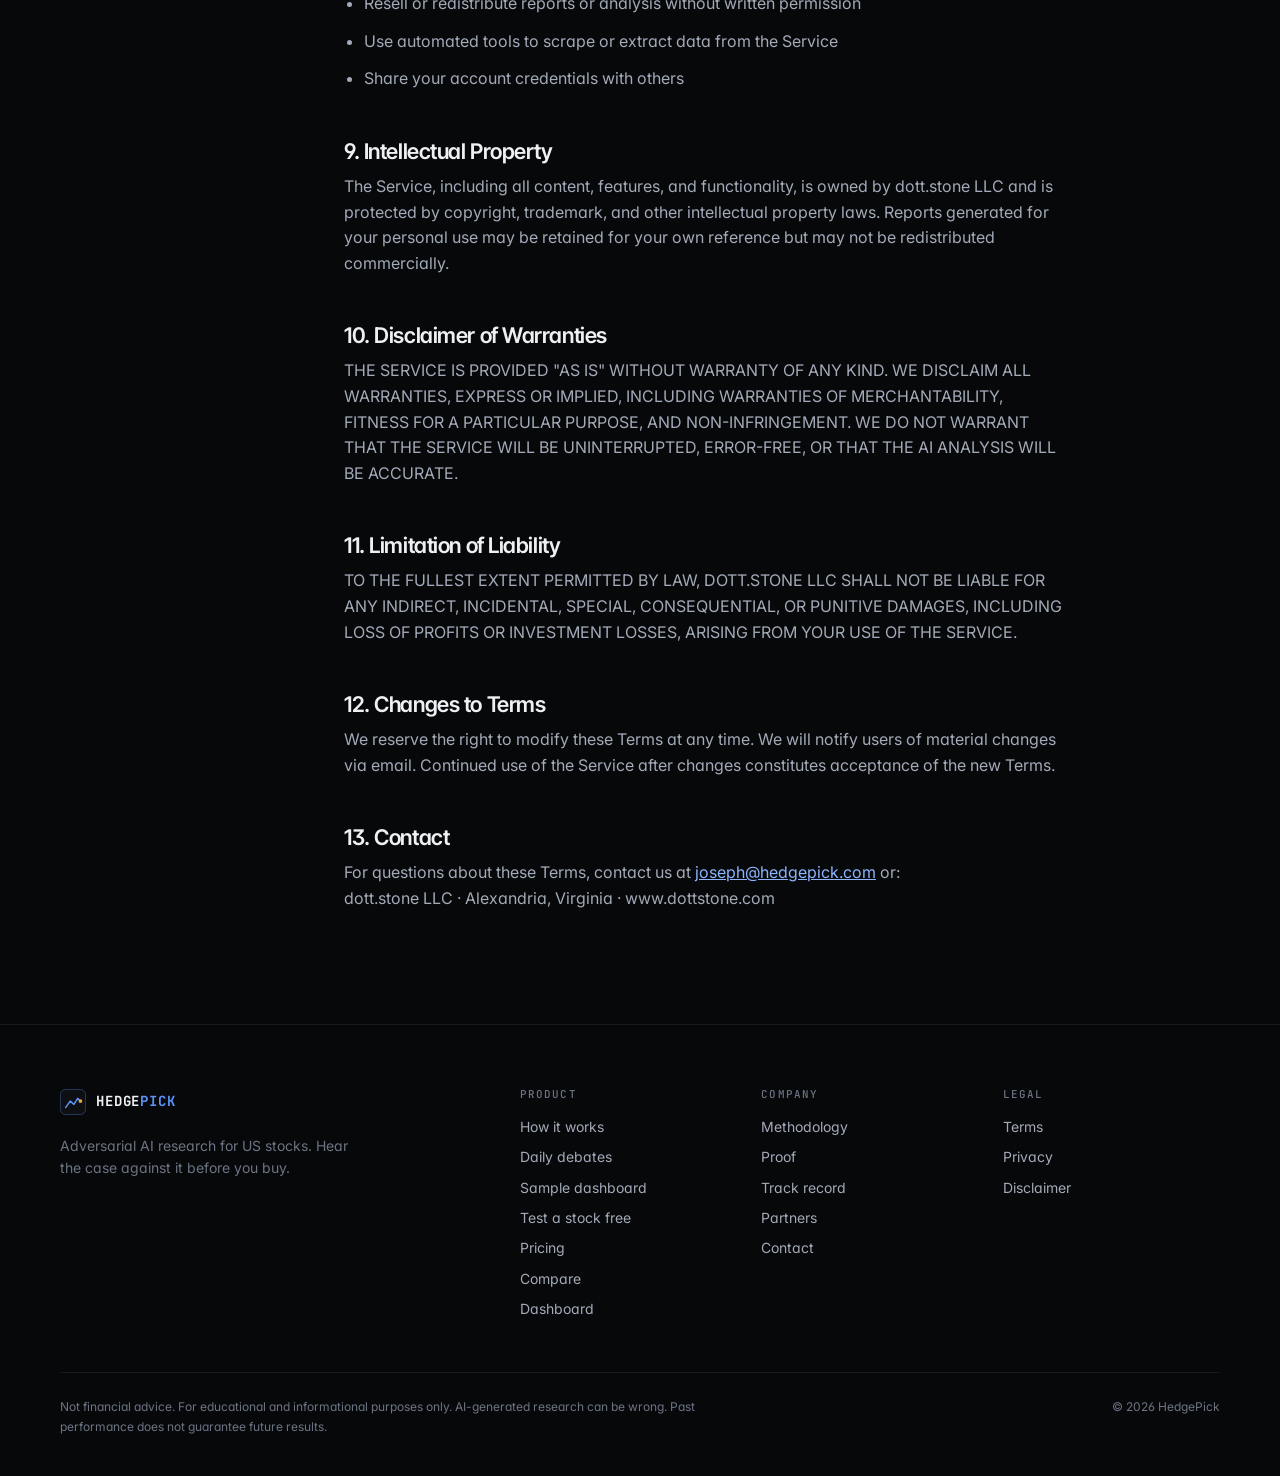
<file: terms.html>
<!DOCTYPE html>
<html lang="en">
<head>
<meta charset="UTF-8">
<meta name="viewport" content="width=device-width, initial-scale=1.0, viewport-fit=cover">
<title>Terms of Service — HedgePick</title>
<meta name="description" content="HedgePick terms of service, subscription terms, refund policy and financial disclaimer.">
<link rel="canonical" href="https://hedgepick.com/terms">
<link rel="icon" type="image/x-icon" href="/favicon.ico">
<link rel="icon" type="image/svg+xml" href="/favicon.svg">
<link rel="icon" type="image/png" sizes="32x32" href="/favicon-32.png">
<link rel="icon" type="image/png" sizes="16x16" href="/favicon-16.png">
<link rel="apple-touch-icon" sizes="180x180" href="/favicon-180.png">
<meta name="theme-color" content="#07080a">
<meta property="og:type" content="website">
<meta property="og:site_name" content="HedgePick">
<meta property="og:title" content="Terms of Service — HedgePick">
<meta property="og:description" content="HedgePick terms of service, subscription terms, refund policy and financial disclaimer.">
<meta property="og:url" content="https://hedgepick.com/terms">
<meta property="og:image" content="https://hedgepick.com/og-image.png">
<meta property="og:image:width" content="1200">
<meta property="og:image:height" content="630">
<meta name="twitter:card" content="summary_large_image">
<meta name="twitter:title" content="Terms of Service — HedgePick">
<meta name="twitter:description" content="HedgePick terms of service, subscription terms, refund policy and financial disclaimer.">
<meta name="twitter:image" content="https://hedgepick.com/og-image.png">
<link rel="preconnect" href="https://fonts.googleapis.com">
<link rel="preconnect" href="https://fonts.gstatic.com" crossorigin>
<link href="https://fonts.googleapis.com/css2?family=Inter:wght@400;500;600&family=Inter+Tight:wght@500;600;700&family=JetBrains+Mono:wght@400;500;600&display=swap" rel="stylesheet">
<link rel="stylesheet" href="/assets/hp.css?v=5">
<script src="/assets/hp.js?v=5"></script>
<script async src="https://www.googletagmanager.com/gtag/js?id=G-W2VWCNQC6T"></script>
<script>window.dataLayer=window.dataLayer||[];function gtag(){dataLayer.push(arguments);}gtag('js',new Date());gtag('config','G-W2VWCNQC6T');</script>
</head>
<body>
<a class="skip" href="#main">Skip to content</a>
<header class="hdr" id="hdr">
  <div class="hdr-in">
    <a href="/" class="brand" aria-label="HedgePick home"><svg viewBox="0 0 28 28" fill="none" aria-hidden="true"><rect width="28" height="28" rx="6" fill="#0d0f13"/><rect x=".5" y=".5" width="27" height="27" rx="5.5" stroke="rgba(91,147,245,.35)"/><path class="ln" d="M6 20L11 13L15 16.5L19 10L22 13" stroke="#5b93f5" stroke-width="1.6" stroke-linecap="round" stroke-linejoin="round"/><circle cx="22" cy="13" r="2" fill="#e3a83a"/></svg><span>HEDGE<em>PICK</em></span></a>
    <nav class="nav" aria-label="Primary">
      <a href="/#how">How it works</a>
      <a href="/analysis">Debates</a>
      <a href="/sample">Sample dashboard</a>
      <a href="/#pricing">Pricing</a>
      <a href="/system">Methodology</a>
      <a href="/proof">Proof</a>
    </nav>
    <div class="hdr-act">
      <button type="button" class="btn btn-ghost" data-out onclick="showSignIn()">Sign in</button>
      <a href="/start" class="btn btn-pri" data-out>Test a stock free</a>
      <a href="/dashboard" class="btn btn-pri" data-in style="display:none">Open dashboard</a>
      <button class="ham" id="ham" onclick="toggleMenu()" aria-label="Open menu" aria-expanded="false"><span></span><span></span><span></span></button>
    </div>
  </div>
</header>
<nav class="mmenu" id="mmenu" aria-label="Mobile">
  <a href="/#how" onclick="closeMenu()">How it works</a>
  <a href="/analysis">Debates</a>
  <a href="/sample">Sample dashboard</a>
  <a href="/#pricing" onclick="closeMenu()">Pricing</a>
  <a href="/system">Methodology</a>
  <a href="/proof">Proof</a>
  <a href="/partners">Partners</a>
  <a href="#" data-out onclick="closeMenu();showSignIn();return false;">Sign in</a>
  <a href="/dashboard" data-in style="display:none">Dashboard</a>
  <a href="/start" class="btn btn-pri" data-out>Test a stock free</a>
  <a href="/dashboard" class="btn btn-pri" data-in style="display:none">Open dashboard</a>
</nav>

<main id="main">
<section class="page-hero"><div class="wrap">
  <div class="kick rv"><b>Legal</b> Last updated: November 13, 2026</div>
  <h1 class="rv d1">Terms of Service</h1>
  <p class="sd rv d2">The rules for using HedgePick, how subscriptions and refunds work, and why nothing here is financial advice.</p>
</div></section>
<div class="wrap legal">
  <nav class="toc" aria-label="On this page"><a href="#s1">Description of Service</a>
<a href="#disclaimer">Not Financial Advice</a>
<a href="#s3">Eligibility</a>
<a href="#s4">Account Registration</a>
<a href="#s5">Subscription Plans and Payment</a>
<a href="#paper">Paper Trading and Brokerage Links</a>
<a href="#s6">Refund Policy</a>
<a href="#s7">Acceptable Use</a>
<a href="#s8">Intellectual Property</a>
<a href="#s9">Disclaimer of Warranties</a>
<a href="#s10">Limitation of Liability</a>
<a href="#s11">Changes to Terms</a>
<a href="#s12">Contact</a></nav>
  <article class="prose">
<p>Please read these Terms of Service ("Terms") carefully before using HedgePick ("the Service") operated by dott.stone LLC ("we," "us," or "our"). By accessing or using the Service, you agree to be bound by these Terms.</p>

  <h2 id="s1">1. Description of Service</h2>
  <p>HedgePick is an AI-powered financial analytics platform that provides stock analysis, research reports, and investment signals generated by artificial intelligence agents. The Service is provided for informational and educational purposes only.</p>

  <h2 id="disclaimer">2. Not Financial Advice</h2>
  <p><strong>IMPORTANT:</strong> HedgePick does not provide financial, investment, tax, or legal advice. All content, analysis, signals, and reports generated by the Service are for informational and educational purposes only and should not be construed as professional financial advice.</p>
  <p>You acknowledge that:</p>
  <ul>
    <li>Past performance does not guarantee future results</li>
    <li>All investments involve risk, including the possible loss of principal</li>
    <li>You should consult a licensed financial advisor before making any investment decisions</li>
    <li>AI-generated analysis may be inaccurate, incomplete, or outdated</li>
  </ul>

  <h2 id="s3">3. Eligibility</h2>
  <p>You must be at least 18 years of age to use the Service. By using the Service, you represent that you are at least 18 years old and have the legal capacity to enter into these Terms.</p>

  <h2 id="s4">4. Account Registration</h2>
  <p>To access certain features, you must register for an account. You agree to provide accurate, current, and complete information and to update this information to keep it accurate. You are responsible for maintaining the confidentiality of your account credentials.</p>

  <h2 id="s5">5. Subscription Plans and Payment</h2>
  <p>HedgePick offers the following plans:</p>
  <ul>
    <li><strong>Free:</strong> 3 analyses total at no cost</li>
    <li><strong>Founding Trader &amp; Advisor Lifetime Pass ($499 one-time, capped at 20 seats):</strong> Lifetime Trader access plus custom white-label PDF report headers</li>
    <li><strong>5-Report Pack ($19 one-time):</strong> 5 full Pro-level 4-page PDF reports (credits never expire, no recurring subscription)</li>
    <li><strong>Pro ($39/month or $379/year):</strong> 5 analyses per day, full 12-agent debate reports, stop-loss and take-profit levels, position sizing, the HedgePick paper portfolio, and an order ticket for your own Alpaca paper trading account (see Section 6)</li>
    <li><strong>Trader ($99/month or $949/year):</strong> Everything in Pro with 10 analyses per day, live position tracking against the S&amp;P 500, price/stop email alerts, and weekly Monday AI thesis re-checks</li>
  </ul>
  <p>All payments are processed securely through Stripe. Monthly subscriptions renew automatically each billing cycle until cancelled; you may cancel anytime with no penalty.</p>

  <h2 id="paper">6. Paper Trading and Brokerage Links</h2>
  <p><strong>HedgePick paper portfolio.</strong> Pro, Trader and Lifetime plans include a simulated portfolio that starts with $100,000 of virtual cash. It is for practice and education only. When you place a paper trade:</p>
  <ul>
    <li>No real money is used, no real order is placed, and no security is bought or sold. HedgePick does not open a brokerage account for you.</li>
    <li>Virtual cash, holdings and gains have no cash value. They cannot be withdrawn, transferred or redeemed for anything.</li>
    <li>Trades fill immediately at the latest price HedgePick has from third-party market data. That price may be delayed, may be the last closing price when the market is closed, and may be wrong.</li>
    <li>Results do not include commissions, fees, bid-ask spreads, slippage, partial fills, taxes, dividends or other corporate actions. Real trading results could differ materially.</li>
    <li>Only buying and selling shares you hold in the paper portfolio is supported. Short selling, margin and options are not.</li>
    <li>The comparison with the S&amp;P 500 uses the price of the SPDR S&amp;P 500 ETF (SPY) and is for illustration only.</li>
    <li>Paper portfolio results are hypothetical. They are not a prediction or guarantee of future results, and they are not part of HedgePick's public track record.</li>
  </ul>
  <p>You can reset your paper portfolio at any time; resetting permanently deletes its holdings and trade history. We may correct errors in, reset, change or discontinue the paper portfolio.</p>
  <p><strong>Alpaca paper accounts (optional).</strong> You can connect your own Alpaca paper trading account by entering API keys you create at Alpaca. HedgePick sends an order to Alpaca's paper trading environment only after you confirm it, and does not send orders to live brokerage accounts. Keys are encrypted before they are stored, and disconnecting deletes them. Your use of Alpaca is governed by your agreement with Alpaca, and we are not responsible for Alpaca's service, pricing or order handling.</p>
  <p><strong>Links to brokers.</strong> The Service may show links that open a stock's page on a broker's website, such as Robinhood, Fidelity, Charles Schwab, E*TRADE, Public or Webull. If you choose a preferred broker, that choice is saved in your browser. HedgePick is not a broker-dealer or investment adviser, is not affiliated with these brokers, and is not paid for these links. HedgePick does not place trades in your brokerage account. Any trade you make on a broker's site is your own decision, made under that broker's terms.</p>

  <h2 id="s6">7. Refund Policy</h2>
  <p>We offer a 30-day money-back guarantee on all paid plans. If you are not satisfied with the Service for any reason, contact us at <a href="mailto:joseph@hedgepick.com">joseph@hedgepick.com</a> within 30 days of purchase for a full refund. No questions asked.</p>

  <h2 id="s7">8. Acceptable Use</h2>
  <p>You agree not to:</p>
  <ul>
    <li>Use the Service for any unlawful purpose</li>
    <li>Attempt to reverse engineer or extract the underlying AI models</li>
    <li>Resell or redistribute reports or analysis without written permission</li>
    <li>Use automated tools to scrape or extract data from the Service</li>
    <li>Share your account credentials with others</li>
  </ul>

  <h2 id="s8">9. Intellectual Property</h2>
  <p>The Service, including all content, features, and functionality, is owned by dott.stone LLC and is protected by copyright, trademark, and other intellectual property laws. Reports generated for your personal use may be retained for your own reference but may not be redistributed commercially.</p>

  <h2 id="s9">10. Disclaimer of Warranties</h2>
  <p>THE SERVICE IS PROVIDED "AS IS" WITHOUT WARRANTY OF ANY KIND. WE DISCLAIM ALL WARRANTIES, EXPRESS OR IMPLIED, INCLUDING WARRANTIES OF MERCHANTABILITY, FITNESS FOR A PARTICULAR PURPOSE, AND NON-INFRINGEMENT. WE DO NOT WARRANT THAT THE SERVICE WILL BE UNINTERRUPTED, ERROR-FREE, OR THAT THE AI ANALYSIS WILL BE ACCURATE.</p>

  <h2 id="s10">11. Limitation of Liability</h2>
  <p>TO THE FULLEST EXTENT PERMITTED BY LAW, DOTT.STONE LLC SHALL NOT BE LIABLE FOR ANY INDIRECT, INCIDENTAL, SPECIAL, CONSEQUENTIAL, OR PUNITIVE DAMAGES, INCLUDING LOSS OF PROFITS OR INVESTMENT LOSSES, ARISING FROM YOUR USE OF THE SERVICE.</p>

  <h2 id="s11">12. Changes to Terms</h2>
  <p>We reserve the right to modify these Terms at any time. We will notify users of material changes via email. Continued use of the Service after changes constitutes acceptance of the new Terms.</p>

  <h2 id="s12">13. Contact</h2>
  <p>For questions about these Terms, contact us at <a href="mailto:joseph@hedgepick.com">joseph@hedgepick.com</a> or:<br>dott.stone LLC · Alexandria, Virginia · www.dottstone.com</p>

  </article>
</div>
</main>
<footer class="ft">
  <div class="wrap">
    <div class="ft-in">
      <div>
        <a href="/" class="brand" aria-label="HedgePick home"><svg viewBox="0 0 28 28" fill="none" aria-hidden="true"><rect width="28" height="28" rx="6" fill="#0d0f13"/><rect x=".5" y=".5" width="27" height="27" rx="5.5" stroke="rgba(91,147,245,.35)"/><path class="ln" d="M6 20L11 13L15 16.5L19 10L22 13" stroke="#5b93f5" stroke-width="1.6" stroke-linecap="round" stroke-linejoin="round"/><circle cx="22" cy="13" r="2" fill="#e3a83a"/></svg><span>HEDGE<em>PICK</em></span></a>
        <p class="ft-tag">Adversarial AI research for US stocks. Hear the case against it before you buy.</p>
      </div>
      <div class="ft-cols">
        <div><h4>Product</h4><a href="/#how">How it works</a><a href="/analysis">Daily debates</a><a href="/sample">Sample dashboard</a><a href="/start">Test a stock free</a><a href="/#pricing">Pricing</a><a href="/compare">Compare</a><a href="/dashboard">Dashboard</a></div>
        <div><h4>Company</h4><a href="/system">Methodology</a><a href="/proof">Proof</a><a href="/track-record">Track record</a><a href="/partners">Partners</a><a href="mailto:joseph@hedgepick.com">Contact</a></div>
        <div><h4>Legal</h4><a href="/terms">Terms</a><a href="/privacy">Privacy</a><a href="/terms#disclaimer">Disclaimer</a></div>
      </div>
      <div class="ft-d"><p>Not financial advice. For educational and informational purposes only. AI-generated research can be wrong. Past performance does not guarantee future results.</p><span>© 2026 HedgePick</span></div>
    </div>
  </div>
</footer>
</body>
</html>
</file>
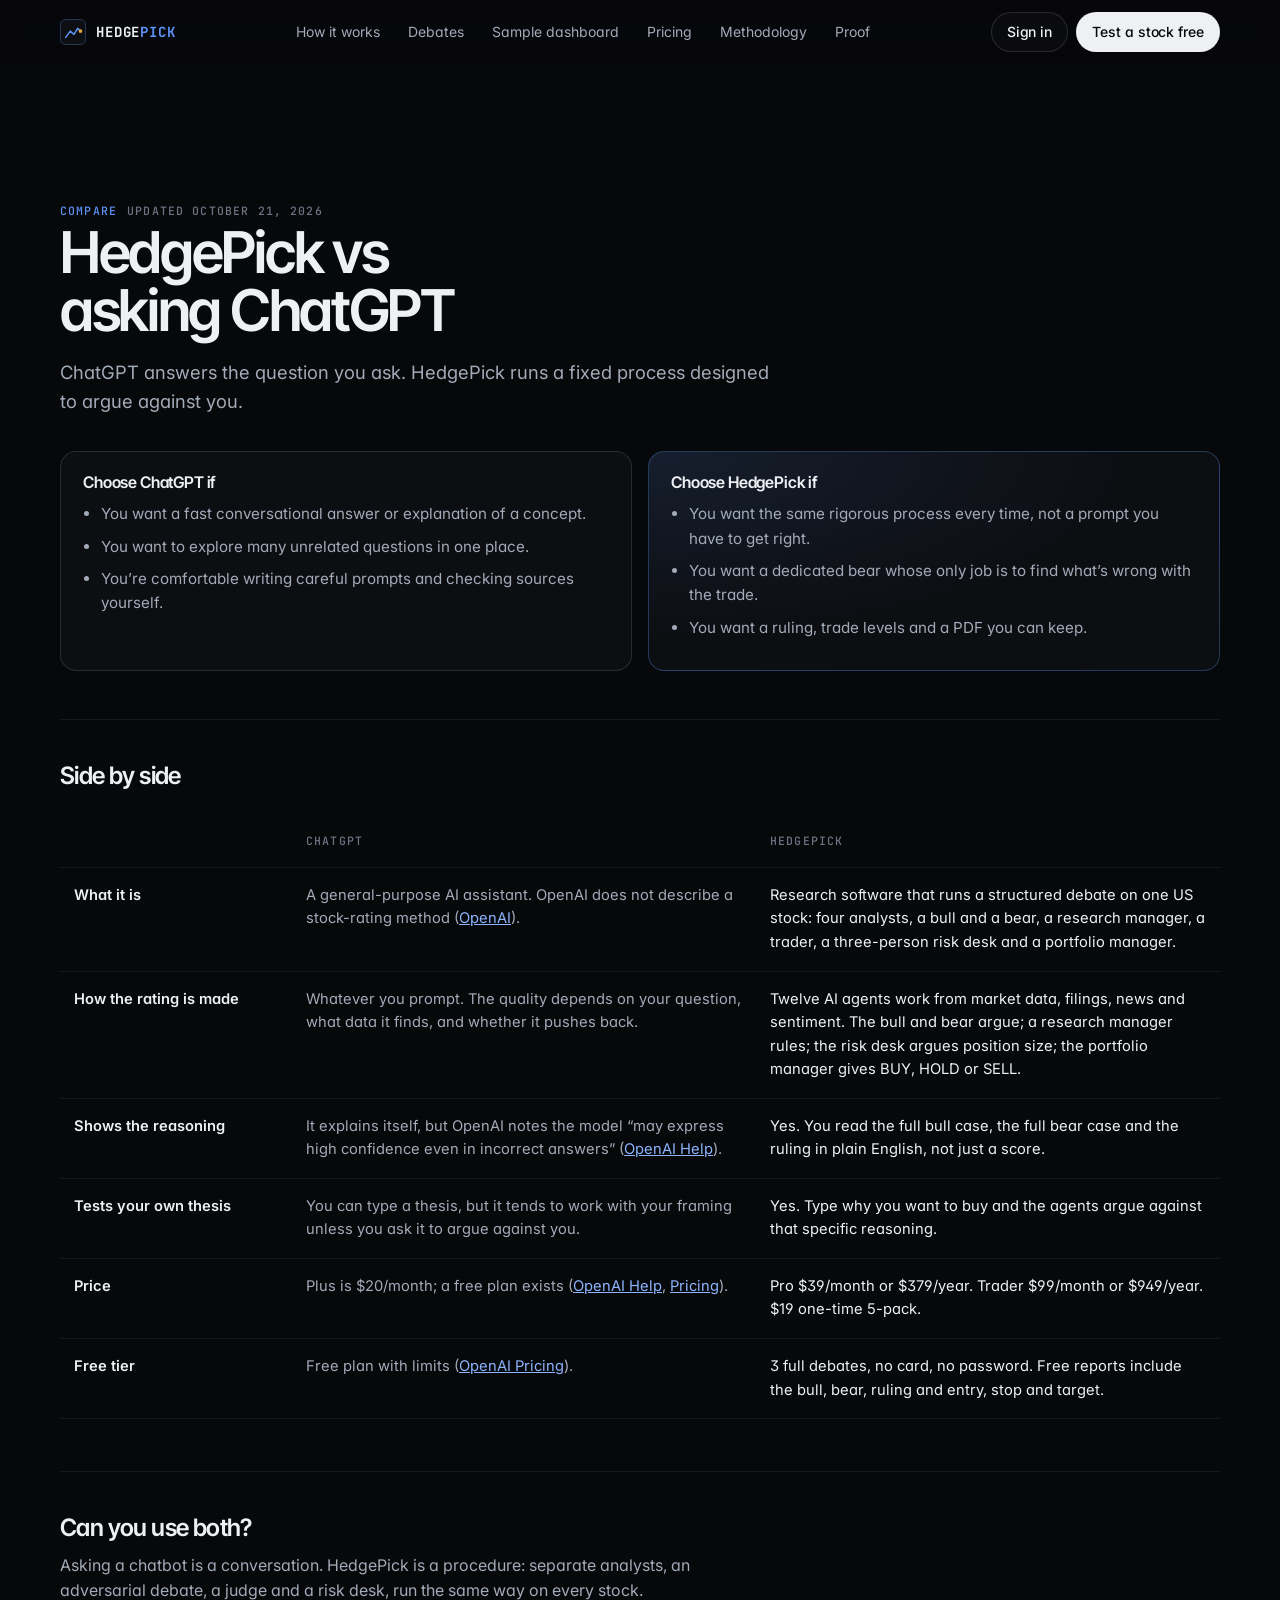
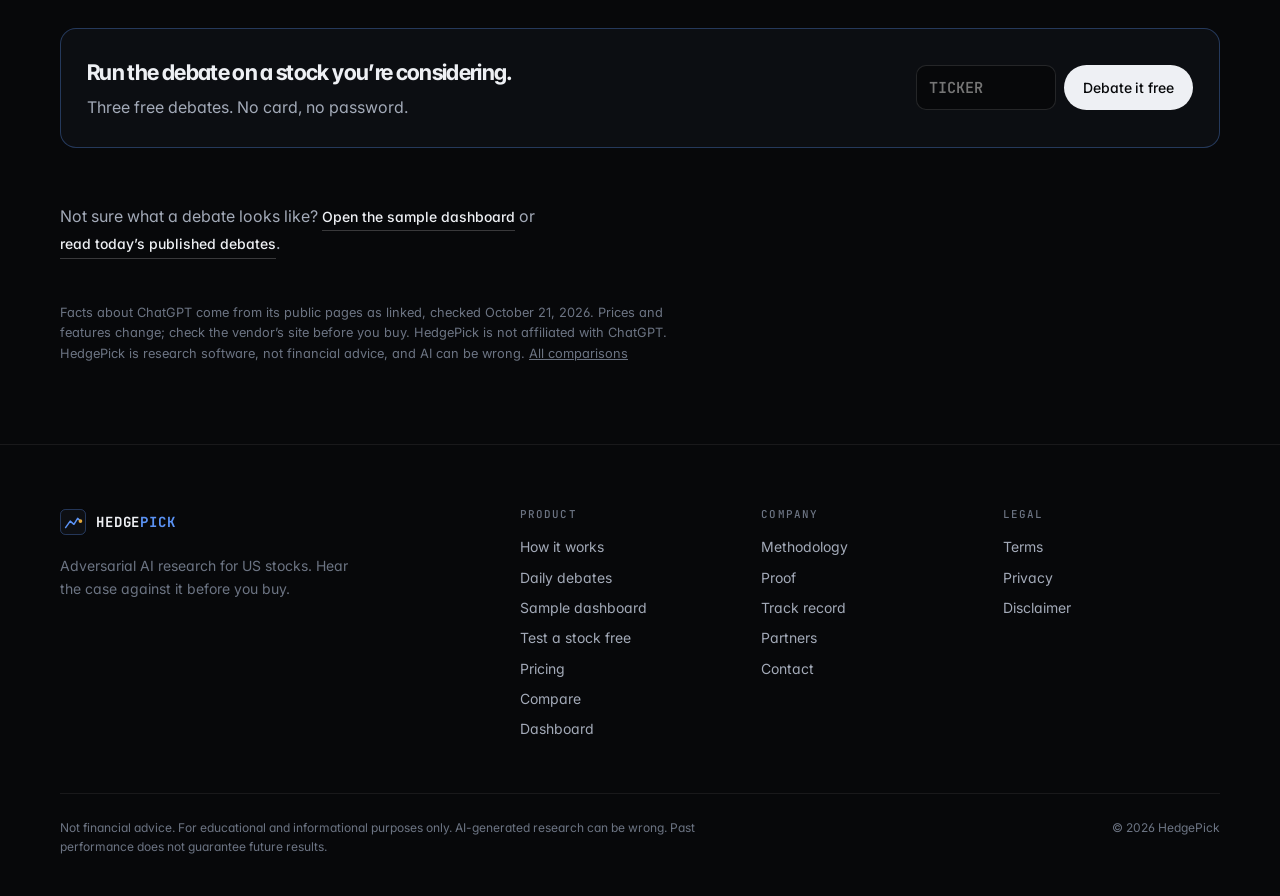
<file: compare/chatgpt.html>
<!DOCTYPE html>
<html lang="en">
<head>
<meta charset="UTF-8">
<meta name="viewport" content="width=device-width, initial-scale=1.0, viewport-fit=cover">
<title>HedgePick vs just asking ChatGPT about a stock — HedgePick</title>
<meta name="description" content="Why a structured twelve-agent bull-vs-bear debate is different from asking ChatGPT about a stock: process, data, reasoning, price and limitations.">
<link rel="canonical" href="https://hedgepick.com/compare/chatgpt">
<link rel="icon" type="image/x-icon" href="/favicon.ico">
<link rel="icon" type="image/svg+xml" href="/favicon.svg">
<link rel="icon" type="image/png" sizes="32x32" href="/favicon-32.png">
<link rel="icon" type="image/png" sizes="16x16" href="/favicon-16.png">
<link rel="apple-touch-icon" sizes="180x180" href="/favicon-180.png">
<meta name="theme-color" content="#07080a">
<meta property="og:type" content="website">
<meta property="og:site_name" content="HedgePick">
<meta property="og:title" content="HedgePick vs just asking ChatGPT about a stock — HedgePick">
<meta property="og:description" content="Why a structured twelve-agent bull-vs-bear debate is different from asking ChatGPT about a stock: process, data, reasoning, price and limitations.">
<meta property="og:url" content="https://hedgepick.com/compare/chatgpt">
<meta property="og:image" content="https://hedgepick.com/og-image.png">
<meta property="og:image:width" content="1200">
<meta property="og:image:height" content="630">
<meta name="twitter:card" content="summary_large_image">
<meta name="twitter:title" content="HedgePick vs just asking ChatGPT about a stock — HedgePick">
<meta name="twitter:description" content="Why a structured twelve-agent bull-vs-bear debate is different from asking ChatGPT about a stock: process, data, reasoning, price and limitations.">
<meta name="twitter:image" content="https://hedgepick.com/og-image.png">
<link rel="preconnect" href="https://fonts.googleapis.com">
<link rel="preconnect" href="https://fonts.gstatic.com" crossorigin>
<link href="https://fonts.googleapis.com/css2?family=Inter:wght@400;500;600&family=Inter+Tight:wght@500;600;700&family=JetBrains+Mono:wght@400;500;600&display=swap" rel="stylesheet">
<link rel="stylesheet" href="/assets/hp.css?v=5">
<script src="/assets/hp.js?v=5"></script>
<script async src="https://www.googletagmanager.com/gtag/js?id=G-W2VWCNQC6T"></script>
<script>window.dataLayer=window.dataLayer||[];function gtag(){dataLayer.push(arguments);}gtag('js',new Date());gtag('config','G-W2VWCNQC6T');</script>
<style>
.cmp-hero{padding:132px 0 40px}
.cmp-hero h1{font-size:clamp(2.2rem,1.4rem + 3vw,3.6rem);letter-spacing:-.04em;line-height:1.02;max-width:20ch;text-wrap:balance}
.cmp-hero .sd{font-size:1.15rem;color:var(--t2);max-width:60ch;margin-top:18px}
.cmp-quick{display:grid;grid-template-columns:1fr 1fr;gap:16px;margin:36px 0 8px}
.cmp-quick>div{border:1px solid var(--line-2);border-radius:var(--r3);padding:22px;background:var(--bg-1)}
.cmp-quick>div.us{border-color:var(--blue-bd);background:radial-gradient(ellipse at top left,rgba(91,147,245,.12),rgba(91,147,245,0) 60%),var(--bg-1)}
.cmp-quick h3{font-size:1rem;margin-bottom:12px;letter-spacing:-.01em}
.cmp-quick ul{padding-left:18px;margin:0}.cmp-quick li{color:var(--t2);margin-bottom:8px;font-size:.95rem}
.cmp-t{width:100%;border-collapse:collapse;margin:28px 0 8px;font-size:.92rem}
.cmp-t th,.cmp-t td{text-align:left;vertical-align:top;padding:16px 14px;border-bottom:1px solid var(--line)}
.cmp-t thead th{font-family:var(--mono);font-size:.72rem;letter-spacing:.1em;text-transform:uppercase;color:var(--t3);font-weight:500}
.cmp-t tbody th{font-weight:600;color:var(--t1);width:20%}
.cmp-t td{color:var(--t2);width:40%}.cmp-t td.hp{color:var(--t1)}
.cmp-t a{color:var(--blue-2)}
.cmp-sec{padding:44px 0;border-top:1px solid var(--line)}
.cmp-sec h2{font-size:1.5rem;letter-spacing:-.025em;margin-bottom:12px}
.cmp-sec p{color:var(--t2);max-width:68ch}
.cmp-cta{display:flex;justify-content:space-between;align-items:center;gap:20px;flex-wrap:wrap;margin:24px 0 56px;padding:26px;border:1px solid var(--blue-bd);border-radius:var(--r3);background:var(--bg-1)}
.cmp-cta b{display:block;font-family:var(--display);font-size:1.35rem;letter-spacing:-.03em}
.cmp-cta span{display:block;color:var(--t2);margin-top:6px}
.cmp-cta form{display:flex;gap:8px}
.cmp-cta input{width:140px;background:var(--bg);border:1px solid var(--line-2);border-radius:var(--r2);padding:11px 12px;font-family:var(--mono);font-weight:600;text-transform:uppercase;color:var(--t1);font-size:.95rem}
.cmp-cta input:focus{outline:none;border-color:var(--blue)}
.cmp-note{font-size:.8rem;color:var(--t3);max-width:80ch;padding-bottom:80px}
.cmp-list{display:grid;grid-template-columns:repeat(auto-fill,minmax(260px,1fr));gap:14px;margin:36px 0 80px}
.cmp-list a{display:block;padding:22px;border:1px solid var(--line-2);border-radius:var(--r3);background:var(--bg-1);text-decoration:none;color:var(--t1);transition:border-color .2s,transform .2s}
.cmp-list a:hover{border-color:var(--blue-bd);transform:translateY(-2px)}
.cmp-list b{display:block;font-size:1.05rem;letter-spacing:-.01em}.cmp-list span{display:block;color:var(--t2);font-size:.9rem;margin-top:8px}
.sr{position:absolute;width:1px;height:1px;overflow:hidden;clip:rect(0 0 0 0)}
@media(max-width:760px){.cmp-quick{grid-template-columns:1fr}.cmp-t thead{display:none}.cmp-t,.cmp-t tbody,.cmp-t tr,.cmp-t th,.cmp-t td{display:block;width:100%!important}.cmp-t tr{border-bottom:1px solid var(--line);padding:12px 0}.cmp-t th,.cmp-t td{border:0;padding:6px 0}.cmp-t td:before{content:attr(data-l);display:block;font-family:var(--mono);font-size:.68rem;letter-spacing:.1em;text-transform:uppercase;color:var(--t3);margin-bottom:4px}.cmp-cta form{width:100%}.cmp-cta input{flex:1;width:auto;min-width:0}}
</style><script type="application/ld+json">{"@context":"https://schema.org","@type":"WebPage","name":"HedgePick vs just asking ChatGPT about a stock","url":"https://hedgepick.com/compare/chatgpt","dateModified":"2026-10-21"}</script></head>
<body>
<a class="skip" href="#main">Skip to content</a>
<header class="hdr" id="hdr">
  <div class="hdr-in">
    <a href="/" class="brand" aria-label="HedgePick home"><svg viewBox="0 0 28 28" fill="none" aria-hidden="true"><rect width="28" height="28" rx="6" fill="#0d0f13"/><rect x=".5" y=".5" width="27" height="27" rx="5.5" stroke="rgba(91,147,245,.35)"/><path class="ln" d="M6 20L11 13L15 16.5L19 10L22 13" stroke="#5b93f5" stroke-width="1.6" stroke-linecap="round" stroke-linejoin="round"/><circle cx="22" cy="13" r="2" fill="#e3a83a"/></svg><span>HEDGE<em>PICK</em></span></a>
    <nav class="nav" aria-label="Primary">
      <a href="/#how">How it works</a>
      <a href="/analysis">Debates</a>
      <a href="/sample">Sample dashboard</a>
      <a href="/#pricing">Pricing</a>
      <a href="/system">Methodology</a>
      <a href="/proof">Proof</a>
    </nav>
    <div class="hdr-act">
      <button type="button" class="btn btn-ghost" data-out onclick="showSignIn()">Sign in</button>
      <a href="/start" class="btn btn-pri" data-out>Test a stock free</a>
      <a href="/dashboard" class="btn btn-pri" data-in style="display:none">Open dashboard</a>
      <button class="ham" id="ham" onclick="toggleMenu()" aria-label="Open menu" aria-expanded="false"><span></span><span></span><span></span></button>
    </div>
  </div>
</header>
<nav class="mmenu" id="mmenu" aria-label="Mobile">
  <a href="/#how" onclick="closeMenu()">How it works</a>
  <a href="/analysis">Debates</a>
  <a href="/sample">Sample dashboard</a>
  <a href="/#pricing" onclick="closeMenu()">Pricing</a>
  <a href="/system">Methodology</a>
  <a href="/proof">Proof</a>
  <a href="/partners">Partners</a>
  <a href="#" data-out onclick="closeMenu();showSignIn();return false;">Sign in</a>
  <a href="/dashboard" data-in style="display:none">Dashboard</a>
  <a href="/start" class="btn btn-pri" data-out>Test a stock free</a>
  <a href="/dashboard" class="btn btn-pri" data-in style="display:none">Open dashboard</a>
</nav>

<main id="main"><div class="wrap">
<section class="cmp-hero">
  <div class="kick rv"><b>Compare</b> Updated October 21, 2026</div>
  <h1 class="rv d1">HedgePick vs asking ChatGPT</h1>
  <p class="sd rv d2">ChatGPT answers the question you ask. HedgePick runs a fixed process designed to argue against you.</p>
  <div class="cmp-quick rv d3">
    <div><h3>Choose ChatGPT if</h3><ul><li>You want a fast conversational answer or explanation of a concept.</li><li>You want to explore many unrelated questions in one place.</li><li>You’re comfortable writing careful prompts and checking sources yourself.</li></ul></div>
    <div class="us"><h3>Choose HedgePick if</h3><ul><li>You want the same rigorous process every time, not a prompt you have to get right.</li><li>You want a dedicated bear whose only job is to find what’s wrong with the trade.</li><li>You want a ruling, trade levels and a PDF you can keep.</li></ul></div>
  </div>
</section>
<section class="cmp-sec">
  <h2>Side by side</h2>
  <table class="cmp-t"><thead><tr><th></th><th>ChatGPT</th><th>HedgePick</th></tr></thead><tbody>
<tr><th scope="row">What it is</th><td data-l="ChatGPT">A general-purpose AI assistant. OpenAI does not describe a stock-rating method (<a href="https://openai.com/chatgpt/pricing/" target="_blank" rel="noopener nofollow">OpenAI</a>).</td><td class="hp" data-l="HedgePick">Research software that runs a structured debate on one US stock: four analysts, a bull and a bear, a research manager, a trader, a three-person risk desk and a portfolio manager.</td></tr>
<tr><th scope="row">How the rating is made</th><td data-l="ChatGPT">Whatever you prompt. The quality depends on your question, what data it finds, and whether it pushes back.</td><td class="hp" data-l="HedgePick">Twelve AI agents work from market data, filings, news and sentiment. The bull and bear argue; a research manager rules; the risk desk argues position size; the portfolio manager gives BUY, HOLD or SELL.</td></tr>
<tr><th scope="row">Shows the reasoning</th><td data-l="ChatGPT">It explains itself, but OpenAI notes the model “may express high confidence even in incorrect answers” (<a href="https://help.openai.com/en/articles/8313428-does-chatgpt-tell-the-truth" target="_blank" rel="noopener nofollow">OpenAI Help</a>).</td><td class="hp" data-l="HedgePick">Yes. You read the full bull case, the full bear case and the ruling in plain English, not just a score.</td></tr>
<tr><th scope="row">Tests your own thesis</th><td data-l="ChatGPT">You can type a thesis, but it tends to work with your framing unless you ask it to argue against you.</td><td class="hp" data-l="HedgePick">Yes. Type why you want to buy and the agents argue against that specific reasoning.</td></tr>
<tr><th scope="row">Price</th><td data-l="ChatGPT">Plus is $20/month; a free plan exists (<a href="https://help.openai.com/en/articles/6950777-what-is-chatgpt-plus" target="_blank" rel="noopener nofollow">OpenAI Help</a>, <a href="https://openai.com/chatgpt/pricing/" target="_blank" rel="noopener nofollow">Pricing</a>).</td><td class="hp" data-l="HedgePick">Pro $39/month or $379/year. Trader $99/month or $949/year. $19 one-time 5-pack.</td></tr>
<tr><th scope="row">Free tier</th><td data-l="ChatGPT">Free plan with limits (<a href="https://openai.com/chatgpt/pricing/" target="_blank" rel="noopener nofollow">OpenAI Pricing</a>).</td><td class="hp" data-l="HedgePick">3 full debates, no card, no password. Free reports include the bull, bear, ruling and entry, stop and target.</td></tr>
  </tbody></table>
</section>
<section class="cmp-sec">
  <h2>Can you use both?</h2>
  <p>Asking a chatbot is a conversation. HedgePick is a procedure: separate analysts, an adversarial debate, a judge and a risk desk, run the same way on every stock.</p>
  <div class="cmp-cta"><div><b>Run the debate on a stock you’re considering.</b><span>Three free debates. No card, no password.</span></div>
<form action="/start"><input type="hidden" name="ref" value="compare-chatgpt"><label class="sr" for="cT">Ticker</label><input id="cT" name="t" placeholder="Ticker" maxlength="10" autocomplete="off"><button class="btn btn-pri" type="submit">Debate it free</button></form></div>
  <p>Not sure what a debate looks like? <a class="lnk" href="/sample">Open the sample dashboard</a> or <a class="lnk" href="/analysis">read today’s published debates</a>.</p>
</section>
<p class="cmp-note">Facts about ChatGPT come from its public pages as linked, checked October 21, 2026. Prices and features change; check the vendor’s site before you buy. HedgePick is not affiliated with ChatGPT. HedgePick is research software, not financial advice, and AI can be wrong. <a href="/compare">All comparisons</a></p>
</div></main>
<footer class="ft">
  <div class="wrap">
    <div class="ft-in">
      <div>
        <a href="/" class="brand" aria-label="HedgePick home"><svg viewBox="0 0 28 28" fill="none" aria-hidden="true"><rect width="28" height="28" rx="6" fill="#0d0f13"/><rect x=".5" y=".5" width="27" height="27" rx="5.5" stroke="rgba(91,147,245,.35)"/><path class="ln" d="M6 20L11 13L15 16.5L19 10L22 13" stroke="#5b93f5" stroke-width="1.6" stroke-linecap="round" stroke-linejoin="round"/><circle cx="22" cy="13" r="2" fill="#e3a83a"/></svg><span>HEDGE<em>PICK</em></span></a>
        <p class="ft-tag">Adversarial AI research for US stocks. Hear the case against it before you buy.</p>
      </div>
      <div class="ft-cols">
        <div><h4>Product</h4><a href="/#how">How it works</a><a href="/analysis">Daily debates</a><a href="/sample">Sample dashboard</a><a href="/start">Test a stock free</a><a href="/#pricing">Pricing</a><a href="/compare">Compare</a><a href="/dashboard">Dashboard</a></div>
        <div><h4>Company</h4><a href="/system">Methodology</a><a href="/proof">Proof</a><a href="/track-record">Track record</a><a href="/partners">Partners</a><a href="mailto:joseph@hedgepick.com">Contact</a></div>
        <div><h4>Legal</h4><a href="/terms">Terms</a><a href="/privacy">Privacy</a><a href="/terms#disclaimer">Disclaimer</a></div>
      </div>
      <div class="ft-d"><p>Not financial advice. For educational and informational purposes only. AI-generated research can be wrong. Past performance does not guarantee future results.</p><span>© 2026 HedgePick</span></div>
    </div>
  </div>
</footer>
</body>
</html>
</file>
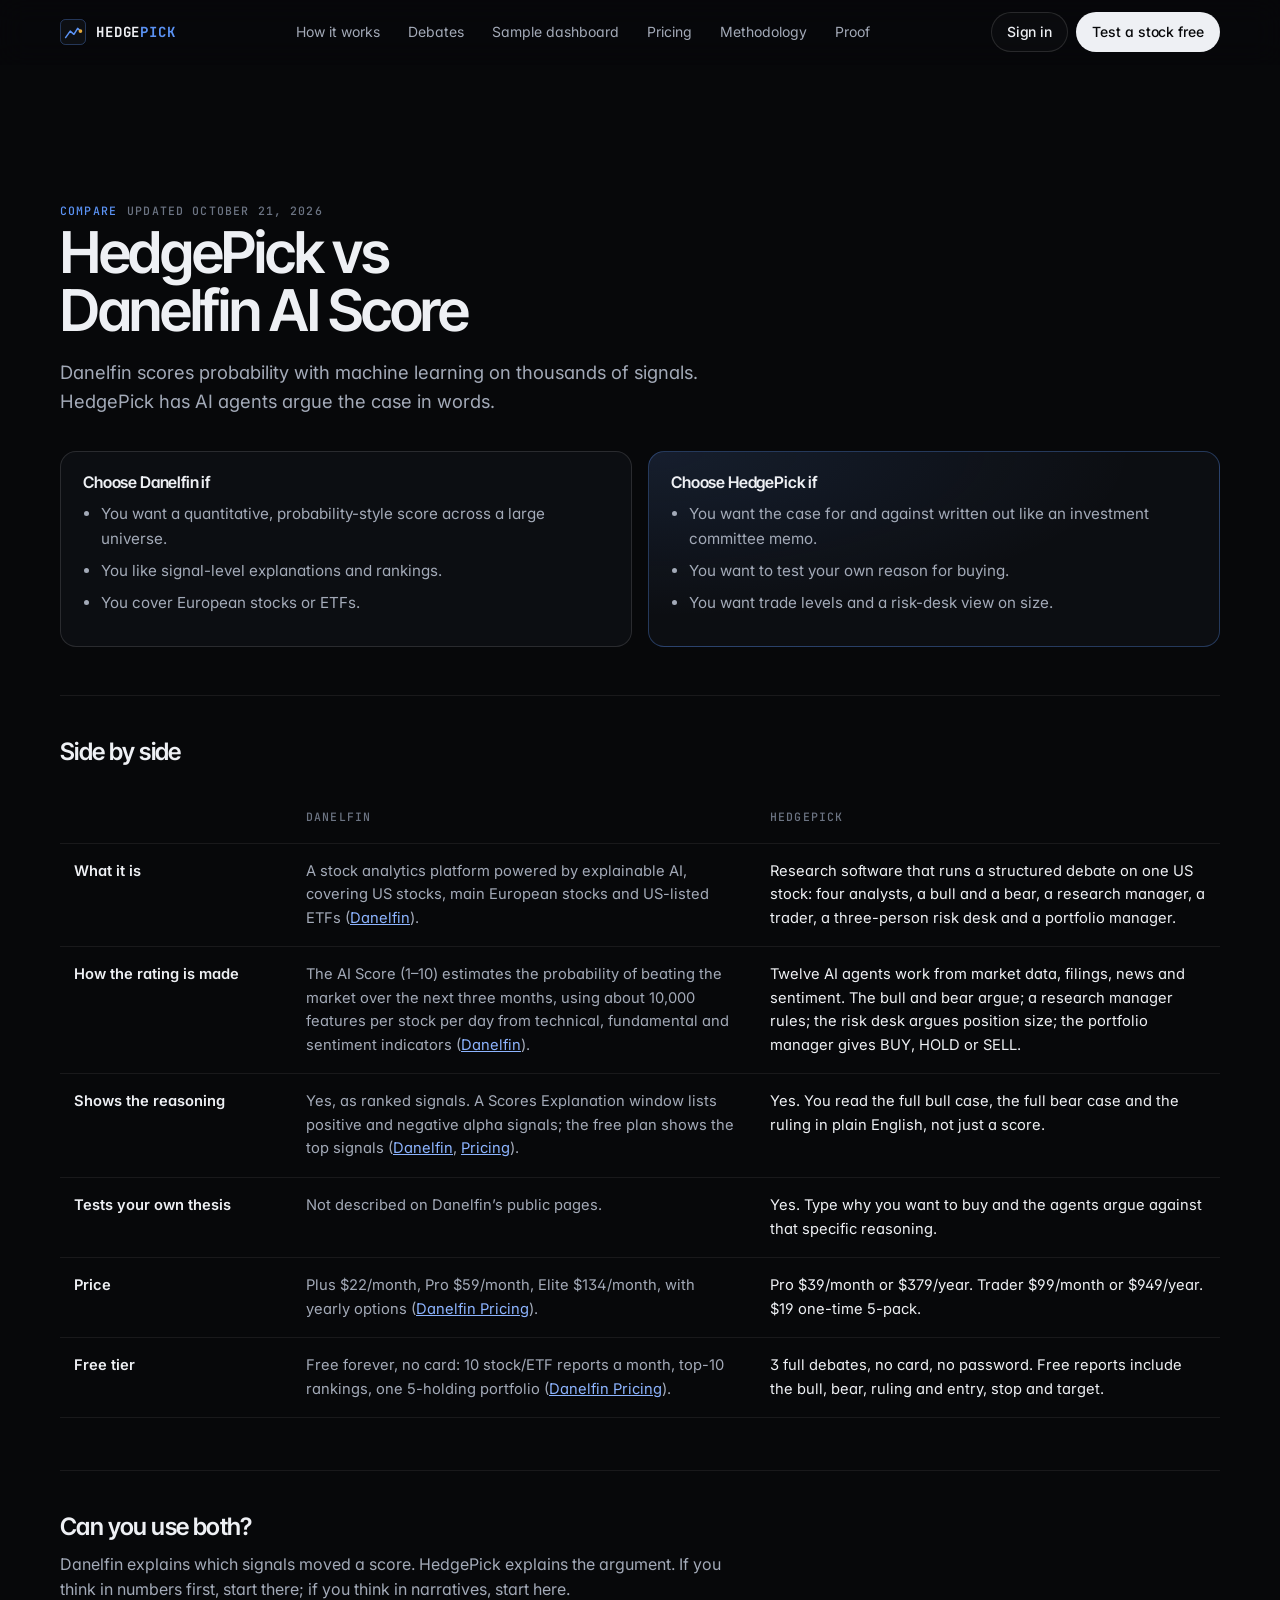
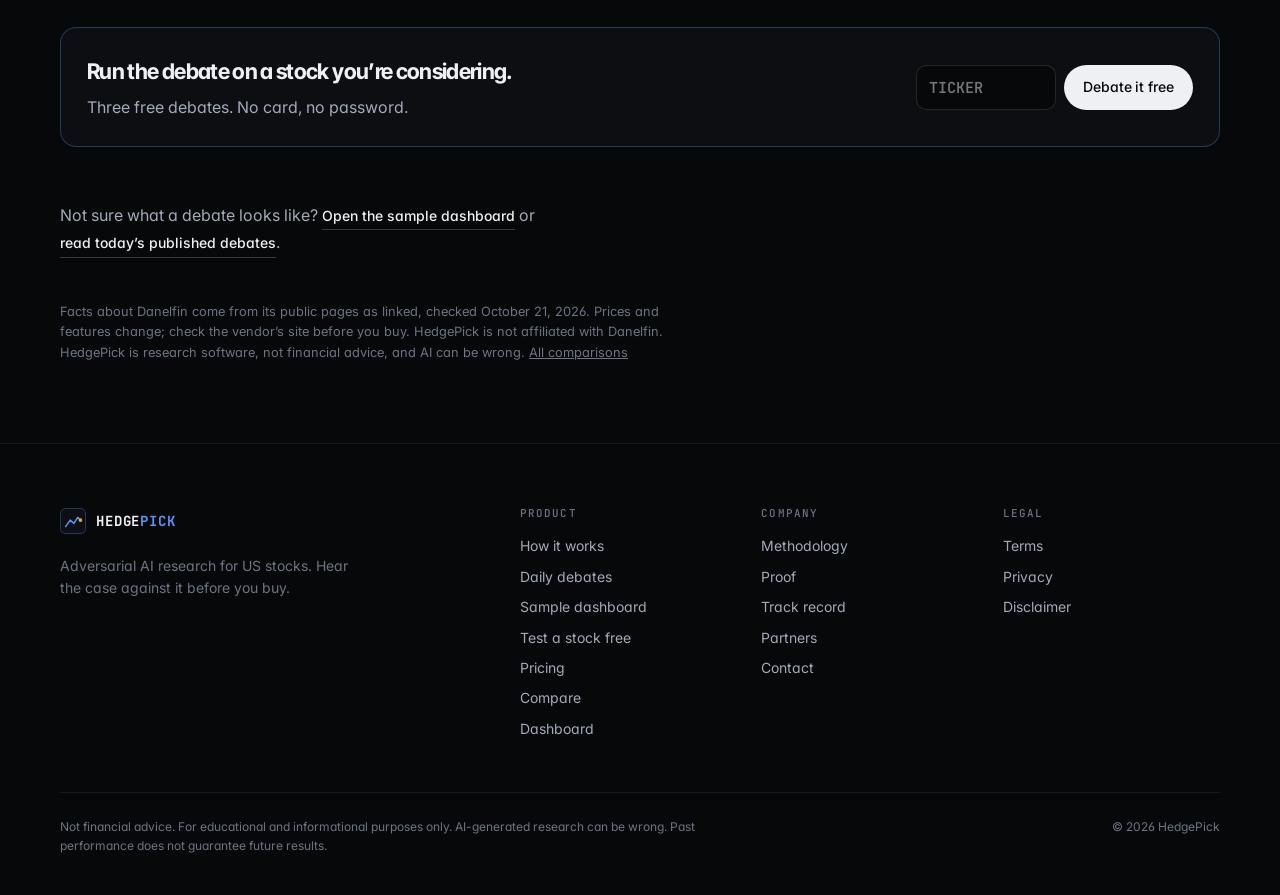
<file: compare/danelfin.html>
<!DOCTYPE html>
<html lang="en">
<head>
<meta charset="UTF-8">
<meta name="viewport" content="width=device-width, initial-scale=1.0, viewport-fit=cover">
<title>HedgePick vs Danelfin AI Score — HedgePick</title>
<meta name="description" content="How HedgePick’s bull-vs-bear AI debate compares with Danelfin’s explainable AI Score: methodology, reasoning shown, thesis testing, price and free tier.">
<link rel="canonical" href="https://hedgepick.com/compare/danelfin">
<link rel="icon" type="image/x-icon" href="/favicon.ico">
<link rel="icon" type="image/svg+xml" href="/favicon.svg">
<link rel="icon" type="image/png" sizes="32x32" href="/favicon-32.png">
<link rel="icon" type="image/png" sizes="16x16" href="/favicon-16.png">
<link rel="apple-touch-icon" sizes="180x180" href="/favicon-180.png">
<meta name="theme-color" content="#07080a">
<meta property="og:type" content="website">
<meta property="og:site_name" content="HedgePick">
<meta property="og:title" content="HedgePick vs Danelfin AI Score — HedgePick">
<meta property="og:description" content="How HedgePick’s bull-vs-bear AI debate compares with Danelfin’s explainable AI Score: methodology, reasoning shown, thesis testing, price and free tier.">
<meta property="og:url" content="https://hedgepick.com/compare/danelfin">
<meta property="og:image" content="https://hedgepick.com/og-image.png">
<meta property="og:image:width" content="1200">
<meta property="og:image:height" content="630">
<meta name="twitter:card" content="summary_large_image">
<meta name="twitter:title" content="HedgePick vs Danelfin AI Score — HedgePick">
<meta name="twitter:description" content="How HedgePick’s bull-vs-bear AI debate compares with Danelfin’s explainable AI Score: methodology, reasoning shown, thesis testing, price and free tier.">
<meta name="twitter:image" content="https://hedgepick.com/og-image.png">
<link rel="preconnect" href="https://fonts.googleapis.com">
<link rel="preconnect" href="https://fonts.gstatic.com" crossorigin>
<link href="https://fonts.googleapis.com/css2?family=Inter:wght@400;500;600&family=Inter+Tight:wght@500;600;700&family=JetBrains+Mono:wght@400;500;600&display=swap" rel="stylesheet">
<link rel="stylesheet" href="/assets/hp.css?v=5">
<script src="/assets/hp.js?v=5"></script>
<script async src="https://www.googletagmanager.com/gtag/js?id=G-W2VWCNQC6T"></script>
<script>window.dataLayer=window.dataLayer||[];function gtag(){dataLayer.push(arguments);}gtag('js',new Date());gtag('config','G-W2VWCNQC6T');</script>
<style>
.cmp-hero{padding:132px 0 40px}
.cmp-hero h1{font-size:clamp(2.2rem,1.4rem + 3vw,3.6rem);letter-spacing:-.04em;line-height:1.02;max-width:20ch;text-wrap:balance}
.cmp-hero .sd{font-size:1.15rem;color:var(--t2);max-width:60ch;margin-top:18px}
.cmp-quick{display:grid;grid-template-columns:1fr 1fr;gap:16px;margin:36px 0 8px}
.cmp-quick>div{border:1px solid var(--line-2);border-radius:var(--r3);padding:22px;background:var(--bg-1)}
.cmp-quick>div.us{border-color:var(--blue-bd);background:radial-gradient(ellipse at top left,rgba(91,147,245,.12),rgba(91,147,245,0) 60%),var(--bg-1)}
.cmp-quick h3{font-size:1rem;margin-bottom:12px;letter-spacing:-.01em}
.cmp-quick ul{padding-left:18px;margin:0}.cmp-quick li{color:var(--t2);margin-bottom:8px;font-size:.95rem}
.cmp-t{width:100%;border-collapse:collapse;margin:28px 0 8px;font-size:.92rem}
.cmp-t th,.cmp-t td{text-align:left;vertical-align:top;padding:16px 14px;border-bottom:1px solid var(--line)}
.cmp-t thead th{font-family:var(--mono);font-size:.72rem;letter-spacing:.1em;text-transform:uppercase;color:var(--t3);font-weight:500}
.cmp-t tbody th{font-weight:600;color:var(--t1);width:20%}
.cmp-t td{color:var(--t2);width:40%}.cmp-t td.hp{color:var(--t1)}
.cmp-t a{color:var(--blue-2)}
.cmp-sec{padding:44px 0;border-top:1px solid var(--line)}
.cmp-sec h2{font-size:1.5rem;letter-spacing:-.025em;margin-bottom:12px}
.cmp-sec p{color:var(--t2);max-width:68ch}
.cmp-cta{display:flex;justify-content:space-between;align-items:center;gap:20px;flex-wrap:wrap;margin:24px 0 56px;padding:26px;border:1px solid var(--blue-bd);border-radius:var(--r3);background:var(--bg-1)}
.cmp-cta b{display:block;font-family:var(--display);font-size:1.35rem;letter-spacing:-.03em}
.cmp-cta span{display:block;color:var(--t2);margin-top:6px}
.cmp-cta form{display:flex;gap:8px}
.cmp-cta input{width:140px;background:var(--bg);border:1px solid var(--line-2);border-radius:var(--r2);padding:11px 12px;font-family:var(--mono);font-weight:600;text-transform:uppercase;color:var(--t1);font-size:.95rem}
.cmp-cta input:focus{outline:none;border-color:var(--blue)}
.cmp-note{font-size:.8rem;color:var(--t3);max-width:80ch;padding-bottom:80px}
.cmp-list{display:grid;grid-template-columns:repeat(auto-fill,minmax(260px,1fr));gap:14px;margin:36px 0 80px}
.cmp-list a{display:block;padding:22px;border:1px solid var(--line-2);border-radius:var(--r3);background:var(--bg-1);text-decoration:none;color:var(--t1);transition:border-color .2s,transform .2s}
.cmp-list a:hover{border-color:var(--blue-bd);transform:translateY(-2px)}
.cmp-list b{display:block;font-size:1.05rem;letter-spacing:-.01em}.cmp-list span{display:block;color:var(--t2);font-size:.9rem;margin-top:8px}
.sr{position:absolute;width:1px;height:1px;overflow:hidden;clip:rect(0 0 0 0)}
@media(max-width:760px){.cmp-quick{grid-template-columns:1fr}.cmp-t thead{display:none}.cmp-t,.cmp-t tbody,.cmp-t tr,.cmp-t th,.cmp-t td{display:block;width:100%!important}.cmp-t tr{border-bottom:1px solid var(--line);padding:12px 0}.cmp-t th,.cmp-t td{border:0;padding:6px 0}.cmp-t td:before{content:attr(data-l);display:block;font-family:var(--mono);font-size:.68rem;letter-spacing:.1em;text-transform:uppercase;color:var(--t3);margin-bottom:4px}.cmp-cta form{width:100%}.cmp-cta input{flex:1;width:auto;min-width:0}}
</style><script type="application/ld+json">{"@context":"https://schema.org","@type":"WebPage","name":"HedgePick vs Danelfin AI Score","url":"https://hedgepick.com/compare/danelfin","dateModified":"2026-10-21"}</script></head>
<body>
<a class="skip" href="#main">Skip to content</a>
<header class="hdr" id="hdr">
  <div class="hdr-in">
    <a href="/" class="brand" aria-label="HedgePick home"><svg viewBox="0 0 28 28" fill="none" aria-hidden="true"><rect width="28" height="28" rx="6" fill="#0d0f13"/><rect x=".5" y=".5" width="27" height="27" rx="5.5" stroke="rgba(91,147,245,.35)"/><path class="ln" d="M6 20L11 13L15 16.5L19 10L22 13" stroke="#5b93f5" stroke-width="1.6" stroke-linecap="round" stroke-linejoin="round"/><circle cx="22" cy="13" r="2" fill="#e3a83a"/></svg><span>HEDGE<em>PICK</em></span></a>
    <nav class="nav" aria-label="Primary">
      <a href="/#how">How it works</a>
      <a href="/analysis">Debates</a>
      <a href="/sample">Sample dashboard</a>
      <a href="/#pricing">Pricing</a>
      <a href="/system">Methodology</a>
      <a href="/proof">Proof</a>
    </nav>
    <div class="hdr-act">
      <button type="button" class="btn btn-ghost" data-out onclick="showSignIn()">Sign in</button>
      <a href="/start" class="btn btn-pri" data-out>Test a stock free</a>
      <a href="/dashboard" class="btn btn-pri" data-in style="display:none">Open dashboard</a>
      <button class="ham" id="ham" onclick="toggleMenu()" aria-label="Open menu" aria-expanded="false"><span></span><span></span><span></span></button>
    </div>
  </div>
</header>
<nav class="mmenu" id="mmenu" aria-label="Mobile">
  <a href="/#how" onclick="closeMenu()">How it works</a>
  <a href="/analysis">Debates</a>
  <a href="/sample">Sample dashboard</a>
  <a href="/#pricing" onclick="closeMenu()">Pricing</a>
  <a href="/system">Methodology</a>
  <a href="/proof">Proof</a>
  <a href="/partners">Partners</a>
  <a href="#" data-out onclick="closeMenu();showSignIn();return false;">Sign in</a>
  <a href="/dashboard" data-in style="display:none">Dashboard</a>
  <a href="/start" class="btn btn-pri" data-out>Test a stock free</a>
  <a href="/dashboard" class="btn btn-pri" data-in style="display:none">Open dashboard</a>
</nav>

<main id="main"><div class="wrap">
<section class="cmp-hero">
  <div class="kick rv"><b>Compare</b> Updated October 21, 2026</div>
  <h1 class="rv d1">HedgePick vs Danelfin AI Score</h1>
  <p class="sd rv d2">Danelfin scores probability with machine learning on thousands of signals. HedgePick has AI agents argue the case in words.</p>
  <div class="cmp-quick rv d3">
    <div><h3>Choose Danelfin if</h3><ul><li>You want a quantitative, probability-style score across a large universe.</li><li>You like signal-level explanations and rankings.</li><li>You cover European stocks or ETFs.</li></ul></div>
    <div class="us"><h3>Choose HedgePick if</h3><ul><li>You want the case for and against written out like an investment committee memo.</li><li>You want to test your own reason for buying.</li><li>You want trade levels and a risk-desk view on size.</li></ul></div>
  </div>
</section>
<section class="cmp-sec">
  <h2>Side by side</h2>
  <table class="cmp-t"><thead><tr><th></th><th>Danelfin</th><th>HedgePick</th></tr></thead><tbody>
<tr><th scope="row">What it is</th><td data-l="Danelfin">A stock analytics platform powered by explainable AI, covering US stocks, main European stocks and US-listed ETFs (<a href="https://danelfin.com/how-it-works" target="_blank" rel="noopener nofollow">Danelfin</a>).</td><td class="hp" data-l="HedgePick">Research software that runs a structured debate on one US stock: four analysts, a bull and a bear, a research manager, a trader, a three-person risk desk and a portfolio manager.</td></tr>
<tr><th scope="row">How the rating is made</th><td data-l="Danelfin">The AI Score (1–10) estimates the probability of beating the market over the next three months, using about 10,000 features per stock per day from technical, fundamental and sentiment indicators (<a href="https://danelfin.com/how-it-works" target="_blank" rel="noopener nofollow">Danelfin</a>).</td><td class="hp" data-l="HedgePick">Twelve AI agents work from market data, filings, news and sentiment. The bull and bear argue; a research manager rules; the risk desk argues position size; the portfolio manager gives BUY, HOLD or SELL.</td></tr>
<tr><th scope="row">Shows the reasoning</th><td data-l="Danelfin">Yes, as ranked signals. A Scores Explanation window lists positive and negative alpha signals; the free plan shows the top signals (<a href="https://danelfin.com/how-it-works" target="_blank" rel="noopener nofollow">Danelfin</a>, <a href="https://danelfin.com/pricing" target="_blank" rel="noopener nofollow">Pricing</a>).</td><td class="hp" data-l="HedgePick">Yes. You read the full bull case, the full bear case and the ruling in plain English, not just a score.</td></tr>
<tr><th scope="row">Tests your own thesis</th><td data-l="Danelfin">Not described on Danelfin’s public pages.</td><td class="hp" data-l="HedgePick">Yes. Type why you want to buy and the agents argue against that specific reasoning.</td></tr>
<tr><th scope="row">Price</th><td data-l="Danelfin">Plus $22/month, Pro $59/month, Elite $134/month, with yearly options (<a href="https://danelfin.com/pricing" target="_blank" rel="noopener nofollow">Danelfin Pricing</a>).</td><td class="hp" data-l="HedgePick">Pro $39/month or $379/year. Trader $99/month or $949/year. $19 one-time 5-pack.</td></tr>
<tr><th scope="row">Free tier</th><td data-l="Danelfin">Free forever, no card: 10 stock/ETF reports a month, top-10 rankings, one 5-holding portfolio (<a href="https://danelfin.com/pricing" target="_blank" rel="noopener nofollow">Danelfin Pricing</a>).</td><td class="hp" data-l="HedgePick">3 full debates, no card, no password. Free reports include the bull, bear, ruling and entry, stop and target.</td></tr>
  </tbody></table>
</section>
<section class="cmp-sec">
  <h2>Can you use both?</h2>
  <p>Danelfin explains which signals moved a score. HedgePick explains the argument. If you think in numbers first, start there; if you think in narratives, start here.</p>
  <div class="cmp-cta"><div><b>Run the debate on a stock you’re considering.</b><span>Three free debates. No card, no password.</span></div>
<form action="/start"><input type="hidden" name="ref" value="compare-danelfin"><label class="sr" for="cT">Ticker</label><input id="cT" name="t" placeholder="Ticker" maxlength="10" autocomplete="off"><button class="btn btn-pri" type="submit">Debate it free</button></form></div>
  <p>Not sure what a debate looks like? <a class="lnk" href="/sample">Open the sample dashboard</a> or <a class="lnk" href="/analysis">read today’s published debates</a>.</p>
</section>
<p class="cmp-note">Facts about Danelfin come from its public pages as linked, checked October 21, 2026. Prices and features change; check the vendor’s site before you buy. HedgePick is not affiliated with Danelfin. HedgePick is research software, not financial advice, and AI can be wrong. <a href="/compare">All comparisons</a></p>
</div></main>
<footer class="ft">
  <div class="wrap">
    <div class="ft-in">
      <div>
        <a href="/" class="brand" aria-label="HedgePick home"><svg viewBox="0 0 28 28" fill="none" aria-hidden="true"><rect width="28" height="28" rx="6" fill="#0d0f13"/><rect x=".5" y=".5" width="27" height="27" rx="5.5" stroke="rgba(91,147,245,.35)"/><path class="ln" d="M6 20L11 13L15 16.5L19 10L22 13" stroke="#5b93f5" stroke-width="1.6" stroke-linecap="round" stroke-linejoin="round"/><circle cx="22" cy="13" r="2" fill="#e3a83a"/></svg><span>HEDGE<em>PICK</em></span></a>
        <p class="ft-tag">Adversarial AI research for US stocks. Hear the case against it before you buy.</p>
      </div>
      <div class="ft-cols">
        <div><h4>Product</h4><a href="/#how">How it works</a><a href="/analysis">Daily debates</a><a href="/sample">Sample dashboard</a><a href="/start">Test a stock free</a><a href="/#pricing">Pricing</a><a href="/compare">Compare</a><a href="/dashboard">Dashboard</a></div>
        <div><h4>Company</h4><a href="/system">Methodology</a><a href="/proof">Proof</a><a href="/track-record">Track record</a><a href="/partners">Partners</a><a href="mailto:joseph@hedgepick.com">Contact</a></div>
        <div><h4>Legal</h4><a href="/terms">Terms</a><a href="/privacy">Privacy</a><a href="/terms#disclaimer">Disclaimer</a></div>
      </div>
      <div class="ft-d"><p>Not financial advice. For educational and informational purposes only. AI-generated research can be wrong. Past performance does not guarantee future results.</p><span>© 2026 HedgePick</span></div>
    </div>
  </div>
</footer>
</body>
</html>
</file>
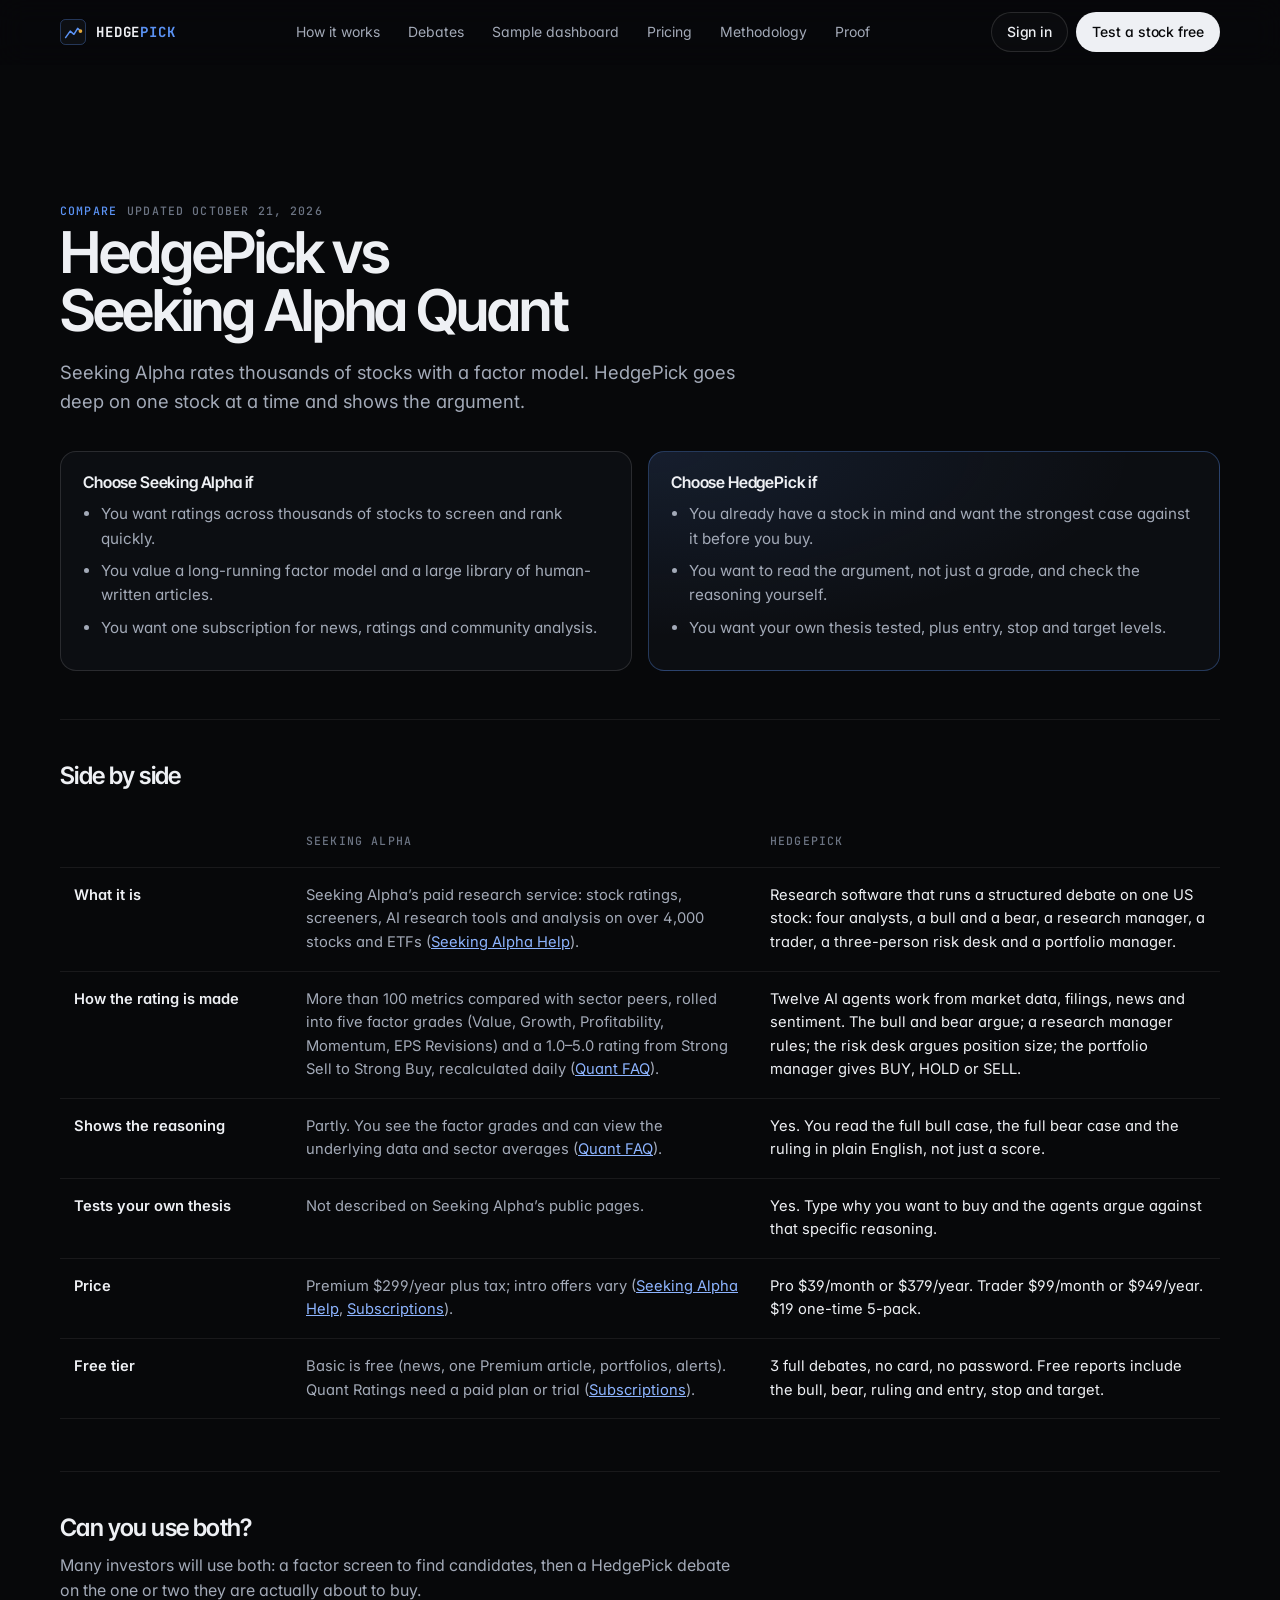
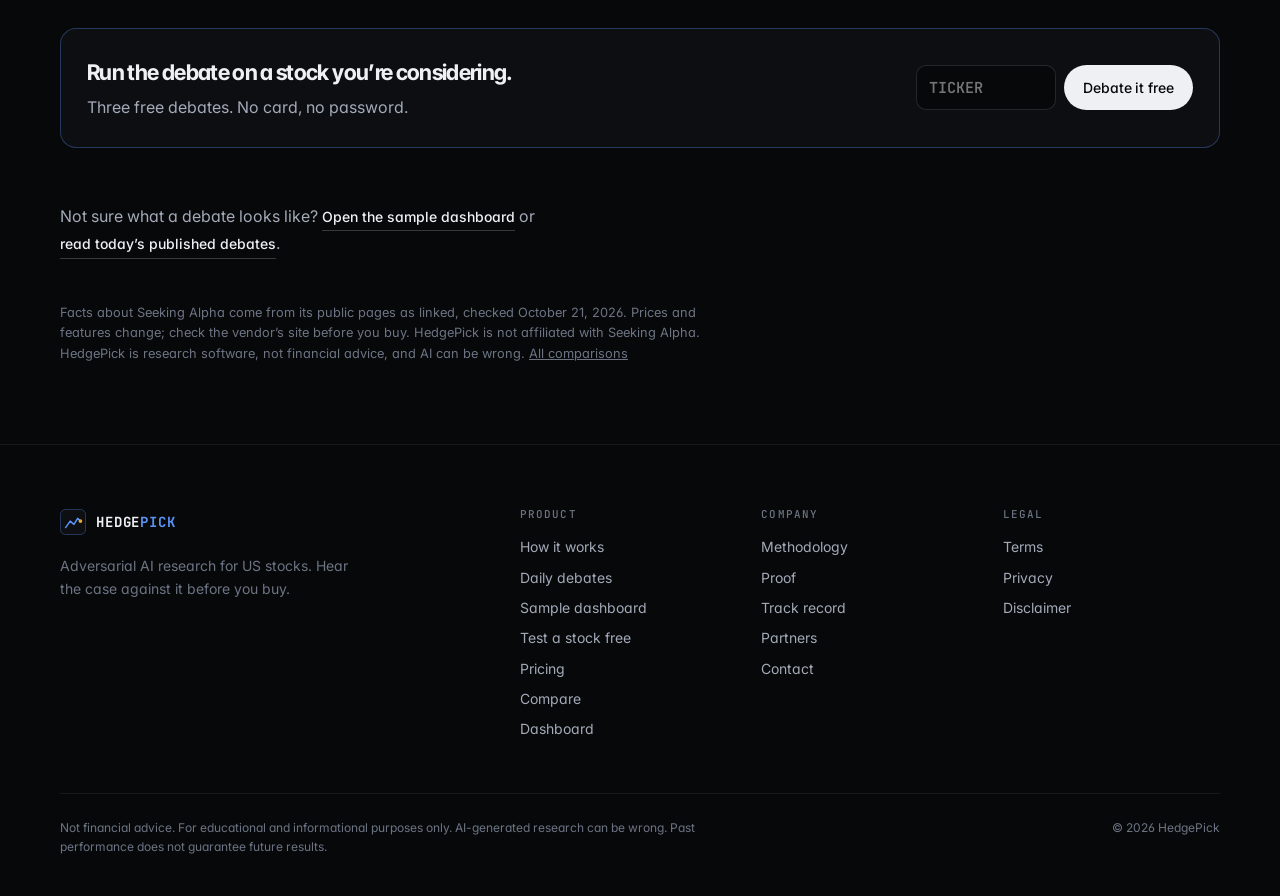
<file: compare/seeking-alpha.html>
<!DOCTYPE html>
<html lang="en">
<head>
<meta charset="UTF-8">
<meta name="viewport" content="width=device-width, initial-scale=1.0, viewport-fit=cover">
<title>HedgePick vs Seeking Alpha Quant Ratings — HedgePick</title>
<meta name="description" content="How HedgePick’s bull-vs-bear AI debate compares with Seeking Alpha Premium and Quant Ratings: methodology, reasoning shown, thesis testing, price and free tier.">
<link rel="canonical" href="https://hedgepick.com/compare/seeking-alpha">
<link rel="icon" type="image/x-icon" href="/favicon.ico">
<link rel="icon" type="image/svg+xml" href="/favicon.svg">
<link rel="icon" type="image/png" sizes="32x32" href="/favicon-32.png">
<link rel="icon" type="image/png" sizes="16x16" href="/favicon-16.png">
<link rel="apple-touch-icon" sizes="180x180" href="/favicon-180.png">
<meta name="theme-color" content="#07080a">
<meta property="og:type" content="website">
<meta property="og:site_name" content="HedgePick">
<meta property="og:title" content="HedgePick vs Seeking Alpha Quant Ratings — HedgePick">
<meta property="og:description" content="How HedgePick’s bull-vs-bear AI debate compares with Seeking Alpha Premium and Quant Ratings: methodology, reasoning shown, thesis testing, price and free tier.">
<meta property="og:url" content="https://hedgepick.com/compare/seeking-alpha">
<meta property="og:image" content="https://hedgepick.com/og-image.png">
<meta property="og:image:width" content="1200">
<meta property="og:image:height" content="630">
<meta name="twitter:card" content="summary_large_image">
<meta name="twitter:title" content="HedgePick vs Seeking Alpha Quant Ratings — HedgePick">
<meta name="twitter:description" content="How HedgePick’s bull-vs-bear AI debate compares with Seeking Alpha Premium and Quant Ratings: methodology, reasoning shown, thesis testing, price and free tier.">
<meta name="twitter:image" content="https://hedgepick.com/og-image.png">
<link rel="preconnect" href="https://fonts.googleapis.com">
<link rel="preconnect" href="https://fonts.gstatic.com" crossorigin>
<link href="https://fonts.googleapis.com/css2?family=Inter:wght@400;500;600&family=Inter+Tight:wght@500;600;700&family=JetBrains+Mono:wght@400;500;600&display=swap" rel="stylesheet">
<link rel="stylesheet" href="/assets/hp.css?v=5">
<script src="/assets/hp.js?v=5"></script>
<script async src="https://www.googletagmanager.com/gtag/js?id=G-W2VWCNQC6T"></script>
<script>window.dataLayer=window.dataLayer||[];function gtag(){dataLayer.push(arguments);}gtag('js',new Date());gtag('config','G-W2VWCNQC6T');</script>
<style>
.cmp-hero{padding:132px 0 40px}
.cmp-hero h1{font-size:clamp(2.2rem,1.4rem + 3vw,3.6rem);letter-spacing:-.04em;line-height:1.02;max-width:20ch;text-wrap:balance}
.cmp-hero .sd{font-size:1.15rem;color:var(--t2);max-width:60ch;margin-top:18px}
.cmp-quick{display:grid;grid-template-columns:1fr 1fr;gap:16px;margin:36px 0 8px}
.cmp-quick>div{border:1px solid var(--line-2);border-radius:var(--r3);padding:22px;background:var(--bg-1)}
.cmp-quick>div.us{border-color:var(--blue-bd);background:radial-gradient(ellipse at top left,rgba(91,147,245,.12),rgba(91,147,245,0) 60%),var(--bg-1)}
.cmp-quick h3{font-size:1rem;margin-bottom:12px;letter-spacing:-.01em}
.cmp-quick ul{padding-left:18px;margin:0}.cmp-quick li{color:var(--t2);margin-bottom:8px;font-size:.95rem}
.cmp-t{width:100%;border-collapse:collapse;margin:28px 0 8px;font-size:.92rem}
.cmp-t th,.cmp-t td{text-align:left;vertical-align:top;padding:16px 14px;border-bottom:1px solid var(--line)}
.cmp-t thead th{font-family:var(--mono);font-size:.72rem;letter-spacing:.1em;text-transform:uppercase;color:var(--t3);font-weight:500}
.cmp-t tbody th{font-weight:600;color:var(--t1);width:20%}
.cmp-t td{color:var(--t2);width:40%}.cmp-t td.hp{color:var(--t1)}
.cmp-t a{color:var(--blue-2)}
.cmp-sec{padding:44px 0;border-top:1px solid var(--line)}
.cmp-sec h2{font-size:1.5rem;letter-spacing:-.025em;margin-bottom:12px}
.cmp-sec p{color:var(--t2);max-width:68ch}
.cmp-cta{display:flex;justify-content:space-between;align-items:center;gap:20px;flex-wrap:wrap;margin:24px 0 56px;padding:26px;border:1px solid var(--blue-bd);border-radius:var(--r3);background:var(--bg-1)}
.cmp-cta b{display:block;font-family:var(--display);font-size:1.35rem;letter-spacing:-.03em}
.cmp-cta span{display:block;color:var(--t2);margin-top:6px}
.cmp-cta form{display:flex;gap:8px}
.cmp-cta input{width:140px;background:var(--bg);border:1px solid var(--line-2);border-radius:var(--r2);padding:11px 12px;font-family:var(--mono);font-weight:600;text-transform:uppercase;color:var(--t1);font-size:.95rem}
.cmp-cta input:focus{outline:none;border-color:var(--blue)}
.cmp-note{font-size:.8rem;color:var(--t3);max-width:80ch;padding-bottom:80px}
.cmp-list{display:grid;grid-template-columns:repeat(auto-fill,minmax(260px,1fr));gap:14px;margin:36px 0 80px}
.cmp-list a{display:block;padding:22px;border:1px solid var(--line-2);border-radius:var(--r3);background:var(--bg-1);text-decoration:none;color:var(--t1);transition:border-color .2s,transform .2s}
.cmp-list a:hover{border-color:var(--blue-bd);transform:translateY(-2px)}
.cmp-list b{display:block;font-size:1.05rem;letter-spacing:-.01em}.cmp-list span{display:block;color:var(--t2);font-size:.9rem;margin-top:8px}
.sr{position:absolute;width:1px;height:1px;overflow:hidden;clip:rect(0 0 0 0)}
@media(max-width:760px){.cmp-quick{grid-template-columns:1fr}.cmp-t thead{display:none}.cmp-t,.cmp-t tbody,.cmp-t tr,.cmp-t th,.cmp-t td{display:block;width:100%!important}.cmp-t tr{border-bottom:1px solid var(--line);padding:12px 0}.cmp-t th,.cmp-t td{border:0;padding:6px 0}.cmp-t td:before{content:attr(data-l);display:block;font-family:var(--mono);font-size:.68rem;letter-spacing:.1em;text-transform:uppercase;color:var(--t3);margin-bottom:4px}.cmp-cta form{width:100%}.cmp-cta input{flex:1;width:auto;min-width:0}}
</style><script type="application/ld+json">{"@context":"https://schema.org","@type":"WebPage","name":"HedgePick vs Seeking Alpha Quant Ratings","url":"https://hedgepick.com/compare/seeking-alpha","dateModified":"2026-10-21"}</script></head>
<body>
<a class="skip" href="#main">Skip to content</a>
<header class="hdr" id="hdr">
  <div class="hdr-in">
    <a href="/" class="brand" aria-label="HedgePick home"><svg viewBox="0 0 28 28" fill="none" aria-hidden="true"><rect width="28" height="28" rx="6" fill="#0d0f13"/><rect x=".5" y=".5" width="27" height="27" rx="5.5" stroke="rgba(91,147,245,.35)"/><path class="ln" d="M6 20L11 13L15 16.5L19 10L22 13" stroke="#5b93f5" stroke-width="1.6" stroke-linecap="round" stroke-linejoin="round"/><circle cx="22" cy="13" r="2" fill="#e3a83a"/></svg><span>HEDGE<em>PICK</em></span></a>
    <nav class="nav" aria-label="Primary">
      <a href="/#how">How it works</a>
      <a href="/analysis">Debates</a>
      <a href="/sample">Sample dashboard</a>
      <a href="/#pricing">Pricing</a>
      <a href="/system">Methodology</a>
      <a href="/proof">Proof</a>
    </nav>
    <div class="hdr-act">
      <button type="button" class="btn btn-ghost" data-out onclick="showSignIn()">Sign in</button>
      <a href="/start" class="btn btn-pri" data-out>Test a stock free</a>
      <a href="/dashboard" class="btn btn-pri" data-in style="display:none">Open dashboard</a>
      <button class="ham" id="ham" onclick="toggleMenu()" aria-label="Open menu" aria-expanded="false"><span></span><span></span><span></span></button>
    </div>
  </div>
</header>
<nav class="mmenu" id="mmenu" aria-label="Mobile">
  <a href="/#how" onclick="closeMenu()">How it works</a>
  <a href="/analysis">Debates</a>
  <a href="/sample">Sample dashboard</a>
  <a href="/#pricing" onclick="closeMenu()">Pricing</a>
  <a href="/system">Methodology</a>
  <a href="/proof">Proof</a>
  <a href="/partners">Partners</a>
  <a href="#" data-out onclick="closeMenu();showSignIn();return false;">Sign in</a>
  <a href="/dashboard" data-in style="display:none">Dashboard</a>
  <a href="/start" class="btn btn-pri" data-out>Test a stock free</a>
  <a href="/dashboard" class="btn btn-pri" data-in style="display:none">Open dashboard</a>
</nav>

<main id="main"><div class="wrap">
<section class="cmp-hero">
  <div class="kick rv"><b>Compare</b> Updated October 21, 2026</div>
  <h1 class="rv d1">HedgePick vs Seeking Alpha Quant</h1>
  <p class="sd rv d2">Seeking Alpha rates thousands of stocks with a factor model. HedgePick goes deep on one stock at a time and shows the argument.</p>
  <div class="cmp-quick rv d3">
    <div><h3>Choose Seeking Alpha if</h3><ul><li>You want ratings across thousands of stocks to screen and rank quickly.</li><li>You value a long-running factor model and a large library of human-written articles.</li><li>You want one subscription for news, ratings and community analysis.</li></ul></div>
    <div class="us"><h3>Choose HedgePick if</h3><ul><li>You already have a stock in mind and want the strongest case against it before you buy.</li><li>You want to read the argument, not just a grade, and check the reasoning yourself.</li><li>You want your own thesis tested, plus entry, stop and target levels.</li></ul></div>
  </div>
</section>
<section class="cmp-sec">
  <h2>Side by side</h2>
  <table class="cmp-t"><thead><tr><th></th><th>Seeking Alpha</th><th>HedgePick</th></tr></thead><tbody>
<tr><th scope="row">What it is</th><td data-l="Seeking Alpha">Seeking Alpha’s paid research service: stock ratings, screeners, AI research tools and analysis on over 4,000 stocks and ETFs (<a href="https://help.seekingalpha.com/what-is-seeking-alpha-premium" target="_blank" rel="noopener nofollow">Seeking Alpha Help</a>).</td><td class="hp" data-l="HedgePick">Research software that runs a structured debate on one US stock: four analysts, a bull and a bear, a research manager, a trader, a three-person risk desk and a portfolio manager.</td></tr>
<tr><th scope="row">How the rating is made</th><td data-l="Seeking Alpha">More than 100 metrics compared with sector peers, rolled into five factor grades (Value, Growth, Profitability, Momentum, EPS Revisions) and a 1.0–5.0 rating from Strong Sell to Strong Buy, recalculated daily (<a href="https://seekingalpha.com/article/4263303-quant-ratings-and-factor-grades-faq" target="_blank" rel="noopener nofollow">Quant FAQ</a>).</td><td class="hp" data-l="HedgePick">Twelve AI agents work from market data, filings, news and sentiment. The bull and bear argue; a research manager rules; the risk desk argues position size; the portfolio manager gives BUY, HOLD or SELL.</td></tr>
<tr><th scope="row">Shows the reasoning</th><td data-l="Seeking Alpha">Partly. You see the factor grades and can view the underlying data and sector averages (<a href="https://seekingalpha.com/article/4263303-quant-ratings-and-factor-grades-faq" target="_blank" rel="noopener nofollow">Quant FAQ</a>).</td><td class="hp" data-l="HedgePick">Yes. You read the full bull case, the full bear case and the ruling in plain English, not just a score.</td></tr>
<tr><th scope="row">Tests your own thesis</th><td data-l="Seeking Alpha">Not described on Seeking Alpha’s public pages.</td><td class="hp" data-l="HedgePick">Yes. Type why you want to buy and the agents argue against that specific reasoning.</td></tr>
<tr><th scope="row">Price</th><td data-l="Seeking Alpha">Premium $299/year plus tax; intro offers vary (<a href="https://help.seekingalpha.com/what-is-seeking-alpha-premium" target="_blank" rel="noopener nofollow">Seeking Alpha Help</a>, <a href="https://seekingalpha.com/subscriptions" target="_blank" rel="noopener nofollow">Subscriptions</a>).</td><td class="hp" data-l="HedgePick">Pro $39/month or $379/year. Trader $99/month or $949/year. $19 one-time 5-pack.</td></tr>
<tr><th scope="row">Free tier</th><td data-l="Seeking Alpha">Basic is free (news, one Premium article, portfolios, alerts). Quant Ratings need a paid plan or trial (<a href="https://seekingalpha.com/subscriptions" target="_blank" rel="noopener nofollow">Subscriptions</a>).</td><td class="hp" data-l="HedgePick">3 full debates, no card, no password. Free reports include the bull, bear, ruling and entry, stop and target.</td></tr>
  </tbody></table>
</section>
<section class="cmp-sec">
  <h2>Can you use both?</h2>
  <p>Many investors will use both: a factor screen to find candidates, then a HedgePick debate on the one or two they are actually about to buy.</p>
  <div class="cmp-cta"><div><b>Run the debate on a stock you’re considering.</b><span>Three free debates. No card, no password.</span></div>
<form action="/start"><input type="hidden" name="ref" value="compare-seeking-alpha"><label class="sr" for="cT">Ticker</label><input id="cT" name="t" placeholder="Ticker" maxlength="10" autocomplete="off"><button class="btn btn-pri" type="submit">Debate it free</button></form></div>
  <p>Not sure what a debate looks like? <a class="lnk" href="/sample">Open the sample dashboard</a> or <a class="lnk" href="/analysis">read today’s published debates</a>.</p>
</section>
<p class="cmp-note">Facts about Seeking Alpha come from its public pages as linked, checked October 21, 2026. Prices and features change; check the vendor’s site before you buy. HedgePick is not affiliated with Seeking Alpha. HedgePick is research software, not financial advice, and AI can be wrong. <a href="/compare">All comparisons</a></p>
</div></main>
<footer class="ft">
  <div class="wrap">
    <div class="ft-in">
      <div>
        <a href="/" class="brand" aria-label="HedgePick home"><svg viewBox="0 0 28 28" fill="none" aria-hidden="true"><rect width="28" height="28" rx="6" fill="#0d0f13"/><rect x=".5" y=".5" width="27" height="27" rx="5.5" stroke="rgba(91,147,245,.35)"/><path class="ln" d="M6 20L11 13L15 16.5L19 10L22 13" stroke="#5b93f5" stroke-width="1.6" stroke-linecap="round" stroke-linejoin="round"/><circle cx="22" cy="13" r="2" fill="#e3a83a"/></svg><span>HEDGE<em>PICK</em></span></a>
        <p class="ft-tag">Adversarial AI research for US stocks. Hear the case against it before you buy.</p>
      </div>
      <div class="ft-cols">
        <div><h4>Product</h4><a href="/#how">How it works</a><a href="/analysis">Daily debates</a><a href="/sample">Sample dashboard</a><a href="/start">Test a stock free</a><a href="/#pricing">Pricing</a><a href="/compare">Compare</a><a href="/dashboard">Dashboard</a></div>
        <div><h4>Company</h4><a href="/system">Methodology</a><a href="/proof">Proof</a><a href="/track-record">Track record</a><a href="/partners">Partners</a><a href="mailto:joseph@hedgepick.com">Contact</a></div>
        <div><h4>Legal</h4><a href="/terms">Terms</a><a href="/privacy">Privacy</a><a href="/terms#disclaimer">Disclaimer</a></div>
      </div>
      <div class="ft-d"><p>Not financial advice. For educational and informational purposes only. AI-generated research can be wrong. Past performance does not guarantee future results.</p><span>© 2026 HedgePick</span></div>
    </div>
  </div>
</footer>
</body>
</html>
</file>
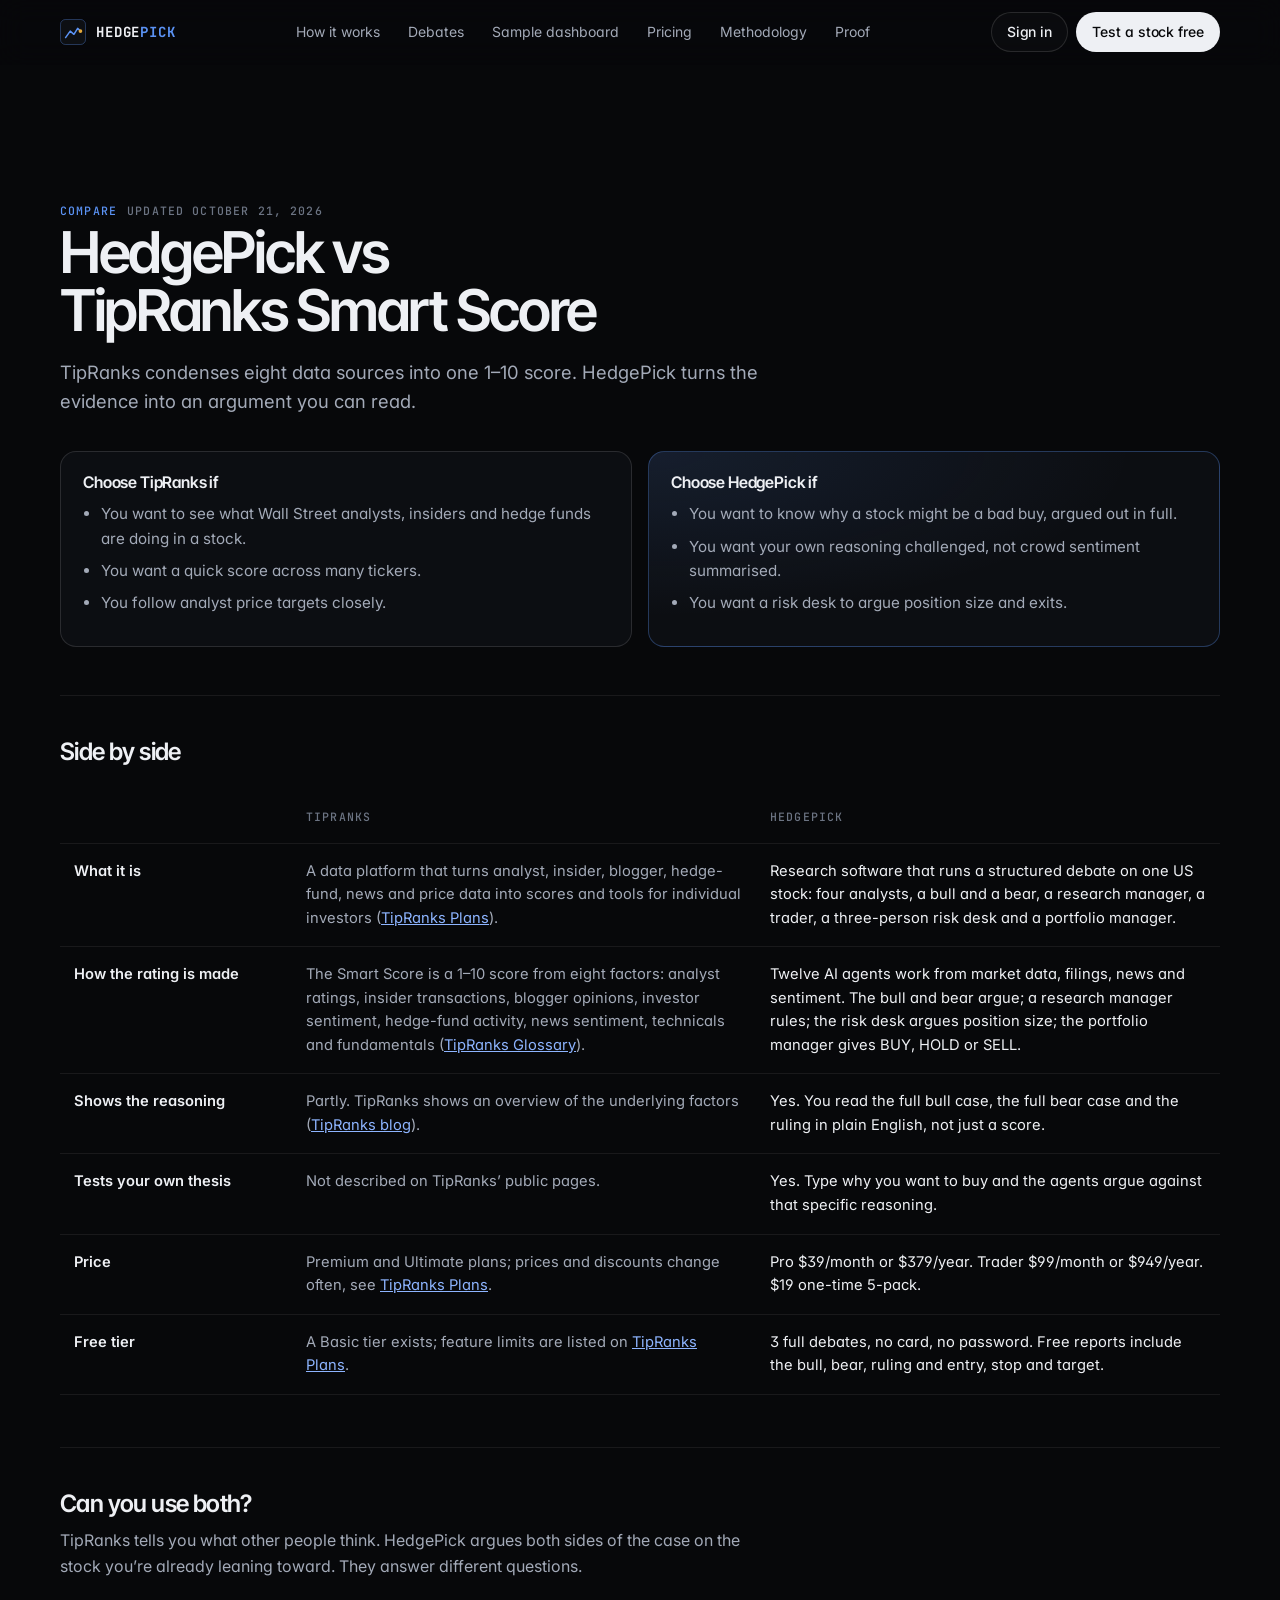
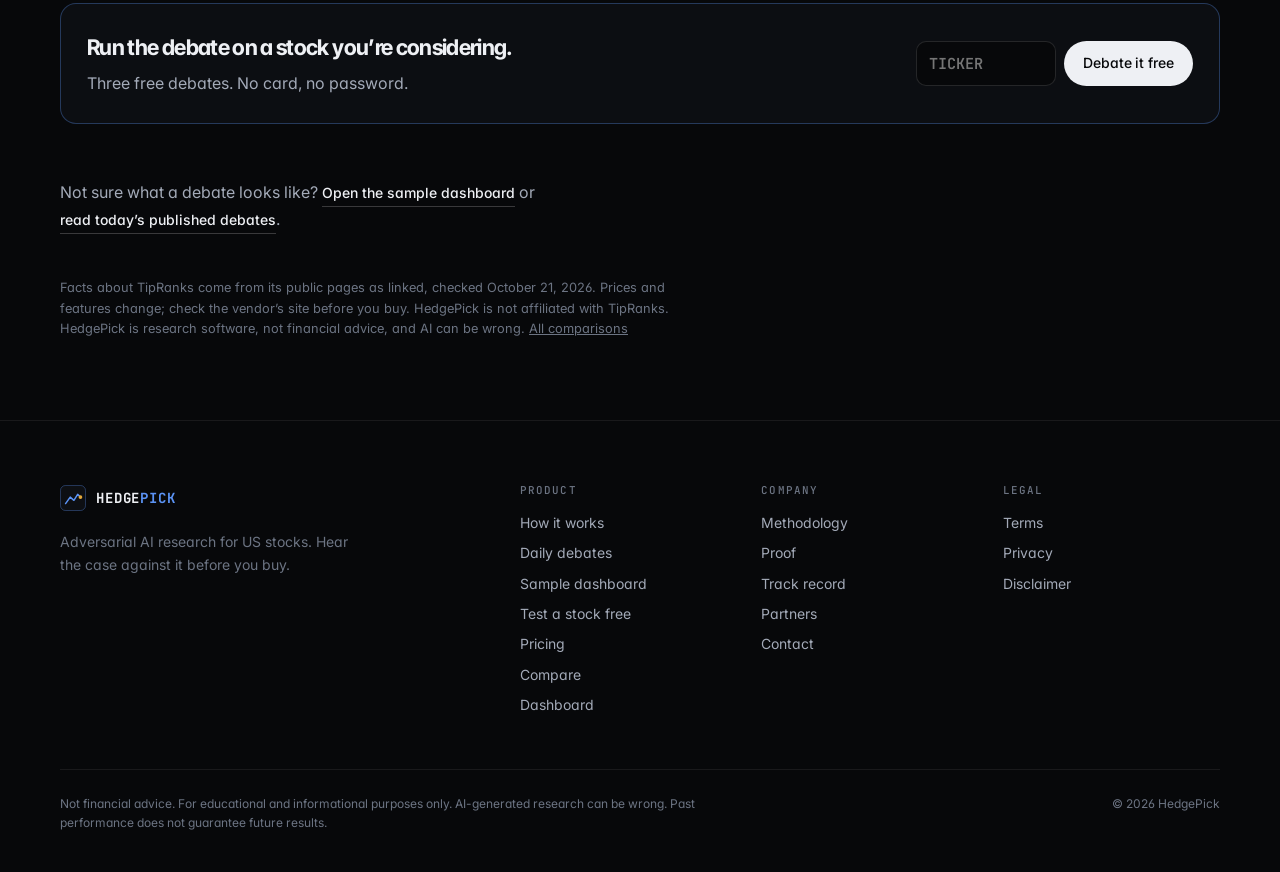
<file: compare/tipranks.html>
<!DOCTYPE html>
<html lang="en">
<head>
<meta charset="UTF-8">
<meta name="viewport" content="width=device-width, initial-scale=1.0, viewport-fit=cover">
<title>HedgePick vs TipRanks Smart Score — HedgePick</title>
<meta name="description" content="How HedgePick’s bull-vs-bear AI debate compares with the TipRanks Smart Score: methodology, reasoning shown, thesis testing, price and free tier.">
<link rel="canonical" href="https://hedgepick.com/compare/tipranks">
<link rel="icon" type="image/x-icon" href="/favicon.ico">
<link rel="icon" type="image/svg+xml" href="/favicon.svg">
<link rel="icon" type="image/png" sizes="32x32" href="/favicon-32.png">
<link rel="icon" type="image/png" sizes="16x16" href="/favicon-16.png">
<link rel="apple-touch-icon" sizes="180x180" href="/favicon-180.png">
<meta name="theme-color" content="#07080a">
<meta property="og:type" content="website">
<meta property="og:site_name" content="HedgePick">
<meta property="og:title" content="HedgePick vs TipRanks Smart Score — HedgePick">
<meta property="og:description" content="How HedgePick’s bull-vs-bear AI debate compares with the TipRanks Smart Score: methodology, reasoning shown, thesis testing, price and free tier.">
<meta property="og:url" content="https://hedgepick.com/compare/tipranks">
<meta property="og:image" content="https://hedgepick.com/og-image.png">
<meta property="og:image:width" content="1200">
<meta property="og:image:height" content="630">
<meta name="twitter:card" content="summary_large_image">
<meta name="twitter:title" content="HedgePick vs TipRanks Smart Score — HedgePick">
<meta name="twitter:description" content="How HedgePick’s bull-vs-bear AI debate compares with the TipRanks Smart Score: methodology, reasoning shown, thesis testing, price and free tier.">
<meta name="twitter:image" content="https://hedgepick.com/og-image.png">
<link rel="preconnect" href="https://fonts.googleapis.com">
<link rel="preconnect" href="https://fonts.gstatic.com" crossorigin>
<link href="https://fonts.googleapis.com/css2?family=Inter:wght@400;500;600&family=Inter+Tight:wght@500;600;700&family=JetBrains+Mono:wght@400;500;600&display=swap" rel="stylesheet">
<link rel="stylesheet" href="/assets/hp.css?v=5">
<script src="/assets/hp.js?v=5"></script>
<script async src="https://www.googletagmanager.com/gtag/js?id=G-W2VWCNQC6T"></script>
<script>window.dataLayer=window.dataLayer||[];function gtag(){dataLayer.push(arguments);}gtag('js',new Date());gtag('config','G-W2VWCNQC6T');</script>
<style>
.cmp-hero{padding:132px 0 40px}
.cmp-hero h1{font-size:clamp(2.2rem,1.4rem + 3vw,3.6rem);letter-spacing:-.04em;line-height:1.02;max-width:20ch;text-wrap:balance}
.cmp-hero .sd{font-size:1.15rem;color:var(--t2);max-width:60ch;margin-top:18px}
.cmp-quick{display:grid;grid-template-columns:1fr 1fr;gap:16px;margin:36px 0 8px}
.cmp-quick>div{border:1px solid var(--line-2);border-radius:var(--r3);padding:22px;background:var(--bg-1)}
.cmp-quick>div.us{border-color:var(--blue-bd);background:radial-gradient(ellipse at top left,rgba(91,147,245,.12),rgba(91,147,245,0) 60%),var(--bg-1)}
.cmp-quick h3{font-size:1rem;margin-bottom:12px;letter-spacing:-.01em}
.cmp-quick ul{padding-left:18px;margin:0}.cmp-quick li{color:var(--t2);margin-bottom:8px;font-size:.95rem}
.cmp-t{width:100%;border-collapse:collapse;margin:28px 0 8px;font-size:.92rem}
.cmp-t th,.cmp-t td{text-align:left;vertical-align:top;padding:16px 14px;border-bottom:1px solid var(--line)}
.cmp-t thead th{font-family:var(--mono);font-size:.72rem;letter-spacing:.1em;text-transform:uppercase;color:var(--t3);font-weight:500}
.cmp-t tbody th{font-weight:600;color:var(--t1);width:20%}
.cmp-t td{color:var(--t2);width:40%}.cmp-t td.hp{color:var(--t1)}
.cmp-t a{color:var(--blue-2)}
.cmp-sec{padding:44px 0;border-top:1px solid var(--line)}
.cmp-sec h2{font-size:1.5rem;letter-spacing:-.025em;margin-bottom:12px}
.cmp-sec p{color:var(--t2);max-width:68ch}
.cmp-cta{display:flex;justify-content:space-between;align-items:center;gap:20px;flex-wrap:wrap;margin:24px 0 56px;padding:26px;border:1px solid var(--blue-bd);border-radius:var(--r3);background:var(--bg-1)}
.cmp-cta b{display:block;font-family:var(--display);font-size:1.35rem;letter-spacing:-.03em}
.cmp-cta span{display:block;color:var(--t2);margin-top:6px}
.cmp-cta form{display:flex;gap:8px}
.cmp-cta input{width:140px;background:var(--bg);border:1px solid var(--line-2);border-radius:var(--r2);padding:11px 12px;font-family:var(--mono);font-weight:600;text-transform:uppercase;color:var(--t1);font-size:.95rem}
.cmp-cta input:focus{outline:none;border-color:var(--blue)}
.cmp-note{font-size:.8rem;color:var(--t3);max-width:80ch;padding-bottom:80px}
.cmp-list{display:grid;grid-template-columns:repeat(auto-fill,minmax(260px,1fr));gap:14px;margin:36px 0 80px}
.cmp-list a{display:block;padding:22px;border:1px solid var(--line-2);border-radius:var(--r3);background:var(--bg-1);text-decoration:none;color:var(--t1);transition:border-color .2s,transform .2s}
.cmp-list a:hover{border-color:var(--blue-bd);transform:translateY(-2px)}
.cmp-list b{display:block;font-size:1.05rem;letter-spacing:-.01em}.cmp-list span{display:block;color:var(--t2);font-size:.9rem;margin-top:8px}
.sr{position:absolute;width:1px;height:1px;overflow:hidden;clip:rect(0 0 0 0)}
@media(max-width:760px){.cmp-quick{grid-template-columns:1fr}.cmp-t thead{display:none}.cmp-t,.cmp-t tbody,.cmp-t tr,.cmp-t th,.cmp-t td{display:block;width:100%!important}.cmp-t tr{border-bottom:1px solid var(--line);padding:12px 0}.cmp-t th,.cmp-t td{border:0;padding:6px 0}.cmp-t td:before{content:attr(data-l);display:block;font-family:var(--mono);font-size:.68rem;letter-spacing:.1em;text-transform:uppercase;color:var(--t3);margin-bottom:4px}.cmp-cta form{width:100%}.cmp-cta input{flex:1;width:auto;min-width:0}}
</style><script type="application/ld+json">{"@context":"https://schema.org","@type":"WebPage","name":"HedgePick vs TipRanks Smart Score","url":"https://hedgepick.com/compare/tipranks","dateModified":"2026-10-21"}</script></head>
<body>
<a class="skip" href="#main">Skip to content</a>
<header class="hdr" id="hdr">
  <div class="hdr-in">
    <a href="/" class="brand" aria-label="HedgePick home"><svg viewBox="0 0 28 28" fill="none" aria-hidden="true"><rect width="28" height="28" rx="6" fill="#0d0f13"/><rect x=".5" y=".5" width="27" height="27" rx="5.5" stroke="rgba(91,147,245,.35)"/><path class="ln" d="M6 20L11 13L15 16.5L19 10L22 13" stroke="#5b93f5" stroke-width="1.6" stroke-linecap="round" stroke-linejoin="round"/><circle cx="22" cy="13" r="2" fill="#e3a83a"/></svg><span>HEDGE<em>PICK</em></span></a>
    <nav class="nav" aria-label="Primary">
      <a href="/#how">How it works</a>
      <a href="/analysis">Debates</a>
      <a href="/sample">Sample dashboard</a>
      <a href="/#pricing">Pricing</a>
      <a href="/system">Methodology</a>
      <a href="/proof">Proof</a>
    </nav>
    <div class="hdr-act">
      <button type="button" class="btn btn-ghost" data-out onclick="showSignIn()">Sign in</button>
      <a href="/start" class="btn btn-pri" data-out>Test a stock free</a>
      <a href="/dashboard" class="btn btn-pri" data-in style="display:none">Open dashboard</a>
      <button class="ham" id="ham" onclick="toggleMenu()" aria-label="Open menu" aria-expanded="false"><span></span><span></span><span></span></button>
    </div>
  </div>
</header>
<nav class="mmenu" id="mmenu" aria-label="Mobile">
  <a href="/#how" onclick="closeMenu()">How it works</a>
  <a href="/analysis">Debates</a>
  <a href="/sample">Sample dashboard</a>
  <a href="/#pricing" onclick="closeMenu()">Pricing</a>
  <a href="/system">Methodology</a>
  <a href="/proof">Proof</a>
  <a href="/partners">Partners</a>
  <a href="#" data-out onclick="closeMenu();showSignIn();return false;">Sign in</a>
  <a href="/dashboard" data-in style="display:none">Dashboard</a>
  <a href="/start" class="btn btn-pri" data-out>Test a stock free</a>
  <a href="/dashboard" class="btn btn-pri" data-in style="display:none">Open dashboard</a>
</nav>

<main id="main"><div class="wrap">
<section class="cmp-hero">
  <div class="kick rv"><b>Compare</b> Updated October 21, 2026</div>
  <h1 class="rv d1">HedgePick vs TipRanks Smart Score</h1>
  <p class="sd rv d2">TipRanks condenses eight data sources into one 1–10 score. HedgePick turns the evidence into an argument you can read.</p>
  <div class="cmp-quick rv d3">
    <div><h3>Choose TipRanks if</h3><ul><li>You want to see what Wall Street analysts, insiders and hedge funds are doing in a stock.</li><li>You want a quick score across many tickers.</li><li>You follow analyst price targets closely.</li></ul></div>
    <div class="us"><h3>Choose HedgePick if</h3><ul><li>You want to know why a stock might be a bad buy, argued out in full.</li><li>You want your own reasoning challenged, not crowd sentiment summarised.</li><li>You want a risk desk to argue position size and exits.</li></ul></div>
  </div>
</section>
<section class="cmp-sec">
  <h2>Side by side</h2>
  <table class="cmp-t"><thead><tr><th></th><th>TipRanks</th><th>HedgePick</th></tr></thead><tbody>
<tr><th scope="row">What it is</th><td data-l="TipRanks">A data platform that turns analyst, insider, blogger, hedge-fund, news and price data into scores and tools for individual investors (<a href="https://www.tipranks.com/plans" target="_blank" rel="noopener nofollow">TipRanks Plans</a>).</td><td class="hp" data-l="HedgePick">Research software that runs a structured debate on one US stock: four analysts, a bull and a bear, a research manager, a trader, a three-person risk desk and a portfolio manager.</td></tr>
<tr><th scope="row">How the rating is made</th><td data-l="TipRanks">The Smart Score is a 1–10 score from eight factors: analyst ratings, insider transactions, blogger opinions, investor sentiment, hedge-fund activity, news sentiment, technicals and fundamentals (<a href="https://www.tipranks.com/glossary/s/smart-score" target="_blank" rel="noopener nofollow">TipRanks Glossary</a>).</td><td class="hp" data-l="HedgePick">Twelve AI agents work from market data, filings, news and sentiment. The bull and bear argue; a research manager rules; the risk desk argues position size; the portfolio manager gives BUY, HOLD or SELL.</td></tr>
<tr><th scope="row">Shows the reasoning</th><td data-l="TipRanks">Partly. TipRanks shows an overview of the underlying factors (<a href="https://www.tipranks.com/news/labs/you-asked-we-answered-part-2-smart-score-smart-portfolio" target="_blank" rel="noopener nofollow">TipRanks blog</a>).</td><td class="hp" data-l="HedgePick">Yes. You read the full bull case, the full bear case and the ruling in plain English, not just a score.</td></tr>
<tr><th scope="row">Tests your own thesis</th><td data-l="TipRanks">Not described on TipRanks’ public pages.</td><td class="hp" data-l="HedgePick">Yes. Type why you want to buy and the agents argue against that specific reasoning.</td></tr>
<tr><th scope="row">Price</th><td data-l="TipRanks">Premium and Ultimate plans; prices and discounts change often, see <a href="https://www.tipranks.com/plans" target="_blank" rel="noopener nofollow">TipRanks Plans</a>.</td><td class="hp" data-l="HedgePick">Pro $39/month or $379/year. Trader $99/month or $949/year. $19 one-time 5-pack.</td></tr>
<tr><th scope="row">Free tier</th><td data-l="TipRanks">A Basic tier exists; feature limits are listed on <a href="https://www.tipranks.com/plans" target="_blank" rel="noopener nofollow">TipRanks Plans</a>.</td><td class="hp" data-l="HedgePick">3 full debates, no card, no password. Free reports include the bull, bear, ruling and entry, stop and target.</td></tr>
  </tbody></table>
</section>
<section class="cmp-sec">
  <h2>Can you use both?</h2>
  <p>TipRanks tells you what other people think. HedgePick argues both sides of the case on the stock you’re already leaning toward. They answer different questions.</p>
  <div class="cmp-cta"><div><b>Run the debate on a stock you’re considering.</b><span>Three free debates. No card, no password.</span></div>
<form action="/start"><input type="hidden" name="ref" value="compare-tipranks"><label class="sr" for="cT">Ticker</label><input id="cT" name="t" placeholder="Ticker" maxlength="10" autocomplete="off"><button class="btn btn-pri" type="submit">Debate it free</button></form></div>
  <p>Not sure what a debate looks like? <a class="lnk" href="/sample">Open the sample dashboard</a> or <a class="lnk" href="/analysis">read today’s published debates</a>.</p>
</section>
<p class="cmp-note">Facts about TipRanks come from its public pages as linked, checked October 21, 2026. Prices and features change; check the vendor’s site before you buy. HedgePick is not affiliated with TipRanks. HedgePick is research software, not financial advice, and AI can be wrong. <a href="/compare">All comparisons</a></p>
</div></main>
<footer class="ft">
  <div class="wrap">
    <div class="ft-in">
      <div>
        <a href="/" class="brand" aria-label="HedgePick home"><svg viewBox="0 0 28 28" fill="none" aria-hidden="true"><rect width="28" height="28" rx="6" fill="#0d0f13"/><rect x=".5" y=".5" width="27" height="27" rx="5.5" stroke="rgba(91,147,245,.35)"/><path class="ln" d="M6 20L11 13L15 16.5L19 10L22 13" stroke="#5b93f5" stroke-width="1.6" stroke-linecap="round" stroke-linejoin="round"/><circle cx="22" cy="13" r="2" fill="#e3a83a"/></svg><span>HEDGE<em>PICK</em></span></a>
        <p class="ft-tag">Adversarial AI research for US stocks. Hear the case against it before you buy.</p>
      </div>
      <div class="ft-cols">
        <div><h4>Product</h4><a href="/#how">How it works</a><a href="/analysis">Daily debates</a><a href="/sample">Sample dashboard</a><a href="/start">Test a stock free</a><a href="/#pricing">Pricing</a><a href="/compare">Compare</a><a href="/dashboard">Dashboard</a></div>
        <div><h4>Company</h4><a href="/system">Methodology</a><a href="/proof">Proof</a><a href="/track-record">Track record</a><a href="/partners">Partners</a><a href="mailto:joseph@hedgepick.com">Contact</a></div>
        <div><h4>Legal</h4><a href="/terms">Terms</a><a href="/privacy">Privacy</a><a href="/terms#disclaimer">Disclaimer</a></div>
      </div>
      <div class="ft-d"><p>Not financial advice. For educational and informational purposes only. AI-generated research can be wrong. Past performance does not guarantee future results.</p><span>© 2026 HedgePick</span></div>
    </div>
  </div>
</footer>
</body>
</html>
</file>
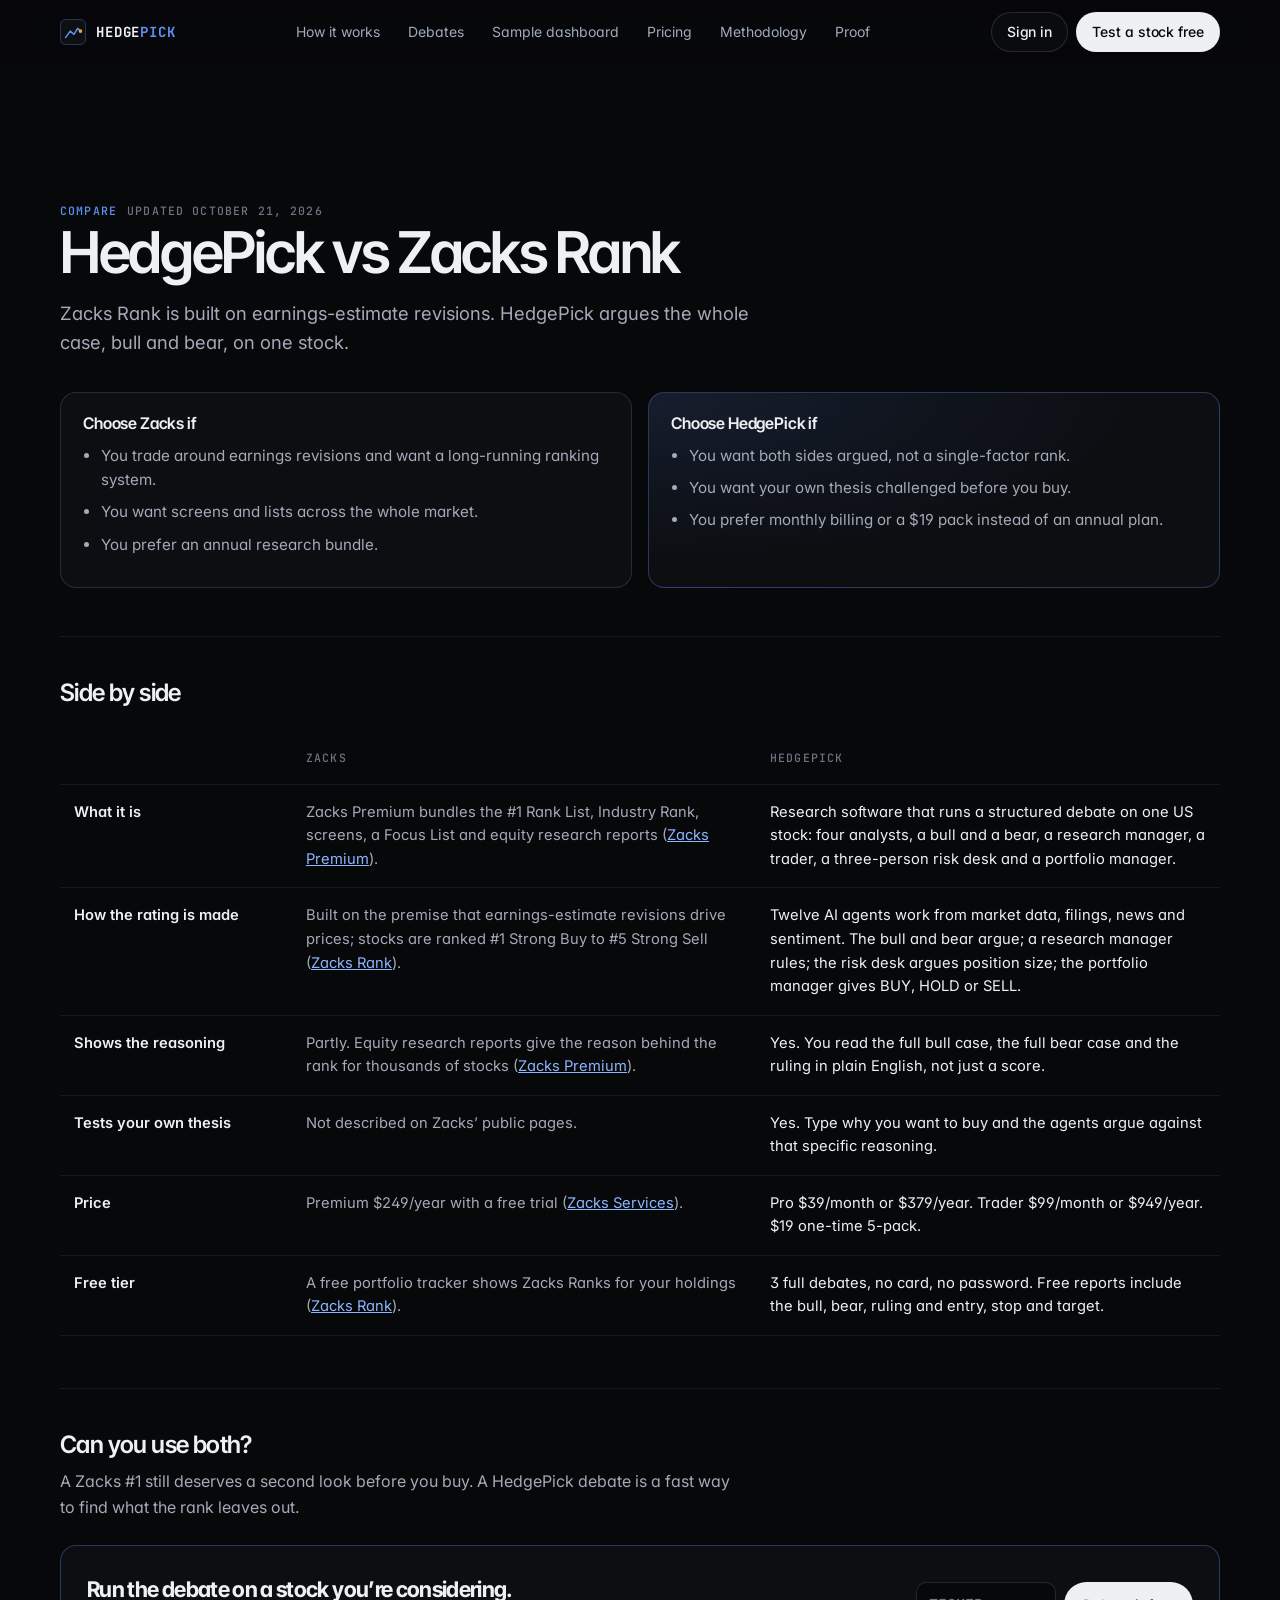
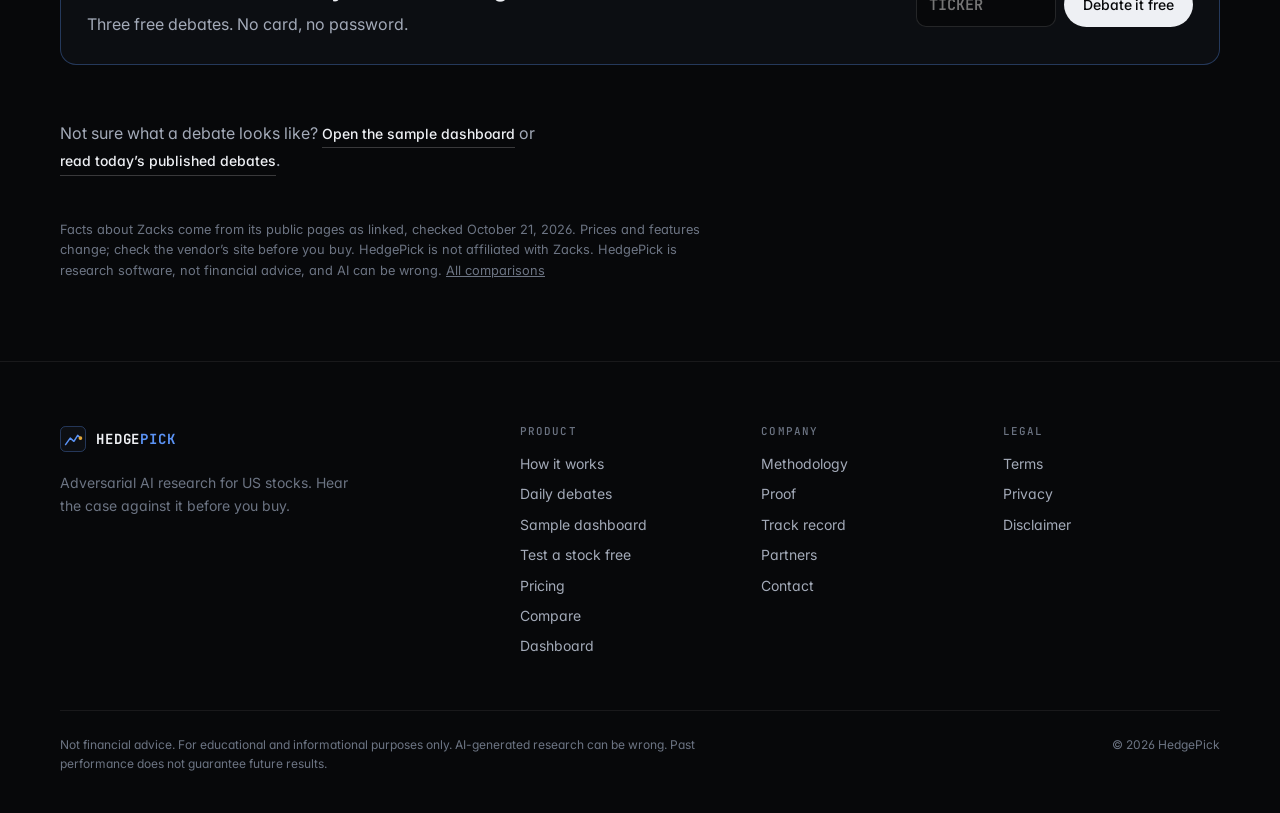
<file: compare/zacks.html>
<!DOCTYPE html>
<html lang="en">
<head>
<meta charset="UTF-8">
<meta name="viewport" content="width=device-width, initial-scale=1.0, viewport-fit=cover">
<title>HedgePick vs Zacks Rank — HedgePick</title>
<meta name="description" content="How HedgePick’s bull-vs-bear AI debate compares with Zacks Rank and Zacks Premium: methodology, reasoning shown, thesis testing, price and free tier.">
<link rel="canonical" href="https://hedgepick.com/compare/zacks">
<link rel="icon" type="image/x-icon" href="/favicon.ico">
<link rel="icon" type="image/svg+xml" href="/favicon.svg">
<link rel="icon" type="image/png" sizes="32x32" href="/favicon-32.png">
<link rel="icon" type="image/png" sizes="16x16" href="/favicon-16.png">
<link rel="apple-touch-icon" sizes="180x180" href="/favicon-180.png">
<meta name="theme-color" content="#07080a">
<meta property="og:type" content="website">
<meta property="og:site_name" content="HedgePick">
<meta property="og:title" content="HedgePick vs Zacks Rank — HedgePick">
<meta property="og:description" content="How HedgePick’s bull-vs-bear AI debate compares with Zacks Rank and Zacks Premium: methodology, reasoning shown, thesis testing, price and free tier.">
<meta property="og:url" content="https://hedgepick.com/compare/zacks">
<meta property="og:image" content="https://hedgepick.com/og-image.png">
<meta property="og:image:width" content="1200">
<meta property="og:image:height" content="630">
<meta name="twitter:card" content="summary_large_image">
<meta name="twitter:title" content="HedgePick vs Zacks Rank — HedgePick">
<meta name="twitter:description" content="How HedgePick’s bull-vs-bear AI debate compares with Zacks Rank and Zacks Premium: methodology, reasoning shown, thesis testing, price and free tier.">
<meta name="twitter:image" content="https://hedgepick.com/og-image.png">
<link rel="preconnect" href="https://fonts.googleapis.com">
<link rel="preconnect" href="https://fonts.gstatic.com" crossorigin>
<link href="https://fonts.googleapis.com/css2?family=Inter:wght@400;500;600&family=Inter+Tight:wght@500;600;700&family=JetBrains+Mono:wght@400;500;600&display=swap" rel="stylesheet">
<link rel="stylesheet" href="/assets/hp.css?v=5">
<script src="/assets/hp.js?v=5"></script>
<script async src="https://www.googletagmanager.com/gtag/js?id=G-W2VWCNQC6T"></script>
<script>window.dataLayer=window.dataLayer||[];function gtag(){dataLayer.push(arguments);}gtag('js',new Date());gtag('config','G-W2VWCNQC6T');</script>
<style>
.cmp-hero{padding:132px 0 40px}
.cmp-hero h1{font-size:clamp(2.2rem,1.4rem + 3vw,3.6rem);letter-spacing:-.04em;line-height:1.02;max-width:20ch;text-wrap:balance}
.cmp-hero .sd{font-size:1.15rem;color:var(--t2);max-width:60ch;margin-top:18px}
.cmp-quick{display:grid;grid-template-columns:1fr 1fr;gap:16px;margin:36px 0 8px}
.cmp-quick>div{border:1px solid var(--line-2);border-radius:var(--r3);padding:22px;background:var(--bg-1)}
.cmp-quick>div.us{border-color:var(--blue-bd);background:radial-gradient(ellipse at top left,rgba(91,147,245,.12),rgba(91,147,245,0) 60%),var(--bg-1)}
.cmp-quick h3{font-size:1rem;margin-bottom:12px;letter-spacing:-.01em}
.cmp-quick ul{padding-left:18px;margin:0}.cmp-quick li{color:var(--t2);margin-bottom:8px;font-size:.95rem}
.cmp-t{width:100%;border-collapse:collapse;margin:28px 0 8px;font-size:.92rem}
.cmp-t th,.cmp-t td{text-align:left;vertical-align:top;padding:16px 14px;border-bottom:1px solid var(--line)}
.cmp-t thead th{font-family:var(--mono);font-size:.72rem;letter-spacing:.1em;text-transform:uppercase;color:var(--t3);font-weight:500}
.cmp-t tbody th{font-weight:600;color:var(--t1);width:20%}
.cmp-t td{color:var(--t2);width:40%}.cmp-t td.hp{color:var(--t1)}
.cmp-t a{color:var(--blue-2)}
.cmp-sec{padding:44px 0;border-top:1px solid var(--line)}
.cmp-sec h2{font-size:1.5rem;letter-spacing:-.025em;margin-bottom:12px}
.cmp-sec p{color:var(--t2);max-width:68ch}
.cmp-cta{display:flex;justify-content:space-between;align-items:center;gap:20px;flex-wrap:wrap;margin:24px 0 56px;padding:26px;border:1px solid var(--blue-bd);border-radius:var(--r3);background:var(--bg-1)}
.cmp-cta b{display:block;font-family:var(--display);font-size:1.35rem;letter-spacing:-.03em}
.cmp-cta span{display:block;color:var(--t2);margin-top:6px}
.cmp-cta form{display:flex;gap:8px}
.cmp-cta input{width:140px;background:var(--bg);border:1px solid var(--line-2);border-radius:var(--r2);padding:11px 12px;font-family:var(--mono);font-weight:600;text-transform:uppercase;color:var(--t1);font-size:.95rem}
.cmp-cta input:focus{outline:none;border-color:var(--blue)}
.cmp-note{font-size:.8rem;color:var(--t3);max-width:80ch;padding-bottom:80px}
.cmp-list{display:grid;grid-template-columns:repeat(auto-fill,minmax(260px,1fr));gap:14px;margin:36px 0 80px}
.cmp-list a{display:block;padding:22px;border:1px solid var(--line-2);border-radius:var(--r3);background:var(--bg-1);text-decoration:none;color:var(--t1);transition:border-color .2s,transform .2s}
.cmp-list a:hover{border-color:var(--blue-bd);transform:translateY(-2px)}
.cmp-list b{display:block;font-size:1.05rem;letter-spacing:-.01em}.cmp-list span{display:block;color:var(--t2);font-size:.9rem;margin-top:8px}
.sr{position:absolute;width:1px;height:1px;overflow:hidden;clip:rect(0 0 0 0)}
@media(max-width:760px){.cmp-quick{grid-template-columns:1fr}.cmp-t thead{display:none}.cmp-t,.cmp-t tbody,.cmp-t tr,.cmp-t th,.cmp-t td{display:block;width:100%!important}.cmp-t tr{border-bottom:1px solid var(--line);padding:12px 0}.cmp-t th,.cmp-t td{border:0;padding:6px 0}.cmp-t td:before{content:attr(data-l);display:block;font-family:var(--mono);font-size:.68rem;letter-spacing:.1em;text-transform:uppercase;color:var(--t3);margin-bottom:4px}.cmp-cta form{width:100%}.cmp-cta input{flex:1;width:auto;min-width:0}}
</style><script type="application/ld+json">{"@context":"https://schema.org","@type":"WebPage","name":"HedgePick vs Zacks Rank","url":"https://hedgepick.com/compare/zacks","dateModified":"2026-10-21"}</script></head>
<body>
<a class="skip" href="#main">Skip to content</a>
<header class="hdr" id="hdr">
  <div class="hdr-in">
    <a href="/" class="brand" aria-label="HedgePick home"><svg viewBox="0 0 28 28" fill="none" aria-hidden="true"><rect width="28" height="28" rx="6" fill="#0d0f13"/><rect x=".5" y=".5" width="27" height="27" rx="5.5" stroke="rgba(91,147,245,.35)"/><path class="ln" d="M6 20L11 13L15 16.5L19 10L22 13" stroke="#5b93f5" stroke-width="1.6" stroke-linecap="round" stroke-linejoin="round"/><circle cx="22" cy="13" r="2" fill="#e3a83a"/></svg><span>HEDGE<em>PICK</em></span></a>
    <nav class="nav" aria-label="Primary">
      <a href="/#how">How it works</a>
      <a href="/analysis">Debates</a>
      <a href="/sample">Sample dashboard</a>
      <a href="/#pricing">Pricing</a>
      <a href="/system">Methodology</a>
      <a href="/proof">Proof</a>
    </nav>
    <div class="hdr-act">
      <button type="button" class="btn btn-ghost" data-out onclick="showSignIn()">Sign in</button>
      <a href="/start" class="btn btn-pri" data-out>Test a stock free</a>
      <a href="/dashboard" class="btn btn-pri" data-in style="display:none">Open dashboard</a>
      <button class="ham" id="ham" onclick="toggleMenu()" aria-label="Open menu" aria-expanded="false"><span></span><span></span><span></span></button>
    </div>
  </div>
</header>
<nav class="mmenu" id="mmenu" aria-label="Mobile">
  <a href="/#how" onclick="closeMenu()">How it works</a>
  <a href="/analysis">Debates</a>
  <a href="/sample">Sample dashboard</a>
  <a href="/#pricing" onclick="closeMenu()">Pricing</a>
  <a href="/system">Methodology</a>
  <a href="/proof">Proof</a>
  <a href="/partners">Partners</a>
  <a href="#" data-out onclick="closeMenu();showSignIn();return false;">Sign in</a>
  <a href="/dashboard" data-in style="display:none">Dashboard</a>
  <a href="/start" class="btn btn-pri" data-out>Test a stock free</a>
  <a href="/dashboard" class="btn btn-pri" data-in style="display:none">Open dashboard</a>
</nav>

<main id="main"><div class="wrap">
<section class="cmp-hero">
  <div class="kick rv"><b>Compare</b> Updated October 21, 2026</div>
  <h1 class="rv d1">HedgePick vs Zacks Rank</h1>
  <p class="sd rv d2">Zacks Rank is built on earnings-estimate revisions. HedgePick argues the whole case, bull and bear, on one stock.</p>
  <div class="cmp-quick rv d3">
    <div><h3>Choose Zacks if</h3><ul><li>You trade around earnings revisions and want a long-running ranking system.</li><li>You want screens and lists across the whole market.</li><li>You prefer an annual research bundle.</li></ul></div>
    <div class="us"><h3>Choose HedgePick if</h3><ul><li>You want both sides argued, not a single-factor rank.</li><li>You want your own thesis challenged before you buy.</li><li>You prefer monthly billing or a $19 pack instead of an annual plan.</li></ul></div>
  </div>
</section>
<section class="cmp-sec">
  <h2>Side by side</h2>
  <table class="cmp-t"><thead><tr><th></th><th>Zacks</th><th>HedgePick</th></tr></thead><tbody>
<tr><th scope="row">What it is</th><td data-l="Zacks">Zacks Premium bundles the #1 Rank List, Industry Rank, screens, a Focus List and equity research reports (<a href="https://www.zacks.com/premium/" target="_blank" rel="noopener nofollow">Zacks Premium</a>).</td><td class="hp" data-l="HedgePick">Research software that runs a structured debate on one US stock: four analysts, a bull and a bear, a research manager, a trader, a three-person risk desk and a portfolio manager.</td></tr>
<tr><th scope="row">How the rating is made</th><td data-l="Zacks">Built on the premise that earnings-estimate revisions drive prices; stocks are ranked #1 Strong Buy to #5 Strong Sell (<a href="https://www.zacks.com/stocks/zacks-rank" target="_blank" rel="noopener nofollow">Zacks Rank</a>).</td><td class="hp" data-l="HedgePick">Twelve AI agents work from market data, filings, news and sentiment. The bull and bear argue; a research manager rules; the risk desk argues position size; the portfolio manager gives BUY, HOLD or SELL.</td></tr>
<tr><th scope="row">Shows the reasoning</th><td data-l="Zacks">Partly. Equity research reports give the reason behind the rank for thousands of stocks (<a href="https://www.zacks.com/premium/" target="_blank" rel="noopener nofollow">Zacks Premium</a>).</td><td class="hp" data-l="HedgePick">Yes. You read the full bull case, the full bear case and the ruling in plain English, not just a score.</td></tr>
<tr><th scope="row">Tests your own thesis</th><td data-l="Zacks">Not described on Zacks’ public pages.</td><td class="hp" data-l="HedgePick">Yes. Type why you want to buy and the agents argue against that specific reasoning.</td></tr>
<tr><th scope="row">Price</th><td data-l="Zacks">Premium $249/year with a free trial (<a href="https://www.zacks.com/investment-services/" target="_blank" rel="noopener nofollow">Zacks Services</a>).</td><td class="hp" data-l="HedgePick">Pro $39/month or $379/year. Trader $99/month or $949/year. $19 one-time 5-pack.</td></tr>
<tr><th scope="row">Free tier</th><td data-l="Zacks">A free portfolio tracker shows Zacks Ranks for your holdings (<a href="https://www.zacks.com/stocks/zacks-rank" target="_blank" rel="noopener nofollow">Zacks Rank</a>).</td><td class="hp" data-l="HedgePick">3 full debates, no card, no password. Free reports include the bull, bear, ruling and entry, stop and target.</td></tr>
  </tbody></table>
</section>
<section class="cmp-sec">
  <h2>Can you use both?</h2>
  <p>A Zacks #1 still deserves a second look before you buy. A HedgePick debate is a fast way to find what the rank leaves out.</p>
  <div class="cmp-cta"><div><b>Run the debate on a stock you’re considering.</b><span>Three free debates. No card, no password.</span></div>
<form action="/start"><input type="hidden" name="ref" value="compare-zacks"><label class="sr" for="cT">Ticker</label><input id="cT" name="t" placeholder="Ticker" maxlength="10" autocomplete="off"><button class="btn btn-pri" type="submit">Debate it free</button></form></div>
  <p>Not sure what a debate looks like? <a class="lnk" href="/sample">Open the sample dashboard</a> or <a class="lnk" href="/analysis">read today’s published debates</a>.</p>
</section>
<p class="cmp-note">Facts about Zacks come from its public pages as linked, checked October 21, 2026. Prices and features change; check the vendor’s site before you buy. HedgePick is not affiliated with Zacks. HedgePick is research software, not financial advice, and AI can be wrong. <a href="/compare">All comparisons</a></p>
</div></main>
<footer class="ft">
  <div class="wrap">
    <div class="ft-in">
      <div>
        <a href="/" class="brand" aria-label="HedgePick home"><svg viewBox="0 0 28 28" fill="none" aria-hidden="true"><rect width="28" height="28" rx="6" fill="#0d0f13"/><rect x=".5" y=".5" width="27" height="27" rx="5.5" stroke="rgba(91,147,245,.35)"/><path class="ln" d="M6 20L11 13L15 16.5L19 10L22 13" stroke="#5b93f5" stroke-width="1.6" stroke-linecap="round" stroke-linejoin="round"/><circle cx="22" cy="13" r="2" fill="#e3a83a"/></svg><span>HEDGE<em>PICK</em></span></a>
        <p class="ft-tag">Adversarial AI research for US stocks. Hear the case against it before you buy.</p>
      </div>
      <div class="ft-cols">
        <div><h4>Product</h4><a href="/#how">How it works</a><a href="/analysis">Daily debates</a><a href="/sample">Sample dashboard</a><a href="/start">Test a stock free</a><a href="/#pricing">Pricing</a><a href="/compare">Compare</a><a href="/dashboard">Dashboard</a></div>
        <div><h4>Company</h4><a href="/system">Methodology</a><a href="/proof">Proof</a><a href="/track-record">Track record</a><a href="/partners">Partners</a><a href="mailto:joseph@hedgepick.com">Contact</a></div>
        <div><h4>Legal</h4><a href="/terms">Terms</a><a href="/privacy">Privacy</a><a href="/terms#disclaimer">Disclaimer</a></div>
      </div>
      <div class="ft-d"><p>Not financial advice. For educational and informational purposes only. AI-generated research can be wrong. Past performance does not guarantee future results.</p><span>© 2026 HedgePick</span></div>
    </div>
  </div>
</footer>
</body>
</html>
</file>
<file: assets/hp.css>
/* HedgePick design system — shared by every page */
*,*::before,*::after{box-sizing:border-box;margin:0;padding:0}
:root{
  --bg:#07080a;--bg-1:#0c0e12;--bg-2:#111419;--bg-3:#171b22;--bg-4:#1e232c;
  --line:rgba(255,255,255,.07);--line-2:rgba(255,255,255,.12);--line-3:rgba(255,255,255,.2);
  --t1:#eef0f4;--t2:#a3aab8;--t3:#6c7483;--t4:#4a505b;
  --blue:#5b93f5;--blue-2:#8db4ff;--blue-dim:rgba(91,147,245,.10);--blue-bd:rgba(91,147,245,.32);
  --gold:#e3a83a;--gold-dim:rgba(227,168,58,.10);--gold-bd:rgba(227,168,58,.32);
  --green:#22c27a;--green-dim:rgba(34,194,122,.10);--green-bd:rgba(34,194,122,.30);
  --red:#f0606e;--red-dim:rgba(240,96,110,.10);--red-bd:rgba(240,96,110,.30);
  --amber:#e3a83a;--amber-dim:rgba(227,168,58,.10);--amber-bd:rgba(227,168,58,.32);
  --bg-0:var(--bg);--hair:var(--line);--hair-2:var(--line-2);
  --display:'Inter Tight','Inter',-apple-system,BlinkMacSystemFont,'Segoe UI',sans-serif;
  --sans:'Inter',-apple-system,BlinkMacSystemFont,'Segoe UI',sans-serif;
  --mono:'JetBrains Mono',ui-monospace,Menlo,monospace;
  --xs:.75rem;--sm:.875rem;--base:1rem;--lg:1.125rem;
  --h2:clamp(2rem,1.3rem + 2.6vw,3.4rem);
  --hero:clamp(2.7rem,1.3rem + 5vw,5.6rem);
  --r1:6px;--r2:10px;--r3:16px;--r4:22px;
  --ease:cubic-bezier(.16,1,.3,1);
  --wrap:1240px;
}
html{scroll-behavior:smooth;-webkit-text-size-adjust:100%;background:var(--bg)}
body{background:var(--bg);color:var(--t1);font-family:var(--sans);font-size:var(--base);line-height:1.6;-webkit-font-smoothing:antialiased;overflow-x:hidden;font-feature-settings:"cv11","ss01"}
::selection{background:rgba(91,147,245,.35)}
a{color:inherit}
button{font:inherit;color:inherit;cursor:pointer;background:none;border:0}
img,svg{display:block;max-width:100%}
.sr{position:absolute;width:1px;height:1px;overflow:hidden;clip:rect(0 0 0 0);white-space:nowrap}
.skip{position:absolute;left:-9999px;top:8px;background:var(--t1);color:var(--bg);padding:8px 14px;border-radius:var(--r1);z-index:200}
.skip:focus{left:8px}
:focus-visible{outline:2px solid var(--blue);outline-offset:2px;border-radius:4px}
.wrap{max-width:var(--wrap);margin:0 auto;padding:0 clamp(20px,4vw,40px)}
.mono{font-family:var(--mono)}

/* Type */
h1,h2,h3,h4{font-family:var(--display);font-weight:600;letter-spacing:-.035em;line-height:1.02}
.kick{font-family:var(--mono);font-size:.72rem;font-weight:500;letter-spacing:.1em;text-transform:uppercase;color:var(--t3);display:inline-flex;gap:10px;align-items:center}
.kick b{color:var(--blue);font-weight:500}
.st{font-size:var(--h2);max-width:18ch;margin-top:16px;text-wrap:balance}
.st .dim{color:var(--t3)}
.sd{color:var(--t2);font-size:var(--lg);max-width:56ch;margin-top:18px;line-height:1.55}

/* Brand */
.brand{display:inline-flex;align-items:center;gap:10px;font-family:var(--mono);font-weight:700;font-size:.875rem;letter-spacing:.06em;text-decoration:none;color:var(--t1)}
.brand svg{width:26px;height:26px;flex-shrink:0}
.brand em{font-style:normal;color:var(--blue)}
.brand .ln{stroke-dasharray:40;stroke-dashoffset:0}
.brand:hover .ln{animation:draw 1.1s var(--ease)}
@keyframes draw{from{stroke-dashoffset:40}to{stroke-dashoffset:0}}

/* Buttons */
.btn{display:inline-flex;align-items:center;justify-content:center;gap:8px;min-height:44px;padding:10px 18px;border-radius:999px;font-weight:500;font-size:var(--sm);letter-spacing:-.005em;text-decoration:none;border:1px solid transparent;transition:background .2s,color .2s,border-color .2s,transform .2s var(--ease),box-shadow .3s;white-space:nowrap;position:relative}
.btn svg{width:15px;height:15px;transition:transform .3s var(--ease)}
.btn:hover svg{transform:translateX(3px)}
.btn:active{transform:scale(.97)}
.btn-pri{background:var(--t1);color:#07080a}
.btn-pri:hover{background:#fff;box-shadow:0 0 0 4px rgba(255,255,255,.08)}
.btn-blue{background:var(--blue);color:#fff}
.btn-blue:hover{background:#6fa1f7;box-shadow:0 0 0 4px rgba(91,147,245,.14)}
.btn-ghost{border-color:var(--line-2);color:var(--t1);background:rgba(255,255,255,.02)}
.btn-ghost:hover{border-color:var(--line-3);background:rgba(255,255,255,.05)}
.btn-gold{background:var(--gold);color:#120d03}
.btn-gold:hover{background:#ecb44c;box-shadow:0 0 0 4px rgba(227,168,58,.14)}
.lnk{font-size:var(--sm);font-weight:500;color:var(--t1);text-decoration:none;display:inline-flex;gap:6px;align-items:center;border-bottom:1px solid var(--line-3);padding-bottom:2px;transition:border-color .2s,color .2s}
.lnk:hover{border-color:var(--blue);color:var(--blue-2)}

/* Verdict badge */
.vb{display:inline-block;font-family:var(--mono);font-size:.7rem;font-weight:600;letter-spacing:.06em;padding:3px 8px;border-radius:var(--r1);border:1px solid}
.vb.BUY{color:var(--green);background:var(--green-dim);border-color:var(--green-bd)}
.vb.SELL{color:var(--red);background:var(--red-dim);border-color:var(--red-bd)}
.vb.HOLD{color:var(--gold);background:var(--gold-dim);border-color:var(--gold-bd)}

/* Live dot */
.dot{width:6px;height:6px;border-radius:50%;background:var(--green);display:inline-block;animation:pulse 2.4s infinite}
@keyframes pulse{0%{box-shadow:0 0 0 0 rgba(34,194,122,.55)}70%{box-shadow:0 0 0 7px rgba(34,194,122,0)}100%{box-shadow:0 0 0 0 rgba(34,194,122,0)}}

/* Ribbon */
.ribbon{border-bottom:1px solid var(--line);font-family:var(--mono);font-size:.7rem;letter-spacing:.03em;color:var(--t3);background:var(--bg)}
.ribbon-in{max-width:var(--wrap);margin:0 auto;padding:8px clamp(20px,4vw,40px);display:flex;justify-content:space-between;gap:16px}
.rgrp{display:flex;gap:14px;align-items:center;white-space:nowrap;overflow:hidden}
.rk{display:inline-flex;gap:8px;align-items:center}.rk .k{text-transform:uppercase}.rk .v{color:var(--t1)}
.rsep{color:var(--t4)}

/* Header */
.hdr{position:sticky;top:0;z-index:50;background:rgba(7,8,10,.72);backdrop-filter:saturate(1.6) blur(14px);-webkit-backdrop-filter:saturate(1.6) blur(14px);border-bottom:1px solid transparent;transition:border-color .3s,background .3s}
.hdr.scrolled{border-bottom-color:var(--line);background:rgba(7,8,10,.86)}
.hdr-in{max-width:var(--wrap);margin:0 auto;padding:0 clamp(20px,4vw,40px);height:64px;display:flex;align-items:center;justify-content:space-between;gap:24px}
.nav{display:flex;gap:4px;font-size:var(--sm)}
.nav a{text-decoration:none;color:var(--t2);padding:7px 12px;border-radius:999px;transition:color .2s,background .2s}
.nav a:hover{color:var(--t1);background:rgba(255,255,255,.04)}
.nav a.on{color:var(--t1)}
.hdr-act{display:flex;gap:8px;align-items:center}
.hdr-act .btn{min-height:38px;padding:8px 15px}
.ham{display:none;width:42px;height:42px;align-items:center;justify-content:center;flex-direction:column;gap:5px;border:1px solid var(--line-2);border-radius:999px}
.ham span{width:16px;height:1.5px;background:var(--t1);transition:transform .3s var(--ease),opacity .2s}
.ham.open span:nth-child(1){transform:translateY(6.5px) rotate(45deg)}.ham.open span:nth-child(2){opacity:0}.ham.open span:nth-child(3){transform:translateY(-6.5px) rotate(-45deg)}
.mmenu{position:fixed;inset:64px 0 0 0;background:rgba(7,8,10,.98);z-index:49;padding:24px clamp(20px,4vw,40px);display:flex;flex-direction:column;gap:2px;opacity:0;pointer-events:none;transform:translateY(-8px);transition:opacity .25s,transform .35s var(--ease)}
.mmenu.open{opacity:1;pointer-events:auto;transform:none}
.mmenu a{font-family:var(--display);font-size:1.7rem;font-weight:600;letter-spacing:-.03em;text-decoration:none;padding:12px 0;border-bottom:1px solid var(--line);color:var(--t1)}
.mmenu .btn{font-family:var(--sans);font-size:var(--base);margin-top:20px;border-bottom:0;letter-spacing:0;font-weight:500}
.mmenu a.btn-pri{color:#07080a;text-align:center}

/* Sections */
.sec{padding:clamp(80px,10vw,140px) 0;position:relative}
.sec-h{display:grid;grid-template-columns:minmax(0,1.1fr) minmax(0,1fr);gap:40px;align-items:end}
.sec-h .sd{margin-top:0}
.rule{border-top:1px solid var(--line)}

/* Cards */
.card{background:var(--bg-1);border:1px solid var(--line);border-radius:var(--r3)}

/* Footer */
.ft{border-top:1px solid var(--line);padding:64px 0 40px;font-size:var(--sm);color:var(--t2)}
.ft-in{display:grid;grid-template-columns:1.2fr 2fr;gap:40px}
.ft-tag{color:var(--t3);margin-top:14px;max-width:34ch;font-size:var(--sm)}
.ft-cols{display:grid;grid-template-columns:repeat(3,1fr);gap:24px}
.ft-cols h4{font-family:var(--mono);font-size:.68rem;font-weight:500;letter-spacing:.1em;text-transform:uppercase;color:var(--t3);margin-bottom:12px}
.ft-cols a{display:block;text-decoration:none;color:var(--t2);padding:4px 0;transition:color .2s}
.ft-cols a:hover{color:var(--t1)}
.ft-d{grid-column:1/-1;border-top:1px solid var(--line);padding-top:24px;margin-top:8px;font-size:var(--xs);color:var(--t3);display:flex;justify-content:space-between;gap:24px;flex-wrap:wrap}
.ft-d p{max-width:80ch}

/* Prose (legal pages) */
.prose{max-width:720px}
.prose h2{font-size:1.35rem;letter-spacing:-.02em;margin:48px 0 12px;scroll-margin-top:90px}
.prose h3{font-size:1.05rem;letter-spacing:-.01em;margin:24px 0 8px}
.prose p,.prose li{color:var(--t2);margin-bottom:12px}
.prose ul,.prose ol{padding-left:20px;margin-bottom:12px}
.prose strong{color:var(--t1);font-weight:600}
.prose a{color:var(--blue-2)}
.page-hero{padding:clamp(56px,8vw,110px) 0 clamp(28px,4vw,48px);border-bottom:1px solid var(--line)}
.page-hero h1{font-size:clamp(2.4rem,1.4rem + 3.6vw,4.4rem);margin-top:16px;max-width:18ch;text-wrap:balance}
.page-hero .sd{margin-top:16px}
.toc{position:sticky;top:96px;font-size:var(--sm);display:flex;flex-direction:column;gap:2px}
.toc a{color:var(--t3);text-decoration:none;padding:5px 0 5px 12px;border-left:1px solid var(--line);transition:color .2s,border-color .2s}
.toc a:hover,.toc a.on{color:var(--t1);border-color:var(--blue)}
.legal{display:grid;grid-template-columns:220px minmax(0,1fr);gap:64px;padding-top:56px;padding-bottom:100px}

/* Reveal: content visible without JS */
.js .rv{opacity:0;transform:translateY(18px);transition:opacity .9s var(--ease),transform .9s var(--ease)}
.js .rv.in{opacity:1;transform:none}
.js .rv.d1{transition-delay:.08s}.js .rv.d2{transition-delay:.16s}.js .rv.d3{transition-delay:.24s}

@media(max-width:1020px){
  .nav{display:none}
  .ham{display:flex}
  .hdr-act .btn-ghost{display:none}
  .legal{grid-template-columns:1fr;gap:0}
  .toc{display:none}
}
@media(max-width:820px){
  .sec-h,.ft-in{grid-template-columns:1fr}
  .ft-cols{grid-template-columns:1fr 1fr}
}
@media(max-width:560px){
  .rgrp .hide-sm,.rsep.hide-sm{display:none}
  .ribbon-in .rgrp:last-child{display:none}
  .hdr-act .btn-pri{padding:8px 13px;font-size:.8rem}
}
@media(max-width:640px){input,textarea,select{font-size:16px!important}}
@media(prefers-reduced-motion:reduce){
  html{scroll-behavior:auto}
  .js .rv{transform:none;transition:opacity .4s}
}

/* Debate engine */
.eng{position:relative;background:linear-gradient(180deg,var(--bg-1),var(--bg));border:1px solid var(--line-2);border-radius:var(--r4);padding:18px;overflow:hidden;box-shadow:0 1px 0 rgba(255,255,255,.04) inset,0 40px 80px -40px rgba(0,0,0,.8)}
.eng::before{content:"";position:absolute;inset:0;background-image:linear-gradient(var(--line) 1px,transparent 1px),linear-gradient(90deg,var(--line) 1px,transparent 1px);background-size:24px 24px;opacity:.35;pointer-events:none;-webkit-mask-image:radial-gradient(ellipse at 50% 40%,#000 20%,transparent 75%);mask-image:radial-gradient(ellipse at 50% 40%,#000 20%,transparent 75%)}
.eng > *{position:relative}
.eng-top{display:flex;justify-content:space-between;align-items:center;gap:10px;font-family:var(--mono);font-size:.66rem;letter-spacing:.1em;text-transform:uppercase;color:var(--t3)}
.eng-top .l{display:inline-flex;gap:8px;align-items:center;color:var(--t2)}
.eng-ctl{display:flex;gap:6px}
.eng-ctl button{font-family:var(--mono);font-size:.64rem;letter-spacing:.08em;text-transform:uppercase;color:var(--t2);border:1px solid var(--line-2);border-radius:999px;padding:5px 10px;transition:color .2s,border-color .2s,background .2s}
.eng-ctl button:hover{color:var(--t1);border-color:var(--line-3);background:rgba(255,255,255,.04)}
.eng-doc{display:flex;justify-content:space-between;align-items:flex-end;gap:12px;margin-top:14px}
.eng-tk{font-family:var(--display);font-size:2.2rem;font-weight:600;letter-spacing:-.04em;line-height:.9}
.eng-nm{font-size:.78rem;color:var(--t2);margin-top:6px;white-space:nowrap;overflow:hidden;text-overflow:ellipsis;max-width:34ch}
.eng-pr{text-align:right;font-family:var(--mono);font-size:.74rem;color:var(--t3);white-space:nowrap}
.eng-px{display:block;font-size:1rem;color:var(--t1);font-weight:500}
.eng-stage{margin:14px -4px 0}
.eng-svg{width:100%;height:auto;overflow:visible}
.eng-e{fill:none;stroke:rgba(255,255,255,.09);stroke-width:1.2;transition:stroke .5s,stroke-opacity .5s}
.eng-e.on{stroke-opacity:.55;stroke-dasharray:3 4;animation:dash 1s linear infinite}
@keyframes dash{to{stroke-dashoffset:-14}}
.eng-n rect{fill:#0f1217;stroke:rgba(255,255,255,.12);stroke-width:1;transition:fill .45s,stroke .45s}
.eng-n text{font-family:var(--sans);font-size:12px;font-weight:500;fill:#6c7483;transition:fill .45s;letter-spacing:-.01em}
.eng-n.done rect{stroke:rgba(255,255,255,.2)}
.eng-n.done text{fill:#a3aab8}
.eng-n.lit text{fill:#eef0f4}
.eng-n.lit rect{fill:rgba(91,147,245,.12);stroke:#5b93f5}
.eng-n.g-bul.lit rect{fill:rgba(34,194,122,.12);stroke:#22c27a}
.eng-n.g-ber.lit rect{fill:rgba(240,96,110,.12);stroke:#f0606e}
.eng-n.g-trd.lit rect,.eng-n.g-rsk.lit rect,.eng-n.g-pm.lit rect{fill:rgba(227,168,58,.12);stroke:#e3a83a}
.eng-n.g-bul text,.eng-n.g-ber text,.eng-n.g-pm text,.eng-n.g-rsm text{font-size:13.5px;font-weight:600}
.eng-v rect{fill:transparent;stroke:rgba(255,255,255,.1);stroke-dasharray:3 3;transition:all .5s}
.eng-v text{font-family:var(--mono);font-size:13px;font-weight:600;fill:#4a505b;letter-spacing:.08em}
.eng-v.on rect{stroke-dasharray:0}
.eng-v.on.BUY rect{fill:rgba(34,194,122,.14);stroke:#22c27a}.eng-v.on.BUY text{fill:#22c27a}
.eng-v.on.SELL rect{fill:rgba(240,96,110,.14);stroke:#f0606e}.eng-v.on.SELL text{fill:#f0606e}
.eng-v.on.HOLD rect{fill:rgba(227,168,58,.14);stroke:#e3a83a}.eng-v.on.HOLD text{fill:#e3a83a}
.eng-v.on{animation:land .6s var(--ease)}
@keyframes land{0%{opacity:0;transform:translateX(-6px)}100%{opacity:1;transform:none}}
.eng-cap{margin-top:14px;border-top:1px solid var(--line);padding-top:14px;min-height:118px}
.eng-cap-k{font-family:var(--mono);font-size:.64rem;letter-spacing:.1em;text-transform:uppercase;color:var(--blue)}
.eng-cap.v-BUY .eng-cap-k{color:var(--green)}.eng-cap.v-SELL .eng-cap-k{color:var(--red)}.eng-cap.v-HOLD .eng-cap-k{color:var(--gold)}
.eng-cap-t{font-size:.95rem;line-height:1.5;color:var(--t1);margin-top:8px;height:calc(1.5em * 4);overflow:hidden;display:-webkit-box;-webkit-line-clamp:4;-webkit-box-orient:vertical}
.typing::after{content:"";display:inline-block;width:.45em;height:1em;background:var(--blue);margin-left:3px;vertical-align:-2px;animation:blink .8s steps(1) infinite}
@keyframes blink{50%{opacity:0}}
.eng-foot{display:flex;justify-content:space-between;align-items:center;gap:10px;margin-top:12px;font-size:.7rem;color:var(--t3)}
.eng-foot a{color:var(--t1);text-decoration:none;font-weight:500;border-bottom:1px solid var(--line-3)}
.eng-dots{display:flex;gap:5px}
.eng-dots button{width:6px;height:6px;border-radius:50%;background:var(--line-3);padding:0;transition:background .3s,width .3s}
.eng-dots button.on{background:var(--t1);width:16px;border-radius:3px}
.eng.flat{background:transparent;border:0;box-shadow:none;padding:0}
.eng.flat::before{display:none}
@media(max-width:560px){.eng{padding:14px;border-radius:var(--r3)}.eng-tk{font-size:1.8rem}.eng-cap-t{font-size:.9rem}}
@media(prefers-reduced-motion:reduce){.eng-e.on{animation:none}.eng-v.on{animation:none}}
/* Engine: press-and-hold */
.eng-svg{-webkit-user-select:none;user-select:none;-webkit-touch-callout:none}
.eng[data-stage] .eng-n{cursor:pointer}
.eng-n:hover rect{stroke:rgba(255,255,255,.32)}
.eng-cap{-webkit-user-select:none;user-select:none;-webkit-touch-callout:none;cursor:default}
.eng-hint{font-family:var(--mono);font-size:.6rem;letter-spacing:.08em;text-transform:uppercase;color:var(--t4);margin-left:auto;margin-right:10px;transition:color .2s}
.eng.held .eng-hint{color:var(--gold)}
.eng.held{border-color:rgba(227,168,58,.35)}
.eng.held .eng-top .dot{animation:none;background:var(--gold);box-shadow:0 0 0 3px rgba(227,168,58,.18)}
@media(max-width:560px){.eng-hint{font-size:.56rem;margin-right:6px}}

/* Continue with Google */
.g-wrap{margin:18px 0 4px}.g-wrap[hidden]{display:none!important}
.g-btn{min-height:44px;display:flex;justify-content:center;color-scheme:light}
.g-or{display:flex;align-items:center;gap:12px;margin:16px 0 2px;font-family:var(--mono);font-size:.68rem;letter-spacing:.12em;text-transform:uppercase;color:var(--t3)}
.g-or:before,.g-or:after{content:"";flex:1;height:1px;background:var(--line-2)}
</file>
